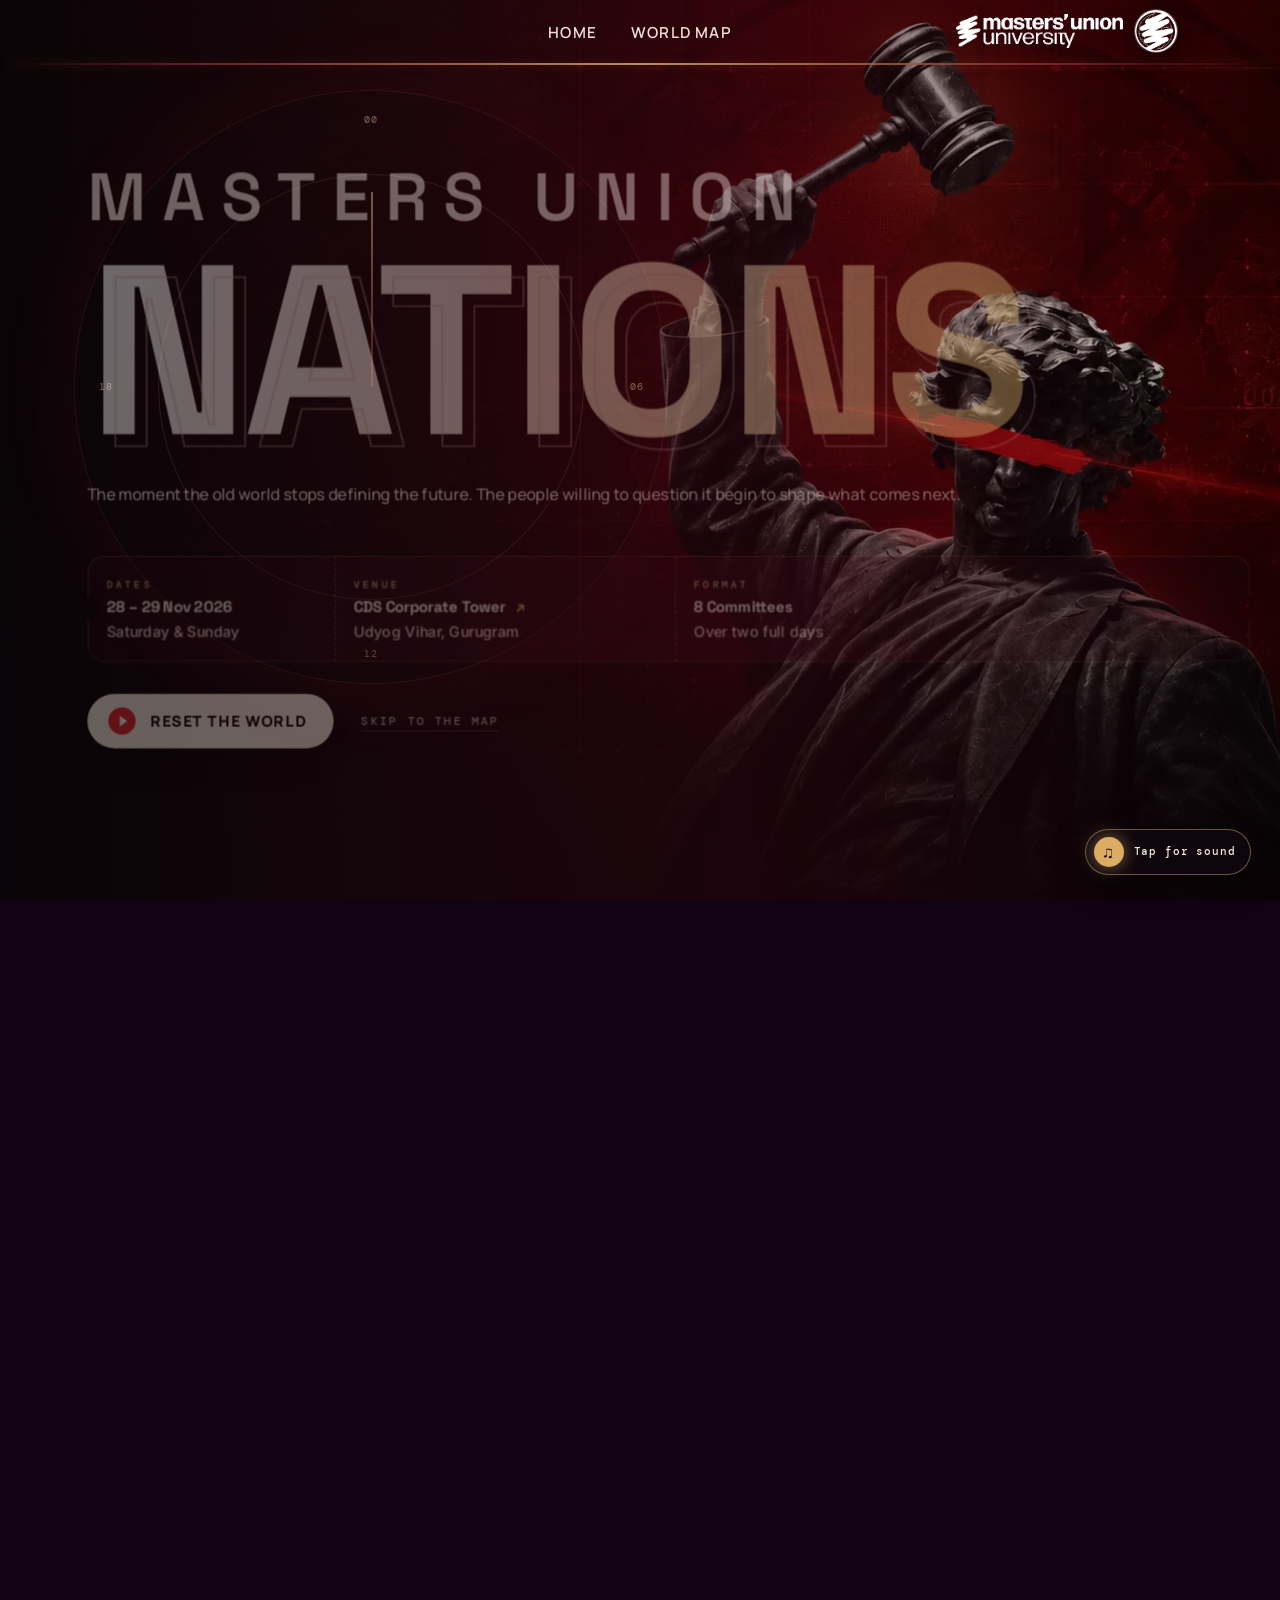
<file: index.html>
<!doctype html>
<html lang="en">
<head>
<base href="/">
<link rel="canonical" href="https://www.mastersunionmun.com/">
<meta charset="utf-8">
<meta name="viewport" content="width=device-width,initial-scale=1">
<meta name="theme-color" content="#100407">
<meta name="description" content="Masters' Union Nations — ZERO: The World Reset. 28–29 November 2026, Gurugram.">
<title>Masters' Union Nations — ZERO: The World Reset</title>
<link rel="preconnect" href="https://fonts.googleapis.com">
<link rel="preconnect" href="https://fonts.gstatic.com" crossorigin>
<link rel="preload" href="assets/images/mun-nations-hero-art.webp" as="image" fetchpriority="high">
<link rel="stylesheet" href="https://fonts.googleapis.com/css2?family=DM+Mono:wght@400;500&family=Manrope:wght@400;500;600;700;800&family=Playfair+Display:ital,wght@0,700;1,600&display=swap" media="print" onload="this.media='all'">
<link rel="stylesheet" href="https://fonts.googleapis.com/css2?family=Space+Grotesk:wght@400;500;600;700&family=Inter:wght@300;400;500;600;700&family=Press+Start+2P&display=swap" media="print" onload="this.media='all'">
<script>
/* Low-spec hardware gets a GPU-light site. ?perf=full overrides; ?perf=lite forces. */
(function(){
 var choice=new URLSearchParams(location.search).get('perf');
 var mem=navigator.deviceMemory,cores=navigator.hardwareConcurrency;
 var lite=choice==='lite'||(choice!=='full'&&(
  (typeof mem==='number'&&mem<=4)||(typeof cores==='number'&&cores<=4)||
  !!(navigator.connection&&navigator.connection.saveData)||
  matchMedia('(prefers-reduced-motion: reduce)').matches));
 window.MUNPerformance=Object.freeze({lite:lite,memoryGB:mem||null,cores:cores||null});
 document.documentElement.classList.toggle('low-spec',lite);
})();
</script>
<link rel="stylesheet" href="assets/css/tokens.css?v=reset-2">
<link rel="icon" type="image/svg+xml" href="assets/img/favicon.svg">
<link rel="stylesheet" href="assets/css/boardroom.css?v=reset-1">
<link rel="stylesheet" href="assets/css/home.css?v=reset-1">
<link rel="stylesheet" href="assets/css/theme-modals.css?v=reset-1" media="print" data-defer onload="this.media='all'">
<link rel="stylesheet" href="assets/css/committee-cinematics.css?v=reset-1" media="print" data-defer onload="this.media='all'">

<link rel="stylesheet" href="assets/css/committee-scenes.css?v=reset-1" media="print" data-defer onload="this.media='all'">
<link rel="stylesheet" href="assets/css/committee-sequence.css?v=4" media="print" data-defer onload="this.media='all'">
<link rel="stylesheet" href="assets/css/committee-v2.css?v=reset-1" media="print" data-defer onload="this.media='all'">
<link rel="stylesheet" href="assets/css/committee-v2-repair.css?v=reset-1" media="print" data-defer onload="this.media='all'">
<link rel="stylesheet" href="assets/css/committee-uniform.css?v=reset-1" media="print" data-defer onload="this.media='all'">
<link rel="stylesheet" href="assets/css/icard.css?v=reset-1" media="print" data-defer onload="this.media='all'">
<link rel="stylesheet" href="assets/css/revamp-home.css?v=film-word-wrap-1">
<link rel="stylesheet" href="assets/css/revamp-reset.css?v=reset-2">
<link rel="stylesheet" href="assets/css/revamp-credentials.css?v=reset-1" media="print" data-defer onload="this.media='all'">
<link rel="stylesheet" href="assets/css/map-morning-two-features.css?v=morning-2">
<link rel="stylesheet" href="assets/css/revamp-committees.css?v=perf-1" media="print" data-defer onload="this.media='all'">
<link rel="stylesheet" href="assets/css/perf.css?v=lean-1">
<link rel="stylesheet" href="assets/css/developer-credit.css?v=credits-1" media="print" data-defer onload="this.media='all'">
<link rel="stylesheet" href="assets/css/committee-prize-typography.css?v=pooltype-2" media="print" data-defer onload="this.media='all'">
<link rel="stylesheet" href="assets/css/committee-itineraries.css?v=order-of-business-1" media="print" data-defer onload="this.media='all'">
<link rel="stylesheet" href="assets/css/world-map-mcc-clarity.css?v=lean-1">
<link rel="stylesheet" href="assets/css/map-mobile.css?v=phone-map-2">
<link rel="stylesheet" href="assets/css/unhrc-protest.css?v=unhrc-1" media="print" data-defer onload="this.media='all'">
<link rel="stylesheet" href="assets/css/unhrc-aippm-editorial.css?v=editorial-1" media="print" data-defer onload="this.media='all'">
<link rel="stylesheet" href="assets/css/committee-copy-2026.css?v=content-1" media="print" data-defer onload="this.media='all'">
<link rel="stylesheet" href="assets/css/home-alignment-logo.css?v=alignment-4">
<link rel="stylesheet" href="assets/css/aippm-loader-box-fit.css?v=photo-loader-hd-2" media="print" data-defer onload="this.media='all'">
<link rel="stylesheet" href="assets/css/committee-mobile.css?v=phone-1" media="print" data-defer onload="this.media='all'">
<link rel="stylesheet" href="assets/css/intro-film.css?v=rial-2">
<link rel="stylesheet" href="assets/css/low-end.css?v=20261029-1">
<link rel="stylesheet" href="assets/css/home-countdown-fit.css?v=1">
<link rel="stylesheet" href="assets/css/committee-edits-2026.css?v=4">
<link rel="stylesheet" href="assets/css/landing-lite.css?v=1">
<script>
/* Landing stays lean until the map shows (see perf.css). Committee links opened directly never set it. */
if(location.pathname==='/'||location.pathname==='/index.html'){document.documentElement.classList.add('landing-lean');document.addEventListener('DOMContentLoaded',function(){new MutationObserver(function(_,o){if(document.body.classList.contains('at-map')){document.documentElement.classList.remove('landing-lean');o.disconnect();}}).observe(document.body,{attributes:true,attributeFilter:['class']});});}
</script>
<script>
/* Committee, modal and itinerary styles load after first paint; a committee URL opened directly needs them at once. */
if(/^\/(?:unhrc|mcc|ccep|ipl|aippm|dalal-street|startup-boardroom|international-press|startup|ip)\/?$/i.test(location.pathname))document.querySelectorAll('link[data-defer]').forEach(function(l){l.media='all';});
</script>
</head>
<body class="on-home">
<div class="grain"></div>
<div class="cursor-glow" id="cursorGlow"></div>
<header class="hud ronit" id="hud">
  <nav class="topnav" id="topnav">
    <a href="#home" data-goto="top">Home</a>
    <a href="#boardroom" data-goto="map">World map</a>
  </nav>
  <a class="mu-university-link" href="#home" data-goto="top" aria-label="Masters’ Union University"><img class="mu-university-wordmark" src="assets/img/masters-union-university-transparent.png" alt="Masters’ Union University" width="418" height="84" decoding="async"></a>
  <a class="landing-campaign-mark" href="#home" data-goto="top" aria-label="Masters' Union Nations — The World Reset"><img src="assets/img/mun-nations-logo.webp" alt="Masters’ Union Nations"></a>
  <button class="menu-btn" id="menuBtn" aria-label="Menu"><span></span><span></span><span></span></button>
</header>
<div class="noise">
</div>
<div class="pointer-light" id="pointerLight">
</div>
<section class="access gate-disabled" id="access" hidden aria-labelledby="accessTitle">
<div class="access-grid">
</div>
<div class="access-copy">
<p class="eyebrow">
<span class="live-dot">
</span> Diplomatic network · 2026</p>
<h1 id="accessTitle">Your seat at the<br>
<em>ZERO — The World Reset</em>
</h1>
<p>Identity clearance is required to enter the summit.</p>
<div class="access-meta">
<span>28—29 NOV 2026</span>
<span>GURUGRAM · IN</span>
</div>
</div>
<form class="credential" id="credentialForm" autocomplete="off">
<div class="lanyard">
</div>
<div class="credential-shine">
</div>
<div class="scanline">
</div>
<div class="credential-head">
<span class="seal">MU<br>N</span>
<span>DELEGATE ACCESS<br>
<b>GB—26</b>
</span>
<i id="gateLed">
</i>
</div>
<div class="portrait">
<div class="portrait-rings">
</div>
<span id="initials">ID</span>
<small>BIOMETRIC<br>CAPTURE</small>
</div>
<label for="delegateName">IDENTITY / FULL NAME</label>
<input id="delegateName" required maxlength="36" placeholder="Enter delegate name" aria-describedby="scanStatus">
<div class="credential-code">
<span>AUTH / 28.11.26</span>
<span>LEVEL / DELEGATE</span>
</div>
<button class="primary" id="verifyButton" type="submit">
<span>Verify identity</span>
<b>→</b>
</button>
<p class="scan-status" id="scanStatus">Awaiting credentials</p>
</form>
</section>
<header class="nav" id="nav">
<a class="wordmark" href="#home" data-goto="top">
<span>MU</span> Masters Union <b>Nations</b>
</a>
<nav>
<a href="#home" data-goto="top">Home</a>
</nav>
<button class="sound" id="soundToggle" aria-pressed="true">
<i>
</i>
<span>Sound on</span>
</button>
<a class="mu-university-link" href="#home" data-goto="top" aria-label="Masters’ Union University"><img class="mu-university-wordmark" src="assets/img/masters-union-university-transparent.png" alt="Masters’ Union University" width="418" height="84" decoding="async"></a>
<a class="campaign-mark-link" href="#home" data-goto="top" aria-label="Masters' Union Nations — The World Reset">
<img src="assets/img/mun-nations-logo.webp" alt="Masters’ Union Nations">
</a>
<button class="nav-toggle" id="navToggle" aria-label="Toggle navigation">Menu</button>
</header>
<div class="journey" id="journey">
<div class="journey-stick" id="journeyStick">
<section class="scene lobby ronit" id="home">
  <canvas id="stars"></canvas>
  <div class="lobby-glow a"></div><div class="lobby-glow b"></div>
  <div class="hero-ring" aria-hidden="true">
    <svg viewBox="0 0 400 400" fill="none">
      <circle cx="200" cy="200" r="196"/><circle cx="200" cy="200" r="150" stroke-dasharray="2 7"/>
      <ellipse cx="200" cy="200" rx="196" ry="70"/><ellipse cx="200" cy="200" rx="70" ry="196"/>
      <ellipse cx="200" cy="200" rx="140" ry="196"/><ellipse cx="200" cy="200" rx="196" ry="140"/>
      <path d="M4 200h392M200 4v392"/>
    </svg>
  </div>
  <i class="corner tl"></i><i class="corner tr"></i><i class="corner bl"></i><i class="corner br"></i>
  <div class="scroll-hint" aria-hidden="true"><span>SCROLL</span><i></i></div>
  <div class="hero-ticker" aria-hidden="true"><div class="track" id="tickerTrack"></div></div>
  <div class="zero-line" aria-hidden="true"><i></i><i></i><i></i></div>
  <div class="time-dial" aria-hidden="true"><i class="time-dial-hand"></i><b>00</b><b>06</b><b>12</b><b>18</b></div>
  <div class="time-readout" aria-hidden="true"><span>WORLD CLOCK / 2026</span><strong>23:59:<em id="timeSeconds">59</em></strong><small>THE FINAL SECOND</small></div>
  <div class="lobby-content">
    <p class="lobby-kicker">THE 2026 THEME <span>·</span> ZERO, THE WORLD RESET</p>
    <h1 class="lobby-title"><span class="t1">Masters Union</span><span class="t2" data-t="Nations">Nations</span></h1>
    <p class="lobby-sub">The moment the old world stops defining the future. The people willing to question it begin to shape what comes next.</p>
    <div class="pass" role="group" aria-label="Event details">
      <div class="pass-seg">
        <small>Dates</small>
        <b>28 &ndash; 29 Nov 2026</b>
        <span>Saturday &amp; Sunday</span>
      </div>
      <a class="pass-seg pass-link" href="https://www.google.com/maps/search/?api=1&amp;query=CDS+Corporate+Tower+Udyog+Vihar+Gurugram" target="_blank" rel="noopener" aria-label="Open CDS Corporate Tower, Udyog Vihar, Gurugram in Google Maps">
        <small>Venue</small>
        <b>CDS Corporate Tower <i>&#8599;</i></b>
        <span>Udyog Vihar, Gurugram</span>
      </a>
      <div class="pass-seg">
        <small>Format</small>
        <b>8 Committees</b>
        <span>Over two full days</span>
      </div>
      <div class="pass-seg pass-count" id="countdown" role="timer" aria-label="Time until the world resets">
        <small>The World Resets in</small>
        <div class="pc-digits">
          <div><b id="cd-days">00</b><i>days</i></div><u>:</u>
          <div><b id="cd-hours">00</b><i>hrs</i></div><u>:</u>
          <div><b id="cd-mins">00</b><i>min</i></div><u>:</u>
          <div><b id="cd-secs">00</b><i>sec</i></div>
        </div>
      </div>
    </div>
  </div>
</section>
<div class="dusk" aria-hidden="true"></div>
<canvas class="globe-canvas" id="globeCanvas" aria-hidden="true"></canvas>
<div class="impact-flash" id="impactFlash" aria-hidden="true"></div>
<div class="impact-veil" id="impactVeil" aria-hidden="true"><strong>THE WORLD RESETS</strong></div>
<div class="gb-words" aria-hidden="true"><span class="gb-word gb-l">ZERO</span><span class="gb-word gb-r">THE WORLD RESET</span></div>
<section class="theme-reveal" id="themeReveal" aria-hidden="true" aria-label="2026 theme reveal">
  <div class="theme-reveal-orbit" aria-hidden="true"><i></i></div>
  <div class="theme-reveal-inner">
    <div class="theme-reveal-top"><span>MASTERS' UNION NATIONS</span><span>TIME / 00:00:00</span></div>
    <div class="theme-reveal-title"><p>THE FINAL SECOND</p><h2><span>ZERO</span><em>THE WORLD RESET</em></h2><i aria-hidden="true"></i><p class="theme-reveal-deck">The old order ends. The future is yours to shape.</p></div>
    <div class="theme-reveal-bottom"><span>28—29 NOVEMBER 2026</span><span>SCROLL TO WITNESS THE RESET ↓</span></div>
  </div>
</section>
<div class="thud-ring" aria-hidden="true"></div>
<main>
<section class="boardroom" id="boardroom">
<div class="map-heading" aria-hidden="true">
<span class="live-dot"></span>
<p>Global committee network</p>
<b>Select a destination</b>
</div>
<div class="map-camera" id="mapCamera">
<div class="map-pan" aria-label="Swipe horizontally to explore the world map">
<div class="map-stage" id="mapStage">
<div class="map-aura">
</div>
<svg class="world" viewBox="0 0 1000 520" preserveAspectRatio="none" role="img" aria-label="Interactive world map showing eight committee destinations">
<defs>
<filter id="glow">
<feGaussianBlur stdDeviation="5" result="b"/>
<feMerge>
<feMergeNode in="b"/>
<feMergeNode in="SourceGraphic"/>
</feMerge>
</filter>
</defs>
<g class="routes" id="routes">
</g>
</svg>
<div class="nodes" id="nodes">
</div>
<aside class="map-cable" id="mapCable" aria-hidden="true"><pre id="mapCableText"></pre></aside>
<aside class="map-preview" id="mapPreview"><span id="previewNum">01</span><div><small id="previewCity">GENEVA</small><b id="previewCode">UNHRC</b><p id="previewAgenda">Addressing human trafficking across Asia and Africa.</p></div><i>ENTER ↗</i></aside>
<div class="map-readout">
<span>CURSOR <b id="coords">28.46°N / 77.02°E</b>
</span>
<span>ACTIVE ROOMS <b>08</b>
</span>
</div>
</div>
 </div>
</div>
<div class="committee-rail" id="committeeRail">
</div>
</section>
</main>
</div>
</div>

<section class="committee-flight" id="committeeFlight" aria-hidden="true" aria-label="Journey to committee">
<div class="cf-stars" aria-hidden="true"></div><div class="cf-globe" aria-hidden="true"><span class="cf-globe-shine"></span></div><div class="cf-ring" aria-hidden="true"></div>
<div class="cf-destination"><small>ROUTE LOCKED</small><b id="cfCity">MUMBAI</b><span id="cfCommittee">DALAL STREET</span></div>
<svg class="cf-rocket" viewBox="0 0 180 90" aria-hidden="true"><defs><linearGradient id="rocketHull" x1="0" x2="1"><stop stop-color="#fff4d3"/><stop offset=".7" stop-color="#e4c999"/><stop offset="1" stop-color="#fff"/></linearGradient><linearGradient id="rocketFlame" x1="0" x2="1"><stop stop-color="#ff5e75"/><stop offset=".55" stop-color="#ffd36a"/><stop offset="1" stop-color="#fff8d5"/></linearGradient></defs><path d="M28 43 2 31l11 16L2 59l28-6" fill="url(#rocketFlame)"/><path d="M48 29Q82 3 153 12l18 33-18 33Q82 87 48 61l-12-16z" fill="url(#rocketHull)" stroke="#c28f56" stroke-width="3"/><path d="M91 18q-4 27 0 54M53 29 38 17l-2 25m17 19L38 73l-2-21" fill="#c93336" stroke="#f1c46e" stroke-width="3"/><circle cx="127" cy="45" r="11" fill="#17445b" stroke="#ffd987" stroke-width="5"/><path d="M164 30q13 15 0 30" fill="#e23c3a" stroke="#ffd987" stroke-width="3"/></svg>
<img class="cf-broker" src="assets/images/dalal-broker-portrait-v2.webp" alt="" aria-hidden="true" loading="lazy" decoding="async">
<div class="cf-caption"><small>MASTERS' UNION NATIONS</small><b>One world.<br>One decisive move.</b></div>
<button class="cf-skip" id="committeeJourneySkip" type="button">Skip journey <span>↗</span></button>
</section>

<section class="dalal-crash" id="dalalCrash" aria-hidden="true" aria-label="Dalal Street market crash cinematic introduction" role="dialog" aria-modal="true" aria-labelledby="dalalCrashTitle">
<video class="dc-market-footage" id="dcMarketVideo" src="assets/video/market-data-pexels.mp4" muted playsinline preload="none" aria-hidden="true"></video>
<div class="dc-archive-floor" aria-hidden="true"></div>
<canvas class="dalal-crash-canvas" id="dalalCrashCanvas" aria-hidden="true"></canvas>
<div class="dc-atmosphere" aria-hidden="true"></div><div class="dc-scanlines" aria-hidden="true"></div>
<div class="dc-era-caption" aria-hidden="true">BOMBAY STOCK EXCHANGE<br>OPEN OUTCRY / A MARKET IN MOTION</div>
<div class="dc-ticker" aria-hidden="true"><span class="dc-live"><i></i> SIMULATED</span><b>BSE <i>•</i> DALAL STREET <i>•</i> MARKET OPEN</b><span class="dc-prices" id="dcIndex">MU INDEX&nbsp; 18,642.45&nbsp; <em>▲ 0.42%</em></span></div>
<div class="dc-data-tunnel" id="dcDataTunnel" aria-hidden="true"></div><div class="dc-crash-flash" aria-hidden="true"></div>
<div class="dc-title"><h1 id="dalalCrashTitle" aria-label="FORTUNES RISE. EMPIRES FALL.">FORTUNES RISE.<br><em>EMPIRES FALL.</em></h1><p>DALAL STREET</p><span>MASTERS’ UNION NATIONS&nbsp; / &nbsp;MUMBAI</span></div>
<button class="dc-skip" id="dalalCrashSkip" type="button">Skip intro <span aria-hidden="true">↗</span></button>
</section>

<section class="startup-launch" id="startupLaunch" aria-hidden="true" aria-label="Startup Boardroom cinematic introduction" role="dialog" aria-modal="true" aria-labelledby="startupLaunchTitle">
<video class="sl-footage sl-bridge" id="slBridgeVideo" src="assets/video/san-francisco-golden-gate-pexels.mp4" muted playsinline preload="none" aria-hidden="true"></video>
<video class="sl-footage sl-boardroom" id="slBoardroomVideo" src="assets/video/glass-boardroom-pexels.mp4" muted playsinline preload="none" aria-hidden="true"></video>
<div class="sl-vignette" aria-hidden="true"></div><div class="sl-grain" aria-hidden="true"></div><canvas class="sl-particles" id="slParticles" aria-hidden="true"></canvas>
<div class="sl-location"><i></i><span>SAN FRANCISCO <b>•</b> SILICON VALLEY</span></div>
<div class="sl-valuation" aria-live="polite" aria-atomic="true"><span>VALUATION</span><b id="slValuation">$1M</b></div>
<div class="sl-title"><p>MASTERS’ UNION NATIONS <i>·</i> SAN FRANCISCO</p><h1 id="startupLaunchTitle">STARTUP<br><em>BOARDROOM</em></h1><span>THE NEXT BILLION-DOLLAR IDEA</span></div>
<button class="sl-skip" id="startupLaunchSkip" type="button">Skip intro <span aria-hidden="true">↗</span></button>
</section>

<section class="mcc-night-flight" id="mccNightFlight" aria-hidden="true" aria-label="Midnight Crisis Committee cinematic introduction" role="dialog" aria-modal="true" aria-labelledby="mccFlightTitle">
<video class="mcc-drone-video" id="mccDroneVideo" src="assets/video/mcc-new-york-drone.mp4" muted playsinline preload="none" aria-hidden="true"></video>
<div class="mcc-night-grade" aria-hidden="true"></div><div class="mcc-city-lights" aria-hidden="true"></div><div class="mcc-flight-vignette" aria-hidden="true"></div>
<div class="mcc-flight-title"><p>MASTERS’ UNION NATIONS <i>·</i> NEW YORK</p><h1 id="mccFlightTitle">MIDNIGHT CRISIS<br><em>COMMITTEE</em></h1><span class="mcc-flight-tagline">WHEN THE CLOCK STOPS, JUDGMENT BEGINS.</span></div>
<button class="mcc-flight-skip" id="mccFlightSkip" type="button">Skip intro <span aria-hidden="true">↗</span></button>
</section>

<section class="ip-cinematic" id="ipCinematic" aria-hidden="true" aria-label="International Press cinematic introduction" role="dialog" aria-modal="true" aria-labelledby="ipCinemaTitle">
<div class="ip-cinema-atmosphere" aria-hidden="true"></div>
<i class="ip-flash ip-flash-a" aria-hidden="true"></i><i class="ip-flash ip-flash-b" aria-hidden="true"></i><i class="ip-flash ip-flash-c" aria-hidden="true"></i>
<div class="ip-cinema-depth" aria-hidden="true">
  <article class="ip-paper ip-paper-far ip-paper-a"><header><b>THE WORLD</b><small>GLOBAL EDITION · 28 NOV</small></header><h2>THE WORLD<br>IS IN SESSION</h2><div class="ip-paper-photo ip-photo-globe"></div><div class="ip-paper-columns"><i></i><i></i><i></i></div></article>
  <article class="ip-paper ip-paper-back ip-paper-b"><header><b>THE DISPATCH</b><small>INDEPENDENT · NO. 08</small></header><h2>POWER.<br>POLICY. PEOPLE.</h2><div class="ip-paper-columns"><i></i><i></i><i></i></div><div class="ip-paper-rule"></div></article>
  <article class="ip-paper ip-paper-mid ip-paper-c"><header><b>THE LEDGER</b><small>SUMMIT SPECIAL</small></header><h2>INSIDE THE<br>DECISIONS</h2><div class="ip-paper-photo ip-photo-briefing"></div><div class="ip-paper-columns"><i></i><i></i><i></i></div></article>
  <article class="ip-paper ip-paper-front ip-paper-d"><header><b>THE OBSERVER</b><small>LIVE FROM THE FLOOR</small></header><h2>THE STORIES<br>THAT MOVE US</h2><div class="ip-paper-columns"><i></i><i></i><i></i></div><div class="ip-paper-rule"></div></article>
  <article class="ip-paper ip-paper-front ip-paper-e"><header><b>WORLD / PRESS</b><small>MASTERS' UNION NATIONS</small></header><h2>TRUTH IS THE<br>FIRST DRAFT</h2><div class="ip-paper-photo ip-photo-press"></div><div class="ip-paper-columns"><i></i><i></i><i></i></div></article>
  <div class="ip-camera-rig">
    <img class="ip-camera" src="assets/images/ip-press-camera.webp" alt="Premium press camera with a reflective glass lens" loading="lazy" decoding="async">
  </div>
</div>
<div class="ip-title-lockup"><p>THE WORLD, THROUGH A DIFFERENT LENS</p><h1 id="ipCinemaTitle" aria-label="THE WORLD IS WATCHING.">THE WORLD<br><em>IS WATCHING.</em></h1><span>MASTERS’ UNION NATIONS</span></div>
<button class="ip-cinema-skip" id="ipCinemaSkip" type="button">Skip intro <span>↗</span></button>
</section>

<section class="dalal-page" id="dalalCommitteePage" role="dialog" aria-modal="true" aria-labelledby="dpTitle" aria-hidden="true">
<header class="dp-nav"><button id="dalalPageClose" type="button" aria-label="Return to committee map">← <span>World map</span></button><a class="dp-brand" href="#dalalTop">MU <i>/</i> MUN</a><div class="dp-nav-right"><a class="dp-nav-cta" href="#dalalRegister">Register <span>↗</span></a><img class="mu-university-wordmark" src="assets/img/masters-union-university-transparent.png" alt="Masters’ Union University" width="418" height="84" decoding="async"><img class="committee-brand-mark" src="assets/img/mun-nations-logo.webp" alt="Masters’ Union Nations"></div></header>
<main class="dp-scroll" id="dalalPageScroll">

<section class="dp-hero" id="dalalTop"><div class="dp-scene" aria-hidden="true"><div class="dp-bse-panorama"></div><div class="dp-market-display"><div class="dp-market-tape"><span>MU MARKET SIMULATION · EQUITY DESK <b>+1.42%</b> · IPO INDEX <b>+0.86%</b> · DALAL STREET <b>OPEN</b> · </span><span>MU MARKET SIMULATION · EQUITY DESK <b>+1.42%</b> · IPO INDEX <b>+0.86%</b> · DALAL STREET <b>OPEN</b> · </span></div></div><svg class="dp-chart" viewBox="0 0 480 160" preserveAspectRatio="none"><path d="M0 132 L35 117 L61 122 L94 86 L128 94 L156 78 L190 93 L228 56 L264 66 L300 45 L325 68 L355 28 L388 43 L420 19 L480 5"/></svg></div><div class="dp-hero-glow"></div><div class="dp-hero-copy"><p class="dp-eyebrow"><i></i> COMMITTEE 06 &nbsp;·&nbsp; MUMBAI, INDIA</p><h1 id="dpTitle" aria-label="DALAL STREET"><span>DALAL</span><br><em>STREET</em></h1><p class="dp-hero-tagline">WHERE EVERY DECISION MOVES THE MARKET.</p><div class="dp-meta"><span>28—29 NOV 2026</span><span>MASTERS' UNION · GURUGRAM</span></div><div class="dp-hero-actions"><a class="dp-primary" href="#dalalBrief">Explore the committee <b>↓</b></a><button class="mu-dalal-register" type="button">Start registration <b>↓</b></button></div></div><div class="dp-hero-caption"><span>THE BOMBAY STOCK EXCHANGE</span><i>19°04′34″N &nbsp; 72°52′40″E</i></div></section>

<section class="dp-section dp-brief" id="dalalBrief"><div class="dp-section-title"><small>01 / THE BRIEF</small><h2>Think like an<br><em>underwriter.</em></h2></div><div class="dp-brief-copy"><p class="dp-lead">An IPO underwriting simulation, not a parliamentary debate.</p><p>Research the company, investigate its prospects and risks, then set a defensible offer price. Negotiate the offering and prepare to take it to market.</p><div class="dp-tags"><span>MARKETS</span><span>FINANCE</span><span>RISK</span><span>NEGOTIATION</span></div></div></section>
<section class="dp-playbook"><div><small>02 / YOUR PLAYBOOK</small><h2>Make your<br><em>call.</em></h2><p>Do the diligence. Set the price. Pitch the issue and negotiate the close.</p></div><ol><li><i>01</i><span><b>Do the diligence</b><small>Know the company before you price it.</small></span></li><li><i>02</i><span><b>Set the price</b><small>Build a valuation you can defend.</small></span></li><li><i>03</i><span><b>Ring the bell</b><small>Pitch, negotiate and close the deal.</small></span></li></ol></section>
<section class="mun-itinerary" id="dpItinerary" aria-label="Dalal Street order of business, day one and day two"></section>
<section class="dp-awards"><div class="dp-awards-head"><small>03 / TOTAL PRIZE POOL</small><h2>Total prize pool.<br><em>Make it count.</em></h2><p>Combined prize pool for Dalal Street.</p></div><article><small>TOTAL PRIZE POOL</small><b>₹20,000</b><span>Combined prize pool for this committee.</span></article></section>

<section class="dp-register" id="dalalRegister"><div class="dp-register-copy"><small>CREDENTIALS</small><h2>Step onto<br><em>Dalal Street.</em></h2><p>Enter your details to begin. Next, create your delegate ID and continue to payment.</p><div class="dp-register-details"><span>IN PERSON <b>Mumbai-inspired market simulation</b></span><span>VENUE <b>CDS Corporate Tower, Udyog Vihar</b></span><span>CONFERENCE DATES <b>28—29 November 2026</b></span></div></div><form class="dp-form" id="dalalInlineForm"><label>FULL NAME<input name="name" required autocomplete="name" placeholder="Your full name"></label><label>EMAIL<input name="email" type="email" required autocomplete="email" placeholder="you@example.com"></label><label>INSTITUTION<input name="institution" required autocomplete="organization" placeholder="School or university"></label><label>Phone number<input name="phone" type="tel" required autocomplete="tel" inputmode="tel" maxlength="16" pattern="[+]?[0-9]{7,15}" title="Enter 7–15 digits, optionally starting with +; omit spaces." placeholder="+919876543210"></label><input type="hidden" name="applyingFor" value="DALAL"><p class="dp-form-note" id="dalalFormNote" aria-live="polite"></p><button type="submit">Start registration <b>↗</b></button><small>Next, continue to delegate ID and payment.</small></form></section>
<footer class="dp-footer with-site-credit"><span>DALAL STREET · MASTERS' UNION NATIONS</span><span class="site-credit" aria-label="Designed and developed by Aadhar Gupta and Ronit Pahuja"><span class="site-credit-label">Designed &amp; developed by</span><span class="site-credit-names"><a href="https://github.com/Aadhar-Gupta-0" target="_blank" rel="noopener noreferrer">Aadhar Gupta</a><span class="site-credit-join" aria-hidden="true">&amp;</span><a href="https://github.com/ronitpahuja08" target="_blank" rel="noopener noreferrer">Ronit Pahuja</a></span></span><a href="#dalalTop">Back to top ↑</a></footer>

</main>
<aside class="dp-mascot" id="dalalMascot" aria-hidden="true"><img src="assets/images/dalal-broker-portrait-v2.webp" alt="" loading="lazy" decoding="async"></aside>
</section>

<section class="committee-page" id="committeePage" role="dialog" aria-modal="true" aria-labelledby="cpTitle" aria-hidden="true">
<header class="cp-nav">
<button class="cp-back" id="committeePageClose" type="button"><span aria-hidden="true">←</span> World map</button>
<div class="cp-nav-right">
<a class="cp-nav-register" href="#cpRegister">Register <span aria-hidden="true">↗</span></a>
<img class="mu-university-wordmark" src="assets/img/masters-union-university-transparent.png" alt="Masters’ Union University" width="418" height="84" decoding="async">
<img class="committee-brand-mark" src="assets/img/mun-nations-logo.webp" alt="Masters’ Union Nations">
</div>
</header>
<main class="cp-scroll" id="committeePageScroll" tabindex="-1">
<div class="cp-scroll-backdrop" aria-hidden="true"></div>
<section class="cp-hero" id="committeePageTop" aria-labelledby="cpTitle">
<div class="mcc-scene" aria-hidden="true"><div class="mcc-panorama"></div><div class="mcc-haze"></div><div class="mcc-stars"></div><div class="mcc-rail"><div class="mcc-train"><span class="mcc-car"><i></i><i></i><i></i><i></i></span><span class="mcc-car"><i></i><i></i><i></i><i></i></span><span class="mcc-car"><i></i><i></i><i></i><i></i></span><span class="mcc-car"><i></i><i></i><i></i><i></i></span><span class="mcc-car"><i></i><i></i><i></i><i></i></span></div></div><div class="mcc-foreground"></div></div>
<div class="ipl-scene" aria-hidden="true"><div class="ipl-panorama"></div><div class="ipl-stands"></div><div class="ipl-crowd-flash"></div><img class="ipl-bowler" src="assets/images/ipl-bowler.webp" alt="" loading="lazy" decoding="async"><img class="ipl-batsman" src="assets/images/ipl-batsman.webp" alt="" loading="lazy" decoding="async"><div class="ipl-ball"></div><div class="ipl-haze"></div></div>
<div class="cp-hero-copy">
<p class="cp-eyebrow"><span id="cpNumber">COMMITTEE 01</span><i aria-hidden="true"></i><span id="cpLocation">GENEVA / SWITZERLAND</span></p>
<h1 id="cpTitle"><span id="cpHeroA">The room is</span><br><em id="cpHeroB">yours to shape.</em></h1>
<p class="mu-mcc-tagline">BEYOND LIFE. BEYOND TIME.</p>
<h2 class="cp-full-name" id="cpFullName">Committee name</h2>
<p class="cp-agenda" id="cpAgenda"></p>
<div class="cp-meta"><span>28—29 NOV 2026</span><span>MASTERS' UNION · GURUGRAM</span></div>
<div class="mu-hero-actions"><a class="cp-primary" href="#cpBrief">Explore the committee <b aria-hidden="true">↓</b></a></div>
</div>
<aside class="cp-hero-art" aria-hidden="true">
<div class="cp-art-grid"></div><div class="cp-art-orbit"></div>
<span class="cp-art-code" id="cpArtCode">UNHRC</span>
<div class="cp-art-caption"><small>COMMITTEE LOCATION</small><b id="cpArtCity">GENEVA</b></div>
</aside>
</section>
<section class="cp-section cp-brief" id="cpBrief">
<div class="cp-section-label"><small>01 / THE MANDATE</small><h2>Understand<br><em>what is at stake.</em></h2></div>
<div class="cp-brief-copy"><p class="cp-lead" id="cpLead"></p><p id="cpIntro"></p><div class="cp-tags" id="cpSkills"></div></div>
</section>
<section class="cp-do">
<div class="cp-do-head"><small>02 / YOUR ROLE</small><h2>How the room<br><em>moves forward.</em></h2><p>Every committee rewards preparation, clear thinking and the ability to work with the room.</p></div>
<ol class="cp-steps" id="cpSteps"></ol>
</section>
<section class="ipl-auction-guide" aria-labelledby="iplAuctionTitle">
  <div class="ipl-auction-intro"><small>IPL / THE AUCTION PROCESS</small><h2 id="iplAuctionTitle">GOING ONCE,<br><em>going twice.</em></h2><p>Seven steps from the retention list to the final squad.</p></div>
  <ol class="ipl-auction-list">
    <li><span>01</span><div><b>Retentions</b><p>Teams lock in core players before the auction.</p></div></li>
    <li><span>02</span><div><b>The purse</b><p>Every franchise starts with the same budget.</p></div></li>
    <li><span>03</span><div><b>Player sets</b><p>Players come up in groups: marquee, batters, bowlers, all-rounders and keepers.</p></div></li>
    <li><span>04</span><div><b>The bidding</b><p>Players open at a base price; bids rise until the hammer falls.</p></div></li>
    <li><span>05</span><div><b>Right to Match</b><p>Teams can match the winning bid to keep a former player.</p></div></li>
    <li><span>06</span><div><b>Accelerated round</b><p>Unsold players return for a fast final round.</p></div></li>
    <li><span>07</span><div><b>Squad check</b><p>Every team must meet squad size and overseas-player limits.</p></div></li>
  </ol>
</section>
<section class="mun-itinerary" id="cpItinerary" aria-label="Committee order of business, day one and day two"></section>
<section class="cp-awards" id="cpAwards">
<div class="cp-awards-head"><small>03 / TOTAL PRIZE POOL</small><h2>Total prize pool.<br><em>At stake.</em></h2><p id="cpAwardsNote"></p></div>
<div class="cp-awards-list" id="cpAwardsList"></div>
</section>
<section class="cp-register" id="cpRegister">
<div><small>CREDENTIALS</small><h2>Bring your point<br><em>of view.</em></h2><p>Register for this committee and prepare to take part in two days of debate, decision-making and collaboration.</p></div>
<div class="cp-register-actions"><button class="cp-apply" id="committeePageApply" type="button">Start registration <b aria-hidden="true">↗</b></button><small>Registration continues in the existing delegate form.</small></div>
</section>
<footer class="cp-footer with-site-credit"><span>MASTERS' UNION NATIONS · THE WORLD RESET</span><span class="site-credit" aria-label="Designed and developed by Aadhar Gupta and Ronit Pahuja"><span class="site-credit-label">Designed &amp; developed by</span><span class="site-credit-names"><a href="https://github.com/Aadhar-Gupta-0" target="_blank" rel="noopener noreferrer">Aadhar Gupta</a><span class="site-credit-join" aria-hidden="true">&amp;</span><a href="https://github.com/ronitpahuja08" target="_blank" rel="noopener noreferrer">Ronit Pahuja</a></span></span><a href="#committeePageTop">Back to top ↑</a></footer>
</main>
</section>

<section class="dossier" id="dossier" aria-hidden="true">
<button class="close" id="dossierClose" aria-label="Close dossier">Close ×</button>
<div class="dossier-visual">
<div class="crest" id="dossierCrest">
</div>
<p id="dossierCity">
</p>
<div class="visual-rings">
</div>
</div>
<div class="dossier-content">
<p class="eyebrow" id="dossierIndex">
</p>
<h2 id="dossierCode">
</h2>
<h3 id="dossierFull">
</h3>
<div class="agenda">
<small>THE AGENDA</small>
<p id="dossierAgenda">
</p>
</div>
<div class="dossier-copy">
<div>
<small>BRIEFING</small>
<p id="dossierIntro">
</p>
</div>
<div>
<small>IN THE ROOM</small>
<p id="dossierExpect">
</p>
</div>
</div>
<div class="skill-row" id="skills">
</div>
<div class="dossier-actions">
<button class="primary" id="dossierApply">Apply for this committee <b>→</b>
</button>
<a class="matrix-chip" id="dossierMatrix" target="_blank" rel="noopener" hidden>Matrix link &#8599;</a>
<button class="committee-sound" id="dossierSound" type="button"><span>■</span> Stop committee music</button>
<p id="dossierAwards"></p>
</div>
</div>
</section>
<dialog class="modal apply-modal" id="applyModal" role="dialog" aria-modal="true" aria-labelledby="formTitle">
<button class="close modal-close" data-close="applyModal" type="button">Close &times;</button>
<div class="ap-grid">
<aside class="ap-side">
<p class="ap-eyebrow"><i class="ap-dot"></i> Delegate onboarding</p>
<div class="ap-crest" id="formCrest">MCC</div>
<h3 class="ap-full" id="formFull">Committee</h3>
<p class="ap-agenda" id="formAgenda"></p>
<ul class="ap-facts">
<li><b>28 &ndash; 29 Nov 2026</b><span>Two full days</span></li>
<li><b>CDS Corporate Tower</b><span>Udyog Vihar, Gurugram</span></li>
</ul>
</aside>
<div class="ap-main">
<h2 id="formTitle">Application</h2>
<p class="ap-lead">Fill in your details, then continue to registration to confirm your seat.</p>
<form id="applyForm">
<div class="ap-row">
<label><span>Full name</span><input id="fName" name="name" required autocomplete="name" placeholder="Your full name"></label>
<label><span>Email</span><input name="email" type="email" required autocomplete="email" placeholder="you@example.com"></label>
</div>
<label><span>Applying for</span><select id="fRole" name="applyingFor"></select></label>
<label><span>Institution</span><input name="institution" required autocomplete="organization" placeholder="School or university"></label>
<label><span>Phone number</span><input name="phone" type="tel" required autocomplete="tel" inputmode="tel" maxlength="16" pattern="[+]?[0-9]{7,15}" title="Enter 7–15 digits, optionally starting with +; omit spaces." placeholder="+919876543210"></label>
<p class="form-note" id="formNote"></p>
<button class="primary ap-submit" type="submit"><span>Proceed to registration</span><b>&rarr;</b></button>
<p class="secure-note">Next step: a registration payment unlocks your delegate ID.</p>
</form>
</div>
</div>
</dialog>
<dialog class="modal studio-modal" id="studioModal" role="dialog" aria-modal="true" aria-labelledby="studioTitle">
<button class="close modal-close" data-close="studioModal">Close ×</button>
<div class="studio-head">
<div>
<p class="eyebrow">Virtual delegate ID studio</p>
<h2 id="studioTitle">Make your identity official.</h2>
</div>
<span class="unlocked">● STUDIO UNLOCKED</span>
</div>
<div class="studio-grid">
<form id="studioForm" class="studio-controls">
<label>Name<input id="sName" maxlength="36">
</label>
<label>School / university<input id="sSchool" maxlength="54">
</label>
<label>Portfolio / country<input id="sPortfolio" maxlength="40" placeholder="e.g. Republic of India">
</label>
<label>Profile photo<input id="sPhoto" type="file" accept="image/*">
</label>
<div>
<small>CARD FINISH</small>
<div class="finish-picks">
<button type="button" data-finish="glass" class="active">Glass</button>
<button type="button" data-finish="obsidian">Obsidian</button>
<button type="button" data-finish="ivory">Ivory</button>
<button type="button" data-finish="foil">Foil</button>
</div>
</div>
</form>
<div class="canvas-side">
<canvas id="cardCanvas" width="1080" height="1350">
</canvas>
<section class="payment-panel" id="paymentPanel">
<div><small>SECURE REGISTRATION</small><b id="paymentAmount">Registration payment</b><p id="paymentStatus">Complete payment to unlock your downloadable delegate ID.</p></div>
<button class="primary" id="paymentButton" type="button">Pay securely <span>↗</span></button>
</section>
<div>
<button class="primary" id="cardDownload" disabled>Download PNG ↓</button>
<button class="secondary" id="cardShare" disabled>Share card ↗</button>
</div>
</div>
</div>
</dialog>
<div class="toast" id="toast">
</div>
<button class="journey-music-toggle" id="journeyMusicToggle" type="button" aria-pressed="false" aria-label="Turn on soundtrack"><span class="journey-music-icon" aria-hidden="true">♫</span><span class="journey-music-label">Music off</span></button>
<script src="assets/js/soundscape.js?v=edits-1"></script>
<script src="assets/js/home.js?v=lite-1"></script>
<script src="assets/js/hero-strike.js?v=low-spec-1"></script>
<script src="assets/js/boardroom.js?v=edits-1">
</script>
<script src="assets/js/journey-audio.js?v=edits-1"></script>
<script type="module" src="assets/js/dalal-crash.js?v=reset-1"></script>
<script type="module" src="assets/js/startup-launch.js?v=reset-1"></script>
<script src="assets/js/mcc-night-flight.js?v=reset-1"></script>

<script src="assets/js/committee-scenes.js?v=reset-1"></script>
<script src="assets/js/unhrc-protest.js?v=unhrc-1"></script>
<script src="assets/js/unhrc-editorial.js?v=editorial-1"></script>
<script src="assets/js/committee-sequence.js?v=perf-1"></script>
<script src="assets/js/warmup.js?v=low-spec-1"></script>
<script src="assets/js/committee-cinematics.js?v=low-spec-1"></script>
<script src="assets/js/committee-v2.js?v=edits-1"></script>
<script src="assets/js/committee-mobile.js?v=phone-1"></script>
<script src="assets/vendor/qrcode-generator-1.4.4.min.js"></script>
<script src="assets/js/icard.js?v=reset-1"></script>
<script src="assets/js/page-routes.js?v=routes-1"></script>
<script src="assets/js/committee-itineraries.js?v=order-of-business-1"></script>
<script type="module" src="assets/js/intro-film.js?v=rial-1"></script>
</body>
</html>
</file>
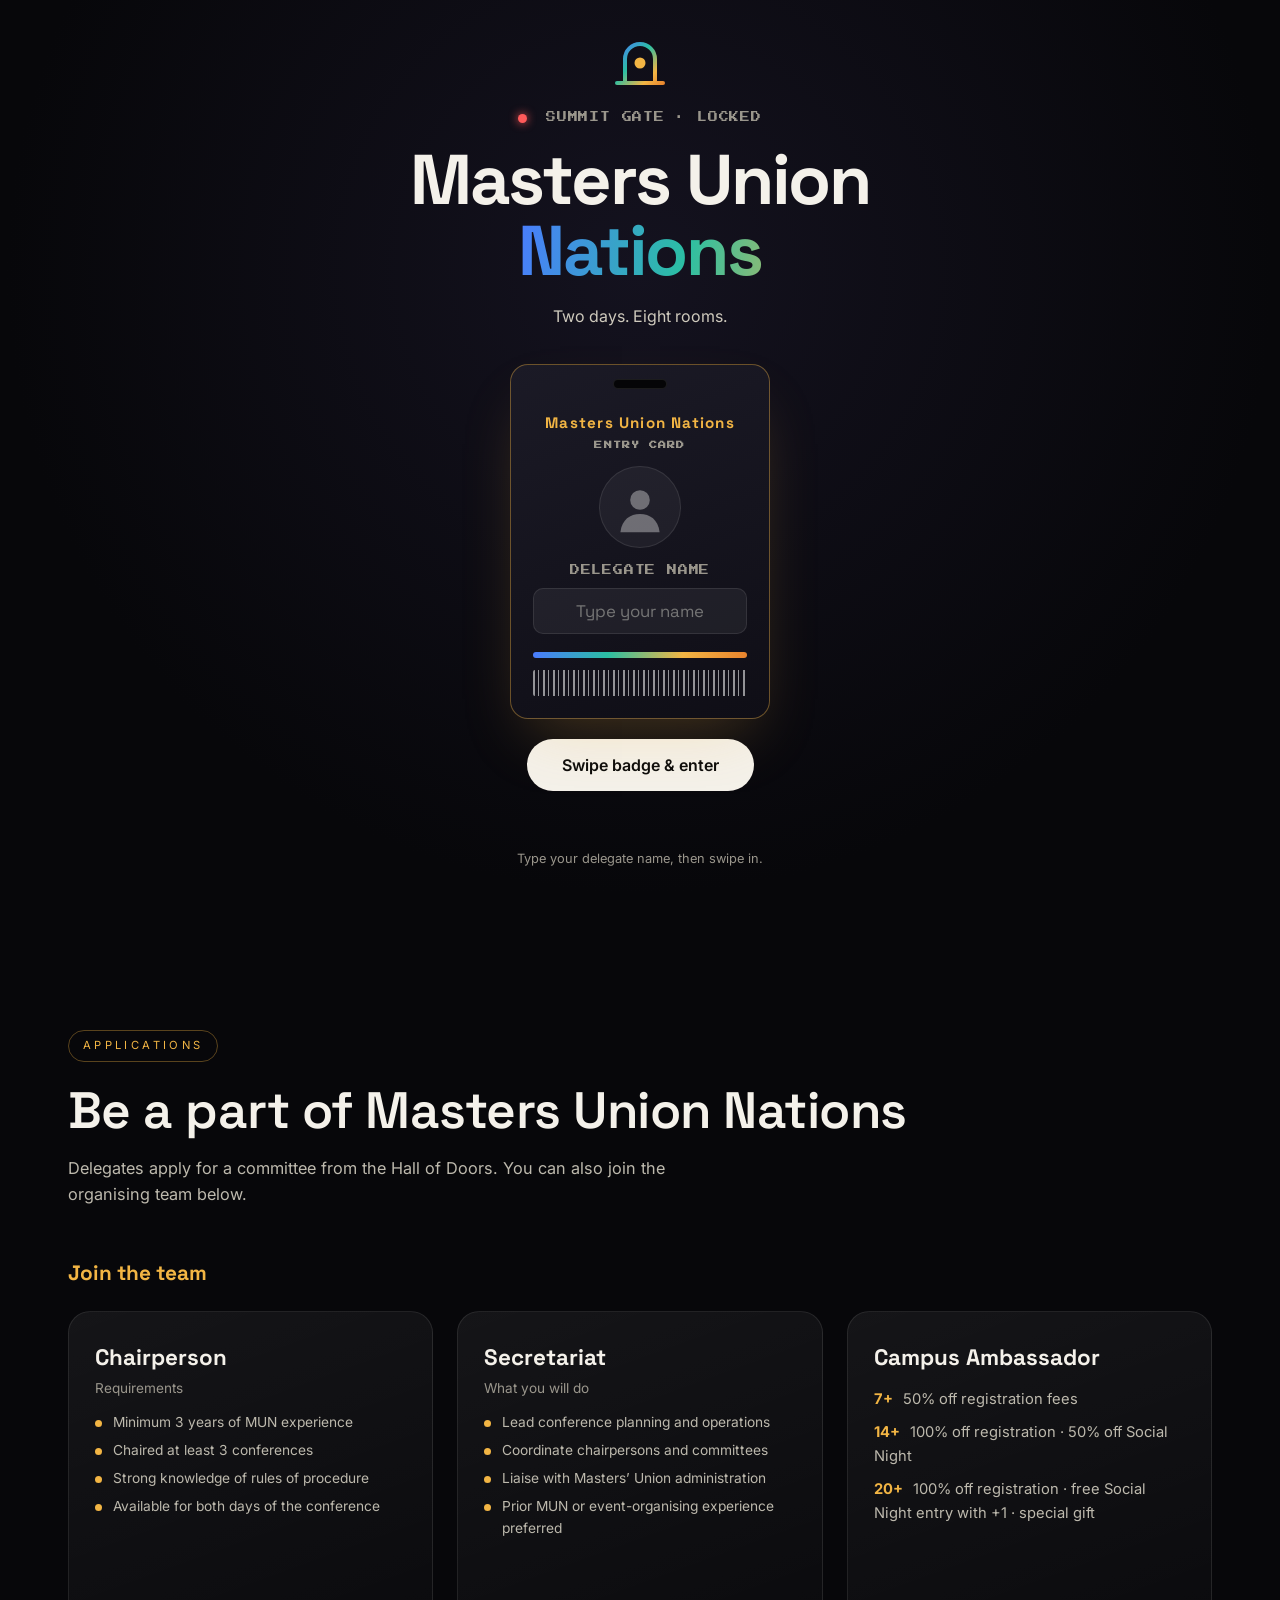
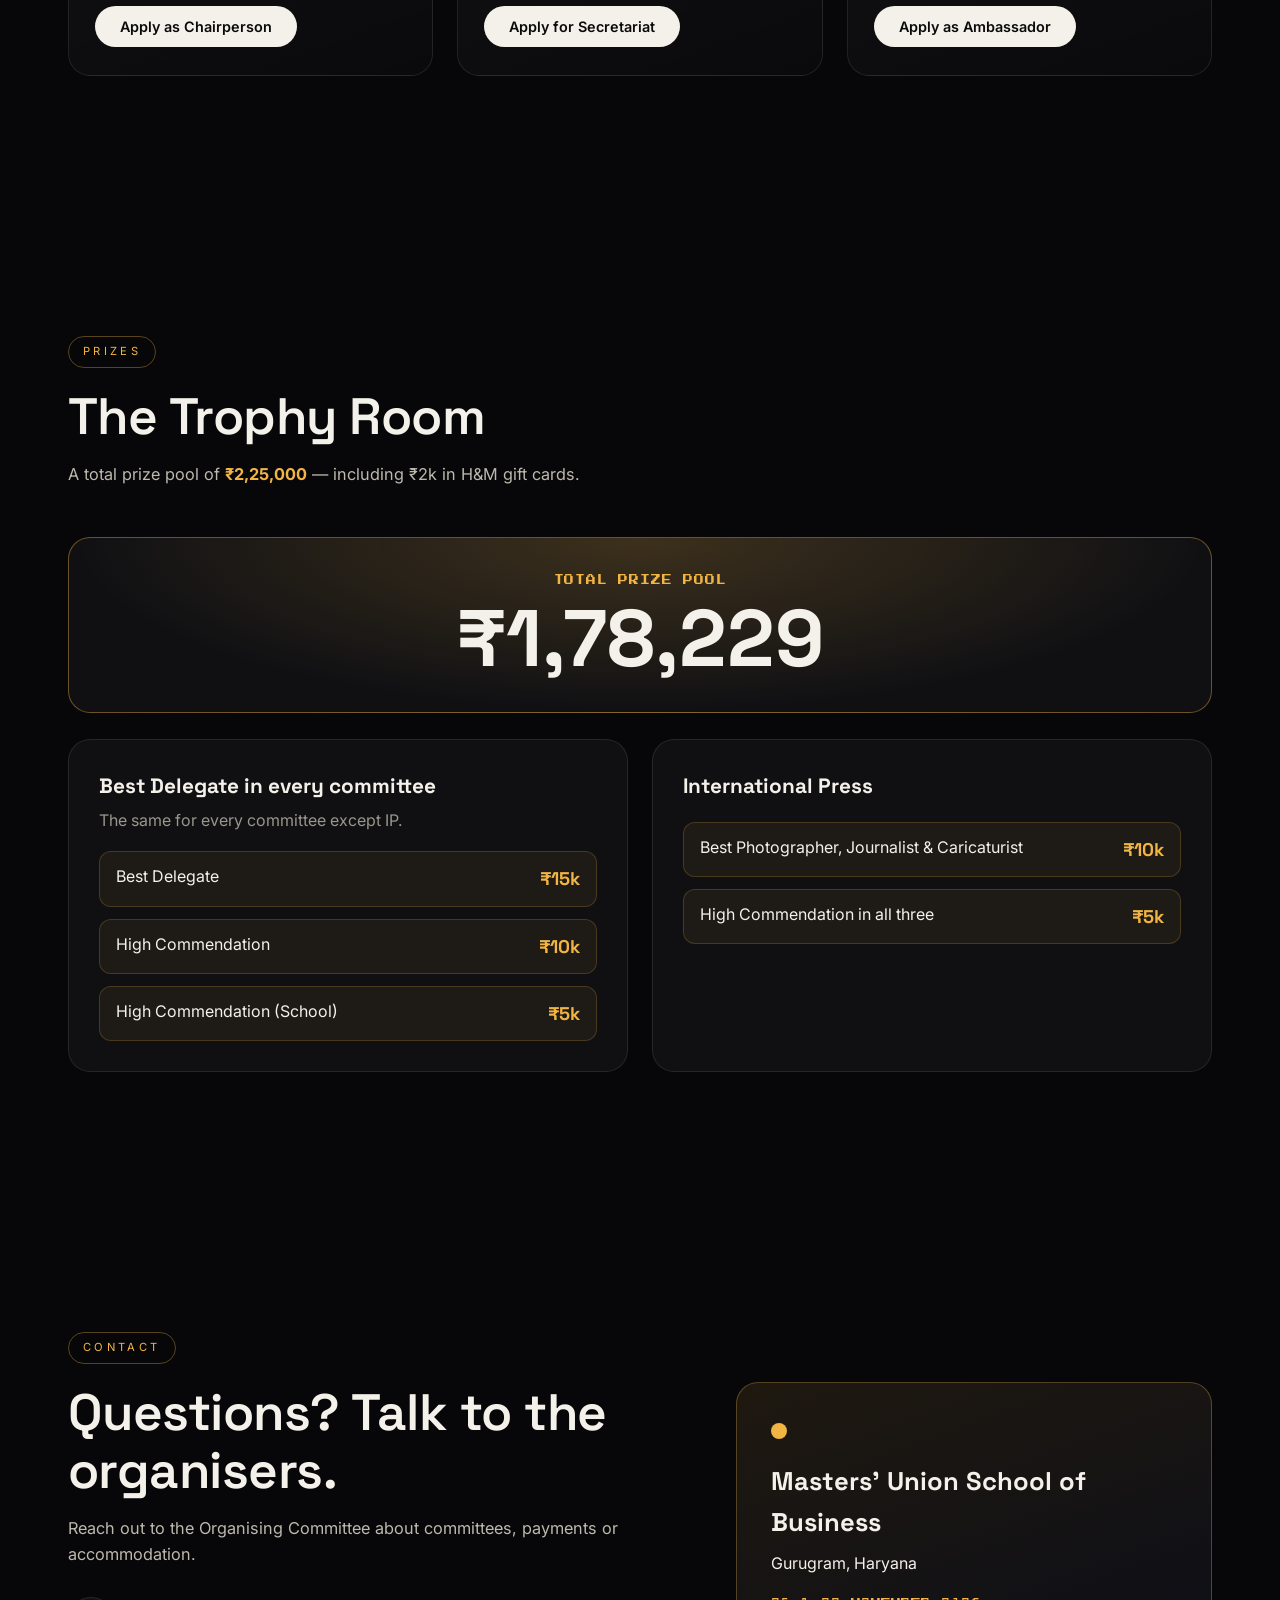
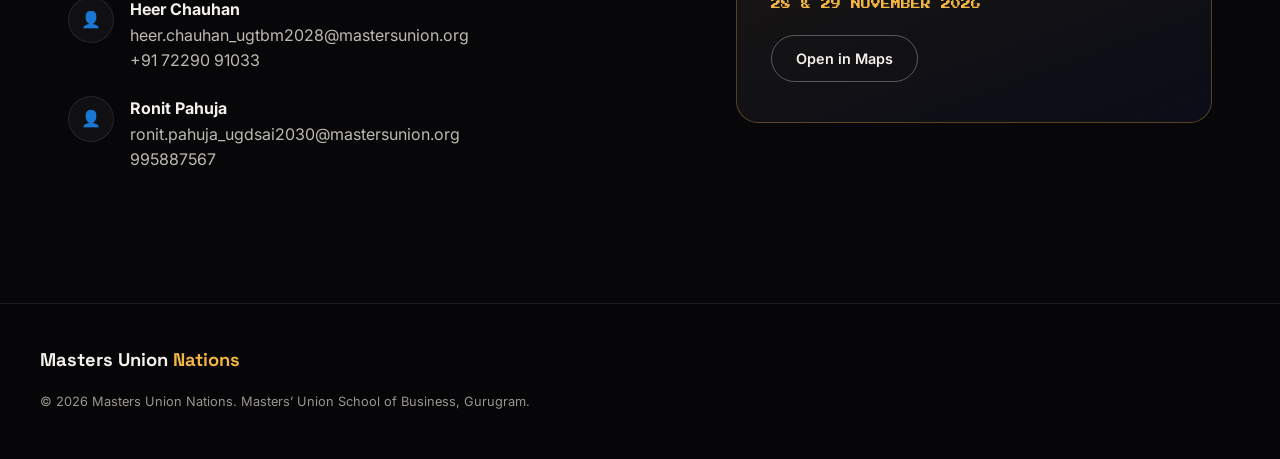
<file: legacy/original-doors/index.html>
<!DOCTYPE html>
<html lang="en">
<head>
<meta charset="UTF-8" />
<meta name="viewport" content="width=device-width, initial-scale=1.0" />
<title>Masters Union Nations</title>
<meta name="description" content="Masters Union Nations (MUN) — a two-day Model United Nations conference, 28 & 29 November 2026, Masters' Union School of Business, Gurugram." />
<link rel="preconnect" href="https://fonts.googleapis.com">
<link rel="preconnect" href="https://fonts.gstatic.com" crossorigin>
<link href="https://fonts.googleapis.com/css2?family=Space+Grotesk:wght@400;500;600;700&family=Inter:wght@300;400;500;600;700&family=Press+Start+2P&display=swap" rel="stylesheet">
<link rel="icon" type="image/svg+xml" href="assets/img/favicon.svg">
<link rel="stylesheet" href="assets/css/style.css">
</head>
<body class="locked">

<div class="grain"></div>
<div class="cursor-glow" id="cursorGlow"></div>
<canvas id="stars"></canvas>

<!-- ============ GATE (badge swipe) ============ -->
<div class="gate" id="gate">
  <div class="gate-inner">
    <img class="gate-logo" src="assets/img/logo-mark.svg" alt="Masters Union Nations logo">
    <p class="pixel gate-status"><span class="led"></span> SUMMIT GATE &middot; LOCKED</p>
    <h1 class="gate-title">Masters Union <span class="grad-text">Nations</span></h1>
    <p class="gate-sub">Two days. Eight rooms.</p>

    <form class="badge-form" id="badgeForm" autocomplete="off">
      <div class="badge" id="badge">
        <div class="badge-clip"></div>
        <div class="badge-top"><span class="badge-logo">Masters Union Nations</span><span class="badge-entry">Entry card</span></div>
        <div class="badge-avatar">
          <svg viewBox="0 0 80 80"><circle cx="40" cy="30" r="14"/><path d="M12 76c2-18 14-26 28-26s26 8 28 26z"/></svg>
        </div>
        <label for="delegateName" class="pixel">DELEGATE NAME</label>
        <input id="delegateName" maxlength="22" placeholder="Type your name" required />
        <div class="badge-strip"></div>
        <div class="badge-bar"></div>
        <div class="scan-beam"></div>
      </div>
      <button type="submit" class="btn btn-solid btn-lg magnetic" id="swipeBtn">Swipe badge &amp; enter</button>
      <p class="scan-status pixel" id="scanStatus"></p>
      <p class="gate-hint" id="gateHint">Type your delegate name, then swipe in.</p>
    </form>
  </div>
</div>

<!-- ============ TOP BANNER ============ -->
<header class="hud" id="hud">
  <a href="#top" class="brand nav-link">
    <img class="brand-logo" src="assets/img/logo-mark.svg" alt="">
    <span class="brand-mark">Masters Union <em>Nations</em></span>
  </a>
  <nav class="topnav" id="topnav">
    <a href="#top" class="nav-link">Home</a>
    <a href="#hall" class="nav-hall" id="navHall">Committee Doors</a>
    <a href="#applications" class="nav-link">Applications</a>
    <a href="#awards" class="nav-link">Prizes</a>
    <a href="#contact" class="nav-link">Contact</a>
  </nav>
  <div class="hud-stats">
    <div class="hud-chip hud-name" id="hudName">Delegate</div>
  </div>
  <button class="menu-btn" id="menuBtn" aria-label="Menu"><span></span><span></span><span></span></button>
</header>

<main id="top">

<!-- ============ HOME ============ -->
<section class="scene lobby" id="lobby">
  <div class="lobby-glow a"></div><div class="lobby-glow b"></div>
  <div class="lobby-content">
    <p class="pixel lobby-status"><span class="led on"></span> GATE OPEN &middot; WELCOME, <span id="welcomeName">DELEGATE</span></p>
    <h2 class="lobby-title">Masters Union<br/><span class="grad-text">Nations</span></h2>
    <p class="lobby-sub">A two-day Model United Nations conference for young leaders &mdash; diplomacy, debate and decision-making.</p>
    <div class="lobby-meta">
      <div class="meta-pill">&#128197; 28 &amp; 29 November 2026</div>
      <div class="meta-pill">&#128205; Masters&rsquo; Union School of Business, Gurugram</div>
    </div>
    <div class="countdown" id="countdown">
      <div class="count-box"><span id="cd-days">00</span><label>Days</label></div>
      <div class="count-box"><span id="cd-hours">00</span><label>Hours</label></div>
      <div class="count-box"><span id="cd-mins">00</span><label>Mins</label></div>
      <div class="count-box"><span id="cd-secs">00</span><label>Secs</label></div>
    </div>
    <div class="lobby-cta">
      <button class="btn btn-solid btn-lg magnetic" id="enterHall">Enter the Hall of Doors</button>
    </div>
  </div>
</section>

<!-- ============ APPLICATIONS ============ -->
<section class="scene section" id="applications">
  <div class="scene-head">
    <span class="tag">Applications</span>
    <h2 class="section-title">Be a part of Masters Union Nations</h2>
    <p class="scene-lead">Delegates apply for a committee from the Hall of Doors. You can also join the organising team below.</p>
  </div>
  <h3 class="sub-title">Join the team</h3>
  <div class="app-grid">
    <article class="app-card" data-reveal>
      <h3>Chairperson</h3>
      <p class="app-full">Requirements</p>
      <ul class="req-list">
        <li>Minimum 3 years of MUN experience</li>
        <li>Chaired at least 3 conferences</li>
        <li>Strong knowledge of rules of procedure</li>
        <li>Available for both days of the conference</li>
      </ul>
      <button class="btn btn-solid" data-apply="Chairperson">Apply as Chairperson</button>
    </article>
    <article class="app-card" data-reveal>
      <h3>Secretariat</h3>
      <p class="app-full">What you will do</p>
      <ul class="req-list">
        <li>Lead conference planning and operations</li>
        <li>Coordinate chairpersons and committees</li>
        <li>Liaise with Masters&rsquo; Union administration</li>
        <li>Prior MUN or event-organising experience preferred</li>
      </ul>
      <button class="btn btn-solid" data-apply="Secretariat">Apply for Secretariat</button>
    </article>
    <article class="app-card" data-reveal>
      <h3>Campus Ambassador</h3>
      <ul class="amb-list">
        <li><strong>7+</strong> 50% off registration fees</li>
        <li><strong>14+</strong> 100% off registration &middot; 50% off Social Night</li>
        <li><strong>20+</strong> 100% off registration &middot; free Social Night entry with +1 &middot; special gift</li>
      </ul>
      <button class="btn btn-solid" data-apply="Campus Ambassador">Apply as Ambassador</button>
    </article>
  </div>
</section>

<!-- ============ PRIZES ============ -->
<section class="scene section" id="awards">
  <div class="scene-head">
    <span class="tag">Prizes</span>
    <h2 class="section-title">The Trophy Room</h2>
    <p class="scene-lead">A total prize pool of <strong class="gold">&#8377;2,25,000</strong> &mdash; including &#8377;2k in H&amp;M gift cards.</p>
  </div>
  <div class="prize-total" data-reveal>
    <span class="pixel">TOTAL PRIZE POOL</span>
    <strong>&#8377;<span data-count="225000">0</span></strong>
  </div>
  <div class="prize-cols">
    <div class="prize-box" data-reveal>
      <h3>Best Delegate in every committee</h3>
      <p class="muted">The same for every committee except IP.</p>
      <ul class="prize-list">
        <li><span>Best Delegate</span><strong>&#8377;15k</strong></li>
        <li><span>High Commendation</span><strong>&#8377;10k</strong></li>
        <li><span>High Commendation (School)</span><strong>&#8377;5k</strong></li>
      </ul>
    </div>
    <div class="prize-box" data-reveal>
      <h3>International Press</h3>
      <ul class="prize-list">
        <li><span>Best Photographer, Journalist &amp; Caricaturist</span><strong>&#8377;10k</strong></li>
        <li><span>High Commendation in all three</span><strong>&#8377;5k</strong></li>
      </ul>
    </div>
  </div>
</section>

<!-- ============ CONTACT ============ -->
<section class="scene section" id="contact">
  <div class="contact-grid">
    <div>
      <span class="tag">Contact</span>
      <h2 class="section-title">Questions? Talk to the organisers.</h2>
      <p class="scene-lead">Reach out to the Organising Committee about committees, payments or accommodation.</p>
      <ul class="contact-list">
        <li><span class="contact-icon">&#128100;</span><div><strong>Heer Chauhan</strong><a href="mailto:heer.chauhan_ugtbm2028@mastersunion.org">heer.chauhan_ugtbm2028@mastersunion.org</a><a href="tel:+917229091033">+91 72290 91033</a></div></li>
        <li><span class="contact-icon">&#128100;</span><div><strong>Ronit Pahuja</strong><a href="mailto:ronit.pahuja_ugdsai2030@mastersunion.org">ronit.pahuja_ugdsai2030@mastersunion.org</a><a href="tel:995887567">995887567</a></div></li>
      </ul>
    </div>
    <div class="venue-card" data-reveal>
      <div class="venue-pulse"></div>
      <h3>Masters&rsquo; Union School of Business</h3>
      <p>Gurugram, Haryana</p>
      <p class="venue-dates">28 &amp; 29 NOVEMBER 2026</p>
      <a class="btn btn-outline magnetic" target="_blank" rel="noopener" href="https://www.google.com/maps/search/?api=1&query=Masters+Union+School+of+Business+Gurugram">Open in Maps</a>
    </div>
  </div>
</section>

</main>

<footer class="footer">
  <div class="footer-inner">
    <div class="brand"><span class="brand-mark">Masters Union <em>Nations</em></span></div>
    <p class="footer-copy">&copy; 2026 Masters Union Nations. Masters&rsquo; Union School of Business, Gurugram.</p>
  </div>
</footer>

<!-- ============ HALL OF DOORS (separate full-screen page) ============ -->
<div class="hallview" id="hallview" aria-hidden="true">
  <div class="hv-wall"></div>
  <div class="hv-head">
    <button class="hv-back" id="hvBack">&larr; Back</button>
    <p class="pixel hv-title">COMMITTEE DOORS</p>
    <p class="hv-sub" id="hvSub">Choose a door, Delegate.</p>
  </div>

  <div class="hv-doors" id="hvDoors"><!-- doors injected --></div>
  <div class="hv-floor"></div>

  <div class="hv-bubble" id="hvBubble">Which committee will you choose?</div>

  <div class="delegate" id="delegate">
    <svg class="dg-svg" viewBox="0 0 120 300" aria-hidden="true">
      <g class="leg leg-l"><rect x="40" y="190" width="18" height="90" rx="6" fill="#1b1a26"/><rect x="36" y="272" width="26" height="12" rx="6" fill="#0a0a0f"/></g>
      <g class="leg leg-r"><rect x="62" y="190" width="18" height="90" rx="6" fill="#23212e"/><rect x="58" y="272" width="26" height="12" rx="6" fill="#0a0a0f"/></g>
      <g class="arm arm-l"><rect x="14" y="90" width="16" height="84" rx="8" fill="#2a2840"/><circle cx="22" cy="178" r="9" fill="#e0ae84"/></g>
      <g class="arm arm-r"><rect x="90" y="90" width="16" height="84" rx="8" fill="#2a2840"/><circle cx="98" cy="178" r="9" fill="#e0ae84"/></g>
      <path d="M28 92 Q60 78 92 92 L96 200 L24 200 Z" fill="#2a2840"/>
      <path d="M50 88 L60 130 L70 88 Z" fill="#f4f1ea"/>
      <path d="M50 88 L44 140 L60 130 Z M70 88 L76 140 L60 130 Z" fill="#f2b544"/>
      <rect x="53" y="68" width="14" height="22" rx="5" fill="#e0ae84"/>
      <circle cx="60" cy="48" r="26" fill="#e8b88f"/>
      <path d="M34 46 Q36 18 60 20 Q86 18 86 46 Q76 30 60 32 Q44 30 34 46 Z" fill="#14121c"/>
      <circle cx="51" cy="50" r="2.6" fill="#14121c"/><circle cx="69" cy="50" r="2.6" fill="#14121c"/>
      <path d="M52 62 Q60 68 68 62" stroke="#8a4b3a" stroke-width="2.4" fill="none" stroke-linecap="round"/>
      <path d="M48 86 L60 148 M72 86 L60 148" stroke="#f2b544" stroke-width="2.5" fill="none"/>
    </svg>
    <div class="dg-card"><small>Masters Union Nations</small><strong id="dgName">Delegate</strong><i></i></div>
  </div>
</div>

<!-- ============ ROOM CARD ============ -->
<div class="room" id="room" aria-hidden="true">
  <div class="room-backdrop" id="roomBackdrop"></div>
  <div class="portal" id="portal"></div>
  <div class="room-panel" role="dialog" aria-modal="true" aria-labelledby="roomTitle">
    <button class="room-close" id="roomClose" aria-label="Back to the hall">&times;</button>
    <div class="room-top">
      <div class="room-glyph" id="roomGlyph"></div>
      <div>
        <p class="pixel room-room" id="roomNum"></p>
        <h3 id="roomTitle"></h3>
        <p class="room-full" id="roomFull"></p>
      </div>
    </div>
    <div class="room-body">
      <div class="room-block"><span class="pixel">AGENDA</span><p id="roomAgenda"></p></div>
      <div class="room-block"><span class="pixel">MATRIX LINK</span><p id="roomMatrix"></p></div>
      <div class="room-block"><span class="pixel">PRIZES</span><p id="roomPrize"></p></div>
    </div>
    <div class="room-foot">
      <button class="btn btn-outline" id="roomBack">Back to the hall</button>
      <button class="btn btn-solid" id="roomCta">Pick this committee &rarr;</button>
    </div>
  </div>
</div>

<!-- ============ APPLICATION FORM ============ -->
<div class="room" id="formModal" aria-hidden="true">
  <div class="room-backdrop" id="formBackdrop"></div>
  <div class="room-panel" role="dialog" aria-modal="true" aria-labelledby="formTitle">
    <button class="room-close" id="formClose" aria-label="Close form">&times;</button>
    <p class="pixel room-room">ONBOARDING</p>
    <h3 class="form-title" id="formTitle">Delegate application</h3>
    <form id="applyForm" class="apply-form">
      <label>Name<input name="name" id="fName" required maxlength="60" placeholder="Your full name"></label>
      <label>Applying for<select name="applyingFor" id="fRole" required></select></label>
      <div class="q-block">
        <span class="pixel">QUESTIONS</span>
        <label>Question 1 (to be added)<textarea name="q1" rows="3" placeholder="Your answer"></textarea></label>
        <label>Question 2 (to be added)<textarea name="q2" rows="3" placeholder="Your answer"></textarea></label>
        <label>Question 3 (to be added)<textarea name="q3" rows="3" placeholder="Your answer"></textarea></label>
      </div>
      <p class="form-note" id="formNote"></p>
      <button type="submit" class="btn btn-solid btn-lg" id="formSubmit">Submit application</button>
    </form>
  </div>
</div>

<!-- ============ ACCESS CARD ============ -->
<div class="room" id="cardModal" aria-hidden="true">
  <div class="room-backdrop" id="cardBackdrop"></div>
  <div class="room-panel card-panel" role="dialog" aria-modal="true" aria-label="Your access card">
    <button class="room-close" id="cardClose" aria-label="Close">&times;</button>
    <p class="pixel room-room">APPLICATION RECEIVED</p>
    <h3 class="form-title">Your access card is ready</h3>
    <div class="card-wrap"><canvas id="cardCanvas" width="1080" height="1920"></canvas></div>
    <p class="muted card-tip">Download it and share it on your story or with friends.</p>
    <div class="room-foot card-actions">
      <button class="btn btn-solid" id="cardShare">Share</button>
      <button class="btn btn-outline" id="cardDownload">Download PNG</button>
    </div>
  </div>
</div>



<script src="assets/js/main.js"></script>
</body>
</html>
</file>
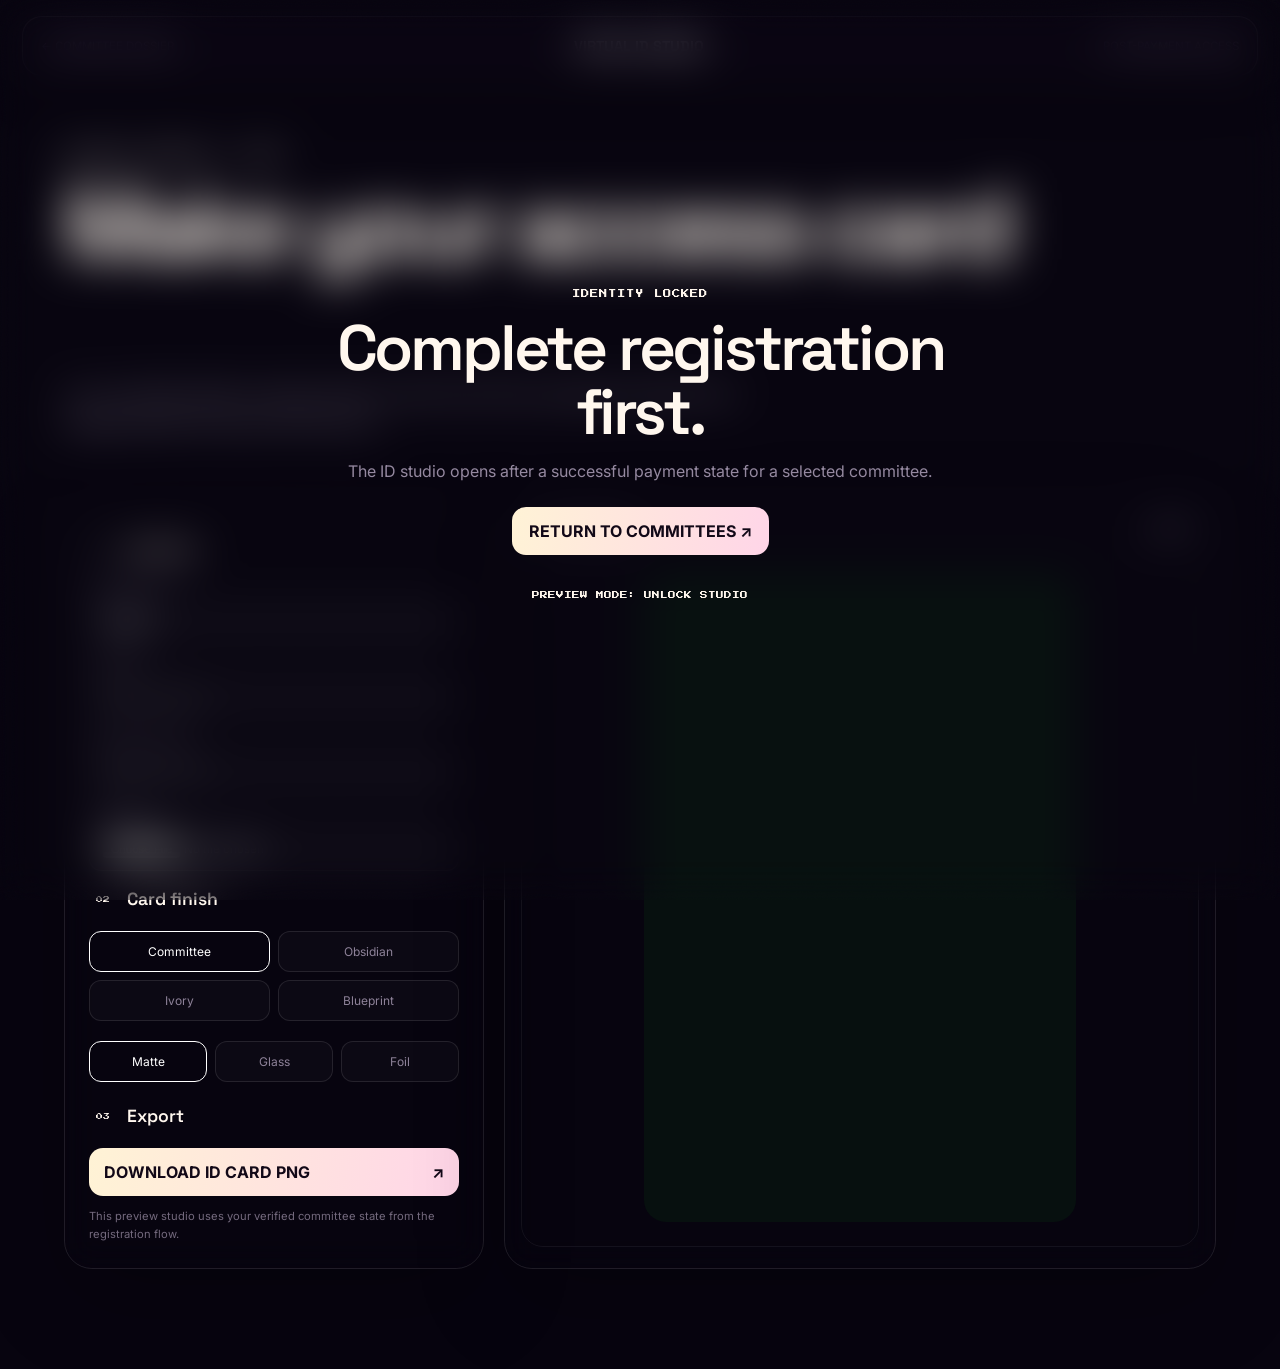
<file: card-studio.html>
<!DOCTYPE html>
<html lang="en">
<head><meta charset="UTF-8"><meta name="viewport" content="width=device-width,initial-scale=1"><meta name="theme-color" content="#07100f"><title>Virtual ID Studio — Masters Union Nations</title>
<link rel="preconnect" href="https://fonts.googleapis.com"><link rel="preconnect" href="https://fonts.gstatic.com" crossorigin><link href="https://fonts.googleapis.com/css2?family=Inter:wght@400;500;600&family=Space+Grotesk:wght@500;600;700&family=Press+Start+2P&display=swap" rel="stylesheet"><link rel="stylesheet" href="assets/css/card-studio.css"></head>
<body><div class="grain"></div><div class="studio-grid"></div>
<header><a id="backLink" href="experience.html#committees">← COMMITTEE DOSSIER</a><span>VIRTUAL <b>ID STUDIO</b></span><i id="studioStatus">POST-PAYMENT ACCESS</i></header>
<main>
<section class="studio-copy"><p class="micro">DELEGATE IDENTITY / 2026</p><h1>Make your access card<br><em>feel like yours.</em></h1><p>Your committee identity is already loaded. Customize the finish, typography treatment and delegate details, then export the final card.</p></section>
<section class="studio-shell">
  <div class="controls">
    <div class="control-head"><span>01</span><h2>Identity</h2></div>
    <label>Delegate name<input id="nameInput" maxlength="28" placeholder="Your name"></label>
    <label>Institution<input id="institutionInput" maxlength="42" placeholder="School / university"></label>
    <label>Portfolio / Country<input id="portfolioInput" maxlength="32" placeholder="Portfolio or country"></label>
    <label>Profile photo<input id="photoInput" type="file" accept="image/*"></label>
    <div class="control-head"><span>02</span><h2>Card finish</h2></div>
    <div class="theme-grid" id="themeGrid"><button data-theme="committee" class="active">Committee</button><button data-theme="obsidian">Obsidian</button><button data-theme="ivory">Ivory</button><button data-theme="blueprint">Blueprint</button></div>
    <div class="finish-grid" id="finishGrid"><button data-finish="matte" class="active">Matte</button><button data-finish="glass">Glass</button><button data-finish="foil">Foil</button></div>
    <div class="control-head"><span>03</span><h2>Export</h2></div>
    <button class="download-btn" id="downloadBtn">DOWNLOAD ID CARD PNG <span>↗</span></button>
    <p class="hint">This preview studio uses your verified committee state from the registration flow.</p>
  </div>
  <div class="preview-zone">
    <div class="preview-toolbar"><span>LIVE PREVIEW</span><b id="committeeLabel">UNHRC</b></div>
    <div class="canvas-wrap"><canvas id="cardCanvas" width="900" height="1350"></canvas></div>
  </div>
</section>
</main>
<div class="locked-layer" id="lockedLayer"><div><p class="micro">IDENTITY LOCKED</p><h2>Complete registration first.</h2><p>The ID studio opens after a successful payment state for a selected committee.</p><a id="returnCommittee" href="experience.html#committees">RETURN TO COMMITTEES ↗</a><button id="devUnlock">PREVIEW MODE: UNLOCK STUDIO</button></div></div>
<script src="assets/js/card-studio.js"></script></body></html>
</file>
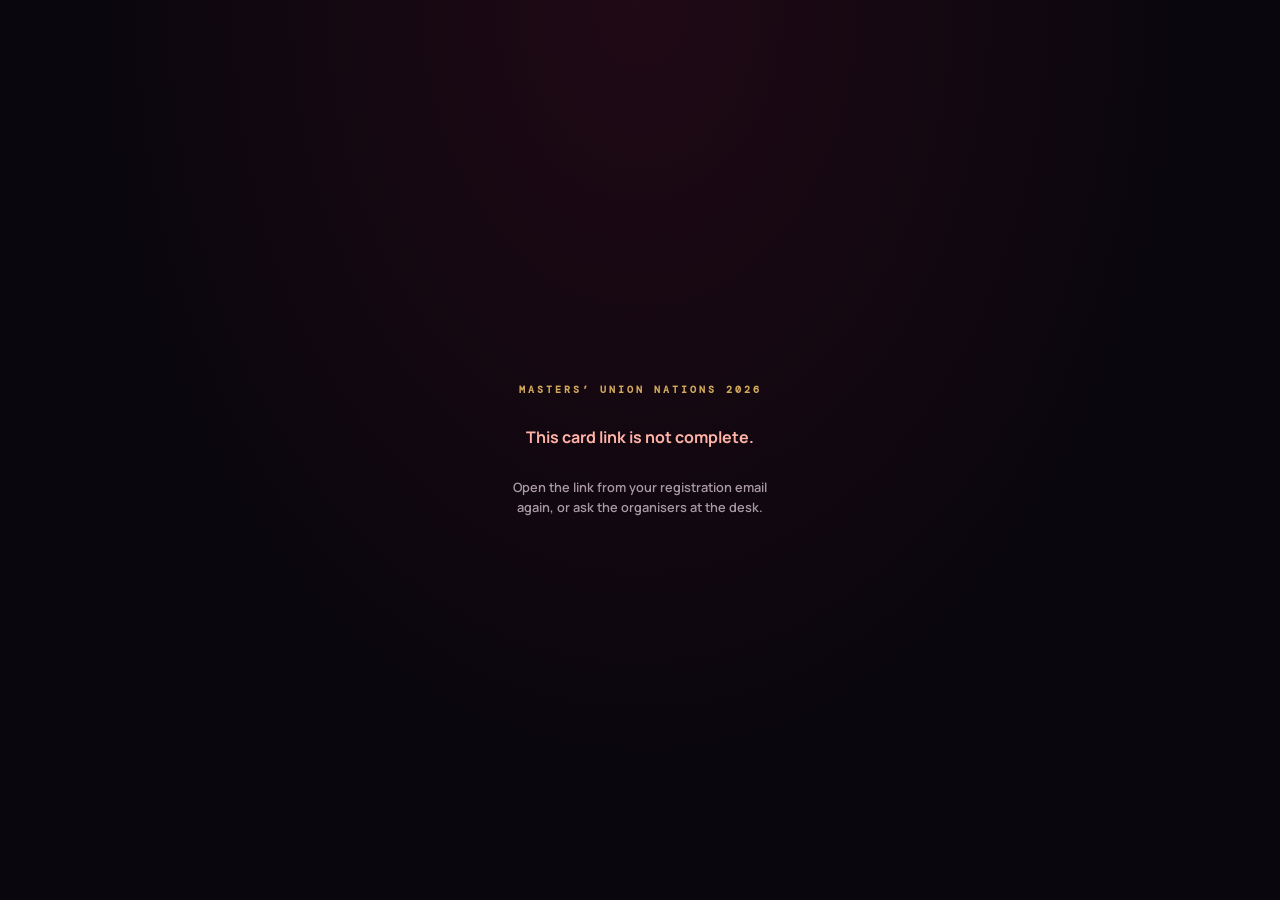
<file: card.html>
<!doctype html>
<html lang="en">
<head>
<meta charset="utf-8">
<meta name="viewport" content="width=device-width,initial-scale=1">
<meta name="robots" content="noindex,nofollow">
<meta name="theme-color" content="#0d0810">
<title>Your iCard · Masters' Union Nations 2026</title>
<link rel="preconnect" href="https://fonts.googleapis.com">
<link rel="preconnect" href="https://fonts.gstatic.com" crossorigin>
<link href="https://fonts.googleapis.com/css2?family=DM+Mono:wght@400;500&family=Manrope:wght@400;500;600;700;800&family=Playfair+Display:ital,wght@0,700;1,600&display=swap" rel="stylesheet">
<link rel="icon" type="image/svg+xml" href="assets/img/favicon.svg">
<link rel="stylesheet" href="assets/css/icard.css?v=8">
<style>
  :root{--sans:'Manrope',Arial,sans-serif;--mono:'DM Mono',ui-monospace,monospace}
  *{box-sizing:border-box}
  body{margin:0;min-height:100dvh;display:grid;place-items:center;padding:24px 16px;background:radial-gradient(ellipse at 50% 0,#4a102655,transparent 60%),#0a060d;color:#f6efe4;font-family:var(--sans)}
  main{width:min(420px,100%);text-align:center;display:grid;gap:14px;justify-items:center}
  .brand{font:700 10px var(--mono);letter-spacing:.3em;color:#d2a95c;margin:0}
  h1{margin:0;font:900 clamp(1.6rem,6vw,2.2rem)/1.05 var(--sans);letter-spacing:-.03em}
  .sub{margin:0;font:600 .9rem var(--sans);color:#b9aab6}
  .qr{width:min(78vw,320px);aspect-ratio:1;padding:6px;border-radius:16px;background:#fff;box-shadow:0 20px 60px #000a}.qr svg{display:block;width:100%;height:100%}
  .who{margin:2px 0 0;font:800 1rem var(--sans)}.id{margin:0;font:700 .85rem var(--mono);letter-spacing:.12em;color:#d2a95c}
  .chip{display:inline-flex;align-items:center;gap:8px;padding:7px 16px;border-radius:999px;border:1px solid #ffffff3d;background:#ffffff0c;font:700 .82rem var(--sans)}
  .chip.in{border-color:#4be39a;background:#4be39a1f;color:#b8ffd9}
  .tip{margin:0;font:600 .8rem/1.5 var(--sans);color:#a99aa6;max-width:34ch}
  .btn{padding:12px 24px;border-radius:999px;border:0;background:#f6e9e0;color:#1a0d12;font:800 .95rem var(--sans);cursor:pointer}.btn:hover{background:#fff}.btn:focus-visible{outline:2px solid #d2a95c;outline-offset:3px}
  .err{color:#ffb3a7;font:700 1rem var(--sans)}
  [hidden]{display:none!important}
</style>
</head>
<body>
<main id="app" aria-live="polite">
  <p class="brand">MASTERS&rsquo; UNION NATIONS 2026</p>
  <p class="sub" id="msg">Opening your iCard&hellip;</p>
</main>
<script src="assets/vendor/qrcode-generator-1.4.4.min.js"></script>
<script src="assets/js/icard.js?v=8"></script>
<script>
(function () {
  var app = document.getElementById('app');
  var token = ((location.hash || '').slice(1).match(/[a-f0-9]{32}/) || [])[0];
  var esc = function (s) { return String(s == null ? '' : s).replace(/[&<>"']/g, function (c) { return { '&': '&amp;', '<': '&lt;', '>': '&gt;', '"': '&quot;', "'": '&#39;' }[c]; }); };
  function fail(t) { app.innerHTML = '<p class="brand">MASTERS&rsquo; UNION NATIONS 2026</p><p class="err">' + esc(t) + '</p><p class="tip">Open the link from your registration email again, or ask the organisers at the desk.</p>'; }
  if (!token) return fail('This card link is not complete.');
  fetch('/api/delegate', { method: 'POST', headers: { 'Content-Type': 'application/json' }, body: JSON.stringify({ token: token }) })
    .then(function (r) { return r.json().then(function (j) { return { ok: r.ok, j: j }; }); })
    .then(function (res) {
      if (!res.ok || !res.j.delegate) return fail(res.j.error || 'We could not open this card.');
      var d = res.j.delegate, canDesign = window.MUNICard && window.MUNICard.enabled.indexOf(d.committee) > -1;
      app.innerHTML =
        '<p class="brand">MASTERS&rsquo; UNION NATIONS 2026</p><h1>Your check-in pass</h1>' +
        '<p class="sub">Show this QR code at the registration desk.</p>' +
        '<div class="qr">' + window.MUNICard.qrSVG(window.MUNICard.checkinUrl(token)) + '</div>' +
        '<p class="who">' + esc(d.name) + ' &middot; ' + esc(d.committee) + '</p><p class="id">' + esc(d.id) + '</p>' +
        '<span class="chip' + (d.checkedIn ? ' in' : '') + '">' + (d.checkedIn ? 'Checked in &#10003;' : 'Not checked in yet') + '</span>' +
        (canDesign ? '<button class="btn" id="design" type="button">Design my iCard</button>' : '') +
        '<p class="tip">Turn your screen brightness up. This QR is personal to you, so please do not share it.</p>';
      var b = document.getElementById('design');
      if (b) b.addEventListener('click', function () { window.MUNICard.open({ name: d.name, email: d.email, institution: d.institution, committee: d.committee, id: d.id, token: token }); });
    })
    .catch(function () { fail('No connection. Please check your internet and reload.'); });
})();
</script>
</body>
</html>
</file>
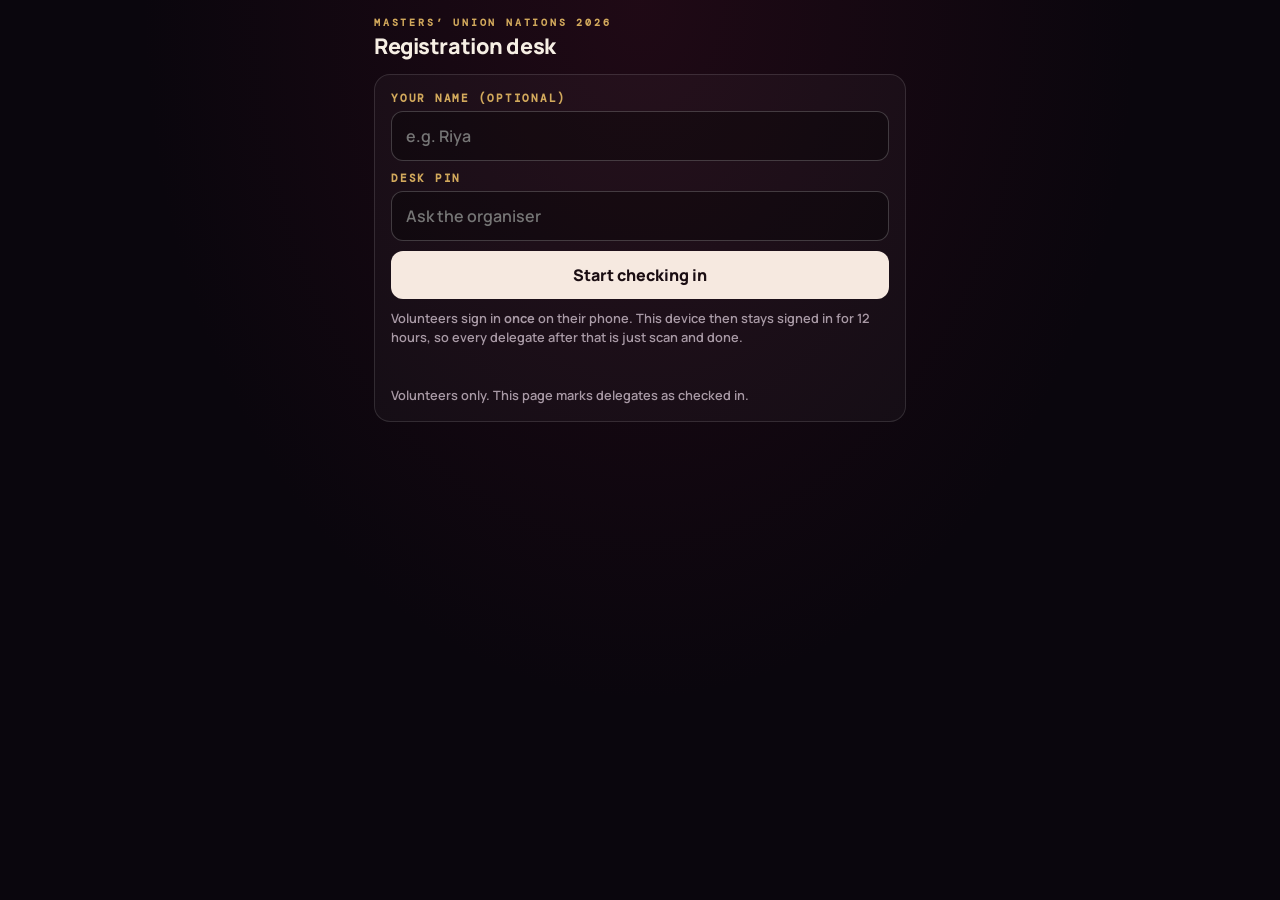
<file: checkin.html>
<!doctype html>
<html lang="en">
<head>
<meta charset="utf-8">
<meta name="viewport" content="width=device-width,initial-scale=1">
<meta name="robots" content="noindex,nofollow">
<meta name="theme-color" content="#0d0810">
<title>Check-in · Masters' Union Nations 2026</title>
<link rel="preconnect" href="https://fonts.googleapis.com">
<link rel="preconnect" href="https://fonts.gstatic.com" crossorigin>
<link href="https://fonts.googleapis.com/css2?family=DM+Mono:wght@400;500&family=Manrope:wght@400;500;600;700;800&display=swap" rel="stylesheet">
<link rel="icon" type="image/svg+xml" href="assets/img/favicon.svg">
<style>
  :root{--sans:'Manrope',Arial,sans-serif;--mono:'DM Mono',ui-monospace,monospace;--gold:#d2a95c}
  *{box-sizing:border-box}
  body{margin:0;min-height:100dvh;background:radial-gradient(ellipse at 50% 0,#4a102655,transparent 55%),#0a060d;color:#f6efe4;font-family:var(--sans)}
  .wrap{width:min(560px,100%);margin:0 auto;padding:16px 14px 40px;display:grid;gap:14px}
  header{display:flex;justify-content:space-between;align-items:center;gap:10px}
  .brand{margin:0;font:700 10px var(--mono);letter-spacing:.28em;color:var(--gold)}h1{margin:2px 0 0;font:900 1.35rem var(--sans);letter-spacing:-.02em}
  .stat{padding:8px 14px;border-radius:12px;border:1px solid #d2a95c40;background:#d2a95c14;text-align:right;font:700 .8rem var(--mono);letter-spacing:.06em}.stat b{display:block;font:900 1.35rem var(--sans);letter-spacing:-.02em;color:#fff}
  .card{padding:16px;border-radius:16px;border:1px solid #ffffff1f;background:#ffffff08;display:grid;gap:10px}
  label{display:grid;gap:6px;font:700 11px var(--mono);letter-spacing:.16em;text-transform:uppercase;color:var(--gold)}
  input{width:100%;padding:13px 14px;border-radius:12px;border:1px solid #ffffff33;background:#00000050;color:#fff;font:600 1rem var(--sans)}
  input:focus-visible,button:focus-visible{outline:2px solid var(--gold);outline-offset:2px}
  button{padding:13px 18px;border-radius:12px;border:0;background:#f6e9e0;color:#1a0d12;font:800 1rem var(--sans);cursor:pointer}button:hover{background:#fff}
  button.ghost{background:#ffffff12;color:#f6efe4;border:1px solid #ffffff33}button:disabled{opacity:.5}
  .msg{margin:0;min-height:1.3em;font:700 .9rem var(--sans);color:#ffb3a7}
  #result{border-radius:18px;padding:22px 18px;text-align:center;display:grid;gap:6px;border:2px solid transparent}
  #result .big{font:900 clamp(1.4rem,6vw,2rem)/1.05 var(--sans);letter-spacing:-.02em}#result .name{font:900 clamp(1.7rem,8vw,2.6rem)/1.05 var(--sans);letter-spacing:-.03em;overflow-wrap:anywhere}
  #result .meta{font:700 .95rem var(--sans);opacity:.95}#result .small{font:600 .85rem var(--mono);letter-spacing:.06em;opacity:.85}
  #result.ok{background:#0f3a26;border-color:#4be39a;color:#d9ffe9}#result.already{background:#40300a;border-color:#ffc94d;color:#fff1c9}#result.bad{background:#3c0f16;border-color:#ff6b7d;color:#ffdfe3}
  #result.idle{background:#ffffff08;border-color:#ffffff1f;color:#b9aab6;padding:16px}
  video{width:100%;max-height:46vh;border-radius:14px;background:#000;object-fit:cover}
  .row{display:flex;gap:10px;flex-wrap:wrap}.row>*{flex:1}
  ul{list-style:none;margin:0;padding:0;display:grid;gap:8px}
  li{display:flex;justify-content:space-between;align-items:center;gap:10px;padding:10px 12px;border-radius:12px;background:#ffffff0a;border:1px solid #ffffff1a}
  li span{display:block;font:600 .8rem var(--sans);color:#b9aab6}li b{font:800 .95rem var(--sans)}li button{padding:9px 14px;font-size:.85rem;flex:none}
  .tip{margin:0;font:600 .8rem/1.5 var(--sans);color:#a99aa6}

  /* full-screen result popup */
  #pop{position:fixed;inset:0;z-index:50;display:flex;align-items:center;justify-content:center;padding:22px;background:#05030899;-webkit-backdrop-filter:blur(6px);backdrop-filter:blur(6px);opacity:0;visibility:hidden;transition:opacity .22s ease,visibility .22s}
  #pop.on{opacity:1;visibility:visible}
  .pop-card{width:min(420px,100%);padding:34px 24px 26px;border-radius:26px;text-align:center;display:grid;gap:8px;justify-items:center;border:1.5px solid var(--pc);background:linear-gradient(180deg,var(--pb1),var(--pb2));box-shadow:0 30px 80px #000a,0 0 70px -10px var(--pc);transform:translateY(18px) scale(.94);transition:transform .35s cubic-bezier(.2,1.2,.3,1)}
  #pop.on .pop-card{transform:none}
  #pop.ok{--pc:#4be39a;--pb1:#10452c;--pb2:#082a1b}#pop.already{--pc:#ffc94d;--pb1:#4b390c;--pb2:#2b2006}#pop.bad{--pc:#ff6b7d;--pb1:#4a1119;--pb2:#2a080d}
  .pop-ic{width:92px;height:92px;border-radius:50%;display:grid;place-items:center;background:var(--pc);color:#06140d;margin-bottom:6px;box-shadow:0 0 0 10px #ffffff12}
  .pop-ic svg{width:50px;height:50px;stroke:currentColor;stroke-width:5;fill:none;stroke-linecap:round;stroke-linejoin:round}
  #pop.on .pop-ic svg path{stroke-dasharray:60;stroke-dashoffset:60;animation:popDraw .45s .15s ease forwards}
  @keyframes popDraw{to{stroke-dashoffset:0}}
  .pop-title{font:900 clamp(1.5rem,7vw,2rem)/1.05 var(--sans);letter-spacing:-.02em;color:#fff}
  .pop-name{font:800 clamp(1.35rem,6.5vw,1.9rem)/1.1 var(--sans);overflow-wrap:anywhere;color:var(--pc)}
  .pop-meta{font:600 1rem/1.4 var(--sans);color:#ffffffcc}.pop-id{font:600 .85rem var(--mono);letter-spacing:.08em;color:#ffffff99}
  .pop-hint{margin-top:10px;font:600 .8rem var(--sans);color:#ffffff88}
  [hidden]{display:none!important}
</style>
</head>
<body>
<div class="wrap">
  <header><div><p class="brand">MASTERS&rsquo; UNION NATIONS 2026</p><h1>Registration desk</h1></div><div class="stat" id="stat" hidden>CHECKED IN<b id="statN">0 / 0</b></div></header>

  <form class="card" id="login" autocomplete="off">
    <label>Your name (optional)<input id="by" maxlength="40" placeholder="e.g. Riya" autocomplete="name"></label>
    <label>Desk PIN<input id="pin" type="password" inputmode="numeric" maxlength="32" placeholder="Ask the organiser" autocomplete="off" required></label>
    <button type="submit">Start checking in</button>
    <p class="tip">Volunteers sign in <b>once</b> on their phone. This device then stays signed in for 12 hours, so every delegate after that is just scan and done.</p>
    <p class="msg" id="loginMsg" role="alert"></p>
    <p class="tip">Volunteers only. This page marks delegates as checked in.</p>
  </form>

  <section id="desk" hidden>
    <div id="result" class="idle" role="status" aria-live="assertive">Ready. Scan a delegate&rsquo;s QR code.</div>

    <div class="card" style="margin-top:14px">
      <div class="row"><button type="button" id="camBtn">Start the camera scanner</button><button type="button" class="ghost" id="camStop" hidden>Stop camera</button></div>
      <video id="video" playsinline muted hidden></video>
      <p class="tip" id="camTip">Allow the camera when asked. You can also use your phone&rsquo;s normal Camera app on the delegate&rsquo;s QR, or a handheld scanner.</p>
    </div>

    <div class="card" style="margin-top:14px">
      <label>Handheld scanner, or paste a code<input id="wedge" placeholder="Scan here, then press Enter" autocomplete="off" autocapitalize="off" spellcheck="false"></label>
      <label>QR won&rsquo;t scan? Search by name, email or ID<input id="q" placeholder="Type at least 2 letters" autocomplete="off"></label>
      <ul id="matches"></ul>
    </div>
    <p style="text-align:center;margin-top:10px"><button type="button" class="ghost" id="logout">Sign out</button></p>
  </section>
</div>

<div id="pop" role="alertdialog" aria-live="assertive" aria-hidden="true"><div class="pop-card" id="popCard"></div></div>
<script src="assets/vendor/jsQR-1.4.0.js"></script>
<script>
(function () {
  'use strict';
  var $ = function (id) { return document.getElementById(id); };
  var pin = '', by = '', busy = false, lastTok = '', lastAt = 0, stream = null, timer = null, pending = '';
  var KEEP = 12 * 3600 * 1000;
  try { var kept = JSON.parse(localStorage.getItem('mun-desk') || 'null'); if (kept && kept.exp > Date.now() && kept.pin) { pin = kept.pin; by = kept.by || ''; } else localStorage.removeItem('mun-desk'); } catch (e) {}
  var setup = (location.hash.match(/[#&]setup=([^&]+)/) || [])[1] || '';
  if (setup) { try { setup = decodeURIComponent(setup); } catch (e) {} }
  var hashTok = ((location.hash || '').slice(1).match(/[a-f0-9]{32}/) || [])[0] || '';
  if (hashTok) { pending = hashTok; }
  if (hashTok || setup) history.replaceState(null, '', location.pathname);

  function post(body) {
    return fetch('/api/checkin', { method: 'POST', headers: { 'Content-Type': 'application/json' }, body: JSON.stringify(Object.assign({ pin: pin }, body)) })
      .then(function (r) { return r.json().catch(function () { return {}; }).then(function (j) { return { status: r.status, j: j }; }); });
  }
  function beep(ok) {
    try { var c = new (window.AudioContext || window.webkitAudioContext)(), o = c.createOscillator(), g = c.createGain(); o.type = 'sine'; o.frequency.value = ok ? 880 : 220; g.gain.value = 0.08; o.connect(g); g.connect(c.destination); o.start(); o.stop(c.currentTime + (ok ? 0.12 : 0.35)); } catch (e) {}
    if (navigator.vibrate) navigator.vibrate(ok ? 60 : [120, 60, 120]);
  }
  var popTimer = 0, popOpen = false;
  var ICON = { ok: '<svg viewBox="0 0 52 52"><path d="M12 27l9 9 19-21"/></svg>', already: '<svg viewBox="0 0 52 52"><path d="M26 13v16M26 38v1"/></svg>', bad: '<svg viewBox="0 0 52 52"><path d="M14 14l24 24M38 14L14 38"/></svg>' };
  function popup(kind, title, name, meta, id) {
    var el = $('pop'); clearTimeout(popTimer); popOpen = true;
    $('popCard').innerHTML = '<div class="pop-ic">' + ICON[kind] + '</div><div class="pop-title">' + title + '</div>' + (name ? '<div class="pop-name">' + esc(name) + '</div>' : '') + (meta ? '<div class="pop-meta">' + meta + '</div>' : '') + (id ? '<div class="pop-id">' + id + '</div>' : '') + '<div class="pop-hint">Tap anywhere to scan the next one</div>';
    el.className = kind; void el.offsetWidth; el.className = kind + ' on'; el.setAttribute('aria-hidden', 'false');
    popTimer = setTimeout(closePop, kind === 'ok' ? 2600 : 4200);
  }
  function closePop() { clearTimeout(popTimer); var el = $('pop'); el.classList.remove('on'); el.setAttribute('aria-hidden', 'true'); setTimeout(function () { popOpen = false; lastAt = 0; }, 250); }
  function show(cls, html) { var r = $('result'); r.className = cls; r.innerHTML = html; }
  var esc = function (s) { return String(s == null ? '' : s).replace(/[&<>"']/g, function (c) { return { '&': '&amp;', '<': '&lt;', '>': '&gt;', '"': '&quot;', "'": '&#39;' }[c]; }); };
  function setStat(j) { if (j && typeof j.total === 'number') { $('stat').hidden = false; $('statN').textContent = j.checkedIn + ' / ' + j.total; } }
  function time(iso) { var d = new Date(iso); return isNaN(d) ? '' : d.toLocaleTimeString([], { hour: '2-digit', minute: '2-digit' }); }

  function handle(res) {
    if (res.status === 401 || res.status === 429) { signOut(res.j.error || 'Please sign in again.'); return; }
    var j = res.j; if (res.status >= 400 || j.error) { popup('bad', 'COULD NOT CHECK IN', '', esc(j.error || 'Please scan again.'), ''); show('bad', '<div class="big">Could not check in</div><div class="meta">' + esc(j.error || 'Please scan again.') + '</div>'); beep(false); return; }
    setStat(j); var d = j.delegate;
    if (j.status === 'ok') { popup('ok', 'ATTENDANCE MARKED', d.name, esc(d.committee) + (d.institution ? ' &middot; ' + esc(d.institution) : ''), esc(d.id)); show('ok', '<div class="big">&#10003; CHECKED IN</div><div class="name">' + esc(d.name) + '</div><div class="meta">' + esc(d.committee) + ' &middot; ' + esc(d.institution) + '</div><div class="small">' + esc(d.id) + '</div>'); beep(true); }
    else if (j.status === 'already') { popup('already', 'ALREADY MARKED', d.name, esc(d.committee), esc(d.id) + (d.checkedInAt ? ' &middot; at ' + esc(time(d.checkedInAt)) : '')); show('already', '<div class="big">ALREADY CHECKED IN</div><div class="name">' + esc(d.name) + '</div><div class="meta">' + esc(d.committee) + '</div><div class="small">' + esc(d.id) + ' &middot; at ' + esc(time(d.checkedInAt)) + (d.checkedInBy ? ' by ' + esc(d.checkedInBy) : '') + '</div>'); beep(false); }
    else { popup('bad', 'NOT RECOGNISED', '', 'This QR is not on the list.<br>Search by name below.', ''); show('bad', '<div class="big">NOT RECOGNISED</div><div class="meta">This QR is not on the list. Try searching by name below.</div>'); beep(false); }
  }
  function scan(body) {
    if (busy || popOpen) return; busy = true; show('idle', 'Checking&hellip;');
    post(Object.assign({ action: 'scan', by: by }, body)).then(handle).catch(function () { popup('bad', 'NO CONNECTION', '', 'Check the wifi and scan again.', ''); show('bad', '<div class="big">No connection</div><div class="meta">Check the wifi and scan again.</div>'); beep(false); }).then(function () { busy = false; });
  }
  function tokenFrom(text) { var m = String(text || '').match(/[a-f0-9]{32}/i); return m ? m[0].toLowerCase() : ''; }
  function onCode(text) { if (popOpen) return; var t = tokenFrom(text), now = Date.now(); if (!t) { if (/^MUN26-\d{4}$/i.test(String(text).trim())) return scan({ id: String(text).trim().toUpperCase() }); return; } if (t === lastTok && now - lastAt < 4000) return; lastTok = t; lastAt = now; scan({ token: t }); }

  function remember() { try { localStorage.setItem('mun-desk', JSON.stringify({ pin: pin, by: by, exp: Date.now() + KEEP })); } catch (e) {} }
  function signOut(msg) { stopCam(); pin = ''; try { localStorage.removeItem('mun-desk'); } catch (e) {} $('desk').hidden = true; $('login').hidden = false; $('stat').hidden = true; $('loginMsg').textContent = msg || ''; }
  function enter() {
    $('login').hidden = true; $('desk').hidden = false; refreshStats();
    startCam(true);
    if (pending) { var t = pending; pending = ''; scan({ token: t }); }
  }
  function refreshStats() { post({ action: 'stats' }).then(function (r) { if (r.status === 200) setStat(r.j); else if (r.status === 401) signOut('Wrong PIN.'); }).catch(function () {}); }

  $('login').addEventListener('submit', function (e) {
    e.preventDefault(); var p = $('pin').value.trim(), n = $('by').value.trim() || 'Desk'; if (!p) return;
    $('loginMsg').textContent = 'Checking PIN…'; pin = p; by = n;
    post({ action: 'stats' }).then(function (r) {
      if (r.status === 200) { remember(); $('pin').value = ''; $('loginMsg').textContent = ''; setStat(r.j); enter(); }
      else { pin = ''; $('loginMsg').textContent = r.j.error || 'Could not sign in.'; }
    }).catch(function () { pin = ''; $('loginMsg').textContent = 'No connection. Check the wifi and try again.'; });
  });
  $('by').value = by;
  $('pop').addEventListener('click', closePop);
  $('logout').addEventListener('click', function () { signOut(''); });

  $('wedge').addEventListener('keydown', function (e) { if (e.key === 'Enter') { var v = this.value; this.value = ''; onCode(v); e.preventDefault(); } });
  var st; $('q').addEventListener('input', function () {
    clearTimeout(st); var v = this.value.trim(), ul = $('matches'); if (v.length < 2) { ul.innerHTML = ''; return; }
    st = setTimeout(function () {
      post({ action: 'search', q: v }).then(function (r) {
        if (r.status !== 200) { ul.innerHTML = '<li><span>' + esc(r.j.error || 'Search failed') + '</span></li>'; return; }
        ul.innerHTML = (r.j.matches || []).map(function (m) { return '<li><div><b>' + esc(m.name) + '</b><span>' + esc(m.committee) + ' &middot; ' + esc(m.institution) + ' &middot; ' + esc(m.id) + (m.checkedIn ? ' &middot; checked in' : '') + '</span></div><button type="button" data-id="' + esc(m.id) + '">' + (m.checkedIn ? 'Re-check' : 'Check in') + '</button></li>'; }).join('') || '<li><span>No one found.</span></li>';
      }).catch(function () { ul.innerHTML = '<li><span>No connection.</span></li>'; });
    }, 300);
  });
  $('matches').addEventListener('click', function (e) { var b = e.target.closest('button[data-id]'); if (b) scan({ id: b.dataset.id }); });

  /* camera scanning inside the page (jsQR reads each video frame, so it works on iPhone Safari and Android alike) */
  var cv = document.createElement('canvas'), cx = cv.getContext('2d', { willReadFrequently: true });
  function stopCam() { clearInterval(timer); timer = null; if (stream) stream.getTracks().forEach(function (t) { t.stop(); }); stream = null; $('video').hidden = true; $('camStop').hidden = true; $('camBtn').hidden = false; }
  function startCam(quiet) {
    if (stream) return;
    if (!navigator.mediaDevices || !navigator.mediaDevices.getUserMedia || typeof jsQR !== 'function') { if (!quiet) $('camTip').textContent = 'This browser cannot open the camera here. Use your phone\u2019s normal Camera app on the QR, a handheld scanner, or the search box.'; return; }
    navigator.mediaDevices.getUserMedia({ video: { facingMode: { ideal: 'environment' }, width: { ideal: 1280 }, height: { ideal: 720 } }, audio: false }).then(function (s) {
      stream = s; var v = $('video'); v.setAttribute('playsinline', ''); v.muted = true; v.srcObject = s; v.hidden = false; $('camBtn').hidden = true; $('camStop').hidden = false;
      var p = v.play(); if (p && p.catch) p.catch(function () {});
      $('camTip').textContent = 'Point the camera at the delegate\u2019s QR code. It scans by itself.';
      timer = setInterval(function () {
        if (busy || v.readyState < 2 || !v.videoWidth) return;
        var w = Math.min(640, v.videoWidth), h = Math.round(w * v.videoHeight / v.videoWidth); cv.width = w; cv.height = h;
        cx.drawImage(v, 0, 0, w, h);
        var img = cx.getImageData(0, 0, w, h), code = jsQR(img.data, w, h, { inversionAttempts: 'dontInvert' });
        if (code && code.data) onCode(code.data);
      }, 160);
    }).catch(function () { stream = null; if (!quiet) $('camTip').textContent = 'The camera is blocked. Allow camera access for this site in your browser settings (iPhone: Settings > Apps > Safari > Camera), or use the phone\u2019s Camera app.'; });
  }
  $('camStop').addEventListener('click', stopCam);
  $('camBtn').addEventListener('click', function () { startCam(false); });
  document.addEventListener('visibilitychange', function () { if (document.hidden) stopCam(); else if (!$('desk').hidden) startCam(true); });

  setInterval(function () { if (!$('desk').hidden && !document.hidden) refreshStats(); }, 30000);
  if (setup) { pin = setup; by = by || 'Desk'; post({ action: 'stats' }).then(function (r) { if (r.status === 200) { remember(); setStat(r.j); enter(); } else { pin = ''; $('loginMsg').textContent = r.j.error || 'That setup link is not valid.'; } }).catch(function () { pin = ''; $('loginMsg').textContent = 'No connection. Check the wifi and try again.'; }); }
  if (pin && !setup) { post({ action: 'stats' }).then(function (r) { if (r.status === 200) { setStat(r.j); enter(); } else signOut(''); }).catch(function () { enter(); }); }
})();
</script>
</body>
</html>
</file>
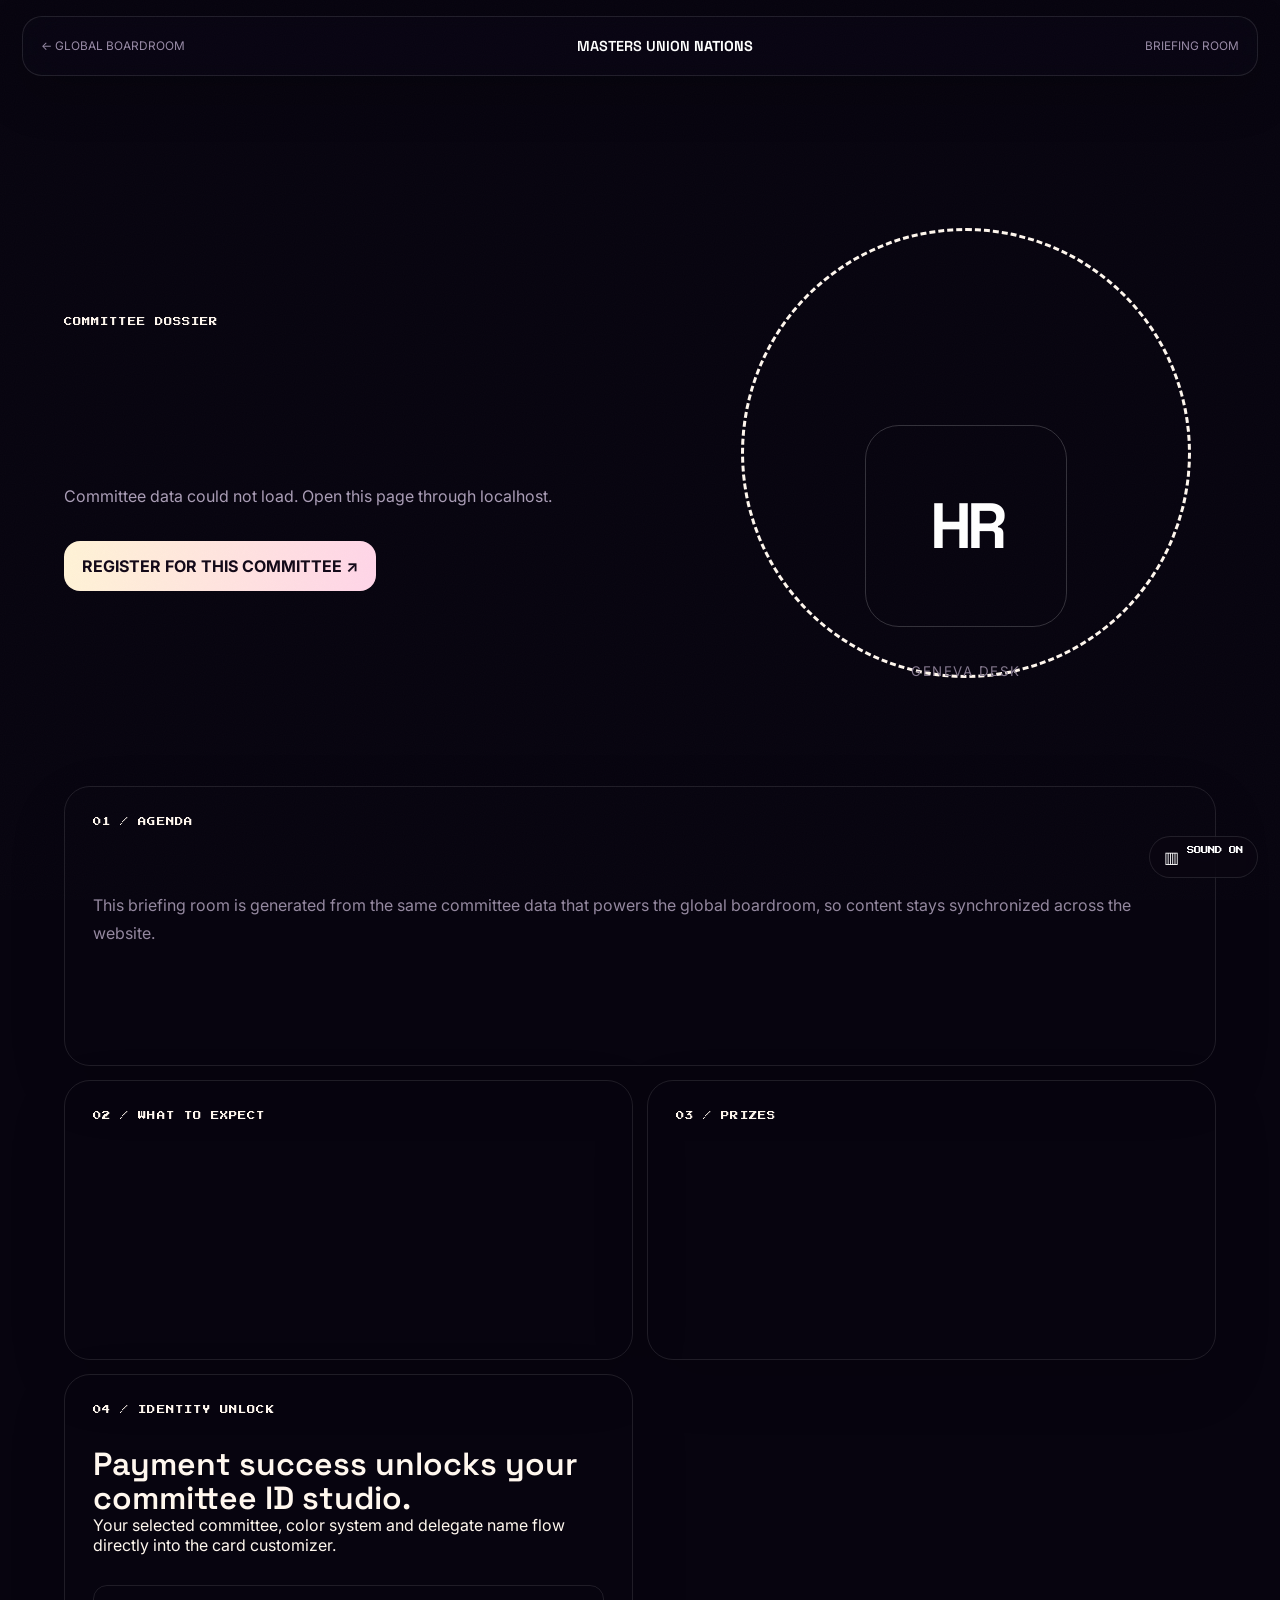
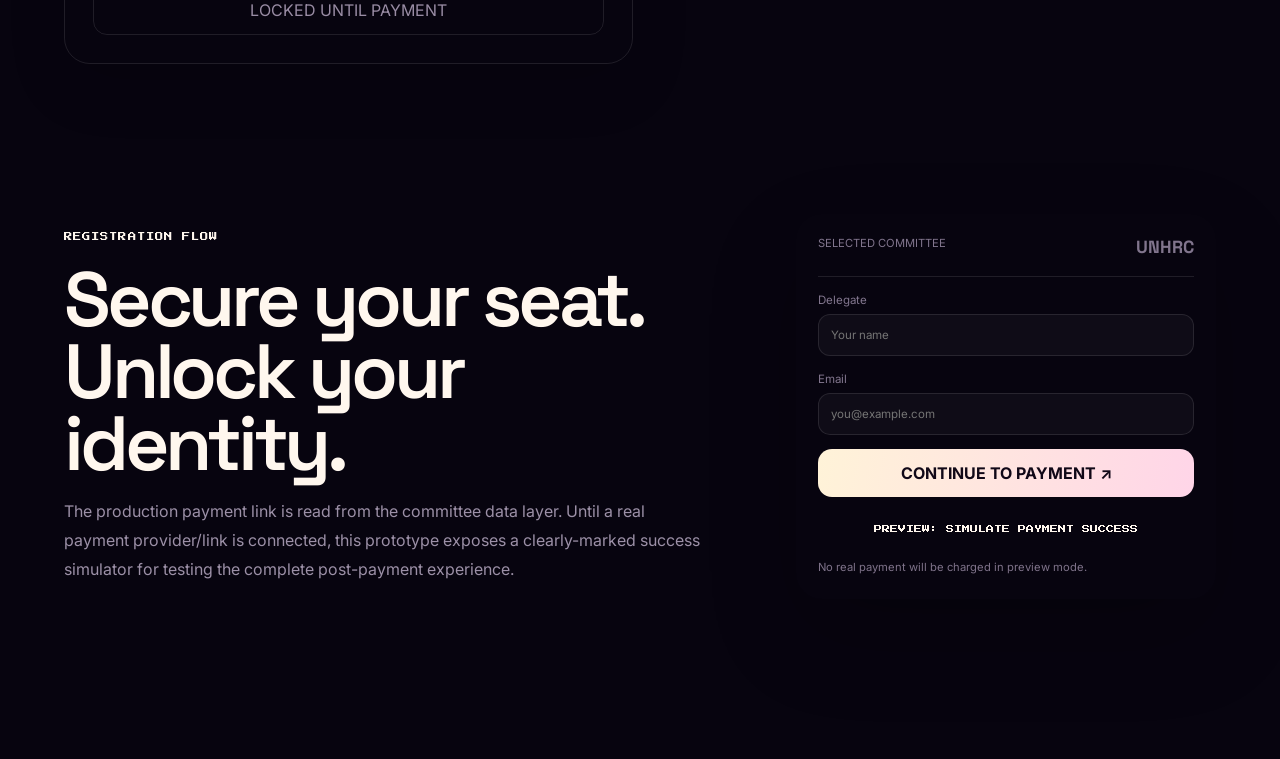
<file: committee.html>
<!DOCTYPE html>
<html lang="en">
<head>
<meta charset="UTF-8"><meta name="viewport" content="width=device-width,initial-scale=1"><meta name="theme-color" content="#07100f">
<title>Committee Briefing — Masters Union Nations</title>
<link rel="preconnect" href="https://fonts.googleapis.com"><link rel="preconnect" href="https://fonts.gstatic.com" crossorigin>
<link href="https://fonts.googleapis.com/css2?family=Inter:wght@400;500;600&family=Space+Grotesk:wght@500;600;700&family=Press+Start+2P&display=swap" rel="stylesheet">
<link rel="stylesheet" href="assets/css/committee.css">
</head>
<body>
<div class="grain"></div><div class="backdrop-grid"></div>
<button class="sound-toggle" id="soundToggle" type="button"><span>▥</span><b>SOUND OFF</b></button>
<header><a href="experience.html#committees">← GLOBAL BOARDROOM</a><span>MASTERS UNION <b>NATIONS</b></span><i id="headerNode">BRIEFING ROOM</i></header>
<main>
<section class="committee-hero" id="committeeHero">
  <div class="hero-copy"><p class="micro" id="typeLabel">COMMITTEE DOSSIER</p><h1 id="code">UNHRC</h1><p class="full" id="full"></p><p class="summary" id="summary"></p><div class="hero-actions"><button id="registerBtn">REGISTER FOR THIS COMMITTEE <span>↗</span></button><a id="matrixLink" href="#" hidden>Open matrix →</a></div></div>
  <div class="crest-stage"><div class="crest-rings"><i></i><i></i><i></i></div><div class="hero-crest" id="heroCrest"><span>HR</span></div><small id="nodeLabel">GENEVA DESK</small></div>
</section>
<section class="dossier-grid">
  <article class="agenda-panel"><p class="micro">01 / AGENDA</p><h2 id="agenda"></h2><div class="agenda-line"></div><p>This briefing room is generated from the same committee data that powers the global boardroom, so content stays synchronized across the website.</p></article>
  <article><p class="micro">02 / WHAT TO EXPECT</p><div class="pill-list" id="experienceList"></div></article>
  <article><p class="micro">03 / PRIZES</p><div class="prize-list" id="prizeList"></div></article>
  <article class="identity-panel"><p class="micro">04 / IDENTITY UNLOCK</p><h3>Payment success unlocks your committee ID studio.</h3><p>Your selected committee, color system and delegate name flow directly into the card customizer.</p><button id="studioLocked" disabled>LOCKED UNTIL PAYMENT</button></article>
</section>
<section class="register-panel" id="registerPanel">
  <div><p class="micro">REGISTRATION FLOW</p><h2>Secure your seat.<br>Unlock your identity.</h2><p>The production payment link is read from the committee data layer. Until a real payment provider/link is connected, this prototype exposes a clearly-marked success simulator for testing the complete post-payment experience.</p></div>
  <div class="payment-card">
    <div class="payment-head"><span>SELECTED COMMITTEE</span><strong id="paymentCode">UNHRC</strong></div>
    <label>Delegate<input id="payName" placeholder="Your name"></label>
    <label>Email<input id="payEmail" type="email" placeholder="you@example.com"></label>
    <button id="paymentBtn">CONTINUE TO PAYMENT <span>↗</span></button>
    <button class="preview-pay" id="previewPay">PREVIEW: SIMULATE PAYMENT SUCCESS</button>
    <p id="paymentNote">No real payment will be charged in preview mode.</p>
  </div>
</section>
</main>
<div class="success-layer" id="successLayer"><div class="success-crest" id="successCrest">HR</div><p>PAYMENT VERIFIED</p><h2>Your delegate identity is unlocked.</h2><a id="studioLink" href="card-studio.html">OPEN VIRTUAL ID STUDIO ↗</a></div>
<script src="assets/js/soundscape.js"></script><script src="assets/js/committee.js"></script>
</body></html>
</file>
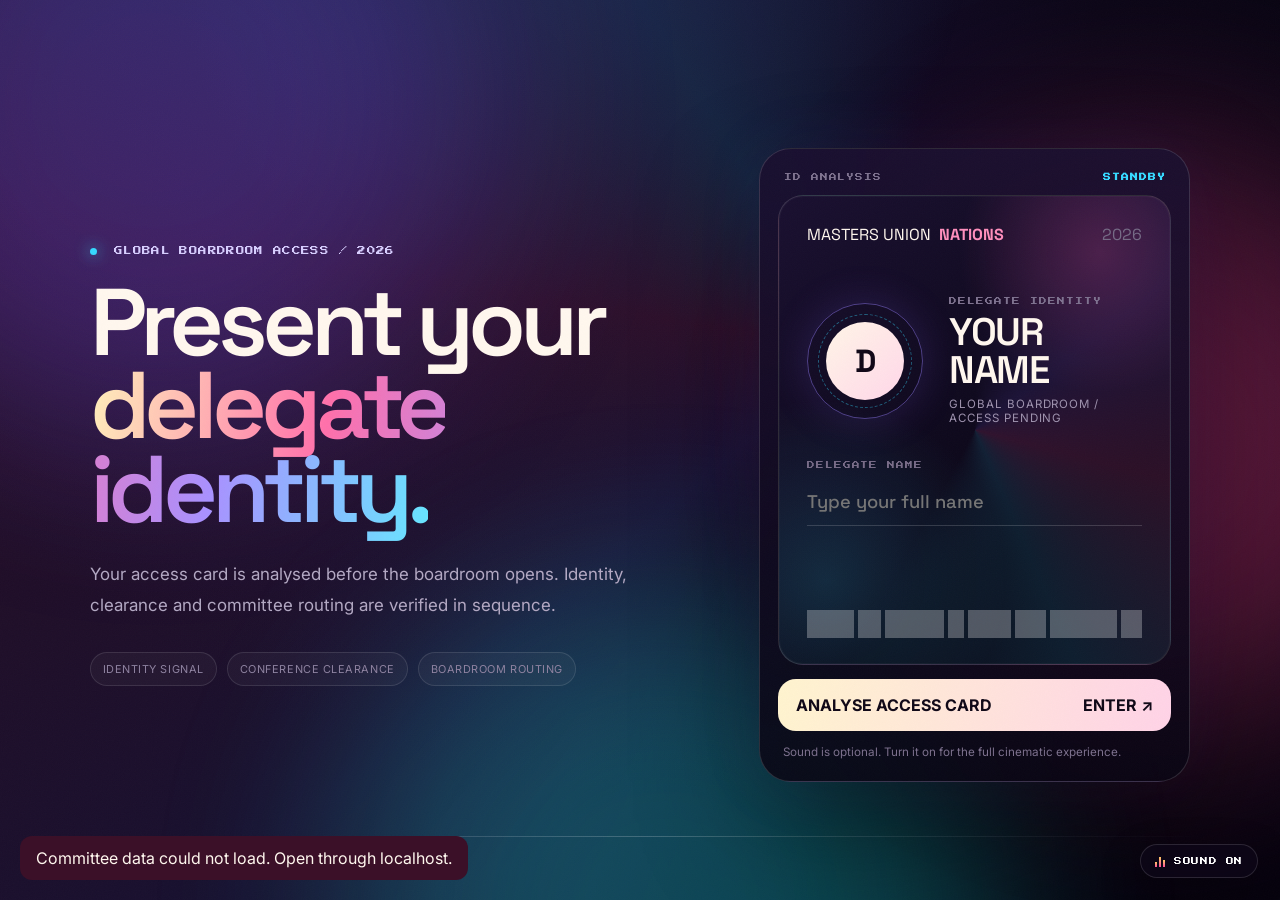
<file: experience.html>
<!DOCTYPE html>
<html lang="en">
<head>
<meta charset="UTF-8">
<meta name="viewport" content="width=device-width,initial-scale=1">
<meta name="theme-color" content="#07040f">
<title>Masters Union Nations — Global Boardroom</title>
<meta name="description" content="Enter the Masters Union Nations global boardroom and choose one of eight committee experiences.">
<link rel="preconnect" href="https://fonts.googleapis.com">
<link rel="preconnect" href="https://fonts.gstatic.com" crossorigin>
<link href="https://fonts.googleapis.com/css2?family=Inter:wght@400;500;600&family=Space+Grotesk:wght@500;600;700&family=Press+Start+2P&display=swap" rel="stylesheet">
<link rel="stylesheet" href="assets/css/global-boardroom.css">
</head>
<body>
<div class="grain" aria-hidden="true"></div>
<div class="aurora" aria-hidden="true"><i></i><i></i><i></i></div>
<div class="progress-line" id="progressLine"></div>
<button class="sound-toggle" id="soundToggle" type="button" aria-label="Toggle sound"><span class="sound-bars"><i></i><i></i><i></i></span><b>SOUND OFF</b></button>

<section class="scan-gate" id="scanGate">
  <div class="scan-copy">
    <p class="micro"><span class="live-dot"></span> GLOBAL BOARDROOM ACCESS / 2026</p>
    <h1>Present your<br><em>delegate identity.</em></h1>
    <p class="scan-lead">Your access card is analysed before the boardroom opens. Identity, clearance and committee routing are verified in sequence.</p>
    <div class="scan-log"><span>IDENTITY SIGNAL</span><span>CONFERENCE CLEARANCE</span><span>BOARDROOM ROUTING</span></div>
  </div>

  <form class="access-terminal" id="accessForm">
    <div class="terminal-head"><span>ID ANALYSIS</span><b id="terminalState">STANDBY</b></div>
    <div class="id-card" id="idCard">
      <div class="card-spectrum"></div><div class="scan-beam"></div>
      <div class="card-top"><span>MASTERS UNION</span><strong>NATIONS</strong><i>2026</i></div>
      <div class="card-profile">
        <div class="avatar-orbit"><div class="avatar-core" id="avatarCore">D</div></div>
        <div><small>DELEGATE IDENTITY</small><strong id="cardName">YOUR NAME</strong><span>GLOBAL BOARDROOM / ACCESS PENDING</span></div>
      </div>
      <label for="delegateName">DELEGATE NAME</label>
      <input id="delegateName" maxlength="28" placeholder="Type your full name" autocomplete="name" required>
      <div class="card-code"><span></span><span></span><span></span><span></span><span></span><span></span><span></span><span></span></div>
    </div>
    <button class="analyse-btn" type="submit"><span>ANALYSE ACCESS CARD</span><b>ENTER ↗</b></button>
    <p class="terminal-note" id="terminalNote">Sound is optional. Turn it on for the full cinematic experience.</p>
  </form>
</section>

<div class="boardroom-shell" id="boardroomShell" aria-hidden="true">
  <header class="board-nav">
    <a href="#committees" class="brand"><span>MASTERS UNION</span><strong>NATIONS</strong></a>
    <nav><a href="#committees">Committees</a><a href="#journey">Journey</a><a href="#contact">Contact</a></nav>
    <div class="delegate-chip"><i></i><span id="navDelegate">Delegate</span></div>
  </header>

  <main>
    <section class="selector-hero" id="committees">
      <div class="selector-head">
        <p class="micro">08 COMMITTEES / ONE GLOBAL BOARDROOM</p>
        <h2>Choose your<br><em>arena.</em></h2>
        <p>Every committee has its own atmosphere, sound identity and briefing room. Hover to preview. Click to enter.</p>
      </div>

      <div class="selector-stage" id="selectorStage">
        <div class="selector-visual">
          <div class="signal-rings"><i></i><i></i><i></i><i></i></div>
          <div class="hero-crest" id="heroCrest"><span>HR</span></div>
          <div class="selector-meta">
            <p id="previewType">HUMAN RIGHTS DIPLOMACY</p>
            <h3 id="previewCode">UNHRC</h3>
            <span id="previewFull">United Nations Human Rights Council</span>
          </div>
          <div class="selector-agenda"><small>AGENDA</small><p id="previewAgenda"></p></div>
          <button class="enter-btn" id="enterCommittee" type="button"><span>ENTER COMMITTEE</span><b>OPEN BRIEFING ↗</b></button>
        </div>
        <div class="committee-rail" id="committeeList"></div>
      </div>
    </section>

    <section class="journey" id="journey">
      <div class="section-head"><p class="micro">THE EXPERIENCE</p><h2>From access card<br>to your own identity.</h2></div>
      <div class="journey-grid">
        <article><b>01</b><h3>Scan in</h3><p>Your delegate identity unlocks the boardroom.</p></article>
        <article><b>02</b><h3>Choose a committee</h3><p>Eight distinct rooms, each with its own visual and sonic identity.</p></article>
        <article><b>03</b><h3>Register & pay</h3><p>The committee dossier carries agenda, format, prizes and registration.</p></article>
        <article class="hot"><b>04</b><h3>Build your ID</h3><p>After payment, your committee unlocks a customizable virtual ID studio.</p></article>
      </div>
    </section>

    <section class="final-cta" id="contact"><p>28 & 29 NOVEMBER 2026 · GURUGRAM</p><h2>Eight rooms. One conference.<br>Which one becomes yours?</h2><a href="#committees">CHOOSE A COMMITTEE ↗</a></section>
  </main>
  <footer><span>MASTERS UNION NATIONS · 2026</span><span>MASTERS’ UNION SCHOOL OF BUSINESS · GURUGRAM</span></footer>
</div>

<div class="travel-layer" id="travelLayer" aria-hidden="true"><div class="travel-glow"></div><div class="travel-copy"><span id="travelCode">UNHRC</span><strong>OPENING COMMITTEE BRIEFING</strong><small id="travelNode">GLOBAL BOARDROOM</small></div></div>
<script src="assets/js/soundscape.js"></script>
<script src="assets/js/global-boardroom.js"></script>
</body>
</html>
</file>
<file: assets/css/tokens.css>
/* ZERO: The World Reset — shared tokens. See docs/revamp-spec.md. */
:root{
  --void:#0B0306;
  --oxblood:#5E0B1C;
  --signal:#E0282E;
  --brass:#D2A95C;
  --ivory:#F3E9DC;
  --ash:#9C8A88;
  --hair:rgba(243,233,220,.14);

  --f-display:'Manrope','Space Grotesk',system-ui,sans-serif;
  --f-serif:'Playfair Display',Georgia,serif;
  --f-mono:'DM Mono',ui-monospace,monospace;

  --ease-out:cubic-bezier(.23,1,.32,1);
  --ease-io:cubic-bezier(.77,0,.175,1);
  --ease-drawer:cubic-bezier(.32,.72,0,1);

  /* Instrument Serif ships one weight; never fake-bold it. */
  font-synthesis-weight:none;
}
::selection{background:var(--signal);color:var(--ivory)}
:focus-visible{outline:2px solid var(--brass);outline-offset:3px}
</file>
<file: assets/css/boardroom.css>
:root{--ink:#ecf0e8;--muted:#a87d88;--bg:#110313;--panel:#18081a;--line:rgba(242,205,214,.14);--lime:#d2a95c;--gold:#e9c873;--sans:Manrope,sans-serif;--serif:"Playfair Display",serif;--mono:"DM Mono",monospace}
*{box-sizing:border-box}
html{scroll-behavior:smooth}
body{margin:0;background:var(--bg);color:var(--ink);font-family:var(--sans);overflow-x:hidden}
body.locked,body.overlay{overflow:hidden}
button,input,select,textarea{font:inherit}
button,a{color:inherit}
a{text-decoration:none}
.noise{position:fixed;inset:0;z-index:100;pointer-events:none;opacity:.035;background:url("data:image/svg+xml,%3Csvg viewBox='0 0 180 180' xmlns='http://www.w3.org/2000/svg'%3E%3Cfilter id='n'%3E%3CfeTurbulence type='fractalNoise' baseFrequency='.9' numOctaves='3'/%3E%3C/filter%3E%3Crect width='100%25' height='100%25' filter='url(%23n)'/%3E%3C/svg%3E")}
.pointer-light{position:fixed;width:32rem;height:32rem;border-radius:50%;background:radial-gradient(circle,rgba(210,169,92,.07),transparent 68%);transform:translate(-50%,-50%);pointer-events:none;z-index:0}
.eyebrow{font:500 .67rem var(--mono);letter-spacing:.15em;text-transform:uppercase;color:#cdafb6}
.live-dot{display:inline-block;width:7px;height:7px;border-radius:50%;background:var(--lime);box-shadow:0 0 12px var(--lime);margin-right:8px;animation:pulse 2s infinite}
@keyframes pulse{50%{opacity:.35}
}
em{font-family:var(--serif);font-weight:600;color:var(--gold)}

.access{position:fixed;inset:0;z-index:90;display:grid;grid-template-columns:1fr 430px;align-items:center;gap:8vw;padding:7vw 10vw;background:radial-gradient(circle at 75% 30%,#420c19 0,transparent 34%),#120414;transition:clip-path 1.1s cubic-bezier(.75,0,.2,1),visibility 1.1s;clip-path:inset(0)}
.access.cleared{clip-path:inset(0 0 100% 0);visibility:hidden}
.access-grid{position:absolute;inset:0;opacity:.2;background-image:linear-gradient(var(--line) 1px,transparent 1px),linear-gradient(90deg,var(--line) 1px,transparent 1px);background-size:70px 70px;transform:perspective(500px) rotateX(60deg) scale(1.4) translateY(22%);mask-image:linear-gradient(transparent,#000)}
.access-copy{position:relative}
.access-copy h1{font-size:clamp(3.2rem,6vw,7rem);line-height:.92;letter-spacing:-.065em;margin:1.5rem 0;max-width:800px}
.access-copy>p:not(.eyebrow){color:var(--muted);font-size:1rem}
.access-meta{display:flex;gap:2rem;margin-top:5rem;font:500 .7rem var(--mono);letter-spacing:.1em}
.credential{position:relative;z-index:2;padding:2rem;border:1px solid rgba(248,218,226,.25);border-radius:22px;background:linear-gradient(145deg,rgba(255,255,255,.1),rgba(255,255,255,.025));box-shadow:0 35px 100px #0009,inset 0 1px #fff3;backdrop-filter:blur(18px);transform:perspective(900px) rotateY(-5deg);overflow:hidden}
.credential.scanning{animation:cardScan 1.7s ease-in-out}
@keyframes cardScan{40%{transform:perspective(900px) rotateY(5deg) scale(1.025)}
80%{transform:perspective(900px) rotateY(-2deg)}
}
.lanyard{position:absolute;top:-25px;left:50%;width:70px;height:38px;border:8px solid #221324;border-radius:20px;transform:translateX(-50%)}
.credential-shine{position:absolute;inset:0;background:linear-gradient(110deg,transparent 30%,#fff2 50%,transparent 70%);transform:translateX(-120%)}
.scanning .credential-shine{animation:shine 1.3s ease}
@keyframes shine{to{transform:translateX(120%)}
}
.scanline{position:absolute;left:0;right:0;top:-5%;height:2px;background:var(--lime);box-shadow:0 0 25px 5px var(--lime);opacity:0}
.scanning .scanline{opacity:1;animation:scan 1.5s ease-in-out}
@keyframes scan{to{top:105%}
}
.credential-head{display:flex;align-items:center;gap:14px;font:400 .58rem/1.6 var(--mono);letter-spacing:.1em}
.credential-head .seal{display:grid;place-items:center;width:48px;height:48px;border:1px solid var(--gold);border-radius:50%;font:bold .65rem/1 var(--sans);color:var(--gold)}
.credential-head b{color:var(--muted)}
.credential-head i{margin-left:auto;width:8px;height:8px;border-radius:50%;background:#ff665c;box-shadow:0 0 12px #ff665c}
.credential-head i.ok{background:var(--lime);box-shadow:0 0 12px var(--lime)}
.portrait{height:190px;margin:2rem 0;display:grid;place-items:center;position:relative;border-block:1px solid var(--line);background:radial-gradient(circle,#e6abba13,transparent 60%)}
.portrait>span{font:600 3.5rem var(--serif);color:var(--gold)}
.portrait small{position:absolute;right:0;bottom:14px;text-align:right;font:400 .52rem/1.5 var(--mono);color:var(--muted)}
.portrait-rings{position:absolute;width:130px;aspect-ratio:1;border:1px dashed #ebd0d744;border-radius:50%;animation:spin 15s linear infinite}
.portrait-rings:after{content:"";position:absolute;inset:16px;border:1px solid #d2a95c44;border-radius:50%}
@keyframes spin{to{transform:rotate(1turn)}
}
.credential label,.modal label,.studio-controls small{display:grid;gap:8px;font:500 .58rem var(--mono);letter-spacing:.1em;color:var(--muted)}
.credential input,.modal input,.modal select,.modal textarea{width:100%;border:0;border-bottom:1px solid #ffffff3b;background:transparent;color:var(--ink);padding:12px 2px;outline:none}
.credential input{font-size:1.25rem}
.credential input:focus,.modal input:focus,.modal textarea:focus{border-color:var(--lime)}
.credential-code{display:flex;justify-content:space-between;margin:15px 0 25px;font:400 .5rem var(--mono);color:#9c6c78}
.primary,.secondary{display:flex;justify-content:space-between;align-items:center;width:100%;border:0;border-radius:2px;padding:16px 20px;background:var(--lime);color:#140716;font-weight:700;cursor:pointer;transition:.25s}
.primary:hover{filter:brightness(1.08);transform:translateY(-2px)}
.scan-status{text-align:center;font:400 .58rem var(--mono);letter-spacing:.12em;color:var(--muted);margin:14px 0 0}
.scan-status.ok{color:var(--lime)}

.nav{position:fixed;z-index:50;top:0;left:0;right:0;height:75px;padding:0 4vw;display:flex;align-items:center;gap:3rem;border-bottom:1px solid var(--line);background:#110313cc;backdrop-filter:blur(18px)}
.wordmark{display:flex;align-items:center;gap:10px;font-size:.78rem;font-weight:600}
.wordmark span{display:grid;place-items:center;width:35px;height:35px;border:1px solid var(--gold);border-radius:50%;color:var(--gold);font-size:.62rem}
.wordmark b{color:var(--gold)}
.nav nav{display:flex;gap:2rem;margin:auto}
.nav nav a{font-size:.72rem;color:#c09ea6;transition:.2s}
.nav nav a:hover{color:var(--ink)}
.sound{display:flex;align-items:center;gap:10px;border:1px solid var(--line);border-radius:30px;padding:9px 13px;background:#ffffff05;font:500 .58rem var(--mono);text-transform:uppercase;cursor:pointer}
.sound i{width:7px;height:7px;border-radius:50%;background:#68706b}
.sound[aria-pressed=true] i{background:var(--lime);box-shadow:0 0 10px var(--lime)}
.nav-toggle{display:none}

.boardroom{position:relative;min-height:100vh;padding:125px 4vw 50px;display:grid;grid-template-columns:minmax(280px,31%) 1fr;grid-template-rows:1fr auto;gap:20px;overflow:hidden}
.boardroom:before{content:"";position:absolute;inset:0;background:radial-gradient(circle at 70% 45%,#450918 0,transparent 35%),linear-gradient(120deg,#120415,#09020a);z-index:-2}
.boardroom-copy{align-self:center;padding-left:3vw;z-index:2}
.boardroom h2,.section h2,.contact h2{font-size:clamp(3.3rem,6vw,7rem);line-height:.88;letter-spacing:-.065em;margin:1.2rem 0}
.boardroom-copy>p:not(.eyebrow){max-width:390px;color:var(--muted);font-size:.92rem;line-height:1.7}
.event-pill{margin-top:2.5rem;display:grid;grid-template-columns:auto 1fr;width:min(360px,100%);padding:16px;border:1px solid var(--line);background:#ffffff05}
.event-pill span{grid-row:span 2;font:700 1.8rem var(--serif);color:var(--gold);padding-right:16px;margin-right:16px;border-right:1px solid var(--line)}
.event-pill b{text-transform:uppercase;font-size:.7rem;letter-spacing:.08em}
.event-pill small{font-size:.62rem;color:var(--muted);line-height:1.5}
.map-stage{position:relative;align-self:center;aspect-ratio:1.8;transform-style:preserve-3d;transition:transform .16s ease-out;border:1px solid #cc8c9c12;border-radius:50%;background:radial-gradient(ellipse at center,#270a2c 0,#120415 58%,transparent 70%);box-shadow:inset 0 0 90px #ff457308,0 40px 90px #0008;cursor:grab;will-change:transform}.map-stage.dragging{cursor:grabbing;transition:none}.map-stage:before{content:"";position:absolute;inset:3%;border:1px solid #cc8c9c14;border-radius:50%;pointer-events:none;transform:translateZ(-18px)}.map-stage:after{content:"DRAG TO ROTATE / LIVE";position:absolute;right:5%;top:8%;font:500 .48rem var(--mono);letter-spacing:.14em;color:#a56374;transform:translateZ(65px)}
.map-aura{position:absolute;inset:10%;background:radial-gradient(ellipse,#ff568016,transparent 65%);filter:blur(20px)}
.world{width:100%;height:100%;overflow:visible;filter:drop-shadow(0 25px 30px #000);transform:translateZ(28px);transform-style:preserve-3d}
.latitudes{fill:none;stroke:#c881931c;stroke-width:1}
.ocean-glow{fill:url(#oceanGlow)}.land{fill:url(#landFill);stroke:#da97a8;stroke-opacity:.48;stroke-width:1.15;stroke-linejoin:round;vector-effect:non-scaling-stroke}.land path{transition:fill .35s,stroke .35s}.map-stage:hover .land path{fill:#c16d821f;stroke:#f4becb;stroke-opacity:.62}.coast-lights{fill:#d8ff73;filter:url(#glow)}.coast-lights circle{animation:cityBlink 3s ease-in-out infinite}.coast-lights circle:nth-child(2n){animation-delay:-1.2s}.coast-lights circle:nth-child(3n){animation-delay:-2.1s}@keyframes cityBlink{50%{opacity:.25}}
.routes path{fill:none;stroke:#d2a95c66;stroke-width:1;stroke-dasharray:4 8;animation:dash 18s linear infinite}
@keyframes dash{to{stroke-dashoffset:-200}
}
.orbit{position:absolute;left:50%;top:50%;border:1px solid #e7a7b71a;border-radius:50%;transform:translate(-50%,-50%) rotate(-8deg)}
.o1{width:95%;height:55%}
.o2{width:65%;height:85%;transform:translate(-50%,-50%) rotate(55deg)}
.node{--c:var(--lime);position:absolute;left:var(--x);top:var(--y);border:0;background:none;color:var(--ink);transform:translate(-50%,-50%) translateZ(72px);cursor:pointer;text-align:left;z-index:3}
.node-dot{display:block;width:13px;height:13px;border:2px solid var(--c);border-radius:50%;background:#110313;box-shadow:0 0 15px var(--c)}
.node-dot:after{content:"";position:absolute;width:28px;height:28px;left:-9px;top:-9px;border:1px solid var(--c);border-radius:50%;animation:nodePulse 2.5s infinite}
@keyframes nodePulse{70%,100%{transform:scale(1.8);opacity:0}
}
.node-label{position:absolute;left:18px;top:-6px;white-space:nowrap;font:500 .58rem var(--mono);letter-spacing:.08em;text-shadow:0 2px 6px #000}
.node-label small{display:block;color:#a2707d;font-size:.48rem;margin-top:4px}
.node:hover,.node.active{z-index:8}.node:hover .node-label,.node.active .node-label{color:var(--c)}.node:hover .node-dot,.node.active .node-dot{transform:scale(1.5);background:var(--c)}.map-preview{--pc:var(--lime);position:absolute;left:5%;bottom:7%;z-index:10;width:min(360px,42%);display:grid;grid-template-columns:auto 1fr auto;gap:14px;align-items:start;padding:15px;border:1px solid color-mix(in srgb,var(--pc) 36%,transparent);background:#120414e8;box-shadow:0 18px 60px #0008;backdrop-filter:blur(15px);opacity:0;transform:translateY(12px);pointer-events:none;transition:.25s}.map-preview.show{opacity:1;transform:none}.map-preview>span{font:700 2rem var(--serif);color:var(--pc)}.map-preview small{display:block;font:500 .48rem var(--mono);letter-spacing:.12em;color:#a46c7a}.map-preview b{display:block;margin:3px 0;font-size:1rem;color:var(--pc)}.map-preview p{margin:0;color:#c09da6;font-size:.62rem;line-height:1.45}.map-preview i{font:500 .48rem var(--mono);font-style:normal;color:var(--pc)}
.map-readout{position:absolute;left:5%;right:5%;bottom:2%;display:flex;justify-content:space-between;font:400 .48rem var(--mono);color:#92606c}
.map-readout b{color:var(--lime)}
.committee-rail{grid-column:1/-1;display:grid;grid-template-columns:repeat(8,1fr);border-block:1px solid var(--line)}
.committee-rail button{padding:12px 10px;border:0;border-right:1px solid var(--line);background:transparent;color:#976672;font:500 .56rem var(--mono);cursor:pointer}
.committee-rail button:hover{background:#fff1;color:var(--c)}
.scroll-cue{position:absolute;right:4vw;bottom:100px;font:500 .55rem var(--mono);color:#9d6c78}
.scroll-cue span{margin-left:10px;color:var(--lime)}

.section{position:relative;padding:9rem 7vw}
.manifesto{background:#ebe9df;color:#210b25}
.manifesto .eyebrow,.manifesto p{color:#714b55}
.manifesto h2{font-size:clamp(2.8rem,5vw,5.5rem)}
.manifesto h2 em{color:#87112f}
.manifesto-grid{display:grid;grid-template-columns:1.3fr .7fr;gap:8vw;align-items:end}
.manifesto-grid>div>p{font-size:1.05rem;line-height:1.8}
.stats{display:flex;gap:2rem;border-top:1px solid #280b2d22;padding-top:2rem;margin-top:3rem}
.stats span{font-size:.6rem;text-transform:uppercase;letter-spacing:.08em}
.stats b{display:block;font:700 2rem var(--serif);color:#430d1a}
.prize-grid{display:grid;grid-template-columns:repeat(4,1fr);margin-top:7rem;border:1px solid #2f0e3429}
.prize-grid article{padding:2rem;border-right:1px solid #2f0e3429;min-height:280px}
.prize-grid small{font:500 .55rem var(--mono);color:#875c67}
.prize-grid h3{font-size:1.25rem;margin-top:3.5rem}
.prize-grid article>b{font:700 2rem var(--serif);color:#87112f}
.prize-grid p{font-size:.75rem;line-height:1.7}
.ip-prize{background:#4a0919;color:white}
.ip-prize small,.ip-prize p{color:#cb9faa}
.ip-prize article>b{color:var(--lime)}
.applications{background:#160718}
.section-head{display:grid;grid-template-columns:1fr .6fr;gap:5vw;align-items:end}
.section-head h2{font-size:clamp(3rem,5vw,5.4rem)}
.section-head>p{color:var(--muted);line-height:1.8}
.role-list{border-top:1px solid var(--line);margin-top:5rem}
.role-list button{display:grid;grid-template-columns:70px 1fr 2fr auto;gap:20px;align-items:center;width:100%;padding:2rem 1rem;border:0;border-bottom:1px solid var(--line);background:transparent;color:var(--ink);text-align:left;cursor:pointer;transition:.2s}
.role-list button:hover{background:#d2a95c;color:#160718;padding-left:2rem}
.role-list span{font:500 .6rem var(--mono)}
.role-list b{font-size:1.25rem}
.role-list small{color:var(--muted)}
.role-list button:hover small{color:#4e1b28}
.role-list i{font-style:normal;font-size:.7rem}
.contact{background:#d2a95c;color:#18081a}
.contact .eyebrow{color:#632b39}
.contact h2 em{color:#83132f}
.contact-row{display:grid;grid-template-columns:repeat(3,1fr);margin-top:6rem;border:1px solid #280b2c44}
.contact-row a{display:flex;flex-direction:column;min-width:0;padding:2rem;border-right:1px solid #280b2c44}
.contact-row small{font:500 .55rem var(--mono);color:#65313e}
.contact-row b{font-size:1.3rem;margin:2.5rem 0 .5rem}
.contact-row span{font-size:.68rem;overflow-wrap:anywhere}
footer{display:flex;justify-content:space-between;align-items:center;padding:2rem 4vw;background:#09030a;border-top:1px solid var(--line);font:500 .55rem var(--mono);color:var(--muted)}

.transition{position:fixed;inset:0;z-index:78;display:grid;place-items:center;background:#130515;clip-path:circle(0 at var(--tx,50%) var(--ty,50%));pointer-events:none;transition:clip-path .75s cubic-bezier(.7,0,.25,1)}
.transition.go{clip-path:circle(150% at var(--tx,50%) var(--ty,50%))}
.transition-mark{width:110px;aspect-ratio:1;border:1px solid var(--tc);border-radius:50%;display:grid;place-items:center;color:var(--tc);font:700 1.1rem var(--mono);box-shadow:0 0 60px color-mix(in srgb,var(--tc) 30%,transparent)}
.transition p{position:absolute;top:65%;font:500 .55rem var(--mono);letter-spacing:.15em;color:var(--tc)}
.dossier{--c:var(--lime);position:fixed;inset:0;z-index:75;display:grid;grid-template-columns:42% 58%;background:#110413;visibility:hidden;opacity:0;transform:scale(1.03);transition:.5s}
.dossier.open{visibility:visible;opacity:1;transform:none}
.close{position:absolute;right:25px;top:25px;z-index:3;border:1px solid var(--line);border-radius:30px;background:#11041388;color:var(--ink);padding:10px 15px;font:500 .58rem var(--mono);cursor:pointer}
.dossier-visual{display:grid;place-items:center;position:relative;overflow:hidden;background:radial-gradient(circle,color-mix(in srgb,var(--c) 30%,#110413),#110413 68%);border-right:1px solid var(--line)}
.crest{width:210px;aspect-ratio:1;border:1px solid var(--c);border-radius:50%;display:grid;place-items:center;color:var(--c);font:700 2rem var(--serif);box-shadow:0 0 80px color-mix(in srgb,var(--c) 20%,transparent);z-index:2}
.dossier-visual>p{position:absolute;bottom:8%;font:500 .6rem var(--mono);letter-spacing:.15em}
.visual-rings,.visual-rings:before,.visual-rings:after{position:absolute;width:65%;aspect-ratio:1;border:1px solid color-mix(in srgb,var(--c) 25%,transparent);border-radius:50%;animation:spin 22s linear infinite}
.visual-rings:before,.visual-rings:after{content:"";width:130%;left:-15%;top:-15%;transform:rotateX(60deg)}
.visual-rings:after{width:70%;left:15%;top:15%;border-style:dashed}
.dossier-content{overflow-y:auto;padding:9vh 7vw 6vh}
.dossier-content h2{font-size:clamp(4rem,8vw,8rem);line-height:.8;letter-spacing:-.07em;margin:1rem 0;color:var(--c)}
.dossier-content h3{font:600 1.2rem var(--serif);color:#d6bec4}
.agenda{margin:3rem 0;padding:1.5rem 0;border-block:1px solid var(--line)}
.agenda small,.dossier-copy small{font:500 .55rem var(--mono);color:var(--c)}
.agenda p{font-size:1.2rem}
.dossier-copy{display:grid;grid-template-columns:1fr 1fr;gap:3rem}
.dossier-copy p{font-size:.78rem;line-height:1.75;color:var(--muted)}
.skill-row{display:flex;gap:8px;flex-wrap:wrap;margin:2rem 0}
.skill-row span{border:1px solid var(--line);border-radius:20px;padding:8px 12px;font:500 .52rem var(--mono)}
.dossier-actions{display:grid;grid-template-columns:1fr auto;align-items:center;gap:1rem 2rem}.committee-sound{display:flex;align-items:center;gap:9px;border:1px solid var(--c);background:transparent;color:var(--c);padding:15px 18px;font:500 .56rem var(--mono);text-transform:uppercase;cursor:pointer;white-space:nowrap}.committee-sound:hover{background:color-mix(in srgb,var(--c) 12%,transparent)}.committee-sound.hidden{display:none}.committee-sound span{font-size:.48rem}.dossier-actions>p{grid-column:1/-1}
.dossier-actions>p{font-size:.62rem;color:var(--muted)}
.dossier-actions>p b{color:var(--c)}

.modal{width:min(720px,calc(100% - 30px));max-height:90vh;overflow:auto;border:1px solid var(--line);border-radius:5px;padding:3rem;background:#18081a;color:var(--ink);box-shadow:0 30px 100px #000}
.modal::backdrop{background:#060107d9;backdrop-filter:blur(8px)}
.modal h2{font-size:2.5rem;margin:.5rem 0 2rem}
.modal form{display:grid;gap:1.5rem}
.field-row{display:grid;grid-template-columns:1fr 1fr;gap:1.5rem}
.modal select option{background:#18081a}
.secure-note,.form-note{font-size:.6rem;color:var(--muted);text-align:center}
.studio-modal{width:min(1100px,calc(100% - 30px))}
.studio-head{display:flex;justify-content:space-between;align-items:center}
.unlocked{font:500 .55rem var(--mono);color:var(--lime)}
.studio-grid{display:grid;grid-template-columns:320px 1fr;gap:3rem}
.studio-controls{align-content:start}
.studio-controls input{width:100%}
.finish-picks{display:grid;grid-template-columns:1fr 1fr;gap:6px;margin-top:10px}
.finish-picks button,.secondary{border:1px solid var(--line);background:transparent;color:var(--ink);padding:10px;cursor:pointer}
.finish-picks button.active{border-color:var(--lime);color:var(--lime)}
.canvas-side{text-align:center}
.canvas-side canvas{width:min(100%,400px);height:auto;border-radius:18px;box-shadow:0 25px 50px #0009}
.payment-panel{width:min(100%,520px);margin:18px auto 0;padding:16px;display:grid;grid-template-columns:1fr auto;gap:18px;align-items:center;text-align:left;border:1px solid rgba(210,169,92,.28);background:linear-gradient(135deg,rgba(210,169,92,.08),rgba(255,255,255,.025))}.payment-panel small{display:block;font:500 .5rem var(--mono);letter-spacing:.12em;color:var(--lime)}.payment-panel b{display:block;margin-top:4px;font-size:.9rem}.payment-panel p{margin:4px 0 0;font-size:.62rem;line-height:1.5;color:var(--muted)}.payment-panel .primary{width:auto;min-width:155px}.payment-panel.paid{border-color:#ff4d79;background:rgba(255,77,121,.08)}.payment-panel.paid small,.payment-panel.paid p{color:#ff4d79}
.canvas-side>div{display:flex;gap:10px;margin:15px auto 0;max-width:400px}
.secondary{display:block}
.canvas-side button:disabled{cursor:not-allowed;opacity:.38;filter:grayscale(.6);transform:none}
.toast{position:fixed;z-index:110;left:50%;bottom:25px;transform:translate(-50%,30px);opacity:0;padding:12px 18px;background:#e8ecdf;color:#210f24;border-radius:3px;font:500 .6rem var(--mono);transition:.3s}
.toast.show{opacity:1;transform:translate(-50%,0)}

@media(max-width:900px){.access{grid-template-columns:1fr;padding:80px 6vw 30px;overflow:auto}
.access-copy h1{font-size:3.2rem}
.access-copy .access-meta{display:none}
.credential{width:min(100%,420px);margin:auto;transform:none}
.nav{padding:0 20px}
.nav nav{display:none;position:absolute;top:74px;left:0;right:0;flex-direction:column;padding:25px;background:#110413}
.nav.menu-open nav{display:flex}
.nav-toggle{display:block;border:0;background:none;color:var(--ink);font-size:.7rem}
.sound{margin-left:auto}
.boardroom{display:block;padding:115px 20px 55px}
.boardroom-copy{padding:0}
.boardroom h2{font-size:3.6rem}
.event-pill{display:none}
.map-stage{margin:3rem -5vw 1rem;aspect-ratio:1.25}
.node-label small{display:none}
.committee-rail{grid-template-columns:repeat(4,1fr)}
.scroll-cue{display:none}
.section{padding:6rem 24px}
.manifesto-grid,.section-head{grid-template-columns:1fr}
.stats{gap:1rem}
.prize-grid{grid-template-columns:1fr 1fr;margin-top:4rem}
.contact-row{grid-template-columns:1fr}
.role-list button{grid-template-columns:35px 1fr auto}
.role-list small{display:none}
.dossier{grid-template-columns:1fr}
.dossier-visual{min-height:32vh}
.crest{width:130px}
.dossier-content{padding:4rem 25px}
.dossier-content h2{font-size:4rem}
.dossier-copy{grid-template-columns:1fr}
.dossier-actions{grid-template-columns:1fr}
.studio-grid{grid-template-columns:1fr}
.studio-head{display:block}
.field-row{grid-template-columns:1fr}
footer{flex-direction:column;gap:1rem}
.pointer-light{display:none}
}
@media(max-width:560px){.access-copy{display:none}
.map-preview{display:none}
.credential{padding:1.4rem}
.portrait{height:150px}
.nav .wordmark{font-size:0}
.nav .wordmark b{font-size:.7rem}
.sound span{display:none}
.boardroom{min-height:auto}
.map-stage{aspect-ratio:1}
.committee-rail{grid-template-columns:repeat(2,1fr)}
.prize-grid{grid-template-columns:1fr}
.stats{flex-wrap:wrap}
.dossier-visual{min-height:28vh}
.dossier-content h2{font-size:3.2rem}
.contact h2{font-size:3.4rem}
.canvas-side>div{flex-direction:column}
.payment-panel{grid-template-columns:1fr}.payment-panel .primary{width:100%}
}
@media(prefers-reduced-motion:reduce){*,*:before,*:after{animation:none!important;scroll-behavior:auto!important;transition-duration:.01ms!important}
.pointer-light{display:none}
}

/* Full-screen global route experience */
body.map-mode{height:100dvh;overflow:hidden}
body.map-mode main{height:100dvh;overflow:hidden}
body.map-mode main>.section,body.map-mode footer{display:none}
body.map-mode .nav nav{display:none}
.nav{height:68px;background:linear-gradient(180deg,#030914e8,transparent);border:0;backdrop-filter:none;pointer-events:none}
.nav .wordmark,.nav .sound,.nav .nav-toggle{pointer-events:auto}
.sound{position:fixed;right:24px;bottom:22px;top:auto;z-index:95;width:50px;height:50px;justify-content:center;padding:0;border-color:#f3e7cf55;background:#07101ed9;box-shadow:0 12px 35px #0009;backdrop-filter:blur(16px)}
.sound span{position:absolute;right:58px;white-space:nowrap;opacity:0;transform:translateX(8px);transition:.25s;color:#f3eadc}
.sound:hover span,.sound:focus-visible span{opacity:1;transform:none}
.sound i{width:16px;height:16px;border-radius:2px;background:linear-gradient(90deg,#798088 15%,transparent 15% 28%,#798088 28% 43%,transparent 43% 56%,#798088 56% 72%,transparent 72% 84%,#798088 84%);clip-path:polygon(0 35%,16% 35%,16% 65%,31% 65%,31% 20%,47% 20%,47% 80%,62% 80%,62% 8%,78% 8%,78% 92%,94% 92%,94% 30%,100% 30%,100% 70%,84% 70%,84% 100%,56% 100%,56% 88%,38% 88%,38% 72%,9% 72%,9% 62%,0 62%)}
.sound[aria-pressed=true] i{background:linear-gradient(90deg,#d2a95c 15%,transparent 15% 28%,#d2a95c 28% 43%,transparent 43% 56%,#d2a95c 56% 72%,transparent 72% 84%,#d2a95c 84%);filter:drop-shadow(0 0 7px #d2a95c)}

.boardroom{height:100dvh;min-height:0;padding:0;display:block;background:#020814;overflow:hidden}
.boardroom:before{display:none}
.map-heading{position:absolute;z-index:8;top:84px;left:50%;transform:translateX(-50%);text-align:center;text-shadow:0 2px 20px #000;pointer-events:none}
.map-heading p{display:inline;margin:0;font:500 .58rem var(--mono);letter-spacing:.16em;text-transform:uppercase;color:#e0bbc4}
.map-heading b{display:block;margin-top:8px;font:700 clamp(1.1rem,2vw,1.6rem) var(--sans);letter-spacing:-.03em;color:#fff5e6}
.map-prize-pool{display:block;margin-top:7px;color:#e6c78e;font:500 .52rem var(--mono);letter-spacing:.13em;text-transform:uppercase}
.map-heading{top:auto;bottom:88px;left:50%;width:min(300px,32vw);transform:translateX(-50%);text-align:center}
.map-heading:after{content:"";position:absolute;left:50%;bottom:-13px;width:140px;height:1px;transform:translateX(-50%);background:linear-gradient(90deg,transparent,#c4a068aa,transparent)}
.map-stage{position:absolute;inset:-1.5%;margin:0;width:103%;height:103%;align-self:stretch;aspect-ratio:auto;border:0;border-radius:0;background:#020814 url("../images/world-atlas-india-focus.webp") center/cover no-repeat;box-shadow:none;cursor:grab;overflow:hidden}
.map-stage:before{inset:0;border:0;border-radius:0;background:linear-gradient(180deg,#02081470 0,transparent 18%,transparent 72%,#020814ba 100%);transform:none;z-index:1}
.map-stage:after{content:"LIVE ROUTE / 08 DESTINATIONS";z-index:7;right:auto;left:4vw;top:auto;bottom:74px;color:#e7d0d6b5;transform:none}
.map-aura{inset:0;background:linear-gradient(#ff74970b 1px,transparent 1px),linear-gradient(90deg,#ff74970b 1px,transparent 1px),radial-gradient(ellipse at 70% 50%,transparent 25%,#0208143d 76%,#020814b5);background-size:8.333% 16.666%,8.333% 16.666%,auto;filter:none;pointer-events:none;z-index:1}
.world{position:absolute;inset:0;z-index:3;width:100%;height:100%;filter:none;transform:none;pointer-events:none}
.routes path{stroke:#ff4876;stroke-width:2.2;stroke-dasharray:6 12;filter:drop-shadow(0 0 5px #ff245b);opacity:.78}
.nodes{position:absolute;inset:0;z-index:5}
.node{transform:translate(-50%,-50%);z-index:6}
.node-dot{width:16px;height:16px;border:3px solid #fff6e7;background:var(--c);box-shadow:0 0 8px #fff,0 0 24px var(--c)}
.node-dot:after{width:38px;height:38px;left:-14px;top:-14px;border-width:2px}
.node-label{left:23px;top:-8px;padding:5px 8px;border-radius:3px;background:#030915b8;font-size:.62rem;color:#fff7e9;box-shadow:0 8px 20px #0008}
.node-label small{color:var(--c);margin-top:2px}
.node-ipl .node-label{transform:translate(4px,24px)}.node-dalal .node-label{transform:translate(-108px,20px)}.node-aippm .node-label{transform:translate(10px,-34px)}.node-startup .node-label{transform:translate(13px,19px)}.node-unhrc .node-label{transform:translate(8px,15px)}.node-ip .node-label{transform:translate(-68px,-31px)}
.node:hover .node-dot,.node.active .node-dot{transform:scale(1.35);box-shadow:0 0 12px #fff,0 0 38px var(--c)}
.map-preview{z-index:8;right:3.5vw;top:auto;bottom:110px;width:min(330px,28vw);border:1px solid #f5e7cf55;border-radius:12px;background:#06101be8;backdrop-filter:blur(15px);box-shadow:0 18px 50px #0008}
.map-readout{z-index:7;bottom:74px;color:#cfabb4;pointer-events:none}
.committee-rail{position:absolute;z-index:9;left:50%;bottom:16px;transform:translateX(-50%);width:min(960px,72vw);display:grid;grid-template-columns:repeat(8,1fr);border:1px solid #f5e7cf42;border-radius:999px;overflow:hidden;background:#06101bd9;backdrop-filter:blur(15px);box-shadow:0 18px 50px #0007}
.committee-rail button{padding:13px 8px;color:#c99faa;border-right-color:#f5e7cf25}
.committee-rail button:hover,.committee-rail button:focus-visible{background:var(--c);color:#07101a;outline:0}

/* Rocket journey into a committee */
.transition{z-index:78;display:block;background:radial-gradient(circle at 75% 48%,color-mix(in srgb,var(--tc) 20%,#08101f),#02050c 58%);clip-path:none;opacity:0;visibility:hidden;overflow:hidden;transition:opacity .25s,visibility .25s;isolation:isolate}
.transition.go{clip-path:none;opacity:1;visibility:visible;pointer-events:auto}
.flight-stars{position:absolute;inset:-30%;background-image:radial-gradient(circle,#fff 0 1px,transparent 1.8px),radial-gradient(circle,#ff7396 0 1px,transparent 2px),radial-gradient(circle,#ffc667 0 1px,transparent 2px);background-size:90px 90px,140px 140px,210px 210px;background-position:0 0,30px 50px,80px 20px;opacity:.65;transform:rotate(-12deg)}
.go .flight-stars{animation:starRush 1.75s linear both}
.flight-route{position:absolute;left:-15vw;top:63%;width:105vw;height:3px;transform:rotate(-16deg);transform-origin:left;background:linear-gradient(90deg,transparent,#ff5e86 20%,#ffe06b 80%,transparent);box-shadow:0 0 12px #ff4c79,0 0 40px #ffca4b;opacity:0}
.go .flight-route{animation:routeIgnite 1.65s .15s ease-out both}
.delegate-rocket{position:absolute;z-index:3;width:clamp(300px,38vw,680px);left:-42vw;top:65%;transform:translateY(-50%) rotate(-12deg);filter:drop-shadow(0 25px 30px #000b)}
.go .delegate-rocket{animation:rocketFlight 1.8s cubic-bezier(.2,.68,.28,1) both}
.arrival-portal{position:absolute;z-index:2;right:7vw;top:46%;width:clamp(160px,22vw,360px);aspect-ratio:1;display:grid;place-items:center;border:7px solid var(--tc);border-radius:50%;color:var(--tc);font:800 clamp(1.1rem,2vw,2rem) var(--mono);box-shadow:0 0 20px var(--tc),0 0 90px color-mix(in srgb,var(--tc) 75%,transparent),inset 0 0 60px color-mix(in srgb,var(--tc) 55%,transparent);transform:translateY(-50%) scale(.15);opacity:0}
.arrival-portal:before,.arrival-portal:after{content:"";position:absolute;inset:-18px;border:1px dashed #fff9;border-radius:50%;animation:spin 6s linear infinite}
.arrival-portal:after{inset:-42px;border-color:color-mix(in srgb,var(--tc) 70%,transparent);animation-direction:reverse}
.go .arrival-portal{animation:portalOpen 1.7s .1s cubic-bezier(.2,.8,.2,1) both}
.flight-copy{position:absolute;z-index:4;left:5vw;top:14%;display:grid;gap:7px;text-transform:uppercase;letter-spacing:.12em;text-shadow:0 3px 18px #000}
.flight-copy small{font:500 .55rem var(--mono);color:var(--tc)}
.flight-copy b{font:800 clamp(2rem,5vw,5rem)/.9 var(--sans);letter-spacing:-.055em;text-transform:none;color:#fff5e8}
.flight-copy span{font:500 .55rem var(--mono);color:#a8b4bd}
@keyframes starRush{0%{transform:rotate(-12deg) translateX(0);filter:blur(0)}45%{filter:blur(1px)}100%{transform:rotate(-12deg) translateX(-28%);filter:blur(0)}}
@keyframes routeIgnite{0%{opacity:0;clip-path:inset(0 100% 0 0)}25%{opacity:1}100%{opacity:.8;clip-path:inset(0 0 0 0)}}
@keyframes rocketFlight{0%{left:-42vw;top:72%;transform:translateY(-50%) rotate(-12deg) scale(.75)}16%{left:4vw;top:64%;transform:translateY(-50%) rotate(-12deg) scale(1)}72%{left:52vw;top:47%;transform:translateY(-50%) rotate(-10deg) scale(.76)}100%{left:82vw;top:42%;transform:translateY(-50%) rotate(-8deg) scale(.15);opacity:.15}}
@keyframes portalOpen{0%{transform:translateY(-50%) scale(.12) rotate(-40deg);opacity:0}30%,75%{transform:translateY(-50%) scale(1) rotate(0);opacity:1}100%{transform:translateY(-50%) scale(8);opacity:0}}

@media(max-width:900px){
  .nav{height:62px}.nav-toggle{display:none}.map-heading{top:auto;bottom:106px;width:min(270px,52vw)}
  .map-stage{margin:0;aspect-ratio:auto;background-size:cover;background-position:center}
  .committee-rail{width:92vw;grid-template-columns:repeat(4,1fr);border-radius:14px;bottom:14px}
  .committee-rail button{padding:9px 5px}.map-readout,.map-stage:after{display:none}
  .map-preview{display:none}.node-label{font-size:.52rem}.node-label small{display:block}
  .sound{right:15px;bottom:84px;width:44px;height:44px}.sound span{display:none}
  .delegate-rocket{width:76vw}.arrival-portal{right:-7vw}.flight-copy{top:10%}
}
@media(max-width:560px){
  .boardroom{min-height:100dvh}.map-stage{inset:-1.5%;height:103%;background-size:100% 100%;background-position:center}.map-heading{bottom:102px;width:min(220px,55vw)}.map-heading b{font-size:1rem}.map-heading p,.map-prize-pool{font-size:.43rem}
  .committee-rail{grid-template-columns:repeat(4,1fr);width:94vw}.committee-rail button{font-size:.48rem}
  .node-label{left:14px}.delegate-rocket{width:92vw}.arrival-portal{right:-20vw}
}

/* One short, reusable globe-entry journey for every committee. */
.committee-flight{--tc:#f0c36e;position:fixed;inset:0;z-index:130;overflow:hidden;display:grid;place-items:center;background:radial-gradient(ellipse at 50% 48%,#111c38 0,#080b19 48%,#03050b 100%);color:#fff4df;opacity:0;visibility:hidden;pointer-events:none;transition:opacity .35s ease,visibility .35s;isolation:isolate}
.committee-flight.active{opacity:1;visibility:visible;pointer-events:auto}
.cf-stars{position:absolute;inset:-20%;background-image:radial-gradient(#fff 1px,transparent 1.5px),radial-gradient(#a8d8ff 1px,transparent 1.6px),radial-gradient(#f2bb71 1px,transparent 1.7px);background-size:67px 67px,113px 113px,157px 157px;background-position:0 0,38px 23px,71px 89px;opacity:.55;mask-image:radial-gradient(ellipse at center,#000 15%,transparent 83%)}
.cf-globe{position:absolute;left:50%;top:48%;width:min(66vw,66vh,610px);min-width:260px;aspect-ratio:1;border:1px solid #92c9ff83;border-radius:50%;background-color:#08172c;background-image:radial-gradient(circle at 33% 27%,#d7edff88,transparent 20%),linear-gradient(105deg,#030a16 4%,transparent 32% 64%,#020913 98%),url("../images/world-atlas-night.webp");background-repeat:no-repeat;background-size:100% 100%,100% 100%,180% 100%;background-position:center,center,48% center;box-shadow:inset -38px -5px 70px #01040ce8,inset 16px 12px 32px #a7d7ff4a,0 0 55px #49baff44,0 0 150px #3376ff2b;opacity:0;transform:translate(-50%,-50%) scale(.12) rotate(-24deg)}
.cf-globe:before,.cf-globe:after{content:"";position:absolute;inset:-4%;border:1px solid #93d5ff58;border-radius:50%;transform:rotate(-24deg) scaleY(.38);box-shadow:0 0 18px #5ccaff47}.cf-globe:after{inset:-11%;border-color:#f3ca8360;transform:rotate(28deg) scaleY(.31)}
.cf-globe-shine{position:absolute;inset:0;border-radius:50%;background:linear-gradient(135deg,transparent 38%,#bad9ff11 55%,transparent 70%);box-shadow:inset -32px 0 54px #000b}
.cf-ring{position:absolute;left:50%;top:48%;width:min(78vw,74vh,720px);aspect-ratio:1;border:1px solid #a9d7ff55;border-radius:50%;opacity:0;transform:translate(-50%,-50%) scale(.2)}
.cf-rocket{position:absolute;z-index:5;left:var(--rocket-x,50vw);top:var(--rocket-y,55vh);width:clamp(88px,15vw,180px);height:auto;filter:drop-shadow(0 0 15px #ffbc68) drop-shadow(0 0 34px #4fc9ff);opacity:0;transform:translate(-50%,-50%) scale(.24) rotate(-17deg)}
.cf-destination{position:absolute;z-index:6;left:50%;top:48%;display:grid;gap:7px;text-align:center;opacity:0;transform:translate(-50%,-50%);text-shadow:0 2px 20px #000}.cf-destination small{font:500 .55rem var(--mono);letter-spacing:.18em;color:#a8d8ff}.cf-destination b{font:800 clamp(1.5rem,4vw,3.7rem)/.95 var(--sans);letter-spacing:.08em}.cf-destination span{font:500 .55rem var(--mono);letter-spacing:.14em;color:#f3cd83}
.cf-caption{position:absolute;z-index:7;left:clamp(22px,6vw,88px);bottom:12vh;display:grid;gap:12px;text-shadow:0 4px 28px #000;opacity:0;transform:translateY(15px)}.cf-caption small{font:500 .54rem var(--mono);letter-spacing:.16em;color:#dfbf85}.cf-caption b{font:800 clamp(1.65rem,4vw,4rem)/.94 var(--sans);letter-spacing:-.045em}
.cf-skip{position:absolute;z-index:12;right:clamp(16px,4vw,56px);bottom:28px;border:1px solid #fff6;border-radius:999px;padding:11px 16px;background:#080d1dcc;color:#fff4df;font:500 .58rem var(--mono);letter-spacing:.08em;cursor:pointer;backdrop-filter:blur(12px)}.cf-skip span{margin-left:9px;color:#f1c875}
.cf-broker{position:absolute;z-index:8;left:-24vw;bottom:7vh;width:clamp(125px,18vw,240px);height:auto;opacity:0;filter:drop-shadow(0 12px 25px #0009);pointer-events:none}
.committee-flight.launching .cf-globe{animation:cfPlanetArrive 1.9s cubic-bezier(.16,.7,.2,1) both}
.committee-flight.launching .cf-ring{animation:cfRingArrive 1.9s ease-out both}
.committee-flight.launching .cf-rocket{animation:cfRocketToGlobe 1.82s cubic-bezier(.35,.04,.2,1) both}
.committee-flight.launching .cf-destination{animation:cfDestinationReveal 2.4s ease-out both}
.committee-flight.launching .cf-caption{animation:cfCaptionReveal .7s .55s ease-out both}
.committee-flight.launching .cf-stars{animation:cfStarsRush 1.9s cubic-bezier(.25,.05,.2,1) both}
.committee-flight.broker-walk .cf-globe{animation:cfGlobeExit 1.1s ease-in both}
.committee-flight.broker-walk .cf-destination,.committee-flight.broker-walk .cf-caption{opacity:0;transition:opacity .25s}
.committee-flight.broker-walk .cf-broker{animation:cfBrokerWalk 1.15s cubic-bezier(.35,.02,.2,1) both}
@keyframes cfPlanetArrive{0%{opacity:0;transform:translate(-50%,-50%) scale(.12) rotate(-24deg)}52%{opacity:1;transform:translate(-50%,-50%) scale(1.1) rotate(7deg)}100%{opacity:1;transform:translate(-50%,-50%) scale(1) rotate(0)}}
@keyframes cfRingArrive{0%{opacity:0;transform:translate(-50%,-50%) scale(.12)}55%{opacity:.8}100%{opacity:.16;transform:translate(-50%,-50%) scale(1.35)}}
@keyframes cfRocketToGlobe{0%{left:var(--rocket-x);top:var(--rocket-y);opacity:.2;transform:translate(-50%,-50%) scale(.18) rotate(-17deg)}12%{opacity:1}40%{transform:translate(-50%,-50%) scale(.85) rotate(-7deg)}78%{left:50vw;top:48vh;transform:translate(-50%,-50%) scale(.65) rotate(0)}100%{left:50vw;top:48vh;opacity:0;transform:translate(-50%,-50%) scale(.12) rotate(0)}}
@keyframes cfDestinationReveal{0%,48%{opacity:0;filter:blur(10px);letter-spacing:.5em}75%{opacity:1;filter:blur(0)}100%{opacity:.82;filter:none;letter-spacing:inherit}}
@keyframes cfCaptionReveal{to{opacity:1;transform:none}}
@keyframes cfStarsRush{0%{opacity:0;transform:scale(.5)}25%{opacity:.85}100%{opacity:.4;transform:scale(1.7)}}
@keyframes cfGlobeExit{to{opacity:0;transform:translate(-50%,-50%) scale(1.42)}}
@keyframes cfBrokerWalk{0%{left:-24vw;opacity:0;transform:translateY(0) scale(.8)}10%{opacity:1}50%{transform:translateY(-10px) scale(.9)}100%{left:115vw;opacity:0;transform:translateY(0) scale(1)}}

/* Dalal Street committee information and inline registration page. */
.dalal-page{position:fixed;inset:0;z-index:120;display:block;overflow:hidden;background:#090b0e;color:#f8f1e4;font-family:var(--sans);opacity:0;visibility:hidden;transform:scale(1.015);filter:blur(8px);transition:opacity .55s ease,visibility .55s,transform .75s cubic-bezier(.2,.7,.2,1),filter .55s}
.dalal-page.open{opacity:1;visibility:visible;transform:none;filter:none}
.dp-nav{position:absolute;z-index:8;top:0;left:0;right:0;height:72px;display:grid;grid-template-columns:1fr auto 1fr;align-items:center;padding:0 clamp(18px,4vw,60px);border-bottom:1px solid #f0d9b42b;background:linear-gradient(180deg,#090b0edb,#090b0e82);backdrop-filter:blur(16px)}
.dp-nav button,.dp-nav-cta{width:max-content;border:1px solid #ecd5ae55;border-radius:999px;padding:10px 15px;background:#080b0c99;color:#f5e8d2;font:500 .57rem var(--mono);letter-spacing:.07em;cursor:pointer;text-decoration:none}.dp-nav button span{margin-left:7px}.dp-brand{font:800 .75rem var(--mono);letter-spacing:.16em;color:#f7ecd9;text-decoration:none}.dp-brand i{color:#e1af69;font-style:normal}.dp-nav-cta{justify-self:end;background:#e9c27d;color:#171310;border-color:#e9c27d;font-weight:700}
.dp-scroll{position:absolute;inset:0;overflow:auto;overscroll-behavior:contain;scroll-behavior:smooth;scrollbar-color:#b38b5c #151514;scrollbar-width:thin}
.dp-hero{position:relative;isolation:isolate;display:flex;align-items:center;min-height:max(680px,100dvh);padding:120px clamp(22px,7vw,105px) 80px;background:#101113;overflow:hidden}
.dp-hero:before{content:"";position:absolute;z-index:-2;inset:0;background:linear-gradient(90deg,#080b0beF 0,#080b0ba6 45%,#080b0b25 100%),linear-gradient(0deg,#080b0b 0,transparent 46%,#080b0b45 100%),url("../images/dalal-bse-live.webp") 56% center/cover no-repeat;transform:scale(1.035);animation:dpHeroArrival 1.5s cubic-bezier(.2,.7,.2,1) both}
.dp-hero:after{content:"";position:absolute;z-index:-1;inset:0;background:radial-gradient(ellipse at 75% 48%,#f7c46d22,transparent 42%),linear-gradient(90deg,transparent 55%,#090b0b2b)}
@keyframes dpHeroArrival{from{transform:scale(1.12);filter:blur(8px);opacity:.5}to{transform:scale(1.035);filter:none;opacity:1}}
.dp-hero-copy{position:relative;z-index:2;width:min(58vw,720px);margin-top:20px}.dp-eyebrow,.dp-section-title small,.dp-awards-head small,.dp-playbook>div>small,.dp-register-copy>small{display:block;color:#e8c27f;font:500 .55rem var(--mono);letter-spacing:.16em}.dp-eyebrow i{display:inline-block;width:7px;height:7px;margin-right:8px;border-radius:50%;background:#b8e57a;box-shadow:0 0 12px #b8e57a}.dp-hero h1{margin:24px 0 20px;font:800 clamp(3.3rem,9.3vw,8.9rem)/.81 var(--sans);letter-spacing:-.085em;text-shadow:0 9px 40px #0009}.dp-hero h1 em,.dp-section h2 em,.dp-awards h2 em,.dp-playbook h2 em,.dp-register h2 em{font-family:var(--serif);font-weight:500;color:#efc880;letter-spacing:-.055em}.dp-hero-copy>p:not(.dp-eyebrow){max-width:480px;color:#efe9dcc9;font-size:clamp(.82rem,1.2vw,1rem);line-height:1.7}.dp-meta{display:flex;flex-wrap:wrap;gap:10px;margin:26px 0;font:500 .48rem var(--mono);letter-spacing:.12em;color:#e7c98e}.dp-meta span{padding:9px 11px;border:1px solid #ead5b343;background:#080a0b5c}.dp-primary{display:inline-flex;align-items:center;gap:48px;border-radius:999px;padding:15px 20px;background:#efca84;color:#181410;text-decoration:none;font-weight:800;font-size:.82rem;box-shadow:0 10px 35px #0006;transition:transform .2s,box-shadow .2s}.dp-primary:hover{transform:translateY(-3px);box-shadow:0 16px 44px #0009}.dp-primary b{font-size:1rem}
.dp-hero-caption{position:absolute;right:clamp(20px,5vw,72px);bottom:34px;display:grid;gap:7px;text-align:right;color:#ead9b5;font:500 .48rem var(--mono);letter-spacing:.14em}.dp-hero-caption i{color:#fff8;font-style:normal;font-size:.42rem}
.dp-section,.dp-playbook,.dp-register{position:relative;z-index:2;display:grid;grid-template-columns:1fr 1fr;gap:clamp(30px,8vw,120px);padding:clamp(70px,10vw,140px) clamp(22px,9vw,140px)}
.dp-brief{background:radial-gradient(ellipse at 10% 60%,#76182038,transparent 45%),#0b0c0e;border-top:1px solid #ffffff10}
.dp-section-title h2,.dp-awards h2,.dp-playbook h2,.dp-register h2{margin:24px 0 0;font:800 clamp(2.6rem,6vw,5.3rem)/.91 var(--sans);letter-spacing:-.07em}
.dp-brief-copy{align-self:center;max-width:560px}.dp-brief-copy p{color:#c6c1b8;font-size:.92rem;line-height:1.8}.dp-brief-copy .dp-lead{margin:0;color:#f7ecd9;font:700 clamp(1.2rem,2vw,1.75rem)/1.25 var(--sans)}.dp-tags{display:flex;flex-wrap:wrap;gap:8px;margin-top:23px}.dp-tags span{border:1px solid #b38b5c5e;border-radius:999px;padding:8px 11px;color:#eac985;font:500 .46rem var(--mono);letter-spacing:.1em}
.dp-awards{position:relative;z-index:2;display:grid;grid-template-columns:1.2fr 1fr 1fr;align-items:stretch;gap:14px;padding:clamp(55px,8vw,105px) clamp(22px,9vw,140px);background:linear-gradient(115deg,#350d15,#150d10 56%,#0b0c0e);border-block:1px solid #e3be7640}.dp-awards-head{padding:15px 16px 15px 0}.dp-awards h2{font-size:clamp(2.2rem,4.2vw,4.2rem)}.dp-awards-head>p{margin-top:18px;color:#cbb9a7;font-size:.75rem}.dp-awards article{display:flex;flex-direction:column;justify-content:center;min-height:210px;padding:23px;border:1px solid #e8c37c57;background:linear-gradient(145deg,#fff1d00a,#0003);box-shadow:inset 0 1px #fff1}.dp-awards article small{color:#dfc48e;font:500 .5rem var(--mono);letter-spacing:.15em}.dp-awards article b{margin:23px 0 10px;font:700 clamp(1.8rem,3vw,3.2rem) var(--serif);color:#ffe1a1}.dp-awards article span{color:#c7b9aa;font-size:.67rem;line-height:1.55}
.dp-awards{grid-template-columns:1.2fr 1fr}
.dp-playbook{align-items:center;background:#0b0c0e}.dp-playbook>div>p{max-width:460px;margin-top:24px;color:#c6c1b8;font-size:.88rem;line-height:1.8}.dp-playbook ol{list-style:none;margin:0;padding:0;border-top:1px solid #ffffff22}.dp-playbook li{display:grid;grid-template-columns:50px 1fr;gap:14px;padding:19px 0;border-bottom:1px solid #ffffff22}.dp-playbook li>i{color:#e9bf74;font:500 .65rem var(--mono);font-style:normal}.dp-playbook li b,.dp-playbook li small{display:block}.dp-playbook li b{font-size:.93rem}.dp-playbook li small{margin-top:5px;color:#a8a39c;font-size:.68rem}
.dp-register{align-items:start;background:radial-gradient(ellipse at 15% 80%,#7020294f,transparent 42%),#101113;border-top:1px solid #fff2}.dp-register-copy>p{max-width:410px;color:#c4bdb3;font-size:.82rem;line-height:1.75}.dp-register-details{display:grid;gap:13px;margin-top:28px}.dp-register-details span{display:grid;gap:5px;color:#d3ba8a;font:500 .45rem var(--mono);letter-spacing:.12em}.dp-register-details b{color:#f2e7d6;font:600 .72rem var(--sans);letter-spacing:0}
.dp-form{display:grid;gap:14px;padding:clamp(20px,3vw,34px);border:1px solid #e8c37c58;border-radius:12px;background:#141518e8;box-shadow:0 25px 75px #0008}.dp-form label{display:grid;gap:7px;color:#e3c995;font:500 .48rem var(--mono);letter-spacing:.12em}.dp-form input,.dp-form textarea{width:100%;border:1px solid #e8c37c3d;border-radius:7px;padding:12px 13px;background:#090b0d;color:#fff2df;font:500 .78rem var(--sans);letter-spacing:0;outline:none;transition:border-color .2s,box-shadow .2s}.dp-form input:focus,.dp-form textarea:focus{border-color:#e8c37c;box-shadow:0 0 0 3px #e8c37c22}.dp-form textarea{resize:vertical}.dp-form input::placeholder,.dp-form textarea::placeholder{color:#8c8983}.dp-form button{display:flex;justify-content:space-between;align-items:center;margin-top:5px;border:0;border-radius:999px;padding:14px 17px;background:#efca84;color:#171410;font:800 .8rem var(--sans);cursor:pointer}.dp-form button:disabled{opacity:.6;cursor:wait}.dp-form>small{color:#90897c;font-size:.57rem}.dp-form-note{min-height:1em;margin:0;color:#eac985;font-size:.68rem}
.dp-footer{position:relative;z-index:2;display:flex;justify-content:space-between;gap:20px;padding:25px clamp(22px,9vw,140px);border-top:1px solid #fff2;color:#aaa197;font:500 .47rem var(--mono);letter-spacing:.1em}.dp-footer a{color:#eac985;text-decoration:none}
.dp-mascot{position:fixed;z-index:5;right:clamp(15px,5vw,75px);top:calc(31vh + var(--mascot-shift,0px));width:clamp(110px,17vw,230px);pointer-events:none;transition:top .32s cubic-bezier(.2,.7,.2,1);animation:dpMascotSway 3.4s ease-in-out infinite alternate}.dp-mascot img{display:block;width:100%;height:auto;filter:drop-shadow(0 18px 22px #0008);transform:rotate(var(--mascot-tilt,0deg));transition:transform .3s ease}@keyframes dpMascotSway{from{margin-top:-5px}to{margin-top:7px}}
@media(max-width:800px){.dp-nav{height:62px;padding:0 14px}.dp-nav button,.dp-nav-cta{padding:9px 11px;font-size:.48rem}.dp-brand{font-size:.62rem}.dp-hero{min-height:100dvh;padding:105px 22px 74px;background-position:60% center}.dp-hero:before{background-image:linear-gradient(90deg,#080b0bf2 0,#080b0bc7 52%,#080b0b53 100%),linear-gradient(0deg,#080b0b 0,transparent 45%),url("../images/dalal-bse-live.webp")}.dp-hero-copy{width:min(78vw,600px)}.dp-hero h1{font-size:clamp(3.2rem,13vw,6.2rem)}.dp-section,.dp-playbook,.dp-register{grid-template-columns:1fr;gap:28px;padding:72px 24px}.dp-awards{grid-template-columns:1fr 1fr;padding:62px 24px}.dp-awards-head{grid-column:1/-1}.dp-awards article{min-height:180px}.dp-mascot{right:3vw;width:clamp(88px,18vw,140px);top:calc(15vh + var(--mascot-shift,0px));opacity:.94}.dp-register-copy,.dp-section-title,.dp-playbook>div{padding-right:75px}}
@media(max-width:480px){.dp-nav{grid-template-columns:1fr auto 1fr}.dp-nav button span{display:none}.dp-hero-copy{width:100%;padding-right:68px}.dp-hero h1{font-size:clamp(2.8rem,13.8vw,4.4rem)}.dp-hero-caption{font-size:.38rem;right:15px}.dp-section,.dp-playbook,.dp-register{padding:60px 18px}.dp-awards{padding:55px 18px}.dp-awards article{min-height:150px;padding:15px}.dp-awards article b{font-size:1.8rem}.dp-awards article span{font-size:.58rem}.dp-register-copy,.dp-section-title,.dp-playbook>div{padding-right:36px}.dp-mascot{right:2vw;width:80px;opacity:.8}.dp-form{padding:17px}.dp-footer{padding:20px 18px;font-size:.4rem}}
@media(prefers-reduced-motion:reduce){.committee-flight *, .dalal-page *{scroll-behavior:auto!important;animation-duration:.01ms!important;animation-iteration-count:1!important;transition-duration:.01ms!important}.committee-flight.launching .cf-globe{opacity:1;transform:translate(-50%,-50%) scale(1)}.committee-flight.launching .cf-rocket{opacity:0}.dp-mascot{animation:none}}

/* Reusable editorial detail pages for every committee except the bespoke Dalal page. */
.committee-page{--committee-accent:#d2a95c;position:fixed;z-index:120;inset:0;overflow:hidden;background:#0b0c0e;color:#f7f1e8;font-family:var(--sans);opacity:0;visibility:hidden;transform:translateY(12px);transition:opacity .32s ease,visibility .32s,transform .42s cubic-bezier(.2,.7,.2,1)}
.committee-page.open{opacity:1;visibility:visible;transform:none}
.cp-nav{position:absolute;z-index:8;top:0;left:0;right:0;height:72px;display:flex;align-items:center;justify-content:space-between;padding:0 clamp(18px,4vw,60px);border-bottom:1px solid #ffffff18;background:#090a0dc9;backdrop-filter:blur(16px)}
.cp-back,.cp-nav-register{display:inline-flex;align-items:center;gap:10px;width:max-content;border:1px solid #ffffff35;border-radius:999px;padding:10px 15px;background:#090a0d99;color:#f3ecdf;font:500 .58rem var(--mono);letter-spacing:.06em;text-decoration:none;cursor:pointer;transition:background .2s,border-color .2s,transform .2s}
.cp-back:hover,.cp-nav-register:hover{background:#ffffff14;border-color:#ffffff68;transform:translateY(-1px)}
.cp-back span{color:var(--committee-accent)}
.cp-nav-right{display:flex;align-items:center;gap:14px}.committee-brand-mark{display:block;width:48px;height:48px;object-fit:cover;border:1px solid #ffffff30;border-radius:50%;background:#320d18;box-shadow:0 8px 28px #0008}
.cp-scroll{position:absolute;inset:0;overflow:auto;overscroll-behavior:contain;scroll-behavior:smooth;scrollbar-color:#9e7f5a #151516;scrollbar-width:thin}
.cp-hero{position:relative;isolation:isolate;display:grid;grid-template-columns:minmax(0,1fr) minmax(300px,.88fr);align-items:center;gap:5vw;min-height:max(700px,100dvh);padding:115px clamp(24px,8vw,120px) 74px;overflow:hidden;background:radial-gradient(ellipse at 83% 48%,color-mix(in srgb,var(--committee-accent) 16%,transparent),transparent 37%),linear-gradient(120deg,#0b0c0e 8%,#111113 62%,#0b0c0e)}
.cp-hero:before{content:"";position:absolute;z-index:-2;inset:0;background:linear-gradient(90deg,#0b0c0e 0%,#0b0c0e30 60%,#0b0c0e90 100%),linear-gradient(0deg,#0b0c0e 0%,transparent 28%,#0b0c0e35 100%)}
.cp-hero-copy{position:relative;z-index:2;max-width:720px}.cp-eyebrow,.cp-section-label small,.cp-do-head>small,.cp-awards-head>small,.cp-register>div>small{display:flex;align-items:center;gap:12px;color:var(--committee-accent);font:500 .55rem var(--mono);letter-spacing:.16em}.cp-eyebrow i{width:26px;height:1px;background:var(--committee-accent);opacity:.8}
.cp-hero h1{margin:30px 0 18px;font:800 clamp(3.4rem,8.5vw,8rem)/.88 var(--sans);letter-spacing:-.08em;text-wrap:balance}.cp-hero h1 em,.cp-section h2 em,.cp-do h2 em,.cp-awards h2 em,.cp-register h2 em{color:var(--committee-accent);font-family:var(--serif);font-weight:500;letter-spacing:-.055em}
.cp-full-name{margin:0;color:#ded8d0;font-size:clamp(.88rem,1.4vw,1.1rem);font-weight:500}.cp-agenda{max-width:510px;margin:16px 0 0;color:#c1bbb2;font-size:clamp(.82rem,1.3vw,1rem);line-height:1.7}
.cp-meta{display:flex;flex-wrap:wrap;gap:9px;margin:25px 0;font:500 .48rem var(--mono);letter-spacing:.1em;color:#d6c5a7}.cp-meta span{padding:9px 11px;border:1px solid #ffffff22;background:#0a0b0d99}
.cp-primary{display:inline-flex;align-items:center;gap:35px;border-radius:999px;padding:14px 19px;background:#f0e8dc;color:#171416;text-decoration:none;font-size:.78rem;font-weight:800;transition:transform .2s,box-shadow .2s}.cp-primary:hover{transform:translateY(-2px);box-shadow:0 12px 30px #0008}.cp-primary b{color:var(--committee-accent)}
.cp-hero-art{position:relative;isolation:isolate;display:grid;place-items:center;min-height:min(55vh,520px);overflow:hidden;border:1px solid color-mix(in srgb,var(--committee-accent) 38%,transparent);background:linear-gradient(145deg,#ffffff0c,#05060760 58%),radial-gradient(ellipse at 50% 45%,color-mix(in srgb,var(--committee-accent) 22%,transparent),transparent 60%);box-shadow:inset 0 0 80px #0007,0 25px 75px #0006}
.cp-art-grid{position:absolute;inset:0;opacity:.28;background-image:linear-gradient(#ffffff12 1px,transparent 1px),linear-gradient(90deg,#ffffff12 1px,transparent 1px);background-size:36px 36px;mask-image:linear-gradient(135deg,#000,transparent 85%)}
.cp-art-orbit{position:absolute;width:min(32vw,390px);aspect-ratio:1;border:1px solid color-mix(in srgb,var(--committee-accent) 75%,transparent);border-radius:50%;transform:rotate(-23deg) scaleY(.62);box-shadow:0 0 0 34px #ffffff05,0 0 0 70px #ffffff03,0 0 55px color-mix(in srgb,var(--committee-accent) 18%,transparent)}
.cp-art-orbit:before,.cp-art-orbit:after{content:"";position:absolute;inset:15%;border:1px solid #ffffff2c;border-radius:50%;transform:rotate(52deg) scaleY(.75)}.cp-art-orbit:after{inset:31%;border-color:color-mix(in srgb,var(--committee-accent) 45%,transparent);transform:rotate(-29deg) scaleY(.58)}
.cp-art-code{position:relative;z-index:2;color:#fff;font:800 clamp(4rem,11vw,10rem)/1 var(--sans);letter-spacing:-.1em;text-shadow:0 12px 42px #0009;opacity:.92}.cp-art-caption{position:absolute;right:20px;bottom:18px;display:grid;gap:6px;text-align:right}.cp-art-caption small{color:#aaa49a;font:500 .46rem var(--mono);letter-spacing:.13em}.cp-art-caption b{color:var(--committee-accent);font:600 .8rem var(--mono);letter-spacing:.12em}
.committee-page[data-committee="STARTUP"] .cp-art-code{font-size:clamp(2.4rem,5.6vw,5.2rem);letter-spacing:-.07em}
.cp-section,.cp-do,.cp-register{position:relative;z-index:2;display:grid;grid-template-columns:1fr 1fr;gap:clamp(28px,8vw,120px);padding:clamp(70px,10vw,140px) clamp(24px,9vw,140px)}
.cp-brief{border-top:1px solid #ffffff15;background:radial-gradient(ellipse at 8% 70%,color-mix(in srgb,var(--committee-accent) 12%,transparent),transparent 42%),#0b0c0e}.cp-section h2,.cp-do h2,.cp-awards h2,.cp-register h2{margin:22px 0 0;font:800 clamp(2.7rem,6vw,5.7rem)/.92 var(--sans);letter-spacing:-.07em}.cp-brief-copy{align-self:center;max-width:560px}.cp-brief-copy p{color:#bdb8b1;font-size:.9rem;line-height:1.8}.cp-brief-copy .cp-lead{margin:0 0 12px;color:#f5eee3;font:700 clamp(1.2rem,2vw,1.7rem)/1.3 var(--sans)}.cp-tags{display:flex;flex-wrap:wrap;gap:8px;margin-top:22px}.cp-tags span{border:1px solid color-mix(in srgb,var(--committee-accent) 48%,transparent);border-radius:999px;padding:8px 11px;color:var(--committee-accent);font:500 .48rem var(--mono);letter-spacing:.1em}
.cp-do{align-items:center;background:#101113;border-block:1px solid #ffffff12}.cp-do-head>p{max-width:430px;margin-top:19px;color:#aaa49a;font-size:.82rem;line-height:1.75}.cp-steps{list-style:none;margin:0;padding:0;border-top:1px solid #ffffff28}.cp-steps li{display:grid;grid-template-columns:48px 1fr;gap:16px;padding:20px 0;border-bottom:1px solid #ffffff28}.cp-steps li>i{color:var(--committee-accent);font:500 .65rem var(--mono);font-style:normal}.cp-steps li b,.cp-steps li small{display:block}.cp-steps li b{font-size:.92rem}.cp-steps li small{margin-top:6px;color:#a9a39a;font-size:.68rem;line-height:1.6}
.cp-awards{position:relative;z-index:2;display:grid;grid-template-columns:1.2fr 1fr 1fr;align-items:stretch;gap:14px;padding:clamp(60px,8vw,108px) clamp(24px,9vw,140px);border-block:1px solid color-mix(in srgb,var(--committee-accent) 35%,transparent);background:linear-gradient(115deg,#291117,#140e10 58%,#0b0c0e)}.cp-awards-head{padding:12px 18px 12px 0}.cp-awards-head>p{margin-top:16px;color:#c4b8aa;font-size:.72rem}.cp-awards article{display:flex;flex-direction:column;justify-content:center;min-height:205px;padding:23px;border:1px solid color-mix(in srgb,var(--committee-accent) 40%,transparent);background:linear-gradient(145deg,#fff1d00a,#0003);box-shadow:inset 0 1px #fff1}.cp-awards article small{color:#d2c3ad;font:500 .48rem var(--mono);letter-spacing:.14em}.cp-awards article b{margin:22px 0 10px;color:#f4dfbb;font:700 clamp(1.8rem,3vw,3rem) var(--serif)}.cp-awards article span{color:#c0b7ac;font-size:.66rem;line-height:1.6}
.cp-awards-list{display:contents}.cp-awards{grid-template-columns:minmax(250px,1.2fr) repeat(var(--award-count,2),minmax(150px,1fr))}.cp-awards article small{line-height:1.6}
@media(max-width:800px){.cp-awards{grid-template-columns:repeat(2,minmax(0,1fr))}.cp-awards-head{grid-column:1/-1}}
.cp-register{align-items:center;border-top:1px solid #ffffff17;background:radial-gradient(ellipse at 10% 80%,#76182038,transparent 45%),#0d0e10}.cp-register>div>p{max-width:460px;color:#beb8ae;font-size:.82rem;line-height:1.75}.cp-event-meta{display:grid;gap:11px;margin-top:26px}.cp-event-meta span{display:grid;gap:5px;color:#aaa298;font:500 .45rem var(--mono);letter-spacing:.12em}.cp-event-meta b{color:#eee5d7;font:600 .72rem var(--sans);letter-spacing:0}.cp-register-actions{display:grid;gap:13px;align-content:center}.cp-apply{display:flex;align-items:center;justify-content:space-between;gap:28px;width:100%;border:0;border-radius:999px;padding:16px 20px;background:#f0e8dc;color:#171416;font:800 .8rem var(--sans);cursor:pointer;transition:transform .2s,box-shadow .2s}.cp-apply:hover{transform:translateY(-2px);box-shadow:0 12px 30px #0008}.cp-register-actions>small{color:#969087;font-size:.6rem}
.cp-footer{position:relative;z-index:2;display:flex;justify-content:space-between;gap:20px;padding:24px clamp(24px,9vw,140px);border-top:1px solid #ffffff18;color:#aaa197;font:500 .46rem var(--mono);letter-spacing:.1em}.cp-footer a{color:var(--committee-accent);text-decoration:none}
@media(max-width:800px){.cp-nav{height:62px;padding:0 14px}.cp-nav-right{gap:8px}.committee-brand-mark{width:40px;height:40px}.cp-back,.cp-nav-register{padding:9px 11px;font-size:.49rem}.cp-hero{grid-template-columns:1fr;gap:28px;min-height:auto;padding:102px 24px 50px}.cp-hero-copy{padding-right:45px}.cp-hero h1{font-size:clamp(3.4rem,12vw,6.2rem)}.cp-hero-art{min-height:280px}.cp-art-orbit{width:min(56vw,310px)}.cp-art-code{font-size:clamp(4rem,19vw,8rem)}.cp-section,.cp-do,.cp-register{grid-template-columns:1fr;gap:26px;padding:68px 24px}.cp-awards{grid-template-columns:1fr 1fr;padding:60px 24px}.cp-awards-head{grid-column:1/-1}.cp-awards article{min-height:170px}}
@media(max-width:480px){.cp-nav{padding:0 10px}.committee-brand-mark{width:36px;height:36px}.cp-back{gap:6px}.cp-back,.cp-nav-register{padding:8px 9px;font-size:.44rem}.cp-hero{padding:93px 19px 40px}.cp-hero-copy{padding-right:15px}.cp-hero h1{font-size:clamp(3rem,13vw,4.4rem)}.cp-full-name{font-size:.82rem}.cp-hero-art{min-height:230px}.cp-section,.cp-do,.cp-register{padding:58px 19px}.cp-awards{padding:54px 19px}.cp-awards article{min-height:145px;padding:15px}.cp-awards article b{font-size:1.7rem}.cp-awards article span{font-size:.58rem}.cp-footer{padding:20px 19px;font-size:.39rem}}
@media(prefers-reduced-motion:reduce){.committee-page *{scroll-behavior:auto!important;animation-duration:.01ms!important;animation-iteration-count:1!important;transition-duration:.01ms!important}}

/* MCC: an original midnight New York scene with a layered city and moving train. */
.mcc-scene{display:none}
.committee-page[data-committee="MCC"]{background:#080b19}
.committee-page[data-committee="MCC"] .cp-nav{border-bottom-color:#ffffff2a;background:#080b18b8}
.committee-page[data-committee="MCC"] .cp-hero{display:flex;justify-content:center;align-items:center;min-height:100dvh;padding:90px 24px 22vh;text-align:center;background:#070b20;perspective:1100px}
.committee-page[data-committee="MCC"] .cp-hero:before{z-index:0;background:linear-gradient(180deg,#070b194d 0%,#070b1910 35%,#080b19aa 78%,#080b19 100%),radial-gradient(ellipse at 50% 33%,#0b0b2766,transparent 65%)}
.committee-page[data-committee="MCC"] .mcc-scene{position:absolute;inset:0;display:block;overflow:hidden;transform-style:preserve-3d;pointer-events:none}
.mcc-panorama{position:absolute;inset:0 -4% -5%;background:url("../images/mcc-new-york-night.webp") center top/cover no-repeat;transform:translate3d(0,calc(25px + var(--mcc-scroll,0px) * .16),-70px) scale(1.03);will-change:transform}
.mcc-haze{position:absolute;inset:0;background:linear-gradient(180deg,#06091b35 0%,#080b1908 43%,#080b19a0 78%,#080b19 100%);box-shadow:inset 0 0 140px #060917b0}
.mcc-stars{position:absolute;inset:0 0 38%;opacity:.45;background-image:radial-gradient(#fff 1px,transparent 1.6px),radial-gradient(#c7c9ff 1px,transparent 1.5px);background-size:137px 111px,193px 147px;background-position:17px 31px,89px 64px;animation:mccTwinkle 7s ease-in-out infinite alternate}
@keyframes mccTwinkle{to{opacity:.17;transform:translateY(7px)}}
.mcc-rail{position:absolute;z-index:2;left:0;right:0;bottom:12%;height:79px;transform:translateZ(70px);border-bottom:5px solid #121829;filter:drop-shadow(0 10px 15px #0008)}
.mcc-rail:before{content:"";position:absolute;left:0;right:0;bottom:0;height:10px;background:repeating-linear-gradient(90deg,#273247 0 19px,#111929 19px 42px);border-top:2px solid #7384a08c;box-shadow:0 4px 0 #070b13,0 14px 25px #0009}
.mcc-train{position:absolute;left:0;bottom:14px;display:flex;width:770px;height:50px;filter:drop-shadow(0 4px 8px #000c);animation:mccTrainPass 18s linear infinite}
@keyframes mccTrainPass{from{transform:translate3d(calc(100vw + 20px),0,0)}to{transform:translate3d(-810px,0,0)}}
.mcc-car{position:relative;display:flex;align-items:center;justify-content:space-evenly;width:154px;height:50px;border:2px solid #9ba8b7;border-right:4px solid #171d29;border-radius:5px 5px 3px 3px;background:linear-gradient(#e7e8e1 0 16%,#9caaba 17% 30%,#263651 30% 72%,#bec8cb 72% 81%,#454c57 81%);box-shadow:inset 0 2px #fff9,0 0 15px #b7c6ff31}
.mcc-car:before{content:"";position:absolute;bottom:-6px;left:22px;right:22px;height:6px;background:linear-gradient(90deg,#0a0d15 0 25%,transparent 25% 75%,#0a0d15 75%)}
.mcc-car:first-child:after{content:"M";position:absolute;left:5px;top:4px;display:grid;place-items:center;width:13px;height:13px;border-radius:50%;background:#ec8443;color:#10121a;font:800 9px var(--sans)}
.mcc-car i{width:20%;height:17px;border:1px solid #f6d9a060;border-radius:2px;background:linear-gradient(135deg,#dfbf9d,#60819b 60%,#152c48);box-shadow:inset 0 0 4px #ffdfa7,0 0 7px #f4cc8a85;animation:mccWindow 2.7s ease-in-out infinite alternate}
.mcc-car i:nth-child(2n){animation-delay:-1.2s}
@keyframes mccWindow{to{filter:brightness(.7)}}
.mcc-foreground{position:absolute;z-index:3;left:0;right:0;bottom:0;height:12%;background:linear-gradient(180deg,#080b1900,#070a17 60%,#070a17)}
.committee-page[data-committee="MCC"] .cp-hero-copy{z-index:4;width:min(100%,1030px);max-width:none;transform:translateY(calc(var(--mcc-scroll,0px) * -.13));will-change:transform}
.committee-page[data-committee="MCC"] .cp-eyebrow{justify-content:center;color:#eee9f7;text-shadow:0 2px 15px #000;letter-spacing:.27em}
.committee-page[data-committee="MCC"] .cp-eyebrow i{background:#c9b9ff}
.committee-page[data-committee="MCC"] .cp-hero h1{margin:20px 0 18px;color:#fffefa;font:900 clamp(4rem,13vw,11.5rem)/.78 var(--sans);letter-spacing:-.095em;text-shadow:0 4px 0 #21233a,0 12px 45px #030517dc}
.committee-page[data-committee="MCC"] .cp-hero h1 em{color:#f3ecff;font-family:var(--sans);font-style:normal;font-weight:900;letter-spacing:-.095em}
.committee-page[data-committee="MCC"] .cp-full-name,.committee-page[data-committee="MCC"] .cp-agenda,.committee-page[data-committee="MCC"] .cp-meta,.committee-page[data-committee="MCC"] .cp-hero-art{display:none}
.committee-page[data-committee="MCC"] .cp-primary{margin-top:13px;border:1px solid #f6efff9c;background:#080c20b5;color:#fff;backdrop-filter:blur(8px);box-shadow:0 12px 35px #0009}
.committee-page[data-committee="MCC"] .cp-primary b{color:#c9b9ff}
.committee-page[data-committee="MCC"] .cp-brief,.committee-page[data-committee="MCC"] .cp-do,.committee-page[data-committee="MCC"] .cp-awards,.committee-page[data-committee="MCC"] .cp-register{background:linear-gradient(135deg,#0c1023,#121229 55%,#0b0e1d);border-color:#b5a2ed3c}
.committee-page[data-committee="MCC"] .cp-do{background:linear-gradient(135deg,#15152f,#080d1b)}
.committee-page[data-committee="MCC"] .cp-awards{background:radial-gradient(ellipse at 83% 45%,#50409454,transparent 58%),#0c0e22}
.committee-page[data-committee="MCC"] .cp-section h2 em,.committee-page[data-committee="MCC"] .cp-do h2 em,.committee-page[data-committee="MCC"] .cp-awards h2 em,.committee-page[data-committee="MCC"] .cp-register h2 em{color:#d7caff}
.committee-page[data-committee="MCC"] .mcc-visible{animation:mccSectionRise .7s cubic-bezier(.2,.7,.2,1) both}
@keyframes mccSectionRise{from{opacity:.65;transform:translateY(25px)}to{opacity:1;transform:none}}
@media(max-width:800px){.committee-page[data-committee="MCC"] .cp-hero{min-height:100dvh;padding:100px 18px 25vh}.committee-page[data-committee="MCC"] .cp-hero h1{font-size:clamp(3.9rem,14vw,7rem)}.mcc-rail{bottom:15%}.mcc-panorama{background-position:50% center}}
@media(max-width:480px){.committee-page[data-committee="MCC"] .cp-hero h1{font-size:clamp(3.4rem,15vw,5rem)}.committee-page[data-committee="MCC"] .cp-eyebrow{font-size:.43rem;letter-spacing:.1em}.mcc-rail{bottom:16%}}
@media(prefers-reduced-motion:reduce){.mcc-train,.mcc-stars,.mcc-car i{animation:none!important}.mcc-train{transform:translateX(8vw)}.mcc-panorama,.committee-page[data-committee="MCC"] .cp-hero-copy{transform:none}}

/* Dalal Street uses the same centered editorial opening as the MCC page. */
.dp-hero{justify-content:center;min-height:100dvh;padding:105px 24px 110px;text-align:center;background:#090c11}
.dp-hero::before{background:none;animation:none}
.dp-hero::after{z-index:1;background:linear-gradient(180deg,#07090d8c 0%,#07090d30 28%,#07090db8 74%,#090b0e 100%),radial-gradient(ellipse at 50% 44%,#0008,transparent 65%)}
.dp-scene{position:absolute;inset:0;z-index:0;overflow:hidden;pointer-events:none}
.dp-bse-panorama{position:absolute;inset:-3%;background:url("../images/dalal-bse-live.webp") 50% 48%/cover no-repeat;filter:saturate(.86) contrast(1.09);animation:dpMarketCamera 17s ease-in-out infinite alternate}
.dp-market-display{position:absolute;top:15%;left:-1%;right:-1%;overflow:hidden;border-block:1px solid #ffdc9e6e;background:linear-gradient(90deg,#06120ee8,#10251dd9 52%,#06120ee8);box-shadow:0 0 55px #080c09aa,0 0 28px #67e8a322;transform:perspective(800px) rotateX(-5deg)}
.dp-market-tape{display:flex;width:max-content;white-space:nowrap;animation:dpTapeRun 23s linear infinite}
.dp-market-tape span{display:block;flex:none;padding:13px 0;color:#f0d8a9;font:700 clamp(.55rem,1vw,.85rem) var(--mono);letter-spacing:.18em}
.dp-market-tape b{color:#79e5a3;font-weight:700}
.dp-chart{position:absolute;right:4%;bottom:16%;width:min(34vw,440px);height:110px;opacity:.57;filter:drop-shadow(0 0 9px #63e4ae)}
.dp-chart path{fill:none;stroke:#79e5a3;stroke-width:2;vector-effect:non-scaling-stroke;stroke-dasharray:650;stroke-dashoffset:650;animation:dpChartDraw 6s ease-in-out infinite}
.dp-hero-glow{z-index:1;pointer-events:none}
.dp-hero-copy{z-index:3;width:min(100%,1050px);max-width:none;margin:0;display:flex;align-items:center;flex-direction:column}
.dp-eyebrow{color:#ffe7b8;text-shadow:0 2px 12px #000}
.dp-hero h1{margin:24px 0 18px;font:900 clamp(4rem,12vw,10rem)/.8 var(--sans);letter-spacing:-.095em;color:#fffaf0;text-shadow:0 4px 0 #1c241d,0 14px 45px #000d}
.dp-hero h1 em{font:inherit;font-style:normal;color:#f1d99c;letter-spacing:inherit}
.dp-hero-copy>p:not(.dp-eyebrow){max-width:620px;margin:5px auto 0;text-shadow:0 2px 16px #000}
.dp-meta{justify-content:center;margin:21px 0}
.dp-primary{gap:22px;background:#f2d598}
.dp-hero-caption{z-index:3}
.dp-mascot{opacity:0;visibility:hidden;transition:top .32s cubic-bezier(.2,.7,.2,1),opacity .35s,visibility .35s}
.dalal-page.has-scrolled .dp-mascot{opacity:1;visibility:visible}
@keyframes dpMarketCamera{to{transform:scale(1.09) translate3d(-1.2%,.7%,0)}}
@keyframes dpTapeRun{to{transform:translateX(-50%)}}
@keyframes dpChartDraw{0%,12%{stroke-dashoffset:650;opacity:.35}65%,86%{stroke-dashoffset:0;opacity:1}100%{stroke-dashoffset:-80;opacity:.3}}

/* IPL: an animated match plays behind the same central title system. */
.ipl-scene{display:none}
.committee-page[data-committee="IPL"]{background:#071423}
.committee-page[data-committee="IPL"] .cp-nav{border-bottom-color:#ffffff30;background:#071423c7}
.committee-page[data-committee="IPL"] .cp-hero{display:flex;justify-content:center;align-items:center;min-height:100dvh;padding:95px 22px 18vh;text-align:center;background:#071423;perspective:1100px}
.committee-page[data-committee="IPL"] .cp-hero::before{z-index:1;background:linear-gradient(180deg,#06101c62 0%,#06101c32 30%,#06101c77 63%,#071423 100%)}
.committee-page[data-committee="IPL"] .ipl-scene{position:absolute;inset:0;display:block;overflow:hidden;pointer-events:none;transform-style:preserve-3d}
.ipl-panorama{position:absolute;inset:-3%;background:url("../images/ipl-stadium-cinematic.webp") center/cover no-repeat;animation:iplCamera 13s ease-in-out infinite alternate;will-change:transform}
.ipl-stands{position:absolute;inset:16% 0 21%;opacity:.26;background:repeating-radial-gradient(ellipse at 50% 58%,transparent 0 17px,#fff4 18px 19px,transparent 20px 38px);mask-image:linear-gradient(90deg,#000,transparent 43%,transparent 57%,#000);animation:iplCrowdWave 2.2s ease-in-out infinite alternate}
.ipl-bowler,.ipl-batsman{position:absolute;z-index:2;height:auto;filter:drop-shadow(0 9px 10px #000c);will-change:transform}
.ipl-bowler{left:40%;bottom:18%;width:clamp(72px,9vw,142px);animation:iplBowl 7.8s ease-in-out infinite}
.ipl-batsman{left:49%;bottom:17%;width:clamp(55px,7vw,110px);transform-origin:50% 86%;animation:iplSwing 7.8s ease-in-out infinite}
.ipl-ball{position:absolute;z-index:3;left:52%;bottom:36%;width:8px;height:8px;border-radius:50%;background:#fff8df;box-shadow:0 0 13px 5px #fff6,0 0 34px 12px #ffc36680;opacity:0;animation:iplSix 7.8s cubic-bezier(.12,.42,.27,.96) infinite}
.ipl-crowd-flash{position:absolute;z-index:2;inset:0;opacity:.08;background:radial-gradient(ellipse at 50% 65%,#fff6a23b,transparent 60%);animation:iplCrowdFlash 3.4s ease-in-out infinite}
.ipl-haze{position:absolute;z-index:3;inset:0;background:linear-gradient(180deg,#06132225 0%,transparent 32%,#06132255 70%,#071423 100%);box-shadow:inset 0 0 100px #07132284}
.committee-page[data-committee="IPL"] .cp-hero-copy{z-index:4;width:min(100%,1000px);max-width:none}
.committee-page[data-committee="IPL"] .cp-eyebrow{justify-content:center;color:#fff2cf;text-shadow:0 2px 15px #000}
.committee-page[data-committee="IPL"] .cp-eyebrow i{background:#f6d274}
.committee-page[data-committee="IPL"] .cp-hero h1{margin:25px 0;font:900 clamp(5rem,16vw,14rem)/.78 var(--sans);letter-spacing:-.1em;color:#fffefa;text-shadow:0 4px 0 #193347,0 12px 45px #000e}
.committee-page[data-committee="IPL"] .cp-hero h1 br,.committee-page[data-committee="IPL"] .cp-hero h1 em,.committee-page[data-committee="IPL"] .cp-full-name,.committee-page[data-committee="IPL"] .cp-agenda,.committee-page[data-committee="IPL"] .cp-meta,.committee-page[data-committee="IPL"] .cp-hero-art{display:none}
.committee-page[data-committee="IPL"] .cp-primary{margin-top:18px;border:1px solid #fff4ca9e;background:#081827bd;color:#fff;backdrop-filter:blur(8px)}
.committee-page[data-committee="IPL"] .cp-primary b{color:#f5d47d}
.committee-page:not(.open) .ipl-scene *{animation-play-state:paused}
@keyframes iplCamera{to{transform:scale(1.065) translateY(1%)}}
@keyframes iplCrowdWave{to{opacity:.42;transform:translateY(-7px)}}
@keyframes iplBowl{0%,8%{opacity:0;transform:translate(-75px,18px) rotate(-9deg)}17%{opacity:1}34%{transform:translate(0,0) rotate(0)}40%,70%{opacity:1;transform:translate(13px,-5px) rotate(9deg)}78%,100%{opacity:0;transform:translate(30px,2px) rotate(12deg)}}
@keyframes iplSwing{0%,32%{transform:rotate(-16deg) translateY(4px)}43%,66%{transform:rotate(7deg) translateY(-5px)}80%,100%{transform:rotate(-16deg) translateY(4px)}}
@keyframes iplSix{0%,31%{opacity:0;transform:translate(-150px,110px) scale(.5)}36%{opacity:1;transform:translate(-55px,46px)}43%{opacity:1;transform:translate(0,0)}63%{opacity:1;transform:translate(26vw,-38vh) scale(.8)}74%,100%{opacity:0;transform:translate(43vw,-61vh) scale(.35)}}
@keyframes iplCrowdFlash{0%,100%{opacity:.04}50%{opacity:.18}}
@media(max-width:800px){.dp-hero{padding:105px 16px 100px}.dp-hero-copy{width:100%;padding:0}.dp-hero h1{font-size:clamp(3.8rem,15vw,7rem)}.dp-market-display{top:13%}.dp-chart{right:1%;bottom:15%;width:40vw}.dp-hero-caption{right:16px;bottom:23px}.committee-page[data-committee="IPL"] .cp-hero{padding:100px 15px 21vh}.committee-page[data-committee="IPL"] .cp-hero h1{font-size:clamp(5rem,21vw,9rem)}.ipl-bowler{left:34%;bottom:21%}.ipl-batsman{left:51%;bottom:20%}}
@media(max-width:480px){.dp-hero h1{font-size:clamp(3.5rem,15vw,5rem)}.dp-hero-copy>p:not(.dp-eyebrow){font-size:.75rem}.dp-meta{gap:5px}.dp-meta span{padding:7px;font-size:.4rem}.dp-market-display{top:11%}.dp-market-tape span{padding:10px 0}.dp-chart{bottom:16%;width:48vw}.dp-mascot{width:84px}.committee-page[data-committee="IPL"] .cp-hero h1{font-size:clamp(5rem,23vw,7rem)}.ipl-bowler{left:27%;width:72px}.ipl-batsman{left:50%;width:62px}.ipl-ball{left:55%}}
@media(prefers-reduced-motion:reduce){.dp-bse-panorama,.dp-market-tape,.dp-chart path,.ipl-scene *{animation:none!important}.dp-market-tape{transform:none}.dp-chart path{stroke-dashoffset:0}.ipl-bowler{opacity:1;transform:none}.ipl-ball{display:none}.ipl-batsman{transform:none}}
@media(max-width:800px){.dp-brand{display:none}.dp-nav{grid-template-columns:1fr auto}.dp-nav-right{grid-column:2}}
.ipl-bowler,.ipl-batsman{z-index:4;filter:drop-shadow(0 10px 12px #000e) drop-shadow(0 0 10px #fff4)}
.ipl-bowler{width:clamp(96px,12vw,185px)}
.ipl-batsman{width:clamp(75px,10vw,150px)}
@media(max-width:800px){.ipl-bowler{width:clamp(88px,15vw,150px)}.ipl-batsman{width:clamp(68px,12vw,120px)}}
@media(max-width:480px){.ipl-bowler{width:88px}.ipl-batsman{width:68px}}

/* Keep the match action in the stadium photograph; animate the grandstands as a continuous crowd response. */
.committee-page[data-committee="IPL"] .ipl-stands{inset:7% -12% 23%;opacity:.32;mix-blend-mode:screen;background:repeating-radial-gradient(ellipse at 50% 65%,transparent 0 12px,#fff3 13px 14px,transparent 15px 29px);mask-image:linear-gradient(180deg,#000 0%,#000 65%,transparent 100%);animation:iplCrowdPan 8s linear infinite,iplCrowdWave 2.3s ease-in-out infinite alternate}
.committee-page[data-committee="IPL"] .ipl-stands::before,.committee-page[data-committee="IPL"] .ipl-stands::after{content:"";position:absolute;inset:8% -5% 12%;background:radial-gradient(ellipse at 18% 48%,#ffe5aa66 0 1px,transparent 2px),radial-gradient(ellipse at 62% 27%,#ffffff55 0 1px,transparent 2px),radial-gradient(ellipse at 79% 59%,#ffc86b55 0 1px,transparent 2px);background-size:63px 39px,79px 47px,91px 43px;animation:iplCrowdLights 1.6s steps(2,end) infinite alternate}
.committee-page[data-committee="IPL"] .ipl-stands::after{opacity:.6;transform:translateX(30px);animation-delay:-.8s}
@keyframes iplCrowdPan{to{background-position:-160px 0}}
@keyframes iplCrowdLights{to{opacity:.26;transform:translate3d(-10px,-3px,0)}}

/* Shared machined-metal information surfaces for all committee interiors. */
.committee-page .cp-section,.committee-page .cp-do,.committee-page .cp-awards,.committee-page .cp-register{border-color:#d2c8b25c;background-color:#101116;background-image:linear-gradient(118deg,#f6f2e61b 0%,transparent 17%,#06070a35 43%,#d2d9ec12 66%,transparent 82%),repeating-linear-gradient(132deg,#ffffff05 0 1px,transparent 1px 8px),linear-gradient(135deg,#25242a 0%,#111319 40%,#292832 58%,#111217 100%);box-shadow:inset 0 1px #fff5,inset 0 -1px #000b,0 18px 50px #0005}
.committee-page .cp-section-label,.committee-page .cp-brief-copy,.committee-page .cp-do-head,.committee-page .cp-steps,.committee-page .cp-awards-head,.committee-page .cp-awards article,.committee-page .cp-register>div{position:relative;padding:clamp(20px,3vw,36px);border:1px solid #d9cfbb55;border-radius:7px;background:linear-gradient(145deg,#f5f0df16,#fff9e904 30%,#07080b88 72%),linear-gradient(120deg,#38363c,#16171d 48%,#292832);box-shadow:inset 0 1px #fff7,inset 0 -1px #000b,0 12px 34px #0006}
.committee-page .cp-steps{align-self:center;border-top:1px solid #ddd1bd62}
.committee-page .cp-awards article{border-color:color-mix(in srgb,var(--committee-accent) 52%,#c9c2b8);background:linear-gradient(145deg,#ffffff20,#ffffff03 34%,#0006 72%),linear-gradient(135deg,#424047,#17191f 52%,#302d37)}
.committee-page .cp-awards article b{color:#f5dfae;text-shadow:0 1px 16px #f8d99435}
.committee-page .cp-section h2,.committee-page .cp-do h2,.committee-page .cp-awards h2,.committee-page .cp-register h2{color:#f3eee5;text-shadow:0 2px 20px #0007}
.committee-page .cp-section h2 em,.committee-page .cp-do h2 em,.committee-page .cp-awards h2 em,.committee-page .cp-register h2 em{color:#e5c681}
.committee-page[data-committee="MCC"] .cp-section,.committee-page[data-committee="MCC"] .cp-do,.committee-page[data-committee="MCC"] .cp-awards,.committee-page[data-committee="MCC"] .cp-register{background-image:radial-gradient(ellipse at 9% 14%,#b89cff2c,transparent 38%),radial-gradient(ellipse at 90% 80%,#dcb86722,transparent 42%),linear-gradient(118deg,#ffffff1a 0%,transparent 17%,#06070a35 43%,#becaff12 66%,transparent 82%),repeating-linear-gradient(132deg,#ffffff05 0 1px,transparent 1px 8px),linear-gradient(135deg,#252239 0%,#11131e 40%,#27253a 58%,#101218 100%)}
.committee-page[data-committee="MCC"] .cp-section-label,.committee-page[data-committee="MCC"] .cp-brief-copy,.committee-page[data-committee="MCC"] .cp-do-head,.committee-page[data-committee="MCC"] .cp-steps,.committee-page[data-committee="MCC"] .cp-awards-head,.committee-page[data-committee="MCC"] .cp-awards article,.committee-page[data-committee="MCC"] .cp-register>div{border-color:#c6b6eb70;background:linear-gradient(145deg,#d6c9ff20,#ffffff04 32%,#080a12b0 74%),linear-gradient(120deg,#39344b,#191a29 48%,#332c44)}
.committee-page[data-committee="MCC"] .cp-awards article{border-color:#d8bd7f99}
.committee-page[data-committee="MCC"] .cp-section h2 em,.committee-page[data-committee="MCC"] .cp-do h2 em,.committee-page[data-committee="MCC"] .cp-awards h2 em,.committee-page[data-committee="MCC"] .cp-register h2 em{color:#ead094}
.committee-page[data-committee="IPL"] .cp-section,.committee-page[data-committee="IPL"] .cp-do,.committee-page[data-committee="IPL"] .cp-awards,.committee-page[data-committee="IPL"] .cp-register{background-image:linear-gradient(180deg,#061424d9,#091321ed),linear-gradient(118deg,#fff2 0%,transparent 18%,#0005 45%,#d0a04413 68%,transparent 85%),repeating-linear-gradient(132deg,#ffffff05 0 1px,transparent 1px 8px),linear-gradient(135deg,#25242a,#111319 50%,#292832)}
.dalal-page .dp-section,.dalal-page .dp-playbook,.dalal-page .dp-awards,.dalal-page .dp-register{border-color:#d7bb8757;background-image:linear-gradient(118deg,#f6eed51a 0%,transparent 17%,#05060745 42%,#e0bf7e12 68%,transparent 84%),repeating-linear-gradient(132deg,#ffffff05 0 1px,transparent 1px 8px),linear-gradient(135deg,#29272a 0%,#111315 45%,#30282a 62%,#101113 100%);box-shadow:inset 0 1px #fff4,inset 0 -1px #000b,0 18px 50px #0005}
.dalal-page .dp-section-title,.dalal-page .dp-brief-copy,.dalal-page .dp-awards-head,.dalal-page .dp-playbook>div,.dalal-page .dp-playbook ol,.dalal-page .dp-register-copy,.dalal-page .dp-form{position:relative;padding:clamp(20px,3vw,36px);border:1px solid #d7bb875c;border-radius:8px;background:linear-gradient(145deg,#f8e6c51a,#ffffff04 34%,#060708a8 74%),linear-gradient(120deg,#403b3a,#17181b 48%,#302a2a);box-shadow:inset 0 1px #fff6,inset 0 -1px #000b,0 12px 34px #0006}
.dalal-page .dp-awards article{border-color:#e2bf7b91;background:linear-gradient(145deg,#fff7e21b,#ffffff03 34%,#0006 72%),linear-gradient(135deg,#45403b,#18191b 52%,#342b27)}
.dalal-page .dp-section h2 em,.dalal-page .dp-awards h2 em,.dalal-page .dp-playbook h2 em,.dalal-page .dp-register h2 em{color:#f0d08e}
@media(max-width:800px){.committee-page .cp-section-label,.committee-page .cp-brief-copy,.committee-page .cp-do-head,.committee-page .cp-steps,.committee-page .cp-awards-head,.committee-page .cp-awards article,.committee-page .cp-register>div{padding:22px}}
@media(prefers-reduced-motion:reduce){.committee-page[data-committee="IPL"] .ipl-stands,.committee-page[data-committee="IPL"] .ipl-stands::before,.committee-page[data-committee="IPL"] .ipl-stands::after{animation:none!important}}

/* Committee interiors: keep the cinematic location visible while the editorial content scrolls. */
.cp-scroll{isolation:isolate;background:#070910}
.cp-scroll-backdrop{position:sticky;top:0;z-index:0;height:100dvh;margin-bottom:-100dvh;pointer-events:none;background-position:center;background-size:cover;background-repeat:no-repeat;transform:scale(1.035);will-change:background-position,transform}
.committee-page.open[data-committee="MCC"] .cp-scroll-backdrop{background-image:linear-gradient(180deg,#080b19a8 0%,#0a0b187d 36%,#080b19a8 100%),url("../images/mcc-new-york-night.webp");animation:committeeBackdropDrift 32s ease-in-out infinite alternate}
.committee-page.open[data-committee="IPL"] .cp-scroll-backdrop{background-image:linear-gradient(180deg,#061321b0 0%,#0915258a 38%,#07101ed1 100%),url("../images/ipl-stadium-cinematic.webp");animation:committeeBackdropDrift 32s ease-in-out infinite alternate}
@keyframes committeeBackdropDrift{to{background-position:53% 47%;transform:scale(1.08)}}
.committee-page.open[data-committee="MCC"] .cp-brief,
.committee-page.open[data-committee="MCC"] .cp-do,
.committee-page.open[data-committee="MCC"] .cp-awards,
.committee-page.open[data-committee="MCC"] .cp-register,
.committee-page.open[data-committee="IPL"] .cp-brief,
.committee-page.open[data-committee="IPL"] .cp-do,
.committee-page.open[data-committee="IPL"] .cp-awards,
.committee-page.open[data-committee="IPL"] .cp-register{background:transparent;border-color:#ffffff28;box-shadow:none;backdrop-filter:none}
.committee-page.open[data-committee="MCC"] .cp-brief,
.committee-page.open[data-committee="IPL"] .cp-brief{border-top-color:#ffffff35}
.committee-page.open[data-committee="MCC"] .cp-do,
.committee-page.open[data-committee="IPL"] .cp-do{border-block-color:#ffffff35}
.committee-page.open[data-committee="MCC"] .cp-awards,
.committee-page.open[data-committee="IPL"] .cp-awards{border-block-color:#ffffff35}
.committee-page.open[data-committee="MCC"] .cp-register,
.committee-page.open[data-committee="IPL"] .cp-register{border-top-color:#ffffff35}
.committee-page.open[data-committee="MCC"] .cp-section-label,
.committee-page.open[data-committee="MCC"] .cp-do-head,
.committee-page.open[data-committee="MCC"] .cp-awards-head,
.committee-page.open[data-committee="MCC"] .cp-register>div,
.committee-page.open[data-committee="IPL"] .cp-section-label,
.committee-page.open[data-committee="IPL"] .cp-do-head,
.committee-page.open[data-committee="IPL"] .cp-awards-head,
.committee-page.open[data-committee="IPL"] .cp-register>div{padding:0;border:0;border-radius:0;background:none;box-shadow:none}
.committee-page.open[data-committee="MCC"] .cp-brief-copy,
.committee-page.open[data-committee="IPL"] .cp-brief-copy{align-self:center;max-width:550px;padding:clamp(20px,3vw,30px);border:1px solid #d4d8e399;border-radius:4px;background:linear-gradient(115deg,#f9f8f022,#ffffff09 24%,#111725d9 100%);box-shadow:inset 0 1px #fff8,inset 0 -1px #05070ca8,0 15px 42px #0008;backdrop-filter:blur(9px)}
.committee-page.open[data-committee="MCC"] .cp-brief-copy{border-color:#c7b6e58c;background:linear-gradient(115deg,#e2d7ff25,#ffffff08 24%,#101322e8 100%)}
.committee-page.open[data-committee="IPL"] .cp-brief-copy{border-color:#e4c77c8c;background:linear-gradient(115deg,#fff2ce20,#ffffff08 24%,#0b1826e8 100%)}
.committee-page.open[data-committee="MCC"] .cp-steps,
.committee-page.open[data-committee="IPL"] .cp-steps{display:grid;gap:12px;padding:0;border:0;background:none;box-shadow:none}
.committee-page.open[data-committee="MCC"] .cp-steps li,
.committee-page.open[data-committee="IPL"] .cp-steps li{position:relative;display:grid;grid-template-columns:42px 1fr;gap:14px;align-items:start;margin:0;padding:18px 20px;border:1px solid #d4d8e370;border-radius:3px;background:linear-gradient(105deg,#f7f7f514,#ffffff05 28%,#111725d9 100%);box-shadow:inset 0 1px #fff6,inset 0 -1px #05070c99,0 9px 24px #0006;backdrop-filter:blur(7px);transform:perspective(900px) rotateX(1deg)}
.committee-page.open[data-committee="MCC"] .cp-steps li{border-color:#c7b6e57d;background:linear-gradient(105deg,#dfd5ff1b,#ffffff05 28%,#101322e8 100%)}
.committee-page.open[data-committee="IPL"] .cp-steps li{border-color:#e4c77c75;background:linear-gradient(105deg,#fff0c71a,#ffffff05 28%,#0b1826e8 100%)}
.committee-page.open[data-committee="MCC"] .cp-awards article,
.committee-page.open[data-committee="IPL"] .cp-awards article{min-height:160px;padding:20px;border:1px solid #d4d8e375;border-radius:3px;background:linear-gradient(135deg,#f7f7f517,#ffffff05 30%,#111725de);box-shadow:inset 0 1px #fff7,inset 0 -1px #05070c99,0 10px 26px #0006;backdrop-filter:blur(8px)}
.committee-page.open[data-committee="MCC"] .cp-awards article{border-color:#c7b6e58c;background:linear-gradient(135deg,#ded3ff1b,#ffffff05 30%,#101322eb)}
.committee-page.open[data-committee="IPL"] .cp-awards article{border-color:#e4c77c8c;background:linear-gradient(135deg,#fff0cb1b,#ffffff05 30%,#0b1826eb)}
.committee-page.open[data-committee="MCC"] .cp-register-actions,
.committee-page.open[data-committee="IPL"] .cp-register-actions{padding:0;border:0;background:none;box-shadow:none}
.committee-page.open[data-committee="MCC"] .cp-footer,
.committee-page.open[data-committee="IPL"] .cp-footer{background:#070a12a8;backdrop-filter:blur(8px)}
.committee-page.open[data-committee="MCC"] .cp-section h2 em,.committee-page.open[data-committee="MCC"] .cp-do h2 em,.committee-page.open[data-committee="MCC"] .cp-awards h2 em,.committee-page.open[data-committee="MCC"] .cp-register h2 em{color:#d7caff}
.committee-page.open[data-committee="IPL"] .cp-section h2 em,.committee-page.open[data-committee="IPL"] .cp-do h2 em,.committee-page.open[data-committee="IPL"] .cp-awards h2 em,.committee-page.open[data-committee="IPL"] .cp-register h2 em{color:#f0d08e}

/* Grounded IPL delivery: keep both players on the central strip of the pitch. */
.committee-page[data-committee="IPL"] .ipl-panorama{transform-origin:50% 64%;animation:iplCamera 24s ease-in-out infinite alternate}
.committee-page[data-committee="IPL"] .ipl-stands{inset:7% -12% 23%;opacity:.24}
.committee-page[data-committee="IPL"] .ipl-bowler{z-index:4;left:36%;bottom:19%;width:clamp(105px,12vw,174px);filter:drop-shadow(0 12px 10px #000c);animation:iplBowlGrounded 7.8s ease-in-out infinite}
.committee-page[data-committee="IPL"] .ipl-batsman{z-index:4;left:49%;bottom:19%;width:clamp(74px,9vw,126px);filter:drop-shadow(0 12px 10px #000c);transform-origin:56% 84%;animation:iplSwingGrounded 7.8s ease-in-out infinite}
.committee-page[data-committee="IPL"] .ipl-ball{z-index:5;left:43%;bottom:29%;width:7px;height:7px;animation:iplSixGrounded 7.8s cubic-bezier(.18,.67,.22,1) infinite}
@keyframes iplBowlGrounded{0%,6%{opacity:0;transform:translate(-6vw,1vh) scale(.96)}12%{opacity:1}22%{transform:translate(0,0) scale(1)}30%,36%{transform:translate(2vw,-.6vh) rotate(3deg)}42%,77%{opacity:1;transform:translate(2vw,0)}84%,100%{opacity:0;transform:translate(2vw,0)}}
@keyframes iplSwingGrounded{0%,30%{transform:rotate(-13deg) translateY(4px)}35%{transform:rotate(-13deg)}40%{transform:rotate(24deg) translateY(-5px)}47%,72%{transform:rotate(18deg) translateY(-3px)}80%,100%{transform:rotate(-13deg) translateY(4px)}}
@keyframes iplSixGrounded{0%,32%{opacity:0;transform:translate(-4vw,1vh) scale(.55)}36%{opacity:1;transform:translate(0,0) scale(1)}44%{opacity:1;transform:translate(4vw,-2vh) scale(1.12)}65%{opacity:.8;transform:translate(26vw,-31vh) scale(.72)}76%,100%{opacity:0;transform:translate(42vw,-50vh) scale(.3)}}
@media(max-width:800px){.committee-page[data-committee="IPL"] .ipl-bowler{left:32%;bottom:21%;width:clamp(92px,17vw,142px)}.committee-page[data-committee="IPL"] .ipl-batsman{left:49%;bottom:20%;width:clamp(68px,13vw,104px)}.committee-page.open[data-committee="MCC"] .cp-section,.committee-page.open[data-committee="IPL"] .cp-section,.committee-page.open[data-committee="MCC"] .cp-do,.committee-page.open[data-committee="IPL"] .cp-do,.committee-page.open[data-committee="MCC"] .cp-register,.committee-page.open[data-committee="IPL"] .cp-register{padding:62px 24px}.committee-page.open[data-committee="MCC"] .cp-awards,.committee-page.open[data-committee="IPL"] .cp-awards{padding:58px 24px}}
@media(max-width:480px){.committee-page[data-committee="IPL"] .ipl-bowler{left:27%;bottom:22%;width:84px}.committee-page[data-committee="IPL"] .ipl-batsman{left:48%;bottom:21%;width:66px}.committee-page.open[data-committee="MCC"] .cp-brief-copy,.committee-page.open[data-committee="IPL"] .cp-brief-copy{padding:18px}.committee-page.open[data-committee="MCC"] .cp-steps li,.committee-page.open[data-committee="IPL"] .cp-steps li{padding:15px 14px}}
@media(prefers-reduced-motion:reduce){.cp-scroll-backdrop,.committee-page[data-committee="IPL"] .ipl-panorama,.committee-page[data-committee="IPL"] .ipl-bowler,.committee-page[data-committee="IPL"] .ipl-batsman,.committee-page[data-committee="IPL"] .ipl-ball{animation:none!important}.committee-page[data-committee="IPL"] .ipl-bowler,.committee-page[data-committee="IPL"] .ipl-batsman{opacity:1;transform:none}.committee-page[data-committee="IPL"] .ipl-ball{display:none}}
/* Keep the parallax inside the viewport bounds so the scroller never gains a horizontal bar. */
.cp-scroll-backdrop{transform:none!important;will-change:background-position}
@keyframes committeeBackdropDrift{to{background-position:53% 47%;transform:none}}
.committee-page.open[data-committee="MCC"] .cp-register>div:first-child,
.committee-page.open[data-committee="IPL"] .cp-register>div:first-child{max-width:560px;padding:clamp(20px,3vw,30px);border:1px solid #d4d8e399;border-radius:4px;background:linear-gradient(115deg,#f9f8f022,#ffffff09 24%,#111725d9 100%);box-shadow:inset 0 1px #fff8,inset 0 -1px #05070ca8,0 15px 42px #0008;backdrop-filter:blur(9px)}
.committee-page.open[data-committee="MCC"] .cp-register>div:first-child{border-color:#c7b6e58c;background:linear-gradient(115deg,#e2d7ff25,#ffffff08 24%,#101322e8 100%)}
.committee-page.open[data-committee="IPL"] .cp-register>div:first-child{border-color:#e4c77c8c;background:linear-gradient(115deg,#fff2ce20,#ffffff08 24%,#0b1826e8 100%)}

/* International Press: a single-use editorial camera-and-paper intro before the existing IP page. */
.ip-cinematic{position:fixed;inset:0;z-index:140;overflow:hidden;display:grid;place-items:center;isolation:isolate;background:#050709;color:#f4f2ec;opacity:0;visibility:hidden;pointer-events:none;transition:opacity .28s ease,visibility .28s}
.ip-cinematic.active{opacity:1;visibility:visible;pointer-events:auto}
.ip-cinematic.handoff{opacity:0;transition:opacity .62s cubic-bezier(.4,0,.2,1),visibility .62s}
.ip-cinema-atmosphere{position:absolute;inset:-12%;z-index:-1;background:radial-gradient(ellipse at 51% 47%,#29323b70 0%,#13181e42 32%,transparent 60%),radial-gradient(ellipse at 79% 19%,#b6a16d20,transparent 27%),radial-gradient(ellipse at 13% 77%,#45627c19,transparent 37%),linear-gradient(145deg,#080a0c,#101317 52%,#040506);animation:ipRoomBreath 5.6s ease-in-out both}
.ip-cinema-atmosphere::before{content:"";position:absolute;inset:0;opacity:.22;background:linear-gradient(90deg,transparent 49.9%,#c9d1d51c 50%,transparent 50.1%),linear-gradient(0deg,transparent 49.9%,#c9d1d512 50%,transparent 50.1%);background-size:125px 125px;mask-image:radial-gradient(ellipse at center,#000,transparent 75%)}
@keyframes ipRoomBreath{0%,100%{filter:brightness(.78)}45%{filter:brightness(1.2)}}
.ip-cinema-depth{position:absolute;inset:0;perspective:1250px;transform-style:preserve-3d;overflow:hidden}
.ip-paper{--ink:#22272b;position:absolute;width:clamp(205px,24vw,330px);min-height:clamp(160px,19vw,246px);padding:clamp(13px,1.55vw,22px);color:var(--ink);background:linear-gradient(135deg,#faf9f2,#d9d8d0 52%,#f0efe8);border:1px solid #fff9;box-shadow:0 22px 70px #000a,inset 0 1px #fff;transform-style:preserve-3d;opacity:0;will-change:transform,opacity;backface-visibility:hidden}
.ip-paper header{display:flex;justify-content:space-between;align-items:center;gap:8px;padding-bottom:7px;border-bottom:1px solid #555a5c;color:#171b1e}
.ip-paper header b{font:800 clamp(.65rem,1.1vw,1rem)/1 var(--serif);letter-spacing:-.035em}
.ip-paper header small{font:600 .35rem var(--mono);letter-spacing:.07em;white-space:nowrap}
.ip-paper h2{margin:10px 0 8px;font:800 clamp(.85rem,1.75vw,1.45rem)/.92 var(--sans);letter-spacing:-.055em}
.ip-paper-photo{height:52px;margin:8px 0;background:linear-gradient(145deg,#162838,#7a8790 43%,#d1bd8c 44%,#243541 74%,#0c1116);position:relative;overflow:hidden}
.ip-photo-globe{background:radial-gradient(ellipse at 60% 55%,#b9d4dc 0 2%,#263c48 3% 20%,transparent 21%),linear-gradient(145deg,#101821,#51636a 49%,#c0b18e 51%,#1c2930)}
.ip-photo-briefing{background:linear-gradient(90deg,#121920aa,#121920aa),repeating-linear-gradient(90deg,#6e8491 0 3px,transparent 3px 25px),linear-gradient(0deg,#28373e,#a08a61)}
.ip-photo-press{background:linear-gradient(125deg,#283138,#8e9ba0 49%,#d8d1bd 50%,#37474d)}
.ip-paper-columns{display:grid;grid-template-columns:repeat(3,1fr);gap:7px;height:43px;overflow:hidden}
.ip-paper-columns i{background:repeating-linear-gradient(180deg,#42484b 0 1px,transparent 1px 4px);opacity:.6}
.ip-paper-rule{height:5px;margin-top:9px;background:linear-gradient(90deg,#96825a 0 17%,#252b2d 17% 100%)}
.ip-paper-far{left:11%;top:13%;width:clamp(190px,21vw,280px);filter:blur(.6px)}
.ip-paper-back{right:8%;top:20%;width:clamp(210px,23vw,310px)}
.ip-paper-mid{left:6%;bottom:17%;width:clamp(225px,26vw,350px)}
.ip-paper-front{bottom:14%;right:9%;width:clamp(220px,27vw,360px)}
.ip-paper-e{left:37%;top:8%;width:clamp(185px,20vw,270px)}
.ip-paper-a{animation:ipPaperTop 5.65s cubic-bezier(.2,.65,.18,1) both}
.ip-paper-b{animation:ipPaperRight 5.65s cubic-bezier(.2,.65,.18,1) both}
.ip-paper-c{animation:ipPaperLeft 5.65s cubic-bezier(.2,.65,.18,1) both}
.ip-paper-d{animation:ipPaperNear 5.65s cubic-bezier(.2,.65,.18,1) both}
.ip-paper-e{animation:ipPaperHigh 5.65s cubic-bezier(.2,.65,.18,1) both}
@keyframes ipPaperTop{0%,5%{opacity:0;transform:translate3d(13vw,-30vh,-570px) rotateX(45deg) rotateY(-22deg) rotateZ(14deg)}18%{opacity:.72}38%{opacity:.9;transform:translate3d(0,0,-220px) rotateX(8deg) rotateY(10deg) rotateZ(-8deg)}63%{opacity:.88;transform:translate3d(-23vw,-10vh,-160px) rotateX(-9deg) rotateY(-27deg) rotateZ(-16deg)}78%,100%{opacity:0;transform:translate3d(-34vw,-25vh,-300px) rotateX(-24deg) rotateY(-40deg) rotateZ(-22deg)}}
@keyframes ipPaperRight{0%,8%{opacity:0;transform:translate3d(42vw,0,-620px) rotateX(-32deg) rotateY(45deg) rotateZ(-16deg)}22%{opacity:.8}43%{opacity:.96;transform:translate3d(0,0,-190px) rotateX(6deg) rotateY(-13deg) rotateZ(8deg)}66%{opacity:.83;transform:translate3d(25vw,-8vh,-210px) rotateX(15deg) rotateY(27deg) rotateZ(18deg)}81%,100%{opacity:0;transform:translate3d(42vw,-26vh,-350px) rotateX(28deg) rotateY(50deg) rotateZ(23deg)}}
@keyframes ipPaperLeft{0%,10%{opacity:0;transform:translate3d(-38vw,12vh,-420px) rotateX(20deg) rotateY(-42deg) rotateZ(13deg)}24%{opacity:.82}46%{opacity:1;transform:translate3d(0,0,90px) rotateX(-5deg) rotateY(9deg) rotateZ(-7deg)}67%{opacity:.86;transform:translate3d(-28vw,8vh,160px) rotateX(-20deg) rotateY(-35deg) rotateZ(-21deg)}82%,100%{opacity:0;transform:translate3d(-46vw,25vh,220px) rotateX(-30deg) rotateY(-48deg) rotateZ(-24deg)}}
@keyframes ipPaperNear{0%,14%{opacity:0;transform:translate3d(35vw,36vh,180px) rotateX(36deg) rotateY(26deg) rotateZ(-16deg)}29%{opacity:.95}49%{opacity:1;transform:translate3d(0,0,260px) rotateX(-6deg) rotateY(-12deg) rotateZ(9deg)}69%{opacity:.86;transform:translate3d(31vw,20vh,340px) rotateX(18deg) rotateY(35deg) rotateZ(22deg)}83%,100%{opacity:0;transform:translate3d(48vw,39vh,420px) rotateX(31deg) rotateY(45deg) rotateZ(27deg)}}
@keyframes ipPaperHigh{0%,12%{opacity:0;transform:translate3d(-9vw,-42vh,-500px) rotateX(42deg) rotateY(28deg) rotateZ(-12deg)}25%{opacity:.72}45%{opacity:.92;transform:translate3d(0,0,-110px) rotateX(-8deg) rotateY(-5deg) rotateZ(10deg)}64%{opacity:.78;transform:translate3d(-11vw,-37vh,-160px) rotateX(-24deg) rotateY(16deg) rotateZ(21deg)}79%,100%{opacity:0;transform:translate3d(-18vw,-48vh,-280px) rotateX(-36deg) rotateY(28deg) rotateZ(28deg)}}
.ip-camera-rig{position:absolute;z-index:6;left:54%;top:50%;width:clamp(300px,43vw,560px);transform-style:preserve-3d;transform-origin:50% 50%;opacity:0;filter:drop-shadow(0 32px 46px #000b);will-change:transform,opacity;animation:ipCameraReveal 5.65s cubic-bezier(.18,.66,.2,1) both}
.ip-camera{display:block;width:100%;height:auto;overflow:visible}
@keyframes ipCameraReveal{0%,3%{opacity:0;transform:translate3d(48vw,7vh,-650px) rotateY(-72deg) rotateX(17deg) rotateZ(13deg) scale(.62)}17%{opacity:1}35%{opacity:1;transform:translate3d(0,0,-20px) rotateY(-25deg) rotateX(5deg) rotateZ(-3deg) scale(.92)}52%{opacity:1;transform:translate3d(-1vw,0,30px) rotateY(5deg) rotateX(-2deg) rotateZ(0) scale(1)}66%{opacity:.9;transform:translate3d(12vw,-2vh,-40px) rotateY(24deg) rotateX(2deg) rotateZ(2deg) scale(.88)}80%,100%{opacity:0;transform:translate3d(35vw,-5vh,-180px) rotateY(48deg) rotateX(-7deg) rotateZ(8deg) scale(.72)}}
.ip-title-lockup{position:absolute;z-index:10;left:50%;top:53%;width:min(92vw,1020px);text-align:center;transform:translate(-50%,-46%) translateZ(320px);opacity:0;filter:blur(12px);animation:ipTitleReveal 5.65s ease both;pointer-events:none}
.ip-title-lockup p{margin:0 0 17px;color:#d2bd83;font:600 clamp(.48rem,.68vw,.68rem) var(--mono);letter-spacing:.33em}
.ip-title-lockup h1{margin:0;color:#f6f4ee;font:800 clamp(2.65rem,8.5vw,7.4rem)/.84 var(--sans);letter-spacing:-.075em;text-shadow:0 12px 48px #000c}
.ip-title-lockup h1 em{color:#d9d7d1;font-family:var(--serif);font-weight:600;letter-spacing:-.06em}
.ip-title-lockup>span{display:inline-block;margin-top:22px;color:#c9c8c2;font:500 .55rem var(--mono);letter-spacing:.28em}
@keyframes ipTitleReveal{0%,43%{opacity:0;filter:blur(14px);transform:translate(-50%,-40%) translateZ(320px) scale(.94)}58%{opacity:1;filter:blur(0);transform:translate(-50%,-50%) translateZ(320px) scale(1.025)}68%,92%{opacity:1;filter:blur(0);transform:translate(-50%,-50%) translateZ(320px) scale(1)}100%{opacity:1;filter:blur(0);transform:translate(-50%,-50%) translateZ(320px)}}
.ip-flash{position:absolute;z-index:4;width:min(36vw,420px);aspect-ratio:1;border-radius:50%;background:radial-gradient(circle,#fff 0,#f5f1e2a8 3%,#c9dff033 13%,transparent 64%);filter:blur(2px);opacity:0;pointer-events:none}
.ip-flash-a{left:15%;top:12%;animation:ipFlash 5.65s 1.05s ease-out both}
.ip-flash-b{right:13%;top:28%;width:min(29vw,340px);animation:ipFlash 5.65s 2.28s ease-out both}
.ip-flash-c{left:38%;bottom:7%;width:min(24vw,280px);animation:ipFlash 5.65s 3.4s ease-out both}
@keyframes ipFlash{0%,8%,100%{opacity:0;transform:scale(.35)}10%{opacity:.55;transform:scale(1.45)}14%{opacity:.12;transform:scale(1.9)}17%{opacity:0;transform:scale(2.2)}}
.ip-cinema-skip{position:absolute;z-index:20;right:clamp(16px,4vw,54px);bottom:26px;border:1px solid #d4c79c80;border-radius:999px;padding:11px 16px;background:#0a0d10c7;color:#eeeae1;font:500 .57rem var(--mono);letter-spacing:.08em;cursor:pointer;backdrop-filter:blur(12px)}
.ip-cinema-skip span{margin-left:10px;color:#d9c58e}
.ip-cinema-skip:focus-visible{outline:2px solid #f3da9a;outline-offset:4px}
@media(max-width:700px){.ip-camera-rig{left:49%;top:44%;width:min(87vw,450px)}.ip-title-lockup{top:55%;width:94vw}.ip-title-lockup h1{font-size:clamp(2.35rem,11vw,5.5rem)}.ip-title-lockup p{font-size:.44rem;letter-spacing:.19em}.ip-paper{width:clamp(175px,49vw,260px);min-height:145px}.ip-paper-far{left:-5%;top:14%}.ip-paper-back{right:-11%;top:22%}.ip-paper-mid{left:-12%;bottom:15%}.ip-paper-front{right:-12%;bottom:12%}.ip-paper-e{left:28%;top:6%}.ip-cinema-skip{bottom:18px;right:16px}}
@media(max-width:420px){.ip-paper-e{display:none}.ip-paper h2{font-size:.9rem}.ip-paper header small{font-size:.3rem}.ip-title-lockup>span{font-size:.44rem}.ip-flash{width:58vw}}
@media(prefers-reduced-motion:reduce){.ip-cinematic *{animation:none!important;transition:none!important}}

/* Dalal Street: THE MARKET CRASH — isolated 3.8s Three.js transition */
.dalal-crash{--dc-gold:#e5bd6b;position:fixed;inset:0;z-index:150;overflow:hidden;isolation:isolate;background:#030404;color:#f7f0df;opacity:0;visibility:hidden;pointer-events:none;transition:opacity .24s ease,visibility .24s ease;font-family:var(--sans,Arial,sans-serif)}
.dalal-crash.active{opacity:1;visibility:visible;pointer-events:auto}
.dalal-crash-canvas{position:absolute;inset:0;width:100%;height:100%;z-index:-1;opacity:0;transform:scale(.92);transition:opacity .3s ease,transform .9s cubic-bezier(.17,.72,.14,1);filter:contrast(1.08) saturate(.88)}
.dalal-crash.active .dalal-crash-canvas{opacity:.97;transform:scale(1)}
.dc-atmosphere{position:absolute;inset:-10%;z-index:-1;background:radial-gradient(ellipse at 51% 47%,#67411333 0,#24150d44 22%,transparent 48%),radial-gradient(ellipse at 78% 58%,#a0191238 0,transparent 37%),linear-gradient(118deg,#030404 0%,#100d0a 44%,#070606 100%);opacity:.8;transition:opacity .24s ease}
.dc-grid{position:absolute;inset:0;z-index:0;opacity:.09;background-image:linear-gradient(#dfbd7533 1px,transparent 1px),linear-gradient(90deg,#dfbd7533 1px,transparent 1px);background-size:clamp(45px,6vw,90px) clamp(45px,6vw,90px);mask-image:linear-gradient(transparent,#000 18%,#000 78%,transparent);transform:perspective(600px) rotateX(11deg) scale(1.1);transform-origin:bottom center}
.dc-ticker{position:absolute;z-index:2;left:0;right:0;top:0;min-height:48px;display:flex;align-items:center;justify-content:space-between;gap:14px;padding:0 clamp(18px,5vw,76px);border-bottom:1px solid #caa66135;background:linear-gradient(90deg,#070909e8,#0e0c0ae8,#080909e8);font:600 .61rem var(--mono,monospace);letter-spacing:.13em;color:#d4d0c5;opacity:0;transform:translateY(-12px);transition:opacity .28s ease,transform .45s ease}
.dc-ticker b{font-weight:700;color:#e8d7af}.dc-ticker b i{color:#9e7a3e;font-style:normal;padding:0 .55em}.dc-ticker em,.dc-data em{color:#68d596;font-style:normal}.dc-live{display:flex;align-items:center;gap:8px;color:#b9bfaa}.dc-live i{width:6px;height:6px;border-radius:50%;background:#8dd28b;box-shadow:0 0 10px #9dff8f;animation:dcLivePulse .9s infinite alternate}
.dc-data{position:absolute;z-index:1;display:grid;gap:6px;min-width:132px;padding:10px 13px;border-left:1px solid #bd984b88;background:linear-gradient(90deg,#0b0c0bc2,transparent);font:500 .58rem var(--mono,monospace);letter-spacing:.1em;color:#a99f8d;opacity:0;transform:translateY(7px);transition:opacity .3s ease,transform .3s ease}.dc-data b{font-size:.53rem;color:#d6c8a8;font-weight:600}.dc-data span{color:#e5d9c4;font-size:.62rem}.dc-data-b em{color:#76d39c}.dc-data-a{left:clamp(20px,8vw,130px);top:26%}.dc-data-b{right:clamp(18px,9vw,140px);top:33%}.dc-data-c{left:clamp(20px,11vw,170px);bottom:27%}.dc-data-d{right:clamp(18px,8vw,125px);bottom:29%}
.dc-scene-label{position:absolute;z-index:2;left:clamp(20px,5vw,76px);bottom:24px;font:500 .54rem var(--mono,monospace);letter-spacing:.17em;color:#a99a7b;opacity:.55}
.dc-title{position:absolute;z-index:4;left:50%;top:51%;width:min(90vw,980px);transform:translate(-50%,-50%) scale(.88);text-align:center;opacity:0;filter:blur(9px);transition:opacity .45s ease,transform .9s cubic-bezier(.16,.76,.15,1),filter .5s ease;text-shadow:0 0 25px #f5bc4a35}
.dc-title p{margin:clamp(12px,2.2vh,22px) 0 0;font:700 clamp(.55rem,1vw,.78rem) var(--mono,monospace);letter-spacing:.3em;color:#f2d796}.dc-title p i{font-style:normal;color:#a47d3e;padding:0 .5em}
.dc-title h1{margin:0;font-family:var(--display,Georgia,serif);font-size:clamp(3.8rem,12vw,10.5rem);line-height:.76;letter-spacing:-.055em;font-weight:700;color:#fff2d3;background:linear-gradient(180deg,#fff4d3 5%,#ecc875 35%,#a8762c 64%,#fff1cf 78%,#a97632 100%);-webkit-background-clip:text;background-clip:text;-webkit-text-fill-color:transparent;filter:drop-shadow(0 11px 25px #000) drop-shadow(0 0 25px #bc812c66)}
.dc-title h1 em{font-style:normal;letter-spacing:.025em}.dc-title>span{display:block;margin-top:clamp(14px,3vh,26px);font:600 .56rem var(--mono,monospace);letter-spacing:.2em;color:#d8c9a8}
.dc-candle{position:absolute;z-index:3;left:50%;top:-140%;width:clamp(30px,5vw,68px);height:165%;transform:translateX(140vw) rotate(35deg);opacity:0;filter:drop-shadow(0 0 20px #f23d2d99)}.dc-candle:before{content:"";position:absolute;left:50%;top:0;width:3px;height:100%;transform:translateX(-50%);background:linear-gradient(transparent,#ff382e 24%,#fff0d5 48%,#f82826 75%,transparent)}.dc-candle i{position:absolute;left:0;top:42%;width:100%;height:35%;background:linear-gradient(90deg,#8e1613,#f73e32 42%,#ff7460 58%,#841614);box-shadow:inset 0 0 12px #ffd5b455,0 0 36px #f53a2c8c}
.dc-flash{position:absolute;z-index:5;inset:0;background:#fff4dc;opacity:0;pointer-events:none}
.dc-skip{position:absolute;z-index:9;right:clamp(16px,4vw,52px);bottom:clamp(18px,4vh,34px);border:1px solid #e0c78677;border-radius:999px;padding:11px 16px;background:#090a09dd;color:#f1e6cb;font:600 .58rem var(--mono,monospace);letter-spacing:.1em;cursor:pointer;backdrop-filter:blur(12px);transition:background .2s,border-color .2s,transform .2s}.dc-skip:hover{background:#252016;border-color:#e5bd6b;transform:translateY(-2px)}.dc-skip:focus-visible{outline:2px solid #f3d384;outline-offset:4px}.dc-skip span{margin-left:9px;color:var(--dc-gold)}
.dalal-crash.active .dc-ticker{opacity:1;transform:none;transition-delay:.12s}.dalal-crash.market-awake .dc-data,.dalal-crash.bull-rising .dc-data{opacity:.9;transform:none}.dalal-crash.bull-rising .dc-data{transition-delay:.12s}.dalal-crash.market-falling .dc-ticker em,.dalal-crash.market-falling .dc-data em{color:#ff5a49}.dalal-crash.market-falling .dc-atmosphere{background:radial-gradient(ellipse at 50% 48%,#a6231644 0,transparent 48%),linear-gradient(118deg,#030404,#120908 55%,#060505)}.dalal-crash.market-falling .dc-candle{animation:dcCandleDrop .68s cubic-bezier(.12,.64,.14,1) both}.dalal-crash.market-falling .dc-flash{animation:dcImpactFlash .32s .38s ease-out both}.dalal-crash.title-assembling .dc-title{opacity:1;filter:blur(0);transform:translate(-50%,-50%) scale(1)}.dalal-crash.title-assembling .dc-data{opacity:0;transition-delay:0s}.dalal-crash.title-expanding .dc-title{transform:translate(-50%,-50%) scale(1.45);opacity:0;filter:blur(2px);transition-duration:.38s}.dalal-crash.title-assembling .dc-title h1{animation:dcGoldSweep .8s ease-out both}
.dalal-crash.reduced-motion .dc-title{opacity:1;filter:none;transform:translate(-50%,-50%) scale(.92)}.dalal-crash.reduced-motion .dc-ticker{opacity:1;transform:none}.dalal-crash.reduced-motion .dc-data,.dalal-crash.reduced-motion .dalal-crash-canvas,.dalal-crash.reduced-motion .dc-candle{display:none}
@keyframes dcLivePulse{to{opacity:.35;box-shadow:0 0 2px #9dff8f}}@keyframes dcCandleDrop{0%{opacity:0;transform:translateX(140vw) rotate(35deg)}12%{opacity:1}100%{opacity:1;transform:translateX(-50vw) rotate(35deg)}}@keyframes dcImpactFlash{0%{opacity:0}18%{opacity:.68}100%{opacity:0}}@keyframes dcGoldSweep{0%{filter:brightness(1.8) drop-shadow(0 0 36px #ffcf62)}100%{filter:drop-shadow(0 11px 25px #000) drop-shadow(0 0 25px #bc812c66)}}
@media(max-width:700px){.dc-ticker{min-height:43px;padding-inline:14px;font-size:.5rem;letter-spacing:.08em}.dc-live{display:none}.dc-data{min-width:0;padding:7px 9px;font-size:.48rem}.dc-data span{font-size:.5rem}.dc-data-a{left:12px;top:22%}.dc-data-b{right:10px;top:29%}.dc-data-c{left:13px;bottom:24%}.dc-data-d{right:11px;bottom:23%}.dc-title{top:52%;width:94vw}.dc-title h1{font-size:clamp(3.7rem,17vw,7rem)}.dc-title>span{font-size:.47rem;letter-spacing:.13em}.dc-scene-label{bottom:24px;max-width:60vw;font-size:.44rem;line-height:1.6}.dc-candle{width:38px}.dc-title p{font-size:.53rem;letter-spacing:.19em}}
@media(max-height:520px) and (orientation:landscape){.dc-title h1{font-size:clamp(3.2rem,12vh,6rem)}.dc-title{top:53%}.dc-data{transform:scale(.88);transform-origin:left top}.dc-candle{height:190%}}
@media(max-width:700px){.dc-skip{bottom:78px}}
@media(prefers-reduced-motion:reduce){.dalal-crash,.dalal-crash *{animation:none!important;scroll-behavior:auto!important;transition-duration:.01ms!important}.dalal-crash-canvas{opacity:0}.dalal-crash.reduced-motion .dc-title{opacity:1;filter:none;transform:translate(-50%,-50%) scale(.92)}}
/* Start the film on committee click, not when the hidden overlay first loads. */
.ip-cinema-atmosphere,.ip-paper-a,.ip-paper-b,.ip-paper-c,.ip-paper-d,.ip-paper-e,.ip-camera-rig,.ip-title-lockup,.ip-flash-a,.ip-flash-b,.ip-flash-c{animation:none}
.ip-cinematic.active .ip-cinema-atmosphere{animation:ipRoomBreath 5.6s ease-in-out both}
.ip-cinematic.active .ip-paper-a{animation:ipPaperTop 5.65s cubic-bezier(.2,.65,.18,1) both}
.ip-cinematic.active .ip-paper-b{animation:ipPaperRight 5.65s cubic-bezier(.2,.65,.18,1) both}
.ip-cinematic.active .ip-paper-c{animation:ipPaperLeft 5.65s cubic-bezier(.2,.65,.18,1) both}
.ip-cinematic.active .ip-paper-d{animation:ipPaperNear 5.65s cubic-bezier(.2,.65,.18,1) both}
.ip-cinematic.active .ip-paper-e{animation:ipPaperHigh 5.65s cubic-bezier(.2,.65,.18,1) both}
.ip-cinematic.active .ip-camera-rig{animation:ipCameraReveal 5.65s cubic-bezier(.18,.66,.2,1) both}
.ip-cinematic.active .ip-title-lockup{animation:ipTitleReveal 5.65s ease both}
.ip-cinematic.active .ip-flash-a{animation:ipFlash 5.65s 1.05s ease-out both}
.ip-cinematic.active .ip-flash-b{animation:ipFlash 5.65s 2.28s ease-out both}
.ip-cinematic.active .ip-flash-c{animation:ipFlash 5.65s 3.4s ease-out both}
/* Editorial props stay within frame and the press camera resolves cleanly on the right. */
.ip-paper{box-sizing:border-box;min-height:0;height:clamp(150px,17vw,218px);overflow:hidden}
.ip-paper-photo{height:clamp(28px,4.5vw,50px);margin:6px 0}
.ip-paper-columns{height:clamp(27px,4vw,38px)}
.ip-camera-rig{left:50%;top:50%}
@keyframes ipCameraReveal{0%,3%{opacity:0;transform:translate3d(60vw,-50%,-650px) rotateY(-72deg) rotateX(17deg) rotateZ(13deg) scale(.62)}17%{opacity:1}35%{opacity:1;transform:translate3d(-52%,-50%,-20px) rotateY(-25deg) rotateX(5deg) rotateZ(-3deg) scale(.92)}52%{opacity:1;transform:translate3d(-54%,-50%,30px) rotateY(5deg) rotateX(-2deg) rotateZ(0) scale(1)}66%{opacity:.9;transform:translate3d(6vw,-50%,-40px) rotateY(24deg) rotateX(2deg) rotateZ(2deg) scale(.88)}80%,100%{opacity:0;transform:translate3d(70vw,-50%,-180px) rotateY(48deg) rotateX(-7deg) rotateZ(8deg) scale(.72)}}
@media(max-width:700px){.ip-camera-rig{left:50%;top:47%;width:min(87vw,450px)}}

/* Startup Boardroom — Zero to Unicorn transition. Kept isolated from other journeys. */
.startup-launch{--sl-cyan:#72e8ff;--sl-violet:#a78bfa;position:fixed;inset:0;z-index:155;overflow:hidden;isolation:isolate;background:#03050b;color:#f7f8ff;opacity:0;visibility:hidden;pointer-events:none;transition:opacity .24s ease,visibility .24s ease;font-family:var(--sans,Arial,sans-serif)}
.startup-launch.active{opacity:1;visibility:visible;pointer-events:auto}
.startup-launch-canvas{position:absolute;inset:0;width:100%;height:100%;z-index:-2;opacity:0;transition:opacity .4s ease}
.startup-launch.active .startup-launch-canvas{opacity:1}
.sl-vignette{position:absolute;inset:0;z-index:-1;background:radial-gradient(ellipse at 50% 49%,transparent 15%,#03050a28 56%,#020309d9 100%),linear-gradient(0deg,#03050ab8,transparent 24%,transparent 76%,#03050a70);pointer-events:none}
.sl-grain{position:absolute;inset:0;opacity:.08;pointer-events:none;background-image:url("data:image/svg+xml,%3Csvg viewBox='0 0 180 180' xmlns='http://www.w3.org/2000/svg'%3E%3Cfilter id='n'%3E%3CfeTurbulence type='fractalNoise' baseFrequency='.82' numOctaves='3' stitchTiles='stitch'/%3E%3C/filter%3E%3Crect width='100%25' height='100%25' filter='url(%23n)' opacity='.32'/%3E%3C/svg%3E")}
.sl-location{position:absolute;top:clamp(24px,6vh,58px);left:50%;display:flex;align-items:center;gap:10px;transform:translate(-50%,-10px);font:600 .58rem var(--mono,monospace);letter-spacing:.25em;color:#dce9ff;opacity:0;transition:opacity .4s,transform .6s}
.sl-location i{width:6px;height:6px;border-radius:50%;background:var(--sl-cyan);box-shadow:0 0 15px var(--sl-cyan)}.sl-location b{color:#8e8bad;margin:0 .5em;font-weight:400}
.sl-data{position:absolute;right:clamp(20px,8vw,130px);top:35%;display:grid;gap:8px;min-width:170px;padding:14px 18px;border-left:1px solid #90eaff85;background:linear-gradient(90deg,#06131dbc,transparent);font-family:var(--mono,monospace);opacity:0;transform:translateX(18px);transition:opacity .35s,transform .45s}
.sl-data span{font-size:.52rem;letter-spacing:.2em;color:#aab8cc}.sl-data b{font-size:clamp(1.2rem,2.7vw,2.2rem);font-weight:500;letter-spacing:-.04em;color:#f5f8ff;text-shadow:0 0 22px #70e8ff85}.sl-data i{height:25px;border-bottom:1px solid #6be8ff80;background:linear-gradient(160deg,transparent 45%,#74dcff22 46%,transparent 70%);clip-path:polygon(0 70%,20% 48%,32% 65%,48% 28%,62% 45%,77% 6%,100% 0,100% 100%,0 100%)}
.sl-idea{position:absolute;left:50%;top:52%;display:flex;gap:clamp(12px,2vw,28px);align-items:center;transform:translate(-50%,-50%);font:600 clamp(.65rem,1.35vw,1rem) var(--mono,monospace);letter-spacing:.28em;color:#e8f6ff;opacity:0;transition:opacity .25s}.sl-idea i{color:var(--sl-cyan);font-style:normal;font-size:1.2em}
.sl-title{position:absolute;left:50%;top:50%;width:min(94vw,1100px);text-align:center;opacity:0;filter:blur(9px);transform:translate(-50%,-44%) scale(.84);transition:opacity .45s,filter .5s,transform .75s cubic-bezier(.16,.76,.15,1);text-shadow:0 8px 35px #000}
.sl-title p{margin:0 0 clamp(16px,3vh,30px);font:600 .56rem var(--mono,monospace);letter-spacing:.26em;color:#b9d5e8}.sl-title p i{font-style:normal;color:#a48aff;padding:0 .45em}
.sl-title h1{margin:0;font-size:clamp(3.2rem,10vw,9.4rem);font-weight:650;line-height:.78;letter-spacing:-.075em;color:#f5f6ff;background:linear-gradient(180deg,#fff 0%,#dceaff 42%,#8f9bb6 76%,#f6f5ff 100%);background-clip:text;-webkit-background-clip:text;-webkit-text-fill-color:transparent;filter:drop-shadow(0 0 28px #8edaff44)}
.sl-title h1 em{font-style:normal;letter-spacing:-.065em}.sl-title>span{display:block;margin-top:clamp(20px,4vh,38px);font:600 .63rem var(--mono,monospace);letter-spacing:.38em;color:#b5a5ff;text-shadow:0 0 18px #886dff90}
.sl-skip{position:absolute;z-index:8;right:clamp(16px,4vw,52px);bottom:clamp(18px,4vh,34px);border:1px solid #b8c6df66;border-radius:999px;padding:11px 16px;background:#080b12d9;color:#edf2fa;font:600 .58rem var(--mono,monospace);letter-spacing:.1em;cursor:pointer;backdrop-filter:blur(12px);transition:background .2s,border-color .2s,transform .2s}.sl-skip:hover{background:#171d2b;border-color:#8beaff;transform:translateY(-2px)}.sl-skip span{margin-left:9px;color:var(--sl-cyan)}.sl-skip:focus-visible{outline:2px solid #8beaff;outline-offset:4px}
.startup-launch.city-awake .sl-location,.startup-launch.idea-phase .sl-location{opacity:1;transform:none}.startup-launch.idea-phase .sl-idea{opacity:1}.startup-launch.valuation-phase .sl-data{opacity:1;transform:none}.startup-launch.boardroom-phase .sl-title{opacity:1;filter:none;transform:translate(-50%,-50%) scale(1)}.startup-launch.title-push .sl-title{transform:translate(-50%,-50%) scale(1.16);opacity:0;filter:blur(3px);transition-duration:.38s}
.startup-launch.reduced-motion .sl-title{opacity:1;filter:none;transform:translate(-50%,-50%) scale(.8)}.startup-launch.reduced-motion .sl-location{opacity:1;transform:none}
@media(max-width:700px){.sl-location{top:22px;font-size:.47rem;letter-spacing:.14em;white-space:nowrap}.sl-data{right:14px;top:27%;min-width:120px;padding:9px 11px}.sl-data span{font-size:.45rem}.sl-idea{top:54%;gap:8px;font-size:.6rem;letter-spacing:.16em}.sl-title{top:50%;width:96vw}.sl-title h1{font-size:clamp(3.1rem,13vw,6rem)}.sl-title p{font-size:.45rem;letter-spacing:.15em}.sl-title>span{font-size:.48rem;letter-spacing:.22em}}
@media(max-height:520px) and (orientation:landscape){.sl-title h1{font-size:clamp(2.7rem,13vh,5.5rem)}.sl-title{top:52%}.sl-data{top:21%}}
@media(prefers-reduced-motion:reduce){.startup-launch,.startup-launch *{animation:none!important;scroll-behavior:auto!important;transition-duration:.01ms!important}}

/* Cinematic committee transitions: locally served Pexels footage + restrained motion typography. */
.dalal-crash{background:#050607;}
.dc-market-footage{position:absolute;z-index:0;inset:0;width:100%;height:100%;object-fit:cover;opacity:0;transform:scale(1.12);filter:brightness(.5) contrast(1.13) saturate(.9);transition:opacity .22s ease,transform 1.15s cubic-bezier(.17,.72,.14,1),filter .7s ease;}
.dalal-crash.active .dc-market-footage{opacity:.52;transform:scale(1.015);}
.dalal-crash.market-falling .dc-market-footage{filter:brightness(.3) contrast(1.35) saturate(.72) sepia(.15) hue-rotate(318deg);transform:scale(1.11) translateX(-1.2%);}
.dc-atmosphere{z-index:1;inset:0;background:radial-gradient(ellipse at 50% 48%,#142a1c4d,transparent 48%),linear-gradient(180deg,#04080863,#0506074d 45%,#080505b8);opacity:1;transition:background .38s,opacity .3s;}
.dalal-crash.market-falling .dc-atmosphere{background:radial-gradient(ellipse at 52% 50%,#c5211e35,transparent 47%),linear-gradient(110deg,#09050680,#2c0807a6 51%,#080607b8);}
.dc-scanlines{position:absolute;z-index:2;inset:0;pointer-events:none;opacity:.12;background:repeating-linear-gradient(0deg,transparent 0 3px,#d0d4cc 4px,transparent 5px);mix-blend-mode:screen;mask-image:linear-gradient(transparent,#000 15%,#000 86%,transparent);}
.dalal-crash-canvas{z-index:3;opacity:.96;transform:none;filter:none;}
.dc-ticker{z-index:5;left:clamp(16px,4vw,58px);right:clamp(16px,4vw,58px);top:clamp(16px,4vh,34px);min-height:38px;border:1px solid #ffffff27;border-radius:3px;background:#05070689;backdrop-filter:blur(12px);}
.dc-ticker b{letter-spacing:.18em;}.dc-ticker em{color:#8de0a9;transition:color .2s;}.dalal-crash.market-falling .dc-ticker em{color:#ff6458;}
.dc-title{z-index:6;top:52%;width:min(92vw,1120px);text-shadow:0 16px 60px #000;}
.dc-title h1{font-size:clamp(4.1rem,14vw,11.8rem);line-height:.8;letter-spacing:-.065em;background:linear-gradient(180deg,#fff5d8 0%,#e6bd68 44%,#fff1ca 51%,#ad7932 100%);background-clip:text;-webkit-background-clip:text;}
.dc-title p{font-size:clamp(.6rem,1vw,.78rem);letter-spacing:.42em;}
.dc-title>span{letter-spacing:.24em;color:#e2d4b6;}
.dc-crash-flash{position:absolute;z-index:7;inset:0;opacity:0;background:#fff2dc;pointer-events:none;}
.dalal-crash.market-falling .dc-crash-flash{animation:dcCrashFlash .26s 0s ease-out both;}
.dalal-crash.title-assembling .dc-title{opacity:1;filter:blur(0);transform:translate(-50%,-50%) scale(1);}
.dalal-crash.title-expanding .dc-title{transform:translate(-50%,-50%) scale(1.16);opacity:0;filter:blur(2px);transition-duration:.34s;}
.dalal-crash.reduced-motion .dc-title{opacity:1;filter:none;transform:translate(-50%,-50%) scale(.94);}
.dc-skip{z-index:10;}
@keyframes dcCrashFlash{0%{opacity:0}20%{opacity:.64}100%{opacity:0}}

.startup-launch{background:#030711;}
.sl-footage{position:absolute;z-index:0;inset:0;width:100%;height:100%;object-fit:cover;object-position:center 48%;opacity:0;transform:scale(1.14);filter:brightness(.73) contrast(1.08) saturate(.82);transition:opacity .62s ease,transform 1.55s cubic-bezier(.16,.75,.14,1),filter .7s ease;}
.sl-bridge{opacity:.86;object-position:center 54%;}
.startup-launch.city-awake .sl-bridge{transform:scale(1.02);filter:brightness(.75) contrast(1.08) saturate(.9);}
.sl-boardroom{opacity:0;object-position:center 52%;filter:brightness(.58) contrast(1.08) saturate(.8) hue-rotate(5deg);}
.startup-launch.boardroom-phase .sl-boardroom{opacity:.94;transform:scale(1.02);}
.startup-launch.boardroom-phase .sl-bridge{opacity:.2;transform:scale(1.13);}
.sl-vignette{z-index:1;background:radial-gradient(ellipse at 48% 48%,transparent 20%,#03061153 76%,#02040be8 115%),linear-gradient(180deg,#03050a17,#03071188);}
.sl-grain{z-index:2;opacity:.13;}
.sl-particles{position:absolute;z-index:3;inset:0;width:100%;height:100%;pointer-events:none;}
.sl-location{z-index:4;top:clamp(24px,7vh,72px);padding:10px 15px;border:1px solid #b6d9ff45;border-radius:2px;background:#07101b70;backdrop-filter:blur(12px);color:#d7e7f8;}
.sl-location i{background:#7dd9ff;box-shadow:0 0 13px #55caff;}
.sl-valuation{position:absolute;z-index:5;right:clamp(22px,8vw,120px);top:50%;transform:translateY(-50%) translateX(18px);opacity:0;padding:0 0 0 17px;border-left:1px solid #b3d9f284;color:#f3f7ff;text-shadow:0 0 24px #65c9ff66;transition:opacity .3s,transform .42s ease;}
.sl-valuation span{display:block;margin-bottom:8px;font:600 .56rem var(--mono,monospace);letter-spacing:.22em;color:#bfdbef;}
.sl-valuation b{font:500 clamp(1.8rem,4vw,3.6rem) var(--sans,Arial,sans-serif);letter-spacing:-.06em;font-variant-numeric:tabular-nums;}
.startup-launch.valuation-phase .sl-valuation{opacity:1;transform:translateY(-50%);}
.startup-launch.boardroom-phase .sl-valuation{opacity:0;transform:translateY(-50%) scale(.9);}
.startup-launch.boardroom-flash:after{content:"";position:absolute;z-index:7;inset:0;background:#e9f7ff;animation:slFlash .18s ease-out both;pointer-events:none;}
@keyframes slFlash{0%{opacity:0}25%{opacity:.94}100%{opacity:0}}
.sl-title{z-index:6;width:min(94vw,1180px);top:54%;}
.sl-title p{color:#d7e6f5;}
.sl-title h1{font-size:clamp(3.5rem,10.7vw,10rem);letter-spacing:-.075em;background:linear-gradient(180deg,#fff 0%,#edf1f5 44%,#aab5c5 76%,#fbfdff 100%);background-clip:text;-webkit-background-clip:text;filter:drop-shadow(0 12px 35px #000b) drop-shadow(0 0 28px #8edaff55);}
.sl-title h1 em{letter-spacing:-.075em;}
.sl-title>span{color:#d7dcff;text-shadow:0 0 18px #7a76ff9e;}
.startup-launch.title-reveal .sl-title{opacity:1;filter:none;transform:translate(-50%,-50%) scale(1);}
.startup-launch.title-push .sl-title{transform:translate(-50%,-50%) scale(1.1);opacity:0;filter:blur(2px);}
.startup-launch.reduced-motion .sl-title{opacity:1;filter:none;transform:translate(-50%,-50%) scale(.88);}
.sl-skip{z-index:10;}
@media(max-width:700px){.sl-boardroom{object-position:54% center}.sl-valuation{right:18px;top:auto;bottom:20%;padding-left:11px}.sl-valuation span{font-size:.46rem}.sl-valuation b{font-size:2rem}.sl-title{top:51%;}.sl-title h1{font-size:clamp(3rem,12vw,6rem)}.sl-location{top:20px}.dc-title h1{font-size:clamp(3.7rem,17vw,7rem)}}
@media(max-height:520px) and (orientation:landscape){.sl-title{top:51%}.sl-title h1{font-size:clamp(2.8rem,12vh,6rem)}.sl-valuation{top:20%;bottom:auto;}}

.mcc-night-flight{--night-progress:0;position:fixed;inset:0;z-index:158;overflow:hidden;isolation:isolate;background:#060812;color:#fff;opacity:0;visibility:hidden;pointer-events:none;transition:opacity .2s,visibility .2s;font-family:var(--sans,Arial,sans-serif);}
.mcc-night-flight.active{opacity:1;visibility:visible;pointer-events:auto;}
.mcc-drone-video{position:absolute;inset:0;width:100%;height:100%;object-fit:cover;object-position:center center;transform:scale(1.015);filter:brightness(calc(1 - var(--night-progress)*.48)) saturate(calc(1 - var(--night-progress)*.32)) hue-rotate(calc(var(--night-progress)*13deg));transition:filter .15s linear;}
.mcc-night-grade,.mcc-city-lights,.mcc-flight-vignette{position:absolute;inset:0;pointer-events:none;}
.mcc-night-grade{z-index:1;background:linear-gradient(180deg,rgba(5,9,28,calc(var(--night-progress)*.32)),rgba(4,9,27,calc(var(--night-progress)*.6))),linear-gradient(0deg,rgba(7,13,38,calc(var(--night-progress)*.42)),transparent 68%);mix-blend-mode:multiply;}
.mcc-city-lights{z-index:2;opacity:calc(var(--night-progress)*.55);background:radial-gradient(ellipse at 32% 62%,#ffd58a77 0 1px,transparent 2px),radial-gradient(ellipse at 61% 49%,#8ccfff77 0 1px,transparent 2px),radial-gradient(ellipse at 75% 64%,#ffe2a277 0 1.4px,transparent 2px);background-size:27px 31px,39px 35px,52px 43px;mix-blend-mode:screen;mask-image:linear-gradient(transparent 18%,#000 42%,#000 100%);}
.mcc-flight-vignette{z-index:3;background:radial-gradient(ellipse at 50% 48%,transparent 35%,rgba(2,5,17,.7) 100%),linear-gradient(180deg,rgba(3,6,20,.26),transparent 28%,rgba(3,6,20,.52));}
.mcc-flight-title{position:absolute;z-index:5;left:50%;top:50%;width:min(92vw,1120px);text-align:center;opacity:0;filter:blur(10px);transform:translate(-50%,-46%) scale(.9);transition:opacity .38s,filter .42s,transform .6s cubic-bezier(.16,.76,.15,1);text-shadow:0 12px 40px #000;}
.mcc-flight-title p{margin:0 0 18px;font:600 .62rem var(--mono,monospace);letter-spacing:.28em;color:#e6dcbf;}
.mcc-flight-title p i{font-style:normal;color:#d3af6c;padding:0 .5em;}
.mcc-flight-title h1{margin:0;font-size:clamp(3rem,9.2vw,8.8rem);line-height:.84;letter-spacing:-.07em;font-weight:650;background:linear-gradient(180deg,#fff,#e4e9f4 62%,#aab4c8);background-clip:text;-webkit-background-clip:text;-webkit-text-fill-color:transparent;}
.mcc-flight-title h1 em{font-style:normal;letter-spacing:-.055em;}
.mcc-night-flight.title-reveal .mcc-flight-title{opacity:1;filter:none;transform:translate(-50%,-50%) scale(1);}
.mcc-flight-skip{position:absolute;z-index:8;right:clamp(16px,4vw,52px);bottom:clamp(18px,4vh,34px);border:1px solid #f2e8d177;border-radius:999px;padding:11px 16px;background:#090b13d9;color:#f1eee8;font:600 .58rem var(--mono,monospace);letter-spacing:.1em;cursor:pointer;backdrop-filter:blur(12px);}
.mcc-flight-skip:focus-visible{outline:2px solid #fff;outline-offset:4px;}
.mcc-night-flight.reduced-motion .mcc-drone-video{display:none;}
.mcc-night-flight.reduced-motion .mcc-flight-title{opacity:1;filter:none;transform:translate(-50%,-50%) scale(.9);}
@media(max-width:700px){.mcc-drone-video{object-position:center center}.mcc-flight-title{top:51%;}.mcc-flight-title h1{font-size:clamp(2.65rem,10.7vw,5.5rem)}.mcc-flight-title p{font-size:.49rem;letter-spacing:.17em}}
@media(prefers-reduced-motion:reduce){.mcc-night-flight,.mcc-night-flight *{animation:none!important;transition-duration:.01ms!important;scroll-behavior:auto!important;}}
/* Final camera grading values avoid unsupported CSS arithmetic in var() expressions. */
.dc-market-footage{opacity:0;filter:brightness(.72) contrast(1.13) saturate(.9);}
.dalal-crash.active .dc-market-footage{opacity:.68;}
.dc-scanlines{opacity:.045;}
.sl-bridge{transform:scale(1.22);}
.startup-launch.city-awake .sl-bridge{transform:scale(1.08);}
.sl-boardroom{transform:scale(1.28);}
.startup-launch.boardroom-phase .sl-boardroom{transform:scale(1.02);}
.mcc-drone-video{filter:brightness(var(--night-brightness,1)) saturate(var(--night-saturation,1)) hue-rotate(var(--night-hue,0deg));}
.mcc-night-grade{background:linear-gradient(180deg,rgba(5,9,28,var(--night-alpha-top,0)),rgba(4,9,27,var(--night-alpha-bottom,0))),linear-gradient(0deg,rgba(7,13,38,calc(var(--night-progress,0)*.42)),transparent 68%);}
.mcc-city-lights{opacity:var(--night-lights,0);}
/* Timeline layering: the valuation is the mid-sequence beat; title waits for the flash. */
.startup-launch.boardroom-phase:not(.title-reveal) .sl-title{opacity:0;filter:blur(7px);transform:translate(-50%,-46%) scale(.96);}
.startup-launch.valuation-phase .sl-valuation{opacity:1;transform:translateY(-50%);}
.startup-launch.boardroom-phase:not(.valuation-phase) .sl-valuation{opacity:0;transform:translateY(-50%) scale(.92);}
.startup-launch.title-reveal .sl-title{opacity:1;filter:none;transform:translate(-50%,-50%) scale(1);}
.startup-launch.title-push .sl-title{transform:translate(-50%,-50%) scale(1.1);opacity:0;filter:blur(2px);}
.mcc-night-grade{background:linear-gradient(180deg,rgba(5,9,28,var(--night-alpha-top,0)),rgba(4,9,27,var(--night-alpha-bottom,0))),linear-gradient(0deg,rgba(7,13,38,var(--night-alpha-low,0)),transparent 68%);}
/* Keep the global soundtrack control clear of each transition's keyboard-accessible skip. */
.dc-skip,.sl-skip,.mcc-flight-skip{left:clamp(16px,4vw,52px);right:auto;}
@media(max-width:700px){.dc-skip,.sl-skip,.mcc-flight-skip{left:16px;bottom:20px;}}
</file>
<file: assets/css/home.css>
.ronit{--bg:#07070a;--bg-2:#0d0d12;--surface:rgba(255,255,255,.04);--border:rgba(255,255,255,.09);--text:#f4f1ea;--muted:#9a968c;--gold:#f2b544;--amber:#e8832d;--teal:#2bbfa3;--blue:#4a7bff;--grad:linear-gradient(100deg,#4a7bff 0%,#2bbfa3 35%,#f2b544 70%,#e8832d 100%);--radius:22px;--font-d:'Space Grotesk',sans-serif;--font-b:'Inter',sans-serif;--font-p:'Press Start 2P',monospace}
#home{position:relative;background:#07070a;color:var(--text);font-family:var(--font-b);line-height:1.6;-webkit-font-smoothing:antialiased;overflow:hidden}
:where(#home,#home *,.hud,.hud *){box-sizing:border-box;margin:0;padding:0}
:where(#home a,.hud a){color:inherit;text-decoration:none}
:where(#home button,.hud button){font-family:inherit;color:inherit}
.hud em,#home em{font-family:inherit;font-weight:inherit}
.pixel{font-family:var(--font-p);font-size:.62rem;letter-spacing:.08em;line-height:1.8}
.muted{color:var(--muted)}
#stars{position:fixed;inset:0;width:100%;height:100%;z-index:0;pointer-events:none}
.hud{position:relative;z-index:2}
.grain{position:fixed;inset:0;z-index:70;pointer-events:none;opacity:.05;background-image:url("data:image/svg+xml;utf8,<svg xmlns='http://www.w3.org/2000/svg' width='160' height='160'><filter id='n'><feTurbulence type='fractalNoise' baseFrequency='.9' numOctaves='2'/></filter><rect width='100%' height='100%' filter='url(%23n)'/></svg>")}
.cursor-glow{position:fixed;width:420px;height:420px;border-radius:50%;pointer-events:none;z-index:1;transform:translate(-50%,-50%);background:radial-gradient(circle,rgba(242,181,68,.12),transparent 65%);left:50%;top:50%}
.grad-text{background:var(--grad);background-size:200% auto;-webkit-background-clip:text;background-clip:text;-webkit-text-fill-color:transparent;animation:shine 6s linear infinite}
@keyframes shine{to{background-position:200% center}}
.btn{display:inline-flex;align-items:center;justify-content:center;padding:11px 24px;border-radius:999px;font-weight:600;font-size:.9rem;border:1px solid transparent;transition:transform .25s,box-shadow .25s,color .25s,border-color .25s;cursor:pointer}
.btn-lg{padding:15px 34px;font-size:1rem}
.btn-solid{background:var(--text);color:#0a0a0a}
.btn-solid:hover{box-shadow:0 0 30px rgba(242,181,68,.45);transform:translateY(-2px)}
.btn-outline{border-color:rgba(255,255,255,.3);background:transparent;color:var(--text)}
.btn-outline:hover{border-color:var(--gold);color:var(--gold);transform:translateY(-2px)}
.led{display:inline-block;width:9px;height:9px;border-radius:50%;background:#ff5a5a;box-shadow:0 0 10px #ff5a5a;margin-right:8px;vertical-align:middle}
.led.on{background:#35c47c;box-shadow:0 0 10px #35c47c}
.hud{position:fixed;top:0;left:0;right:0;z-index:60;padding:14px 28px;display:flex;align-items:center;justify-content:space-between;gap:20px;transition:background .3s,backdrop-filter .3s}
.hud.scrolled{background:rgba(7,7,10,.78);backdrop-filter:blur(16px);border-bottom:1px solid var(--border)}
.brand{display:flex;flex-direction:column;line-height:1.1}
.brand-mark{font-family:var(--font-d);font-weight:700;font-size:1.15rem}
.brand-mark em{font-style:normal;color:var(--gold)}
.brand-sub{font-size:.62rem;letter-spacing:.22em;text-transform:uppercase;color:var(--muted)}
.hud-stats{display:flex;gap:10px;align-items:center;margin-left:auto}
.hud-chip{display:flex;align-items:center;gap:10px;padding:7px 14px;border-radius:999px;background:rgba(255,255,255,.06);border:1px solid var(--border);font-size:.82rem;white-space:nowrap}
.hud-level .xp{width:70px;height:6px;border-radius:4px;background:rgba(255,255,255,.1);overflow:hidden}
.menu-btn{background:rgba(255,255,255,.08);border:1px solid var(--border);border-radius:50%;width:42px;height:42px;display:flex;flex-direction:column;gap:4px;align-items:center;justify-content:center;cursor:pointer}
.menu-btn span{width:16px;height:2px;background:var(--text);display:block}
.hud.open .menu{display:flex}
.lobby{min-height:100vh;display:flex;align-items:center;justify-content:center;text-align:center;padding:140px 24px 100px;overflow:hidden}
.lobby-glow{position:absolute;border-radius:50%;filter:blur(110px);opacity:.5;animation:float 12s ease-in-out infinite}
.lobby-glow.a{width:520px;height:520px;background:#4a7bff44;top:-120px;left:-120px}
.lobby-glow.b{width:560px;height:560px;background:#e8832d33;bottom:-160px;right:-140px;animation-delay:-5s}
@keyframes float{50%{transform:translate(40px,-30px)}}
.lobby-content{position:relative;max-width:860px}
.lobby-status{color:var(--muted);margin-bottom:22px}
.lobby-title{font-family:var(--font-d);font-size:clamp(3rem,10vw,7.4rem);line-height:.98;font-weight:700;letter-spacing:-.035em}
.lobby-sub{margin:24px auto 0;max-width:560px;font-size:1.15rem;font-weight:300;color:#d8d4c9}
.lobby-meta{display:flex;gap:12px;justify-content:center;flex-wrap:wrap;margin-top:30px}
.meta-pill{padding:10px 20px;border-radius:999px;background:var(--surface);border:1px solid var(--border);backdrop-filter:blur(8px);font-size:.9rem}
.countdown{display:flex;gap:12px;justify-content:center;margin-top:34px}
.count-box{min-width:76px;padding:14px 10px;border-radius:16px;background:var(--surface);border:1px solid var(--border)}
.count-box span{display:block;font-family:var(--font-d);font-size:1.9rem;font-weight:700}
.count-box label{font-size:.62rem;letter-spacing:.2em;text-transform:uppercase;color:var(--muted)}
.lobby-cta{display:flex;gap:14px;justify-content:center;flex-wrap:wrap;margin-top:36px}
@media(max-width:700px){.hud{padding:10px 16px}.hud .brand-sub,.hud-level .xp,.hud-name{display:none}.brand-mark{font-size:.95rem}.count-box{min-width:62px}}
.menu-btn{display:none}
.topnav{display:flex;gap:6px;margin:0 auto}
.topnav a{padding:8px 14px;border-radius:999px;font-size:.88rem;color:var(--muted);transition:color .25s,background .25s;white-space:nowrap}
.topnav a:hover{color:var(--text);background:rgba(255,255,255,.07)}
.topnav a.nav-hall{color:var(--gold)}
.hud-stats{margin-left:0}
@media(max-width:1100px){.menu-btn{display:flex}.topnav{display:none;position:absolute;top:100%;left:16px;right:16px;margin:0;flex-direction:column;padding:10px;border-radius:18px;background:rgba(13,13,18,.97);border:1px solid var(--border)}.hud.open .topnav{display:flex}.hud-stats{margin-left:auto}}
.lobby-cta{margin-top:42px}
.btn:disabled{opacity:.4;cursor:default;transform:none!important}
.hud-stats{margin-left:0}
.brand{flex-direction:row;align-items:center;gap:10px}
.brand-logo{width:30px;height:30px}
/* ---- integration: home sits above the boardroom ---- */
#home #stars{position:absolute;inset:0;width:100%;height:100%;z-index:0;pointer-events:none}
.hud{transition:opacity .35s,transform .35s,background .3s,backdrop-filter .3s}
.nav{transition:opacity .35s}
body.on-home .noise,body.on-home .pointer-light{display:none}
body:not(.on-home) .grain,body:not(.on-home) .cursor-glow{display:none}
.gate-disabled{display:none!important}
/* ---- journey ---- */
.journey{position:relative;height:680vh}
.journey-stick{position:sticky;top:0;height:100vh;overflow:hidden;background:#07070a}
.journey-stick #home{position:absolute;inset:0;min-height:0}
.journey-stick .lobby-content{z-index:3}
.journey-stick main{position:absolute;inset:0;z-index:1;opacity:0;pointer-events:none}
.journey-stick .boardroom{height:100%}
.globe-canvas{position:absolute;inset:0;width:100%;height:100%;z-index:2;pointer-events:none;opacity:0}
body.at-map .journey-stick main{pointer-events:auto}
body:not(.at-map) .nav{opacity:0;pointer-events:none}
body.at-map .hud{opacity:0;pointer-events:none}
body.at-map .nav{opacity:1;pointer-events:auto}
body:not(.on-home) .grain,body:not(.on-home) .cursor-glow{display:none}
body:not(.on-home) .journey-stick #home::before{background:radial-gradient(ellipse 54% 72% at 17% 46%,#471324 0%,#1e0a16 46%,transparent 100%),radial-gradient(ellipse 45% 66% at 75% 54%,#25101d 0%,#0c070e 70%),#050306}
body:not(.on-home) .journey-stick #home::after{opacity:.035}
body:not(.on-home) .journey-stick #home .hero-ring,
body:not(.on-home) .journey-stick #home .hero-ticker,
body:not(.on-home) .journey-stick #home .scroll-hint,
body:not(.on-home) .journey-stick #home .corner,
body:not(.on-home) .journey-stick #home .hero-tag{opacity:0;visibility:hidden}

/* ---- Burgundy / royal theme ---- */
.ronit{--bg:#16060a;--bg-2:#220a10;--surface:rgba(255,255,255,.045);--border:rgba(214,160,150,.2);--text:#fff;--muted:#d9bfbf;--gold:#d2a95c;--amber:#b8323f;--teal:#e3b9b9;--blue:#8f1d33;--grad:linear-gradient(100deg,#ffffff 0%,#f4dcd5 40%,#dbb46b 100%)}
#home,.journey-stick{background:#16060a}
#home::before{content:'';position:absolute;inset:0;z-index:0;background:
  radial-gradient(ellipse 76% 66% at 50% 44%,rgba(108,14,36,.95) 0%,rgba(68,9,25,.86) 38%,rgba(22,6,10,0) 80%),
  radial-gradient(ellipse 46% 9% at 8% 40%,rgba(214,152,92,.26),transparent 72%),
  radial-gradient(ellipse 40% 8% at 94% 22%,rgba(214,152,92,.2),transparent 72%),
  linear-gradient(180deg,#1b070d,#2b0c15 46%,#150508)}
#home::after{content:'';position:absolute;inset:0;z-index:0;pointer-events:none;background:url(../images/world-atlas-india-focus.webp) center/cover no-repeat;opacity:.1;mix-blend-mode:screen;filter:grayscale(1) sepia(1) saturate(2.4) hue-rotate(-52deg) brightness(.85)}
#home .lobby-glow.a{background:#8f1d3340}
#home .lobby-glow.b{background:#c9904a2e}
#home .lobby-sub{color:#ecd8d6}
#home .led.on{background:#d2a95c;box-shadow:0 0 12px #d2a95c}
#home .meta-pill,#home .count-box{background:rgba(26,5,10,.6);border-color:rgba(214,160,150,.26)}
#home .btn-solid{background:#fff;color:#1a060b}
#home .btn-solid:hover{box-shadow:0 0 34px rgba(210,169,92,.5)}
.hud.scrolled{background:rgba(24,5,9,.82)}
.hud .brand-mark{font-weight:700;letter-spacing:.01em}
.hud .brand-mark em{color:#d2a95c}
.zero-line{background:linear-gradient(90deg,#9b2236 0%,#9b2236 82%,transparent 100%);box-shadow:0 0 12px rgba(155,34,54,.5)}
.zero-line::before{background:#9b2236}
.zero-line i{background:repeating-linear-gradient(115deg,#9b2236 0 5px,transparent 5px 10px)}
.zero-line i:nth-child(3){border-color:#d2a95c;background:none}

/* ---- bold hero ---- */
#home .lobby-title{display:flex;flex-direction:column;align-items:center;line-height:.86;text-transform:uppercase;font-weight:700;letter-spacing:-.04em;text-shadow:none}
#home .lobby-title .t1{font-size:clamp(1.3rem,min(4.6vw,6.4vh),4.2rem);letter-spacing:.38em;margin-right:-.38em;font-weight:600;color:#f7ebe8;margin-bottom:.35em;animation:heroIn 1s cubic-bezier(.2,.8,.2,1) .1s backwards}
#home .lobby-title .t2{position:relative;isolation:isolate;font-size:clamp(3.8rem,min(17vw,24vh),15rem);background:var(--grad);-webkit-background-clip:text;background-clip:text;-webkit-text-fill-color:transparent;filter:drop-shadow(0 0 46px rgba(143,29,51,.7));animation:heroIn 1.1s cubic-bezier(.2,.8,.2,1) .28s backwards}
#home .lobby-title .t2::after{content:attr(data-t);position:absolute;inset:0;z-index:-1;transform:translate(.05em,.05em);-webkit-text-fill-color:transparent;-webkit-text-stroke:2px rgba(219,170,160,.45)}
@keyframes heroIn{from{opacity:0;transform:translateY(46px) scale(.97);filter:blur(10px)}}
#home .lobby-sub{animation:heroIn 1s cubic-bezier(.2,.8,.2,1) .5s backwards}
#home .lobby-meta,#home .countdown,#home .lobby-cta{animation:heroIn 1s cubic-bezier(.2,.8,.2,1) .65s backwards}
.hero-ring{position:absolute;left:50%;top:50%;width:min(118vh,104vw);aspect-ratio:1;z-index:0;pointer-events:none;opacity:.42;transform:translate(-50%,-50%);animation:ringSpin 90s linear infinite}
.hero-ring svg{width:100%;height:100%}
.hero-ring circle,.hero-ring ellipse,.hero-ring path{stroke:rgba(222,170,160,.4);stroke-width:.7;vector-effect:non-scaling-stroke}
@keyframes ringSpin{to{transform:translate(-50%,-50%) rotate(360deg)}}
.corner{position:absolute;z-index:1;width:34px;height:34px;border:2px solid rgba(210,169,92,.6);pointer-events:none}
.corner.tl{top:92px;left:4vw;border-right:0;border-bottom:0}
.corner.tr{top:92px;right:4vw;border-left:0;border-bottom:0}
.corner.bl{bottom:calc(6vh + 40px);left:4vw;border-right:0;border-top:0}
.corner.br{bottom:calc(6vh + 40px);right:4vw;border-left:0;border-top:0}
.hero-tag{position:absolute;z-index:1;top:104px;font:400 .56rem/1 var(--font-p);letter-spacing:.12em;color:rgba(235,205,200,.6)}
.hero-tag.tl{left:calc(4vw + 48px)}.hero-tag.tr{right:calc(4vw + 48px)}
.hero-ticker{position:absolute;left:0;right:0;bottom:calc(6vh + 16px);z-index:1;overflow:hidden;white-space:nowrap;pointer-events:none;-webkit-mask-image:linear-gradient(90deg,transparent,#000 14%,#000 86%,transparent);mask-image:linear-gradient(90deg,transparent,#000 14%,#000 86%,transparent)}
.hero-ticker .track{display:inline-flex;gap:2rem;animation:tickerRun 46s linear infinite;font:700 .78rem var(--font-d);letter-spacing:.34em;color:rgba(240,214,208,.5)}
.hero-ticker .track span:nth-child(even){color:#d2a95c}
@keyframes tickerRun{to{transform:translateX(-50%)}}
@media(max-width:700px){.hero-tag,.corner{display:none}}

/* ---- the map lands with a thud ---- */
.thud-ring{position:absolute;left:50%;top:50%;width:40vmin;height:40vmin;margin:-20vmin 0 0 -20vmin;border-radius:50%;z-index:6;pointer-events:none;opacity:0;border:2px solid rgba(214,170,100,.75);box-shadow:0 0 50px rgba(155,34,54,.55),inset 0 0 50px rgba(155,34,54,.3)}
body.at-map .node{animation:nodeIn .5s cubic-bezier(.2,1.2,.3,1) backwards}
body.at-map .node:nth-child(1){animation-delay:.15s}body.at-map .node:nth-child(2){animation-delay:.22s}body.at-map .node:nth-child(3){animation-delay:.29s}body.at-map .node:nth-child(4){animation-delay:.36s}body.at-map .node:nth-child(5){animation-delay:.43s}body.at-map .node:nth-child(6){animation-delay:.5s}body.at-map .node:nth-child(7){animation-delay:.57s}body.at-map .node:nth-child(8){animation-delay:.64s}
@keyframes nodeIn{from{opacity:0;scale:.2}}

/* short windows: keep the top of the content below the banner instead of centring into it */
.journey-stick #home{align-items:safe center;padding-top:96px;padding-bottom:84px}
@media(max-height:760px){#home .lobby-title{font-size:clamp(2.6rem,9vh,5.6rem)}#home .countdown{margin-top:22px}#home .lobby-cta{margin-top:26px}}

.journey-stick main{transition:opacity .35s ease}
body.at-map .globe-canvas{transition:opacity .4s ease}
@media(max-width:1100px){.hero-tag{display:none}}
@media(max-height:760px){.corner.bl,.corner.br{display:none}.hero-ticker{bottom:8px}}
@media(max-height:540px){.hero-ticker{display:none}}

/* ---- bold info row: dates, location (clickable), time left ---- */
.hud{justify-content:center}
.hud .menu-btn{position:absolute;right:28px;top:14px}
.topnav a{font-size:.95rem;font-weight:600;letter-spacing:.08em;text-transform:uppercase;color:#f1dedb}
.topnav a:hover{color:#fff;background:rgba(210,169,92,.16)}
#home .lobby-content{max-width:1100px;width:100%}
.scroll-hint{position:absolute;left:50%;bottom:calc(6vh + 52px);transform:translateX(-50%);z-index:1;display:flex;flex-direction:column;align-items:center;gap:8px;pointer-events:none;font:400 .56rem var(--font-p);letter-spacing:.2em;color:rgba(240,214,208,.6)}
.scroll-hint i{width:1px;height:34px;background:linear-gradient(180deg,#d2a95c,transparent);animation:hintDrip 1.8s ease-in-out infinite;transform-origin:top}
@keyframes hintDrip{0%{transform:scaleY(0)}50%{transform:scaleY(1)}100%{transform:scaleY(1);opacity:0}}
@media(max-width:900px){.hud .menu-btn{right:16px}}
@media(max-height:760px){.scroll-hint{display:none}}
@media(max-width:900px){}

/* ---- T-minus clock: the hero's opening line ---- */
@media(max-width:860px){}

/* ---- event pass: one ticket stub, perforated dividers ---- */
.pass{position:relative;display:grid;grid-template-columns:1fr 1.3fr 1fr;width:100%;max-width:980px;margin:clamp(22px,4.5vh,46px) auto 0;text-align:left;border:1px solid rgba(214,170,100,.5);border-radius:16px;background:linear-gradient(100deg,rgba(84,11,29,.86),rgba(30,6,13,.88));backdrop-filter:blur(8px);box-shadow:0 24px 54px -26px #000;animation:heroIn 1s cubic-bezier(.2,.8,.2,1) .65s backwards;-webkit-mask-image:radial-gradient(circle at 0 50%,transparent 11px,#000 11.5px),radial-gradient(circle at 100% 50%,transparent 11px,#000 11.5px);-webkit-mask-composite:source-in;mask-image:radial-gradient(circle at 0 50%,transparent 11px,#000 11.5px),radial-gradient(circle at 100% 50%,transparent 11px,#000 11.5px);mask-composite:intersect}
.pass-seg{display:flex;flex-direction:column;gap:6px;padding:20px 30px;color:inherit;text-decoration:none}
.pass-seg+.pass-seg{border-left:1.5px dashed rgba(214,170,100,.4)}
.pass-seg small{font:500 .62rem var(--mono);letter-spacing:.28em;text-transform:uppercase;color:#d2a95c}
.pass-seg b{display:flex;align-items:center;gap:.4em;font:700 clamp(1.25rem,2.15vw,1.95rem)/1.05 var(--font-d);letter-spacing:-.012em;color:#fff;white-space:nowrap}
.pass-seg span{font:500 .88rem var(--font-b);color:#e6cdc9}
.pass-link{cursor:pointer;transition:background .3s}
.pass-link:hover{background:rgba(210,169,92,.13)}
.pass-link b i{font-style:normal;color:#d2a95c;transition:transform .3s}
.pass-link:hover b i{transform:translate(4px,-4px)}
.pass-link:focus-visible{outline:2px solid #d2a95c;outline-offset:-3px}
@media(max-width:760px){.pass{grid-template-columns:1fr;-webkit-mask-image:none;mask-image:none}.pass-seg+.pass-seg{border-left:0;border-top:1.5px dashed rgba(214,170,100,.4)}.pass-seg{padding:14px 22px}}

/* ---- spacing balance + side scroll marker ---- */
.journey-stick #home{padding-top:84px;padding-bottom:124px}
.scroll-hint{left:auto;right:calc(4vw + 6px);top:50%;bottom:auto;transform:translateY(-50%);flex-direction:row;gap:14px;writing-mode:vertical-rl;font:500 .58rem var(--mono);letter-spacing:.34em}
.scroll-hint i{width:1px;height:60px;transform-origin:top}
@media(max-height:760px),(max-width:1100px){.scroll-hint{display:none}}

/* ---- countdown lives in the pass; bigger heading; endless ticker ---- */
#home .lobby-content{max-width:1220px}
.pass{grid-template-columns:1fr 1.2fr .95fr 1.45fr;max-width:1180px}
.pass-count b{display:block;font:500 clamp(1.5rem,2.3vw,2.2rem)/1 var(--mono);font-variant-numeric:tabular-nums;color:#fff}
.pc-digits{display:flex;align-items:flex-start;gap:clamp(6px,.9vw,12px)}
.pc-digits div{display:flex;flex-direction:column;gap:5px}
.pc-digits i{font:500 .54rem var(--mono);font-style:normal;letter-spacing:.2em;text-transform:uppercase;color:#d9bfbf}
.pc-digits u{text-decoration:none;font:500 clamp(1.4rem,2.1vw,2rem)/1 var(--mono);color:#d2a95c;opacity:.8}
#home .lobby-title .t1{font-size:clamp(1.3rem,min(4.8vw,7vh),4.6rem)}
#home .lobby-title .t2{font-size:clamp(3.8rem,min(19vw,28vh),16rem)}
.journey-stick #home{padding-top:76px;padding-bottom:132px}
.pass{margin-top:clamp(26px,6vh,56px)}
.hero-ticker .track{display:flex;width:max-content;gap:0;animation:tickerRun var(--dur,60s) linear infinite;will-change:transform}
.hero-ticker .set{display:flex;flex:none;gap:2rem;padding-right:2rem}
@keyframes tickerRun{to{transform:translateX(var(--shift,-50%))}}
@media(max-width:1100px){.pass{grid-template-columns:1fr 1fr}.pass-seg:nth-child(3){border-left:0}.pass-seg:nth-child(n+3){border-top:1.5px dashed rgba(214,170,100,.4)}.pass-seg:nth-child(2){border-left:1.5px dashed rgba(214,170,100,.4)}.pass-seg:nth-child(4){border-left:1.5px dashed rgba(214,170,100,.4)}}
@media(max-width:760px){.pass{grid-template-columns:1fr}.pass-seg:nth-child(n){border-left:0}.pass-seg+.pass-seg{border-top:1.5px dashed rgba(214,170,100,.4)}}

/* ---- larger hero block: no dead space under the banner ---- */
#home .lobby-title .t1{font-size:clamp(1.3rem,min(5vw,7.8vh),5rem);margin-bottom:.3em}
#home .lobby-title .t2{font-size:clamp(3.8rem,min(21vw,33vh),17.5rem)}
#home .lobby-sub{font-size:clamp(1rem,1.5vh + .55rem,1.4rem);margin-top:clamp(18px,3.4vh,34px);max-width:720px}
.journey-stick #home{padding-top:70px;padding-bottom:120px}
.pass{margin-top:clamp(26px,6.5vh,64px)}

.journey-stick #home{padding-top:60px;padding-bottom:140px}

/* ---- Editorial title appears before the statue enters the frame. ---- */
body.gb-on .hero-ticker{opacity:0;visibility:hidden}
.gb-words{position:absolute;left:clamp(32px,8vw,120px);bottom:clamp(28px,7vh,72px);z-index:3;display:flex;flex-direction:column;align-items:flex-start;gap:8px;max-width:42vw;pointer-events:none;text-align:left}
.gb-word{display:block;white-space:nowrap;opacity:var(--gb,0);will-change:opacity,transform;transform:translateY(calc((1 - var(--gb,0))*12px))}
.gb-l{font:600 clamp(.58rem,1.4vw,.72rem)/1.2 "Manrope",sans-serif;letter-spacing:.42em;text-transform:uppercase;color:#cdbb9f}
.gb-r{font:italic 600 clamp(2.25rem,6vw,4.5rem)/1.02 "Playfair Display",Georgia,serif;letter-spacing:-.055em;color:#f6f0e8;text-shadow:0 10px 38px #0008}
@media(max-width:760px){.gb-words{left:7vw;bottom:clamp(20px,5vh,42px);max-width:54vw}.gb-r{font-size:clamp(2.15rem,8.5vw,3.6rem)}}
.gb-strike .gb-words{left:auto;right:clamp(32px,7vw,112px);bottom:clamp(28px,6vh,68px);align-items:flex-end;max-width:38vw;text-align:right}
.gb-strike .gb-r{font-size:clamp(2rem,4.3vw,3.5rem)}
@media(max-width:760px){.gb-strike .gb-words{right:5vw;bottom:clamp(34px,8vh,90px);max-width:55vw}.gb-strike .gb-r{font-size:clamp(1.8rem,8vw,3rem)}}
.impact-flash,.impact-veil{position:absolute;inset:0;pointer-events:none;opacity:0}
.impact-flash{z-index:4;background:#f23b32;mix-blend-mode:screen}
.impact-veil{z-index:5;background:radial-gradient(ellipse at 50% 48%,#11050c,#020103 72%)}
.gb-words{z-index:6}
body.in-blackout .hud{opacity:0;pointer-events:none}

/* ---- map page: burgundy frames the blue map, echoing the globe moment ---- */
.map-stage::after{content:'';position:absolute;inset:0;z-index:0;pointer-events:none;background:radial-gradient(ellipse 88% 82% at 50% 50%,transparent 52%,rgba(92,10,32,.5) 100%),linear-gradient(180deg,rgba(80,8,28,.35),transparent 18%,transparent 82%,rgba(80,8,28,.4))}
#home::before{background:
  radial-gradient(ellipse 76% 66% at 50% 44%,rgba(104,14,38,.95) 0%,rgba(66,9,28,.86) 38%,rgba(20,8,26,0) 80%),
  radial-gradient(ellipse 46% 9% at 8% 40%,rgba(214,152,92,.24),transparent 72%),
  radial-gradient(ellipse 40% 8% at 94% 22%,rgba(214,152,92,.18),transparent 72%),
  linear-gradient(180deg,#140a1e,#2a0c1a 46%,#0e0a1a)}

/* Campaign artwork and mark from the supplied MUN visual references. */
.campaign-mark-link{display:flex;align-items:center;justify-content:center;width:54px;height:54px;margin-left:auto;overflow:hidden;border:1px solid #ffffff2b;border-radius:50%;background:#260a13;box-shadow:0 8px 30px #0007;pointer-events:auto}
.campaign-mark-link img{width:100%;height:100%;object-fit:cover}
.nav .campaign-mark-link{pointer-events:auto}
.landing-campaign-mark{position:absolute;top:14px;right:clamp(78px,8vw,125px);z-index:3;display:block;width:46px;height:46px;overflow:hidden;border:1px solid #ffffff38;border-radius:50%;background:#260a13;box-shadow:0 8px 30px #0008}
.landing-campaign-mark img{display:block;width:100%;height:100%;object-fit:cover}
#home::before{background:
  linear-gradient(90deg,#120711ed 0%,#160811d0 32%,#16081178 56%,#1608111c 100%),
  linear-gradient(0deg,#100710a8 0%,transparent 36%),
  url("../images/mun-nations-hero-art.webp") 75% center/cover no-repeat}
#home .lobby-content{position:relative;z-index:2;width:min(58vw,760px);max-width:760px;margin-right:auto;margin-left:clamp(20px,6vw,96px);text-align:left}
#home .lobby-title{align-items:flex-start}
#home .lobby-title .t1{margin-right:0;letter-spacing:.24em}
#home .lobby-title .t2{font-size:clamp(3.6rem,min(13vw,25vh),11rem)}
#home .lobby-sub{margin-left:0;text-align:left}
#home .pass{margin-left:0}
@media(max-width:760px){.campaign-mark-link{width:42px;height:42px;margin-left:auto}.landing-campaign-mark{right:68px;top:10px;width:40px;height:40px}#home::before{background:linear-gradient(90deg,#120711ec 0%,#160811cf 44%,#16081155 100%),linear-gradient(0deg,#100710bd 0%,transparent 45%),url("../images/mun-nations-hero-art.webp") 81% center/cover no-repeat}#home .lobby-content{margin-inline:20px;width:min(100%,600px)}#home .lobby-title{align-items:flex-start}#home .lobby-title .t2{font-size:clamp(2.8rem,10vw,4.8rem)}}
@media(prefers-reduced-motion:reduce){#home .lobby-title,#home .lobby-sub,#home .lobby-meta,#home .countdown,#home .lobby-cta,#home .pass{animation:none!important}}
.map-stage::after{z-index:2;background:radial-gradient(ellipse 82% 78% at 50% 50%,transparent 46%,rgba(128,18,48,.5) 78%,rgba(92,10,36,.88) 100%),linear-gradient(180deg,rgba(96,10,36,.55),transparent 16%,transparent 84%,rgba(96,10,36,.6))}

/* Timed theme interlude between the landing artwork and the hammer scene. */
.theme-reveal{position:absolute;inset:0;z-index:7;overflow:hidden;opacity:0;visibility:hidden;pointer-events:none;color:#f8eee4;background:radial-gradient(ellipse 58% 62% at 50% 43%,#681b2b 0%,#2a0b19 48%,#09050a 100%);transition:opacity .58s ease,visibility .58s}
.theme-reveal::before{content:"";position:absolute;inset:0;background:linear-gradient(90deg,#050307b8,transparent 34%,transparent 66%,#050307b8),url("../images/world-atlas-india-focus.webp") center/cover;opacity:.13;mix-blend-mode:screen;filter:grayscale(1) sepia(1) hue-rotate(320deg)}
.theme-reveal::after{content:"";position:absolute;inset:-25%;background:linear-gradient(105deg,transparent 40%,#f0c99115 49%,#fff3ce35 50%,#f0c99115 51%,transparent 60%);transform:translateX(-95%) rotate(-12deg)}
.theme-reveal.is-playing{opacity:1;visibility:visible}.theme-reveal.is-exiting{opacity:0}
.theme-reveal.is-playing::after{animation:themeLightSweep 2.5s cubic-bezier(.2,.64,.4,1) .55s both}
.theme-reveal-orbit{position:absolute;width:min(67vw,790px);aspect-ratio:1;left:50%;top:50%;transform:translate(-50%,-50%) rotate(-27deg) scaleY(.58);border:1px solid #d7a36448;border-radius:50%;box-shadow:0 0 0 38px #e9bf7d08,0 0 0 110px #e9bf7d05,0 0 90px #eeae6540,inset 0 0 60px #edb87820;opacity:0}
.theme-reveal.is-playing .theme-reveal-orbit{animation:themeOrbit 3.5s ease-out .2s both}
.theme-reveal-inner{position:relative;z-index:1;display:flex;flex-direction:column;justify-content:space-between;width:min(100% - 80px,1420px);height:100%;margin:auto;padding:clamp(80px,11vh,118px) 0 clamp(46px,8vh,82px)}
.theme-reveal-top,.theme-reveal-bottom{display:flex;justify-content:space-between;gap:20px;color:#d6bd9c;font:600 clamp(.51rem,.75vw,.7rem)/1.4 var(--mono);letter-spacing:.22em}
.theme-reveal-bottom{color:#cdb8a3}
.theme-reveal-title{text-align:center;transform:translateY(-1vh)}
.theme-reveal-title>p:first-child{margin:0 0 clamp(22px,4vh,44px);color:#e8c58a;font:600 clamp(.62rem,1vw,.85rem) var(--mono);letter-spacing:.38em;opacity:0}
.theme-reveal-title h2{margin:0;display:flex;flex-direction:column;align-items:center;line-height:.9;font-weight:400}
.theme-reveal-title h2 span{font:500 clamp(3.2rem,8.3vw,8.5rem)/1 "Manrope",sans-serif;letter-spacing:.24em;text-transform:uppercase;color:#f9eee4;margin-right:-.24em;opacity:0}
.theme-reveal-title h2 em{font:italic 600 clamp(4.9rem,11.7vw,12.5rem)/1 "Playfair Display",Georgia,serif;letter-spacing:-.085em;color:#f6dcad;text-shadow:0 8px 34px #000b,0 0 50px #e6a05f66;opacity:0}
.theme-reveal-title i{display:block;width:min(57vw,670px);height:1px;margin:clamp(24px,5vh,52px) auto 22px;background:linear-gradient(90deg,transparent,#e7bc77,transparent);transform:scaleX(0)}
.theme-reveal-title .theme-reveal-deck{margin:0;color:#eadacf;font:500 clamp(.72rem,1.2vw,1rem) "Manrope",sans-serif;letter-spacing:.08em;opacity:0}
.theme-reveal.is-playing .theme-reveal-title>p:first-child{animation:themeLetterIn .7s ease-out .5s both}
.theme-reveal.is-playing h2 span{animation:themeWordIn 1.15s cubic-bezier(.16,.8,.2,1) .8s both}
.theme-reveal.is-playing h2 em{animation:themeWordIn 1.25s cubic-bezier(.16,.8,.2,1) 1.32s both}
.theme-reveal.is-playing .theme-reveal-title i{animation:themeRule 1.1s ease-out 2.05s both}
.theme-reveal.is-playing .theme-reveal-deck{animation:themeLetterIn .8s ease-out 2.45s both}
@keyframes themeLightSweep{to{transform:translateX(95%) rotate(-12deg)}}
@keyframes themeOrbit{0%{opacity:0;transform:translate(-50%,-50%) rotate(-38deg) scale(.7,.4)}45%{opacity:.75}100%{opacity:.5;transform:translate(-50%,-50%) rotate(-24deg) scale(1,.58)}}
@keyframes themeLetterIn{from{opacity:0;transform:translateY(15px);filter:blur(6px)}to{opacity:1;transform:none;filter:blur(0)}}
@keyframes themeWordIn{from{opacity:0;transform:translateY(45px) scale(1.13);filter:blur(12px)}to{opacity:1;transform:none;filter:blur(0)}}
@keyframes themeRule{to{transform:scaleX(1)}}
.journey-music-toggle{position:fixed;z-index:160;right:clamp(18px,2.3vw,36px);bottom:clamp(18px,2.8vh,30px);display:inline-flex;align-items:center;gap:10px;min-height:44px;padding:7px 14px 7px 8px;border:1px solid #e2ba7e70;border-radius:999px;background:#10080edb;color:#f7eadd;box-shadow:0 8px 30px #0009;backdrop-filter:blur(15px);cursor:pointer;font:600 .66rem var(--mono);letter-spacing:.08em;transition:background .25s,border-color .25s,transform .25s}
.journey-music-toggle:hover{transform:translateY(-2px);background:#321622;border-color:#f1cb91}
.journey-music-toggle:focus-visible{outline:2px solid #fff0bd;outline-offset:3px}
.journey-music-icon{display:grid;place-items:center;width:30px;height:30px;border-radius:50%;background:#a42f4b;color:#fff;font-size:1.05rem}
.journey-music-toggle[aria-pressed="true"] .journey-music-icon{background:#dcac63;color:#24120e;box-shadow:0 0 18px #edb97388}
.nav .sound{display:none}
.at-map .journey-music-toggle{bottom:76px}
.gb-strike .gb-words{bottom:clamp(115px,20vh,170px)}
@media(max-width:760px){.theme-reveal-inner{width:calc(100% - 36px);padding:85px 0 72px}.theme-reveal-title h2 span{font-size:clamp(2.5rem,10vw,4.8rem)}.theme-reveal-title h2 em{font-size:clamp(3.3rem,14vw,6.2rem)}.theme-reveal-top,.theme-reveal-bottom{font-size:.45rem;letter-spacing:.09em}.theme-reveal-bottom span:last-child{text-align:right}.theme-reveal-deck{max-width:285px;margin-inline:auto!important}.journey-music-toggle{right:14px;bottom:16px}.journey-music-label{font-size:.59rem}}
@media(max-width:760px){.gb-strike .gb-words{bottom:110px}}
@media(max-width:760px){.at-map .journey-music-toggle{bottom:70px}}
@media(prefers-reduced-motion:reduce){.theme-reveal.is-playing *,.theme-reveal.is-playing::after{animation-duration:.01ms!important;animation-delay:0ms!important}}
/* ---- refinements: nav separator, NATIONS a notch smaller, pass sized so the countdown never clips ---- */
.hud::after{content:'';position:absolute;left:0;right:0;bottom:0;height:2px;pointer-events:none;background:linear-gradient(90deg,transparent 0%,#7a1830 14%,#d2a95c 50%,#7a1830 86%,transparent 100%);box-shadow:0 0 14px rgba(210,169,92,.28);opacity:.85}
.hud.scrolled{border-bottom-color:transparent}
#home .lobby-title .t2{font-size:clamp(3.4rem,min(18vw,28.5vh),15rem)}
#home .lobby-content{max-width:1320px}
.pass{max-width:1280px;grid-template-columns:1.15fr 1.15fr .9fr 1.3fr}
.pass-seg{padding:20px 26px}
.pass-seg b{font-size:clamp(1.15rem,1.65vw,1.7rem)}
.pass-count b{font-size:clamp(1.4rem,1.9vw,1.9rem)}
.pc-digits{flex-wrap:nowrap;gap:clamp(5px,.7vw,10px)}

/* Legacy interlude lettering base, overridden by the ZERO title below. */
.gb-l{color:#ecc98a;-webkit-text-stroke:0;isolation:isolate;background:linear-gradient(100deg,#fbeee6 0%,#ecc98a 55%,#d2a05a 100%);-webkit-background-clip:text;background-clip:text;-webkit-text-fill-color:transparent;filter:drop-shadow(0 0 40px rgba(210,169,92,.3))}
.gb-l::after,.gb-r::after{content:attr(data-t);position:absolute;inset:0;z-index:-1;transform:translate(.04em,.045em);-webkit-text-fill-color:rgba(122,24,48,.78);-webkit-text-stroke:0;text-transform:uppercase}

/* ---- shared palette: one ink, one gold, wine and navy meeting in the middle ---- */
:root{--mun-ink:#12061a;--mun-wine:#6c0e24;--mun-navy:#071328;--mun-gold:#d2a95c}
.dusk{position:absolute;inset:0;z-index:1;pointer-events:none;opacity:0;background:
  radial-gradient(ellipse 130% 80% at 50% 118%,rgba(108,14,36,.4),transparent 62%),
  radial-gradient(ellipse 85% 75% at 50% 48%,#0a1c3e 0%,var(--mun-navy) 48%,var(--mun-ink) 100%)}
/* the burgundy frame returns softly once the map has landed */
.map-stage::after{opacity:0;transition:opacity 1.4s ease .25s}
body.at-map .map-stage::after{opacity:1}

/* Legacy interlude lettering palette. */
.gb-l,.gb-r{background:linear-gradient(100deg,#fff2b0 0%,#f6cb52 48%,#e0a21f 100%);-webkit-background-clip:text;background-clip:text;-webkit-text-fill-color:transparent;filter:drop-shadow(0 0 42px rgba(246,203,82,.38))}

/* Keep the title inside the viewport; the former offset duplicate made the letters overlap. */
.gb-l::after,.gb-r::after{content:none}
.gb-strike .gb-words{top:auto;right:auto;bottom:clamp(22px,4vh,42px);left:50%;max-width:95vw;transform:translateX(-50%);align-items:center;text-align:center}
.gb-strike .gb-r{font-size:clamp(1.8rem,min(6vw,8vh),3.5rem)}
@media(max-width:760px){.gb-strike .gb-words{right:auto;left:50%;bottom:clamp(22px,4vh,38px);max-width:95vw;align-items:center}.gb-strike .gb-r{font-size:clamp(1.7rem,7vw,3rem);letter-spacing:-.065em}}

/* Base wine color and type balance for the 2026 reveal. */
#home::before{background:linear-gradient(90deg,#180810f2 0%,#260b18d9 35%,#26101a80 62%,#18081032 100%),linear-gradient(0deg,#18080dd1 0%,transparent 39%),url("../images/mun-nations-hero-art.webp") 75% center/cover no-repeat}
.dusk{background:radial-gradient(ellipse 105% 72% at 50% 110%,#812b37a8,transparent 62%),radial-gradient(ellipse 85% 78% at 50% 45%,#3a1224 0%,#190d1a 55%,#080609 100%)}
.theme-reveal{background:radial-gradient(ellipse 58% 60% at 50% 43%,#712338 0%,#2e0d1d 51%,#080609 100%)}
.theme-reveal-title h2{gap:clamp(7px,1.5vh,17px)}
.theme-reveal-title h2 span{font-weight:650;letter-spacing:.27em;font-size:clamp(3rem,7.4vw,7.5rem);color:#f7e8dc}
.theme-reveal-title h2 em{color:#eacb9d;text-shadow:0 10px 36px #000b}
.gb-l{font-weight:700;letter-spacing:.48em;color:#dfbb83;background:none;-webkit-text-fill-color:currentColor;filter:none}
.gb-r{color:#f5e5ce;background:none;-webkit-text-fill-color:currentColor;filter:drop-shadow(0 8px 22px #080407aa)}
@media(max-width:760px){#home::before{background:linear-gradient(90deg,#180810f5 0%,#220b16db 49%,#1b0a145c 100%),linear-gradient(0deg,#16080dce,transparent 42%),url("../images/mun-nations-hero-art.webp") 81% center/cover no-repeat}.theme-reveal-title h2 span{font-size:clamp(2.35rem,9.5vw,4.5rem)}}

/* ZERO / THE WORLD RESET — the existing art and map remain mounted throughout. */
#home,.journey-stick{background:#070305}
#home::before{background:linear-gradient(90deg,#090407f5 0%,#17060cde 32%,#26050ea8 58%,#10030722 100%),linear-gradient(0deg,#080305dd 0%,transparent 44%),url("../images/mun-nations-hero-art.webp") 76% center/cover no-repeat}
#home::after{display:none}
#home .lobby-glow.a{background:#a7193340;filter:blur(85px)}
#home .lobby-glow.b{background:#c1573030;filter:blur(100px)}
#home .lobby-content{width:calc(100% - clamp(44px,11vw,170px));max-width:1280px;margin-inline:auto;text-align:left}
.lobby-kicker{margin:0 0 clamp(16px,3vh,28px);color:#e6be9e;font:700 clamp(.55rem,.72vw,.72rem)/1.4 var(--mono);letter-spacing:.28em}
.lobby-kicker span{padding-inline:.75em;color:#bd3d47}
/* Final homepage polish: hide the small theme label while keeping the hero structure intact. */
#home .lobby-kicker{display:none}
#home .lobby-title{align-items:flex-start;gap:clamp(3px,.8vh,10px);max-width:760px;line-height:.9}
#home .lobby-title .t1{margin:0;color:#fff3e9;font:800 clamp(6.5rem,min(18vw,29vh),17rem)/.8 "Manrope",sans-serif;letter-spacing:-.095em;text-shadow:0 12px 36px #000c,0 0 45px #a017344a;animation:heroIn 1s cubic-bezier(.2,.8,.2,1) .12s backwards}
#home .lobby-title .t2{position:static;max-width:750px;background:none;-webkit-text-fill-color:#f3c995;color:#f3c995;font:800 clamp(1.65rem,min(4vw,6vh),4rem)/1.05 "Manrope",sans-serif;letter-spacing:.055em;filter:none;animation:heroIn 1s cubic-bezier(.2,.8,.2,1) .3s backwards}
#home .lobby-title .t2::after{content:none}
#home .lobby-sub{max-width:570px;margin:clamp(18px,3vh,30px) 0 0;color:#f2e4df;font:500 clamp(.88rem,1.2vw,1.06rem)/1.6 "Manrope",sans-serif;text-wrap:pretty}
#home .pass{width:min(100%,1180px);max-width:1180px;margin:clamp(28px,5vh,52px) 0 0;background:linear-gradient(105deg,#1b080fdb,#3b0b19db 55%,#17080ed9);border-color:#d5a36a6b}
#home .pass-seg small{color:#e5af83}
#home .pass-seg b{color:#fff5eb}
.time-dial{position:absolute;z-index:1;left:29%;top:43%;width:min(66vh,54vw);aspect-ratio:1;border:1px solid #e6b18736;border-radius:50%;transform:translate(-50%,-50%);opacity:.42;pointer-events:none;box-shadow:0 0 90px #b91d2b34}
.time-dial::before,.time-dial::after{content:"";position:absolute;inset:0;border-radius:50%}
.time-dial::before{background:repeating-conic-gradient(from -90deg,#eab689ab 0 .4deg,transparent .4deg 15deg);mask-image:radial-gradient(circle,transparent 84%,#000 85%)}
.time-dial::after{inset:14%;border:1px solid #e2ae8350}
.time-dial-hand{position:absolute;left:50%;top:17%;width:2px;height:33%;background:linear-gradient(#f8cf97,#a82736);transform-origin:bottom;animation:clockApproach 8s ease-out both}
.time-stopped .time-dial-hand{animation-play-state:paused}
.time-dial b{position:absolute;color:#efc59f;font:700 .62rem/1 var(--mono);letter-spacing:.1em}
.time-dial b:nth-of-type(1){top:4%;left:50%;transform:translateX(-50%)}
.time-dial b:nth-of-type(2){right:4%;top:50%;transform:translateY(-50%)}
.time-dial b:nth-of-type(3){bottom:4%;left:50%;transform:translateX(-50%)}
.time-dial b:nth-of-type(4){left:4%;top:50%;transform:translateY(-50%)}
.time-readout{position:absolute;z-index:3;top:clamp(110px,16vh,170px);right:clamp(36px,6vw,100px);display:flex;flex-direction:column;align-items:flex-end;gap:6px;color:#f3d5c1;text-shadow:0 2px 16px #080306;pointer-events:none}
.time-readout span,.time-readout small{font:700 .57rem/1.4 var(--mono);letter-spacing:.24em}
.time-readout strong{font:600 clamp(1.4rem,2.2vw,2.5rem)/1 var(--mono);letter-spacing:.08em;font-variant-numeric:tabular-nums}
.time-readout em{font-style:normal;color:#f1aa78}
.time-stopped .time-readout strong{color:#f3bd9b;text-shadow:0 0 26px #d24750aa}
body:not(.on-home) #home .time-dial,body:not(.on-home) #home .time-readout{opacity:0;visibility:hidden}
@keyframes clockApproach{to{transform:rotate(185deg)}}

.theme-reveal{background:radial-gradient(ellipse 52% 62% at 50% 45%,#4a0e1c 0%,#13060c 57%,#020203 100%)}
.theme-reveal::before{background:radial-gradient(circle at center,transparent 22%,#08020688 77%),url("../images/world-atlas-india-focus.webp") center/cover;opacity:.09;filter:none}
.theme-reveal-orbit{width:min(70vmin,660px);transform:translate(-50%,-50%);border:1px solid #deb68b63;border-radius:50%;box-shadow:0 0 95px #b8273d44;opacity:.6}
.theme-reveal-orbit::before{content:"";position:absolute;inset:0;border-radius:50%;background:repeating-conic-gradient(#dfad78b3 0 .5deg,transparent .5deg 15deg);mask-image:radial-gradient(circle,transparent 88%,#000 89%)}
.theme-reveal-orbit i{position:absolute;left:50%;top:10%;height:40%;width:2px;background:#e9bd90;transform-origin:bottom;transform:rotate(5deg)}
.theme-reveal-title h2{gap:clamp(12px,2.5vh,28px)}
.theme-reveal-title h2 span{margin:0;color:#fff2e8;font:800 clamp(7rem,20vw,20rem)/.75 "Manrope",sans-serif;letter-spacing:-.095em;text-shadow:0 16px 55px #000b}
.theme-reveal-title h2 em{color:#edb991;font:800 clamp(1.7rem,4.2vw,4.7rem)/1.05 "Manrope",sans-serif;letter-spacing:.08em;text-shadow:0 0 38px #b51c3d44}
.theme-reveal-title .theme-reveal-deck{max-width:560px;margin-inline:auto;color:#f2e3d6;font:500 clamp(.8rem,1.1vw,1rem)/1.5 "Manrope",sans-serif;letter-spacing:.04em}
.theme-reveal.is-playing .theme-reveal-orbit{animation:themeOrbit 2.7s ease-out both}
.theme-reveal.is-playing h2 span{animation:themeWordIn .85s cubic-bezier(.16,.8,.2,1) .35s both}
.theme-reveal.is-playing h2 em{animation:themeWordIn .95s cubic-bezier(.16,.8,.2,1) .82s both}
.theme-reveal.is-playing .theme-reveal-deck{animation:themeLetterIn .7s ease-out 1.35s both}

.gb-words,.gb-strike .gb-words{left:clamp(28px,6vw,90px);right:auto;bottom:clamp(26px,5vh,54px);transform:none;align-items:flex-start;text-align:left;gap:6px}
.gb-l,.gb-strike .gb-l{color:#f1b889;font:800 clamp(1.7rem,3vw,3.2rem)/1 "Manrope",sans-serif;letter-spacing:-.06em}
.gb-r,.gb-strike .gb-r{color:#fff2e8;font:700 clamp(.58rem,1.15vw,.82rem)/1.3 var(--mono);letter-spacing:.22em;filter:none}
.impact-veil{z-index:8;display:grid;place-items:center;background:radial-gradient(ellipse 72% 66% at 50% 48%,#10060a 0%,#070407 58%,#010102 100%);isolation:isolate}
.gb-shatter .globe-canvas{z-index:9}
.impact-veil strong{position:relative;z-index:1;display:block;max-width:94vw;color:#fff9f3;text-align:center;font:800 clamp(2.6rem,8.4vw,9rem)/.95 "Manrope",sans-serif;letter-spacing:-.07em;text-shadow:0 0 38px #8b1c2650;opacity:0;transform:scale(.96);transition:opacity .72s cubic-bezier(.2,.7,.2,1) .1s,transform .9s cubic-bezier(.16,.8,.2,1) .1s}
body.in-blackout .impact-veil strong{opacity:1;transform:scale(1)}
body.in-blackout .journey-music-toggle{opacity:0;pointer-events:none}
.dusk{background:radial-gradient(ellipse 94% 76% at 50% 110%,#7c192a92,transparent 67%),radial-gradient(ellipse 80% 72% at 49% 47%,#300d19 0%,#13070e 65%,#060306 100%)}
.journey-stick main,body.at-map .globe-canvas{transition:none}
.map-stage::after,body.at-map .map-stage::after{opacity:1;transition:none}
body.at-map .node{animation:none}

@media(max-width:760px){
  #home::before{background:linear-gradient(180deg,#0b040899 0%,#11050bdc 40%,#100408f2 76%),url("../images/mun-nations-hero-art.webp") 72% top/auto 70% no-repeat}
  #home .lobby-content{width:calc(100% - 36px);margin-inline:18px}
  .lobby-kicker{font-size:.49rem;letter-spacing:.12em;margin-bottom:12px}
  #home .lobby-title .t1{font-size:clamp(5.2rem,23vw,8.5rem)}
  #home .lobby-title .t2{font-size:clamp(1.35rem,6vw,2.25rem)}
  #home .lobby-sub{max-width:340px;margin-top:16px;font-size:.79rem;line-height:1.5}
  #home .pass{grid-template-columns:1fr 1fr;margin-top:22px}
  #home .pass-seg{padding:12px 11px;min-width:0}
  #home .pass-seg:nth-child(3){border-left:0}
  #home .pass-seg:nth-child(n+3){border-top:1px dashed #d6aa6470}
  #home .pass-seg b{font-size:clamp(.82rem,3.7vw,1rem);white-space:normal}
  #home .pass-seg span{font-size:.67rem}
  #home .pass-seg small{font-size:.48rem;letter-spacing:.13em}
  #home .pc-digits{gap:3px}
  #home .pass-count b{font-size:.93rem}
  #home .pc-digits i{font-size:.36rem}
  #home .pc-digits u{font-size:.9rem}
  .time-dial{left:48%;top:30%;width:73vw;opacity:.2}
  .time-readout{top:85px;right:20px;gap:2px}
  .time-readout span,.time-readout small{font-size:.42rem}
  .time-readout strong{font-size:1.15rem}
  .theme-reveal-title h2 span{font-size:clamp(6.4rem,28vw,10rem)}
  .theme-reveal-title h2 em{font-size:clamp(1.6rem,6.4vw,2.6rem)}
  .theme-reveal-title .theme-reveal-deck{max-width:300px}
  .gb-words,.gb-strike .gb-words{left:24px;bottom:32px;align-items:flex-start;text-align:left}
}
@media(max-width:760px) and (max-height:720px){#home .lobby-sub{display:none}#home .pass{margin-top:14px}#home .pass-seg{padding:8px 10px}.time-readout{top:67px}}
@media(prefers-reduced-motion:reduce){.time-dial-hand,.theme-reveal.is-playing .theme-reveal-orbit,.impact-veil strong{animation:none!important;transition:none!important}}

/* ---- the top-right clock is gone; the ZERO mark is shown whole ---- */
.time-readout{display:none!important}
.campaign-mark-link,.landing-campaign-mark{width:44px;height:44px;aspect-ratio:1;border-radius:50%;background:#3a0d18}
.landing-campaign-mark{top:9px}
.campaign-mark-link img,.landing-campaign-mark img{object-fit:cover}
@media(max-width:760px){.campaign-mark-link,.landing-campaign-mark{width:40px;height:40px}.landing-campaign-mark{top:8px}}

/* the ZERO lettering at the bottom left is gone; the black "THE WORLD RESETS" hand-over to the map is unchanged */
.gb-words{display:none!important}

/* Masters Union Nations header: same type as before (Space Grotesk, whitish gradient) */
#home .lobby-title{align-items:flex-start;gap:0;max-width:none;line-height:.86;text-transform:uppercase;font-family:"Space Grotesk",sans-serif;font-weight:700;letter-spacing:-.04em}
#home .lobby-title .t1{margin:0 0 .3em;font:600 clamp(1.3rem,min(5vw,7.8vh),5rem)/.86 "Space Grotesk",sans-serif;letter-spacing:.24em;color:#f7ebe8;text-shadow:none;animation:heroIn 1s cubic-bezier(.2,.8,.2,1) .1s backwards}
#home .lobby-title .t2{position:relative;isolation:isolate;max-width:none;font:700 clamp(3.4rem,min(18vw,28.5vh),15rem)/.86 "Space Grotesk",sans-serif;letter-spacing:-.0222em;background:var(--grad);-webkit-background-clip:text;background-clip:text;-webkit-text-fill-color:transparent;color:transparent;filter:drop-shadow(0 0 46px rgba(143,29,51,.7));animation:heroIn 1.1s cubic-bezier(.2,.8,.2,1) .28s backwards}
#home .lobby-title .t2::after{content:attr(data-t);position:absolute;inset:0;z-index:-1;display:block;transform:translate(.05em,.05em);-webkit-text-fill-color:transparent;-webkit-text-stroke:2px rgba(219,170,160,.45)}
</file>
<file: assets/css/theme-modals.css>
/* Burgundy / champagne theme for the application dialog (matches the home page) */
dialog.apply-modal{--g:#d2a95c;width:min(1120px,calc(100vw - 32px));max-width:none;max-height:calc(100vh - 32px);margin:auto;padding:0;border:1px solid rgba(214,170,100,.42);border-radius:26px;background:linear-gradient(150deg,#3a0a1c 0%,#1f0712 55%,#140a1a 100%);color:#fff;box-shadow:0 40px 110px -30px #000,inset 0 0 0 1px rgba(255,255,255,.04);overflow:auto;font-family:'Inter',system-ui,sans-serif}
dialog.apply-modal::backdrop{background:rgba(16,4,12,.8);backdrop-filter:blur(10px)}
dialog.apply-modal .modal-close{position:absolute;top:20px;right:22px;z-index:3;padding:11px 22px;border-radius:999px;border:1px solid rgba(214,170,100,.5);background:rgba(255,255,255,.06);color:#fff;font:600 .85rem 'Space Grotesk',sans-serif;letter-spacing:.1em;text-transform:uppercase;cursor:pointer;transition:background .2s,border-color .2s}
dialog.apply-modal .modal-close:hover{background:rgba(210,169,92,.2);border-color:var(--g)}
.ap-grid{display:grid;grid-template-columns:minmax(280px,.85fr) 1.3fr;min-height:580px}
.ap-side{position:relative;display:flex;flex-direction:column;gap:18px;padding:46px 40px;border-right:1.5px dashed rgba(214,170,100,.36);background:radial-gradient(ellipse 130% 75% at 0 0,rgba(132,18,46,.6),transparent 70%)}
.ap-eyebrow{display:flex;align-items:center;gap:10px;margin:0;font:500 .82rem 'DM Mono',monospace;letter-spacing:.26em;text-transform:uppercase;color:var(--g)}
.ap-dot{width:10px;height:10px;border-radius:50%;background:var(--c,var(--g));box-shadow:0 0 14px var(--c,var(--g))}
.ap-crest{font:700 clamp(3.6rem,7.4vw,6.4rem)/.9 'Space Grotesk',sans-serif;text-transform:uppercase;letter-spacing:-.03em;color:transparent;-webkit-text-stroke:2px var(--g);overflow-wrap:anywhere}
.ap-full{margin:0;font:700 1.55rem/1.15 'Space Grotesk',sans-serif;color:#fff}
.ap-agenda{margin:0;font:500 1.1rem/1.5 'Inter',sans-serif;color:#ecd4d0}
.ap-facts{list-style:none;margin:auto 0 0;padding:0;display:grid;gap:14px}
.ap-facts li{padding-top:14px;border-top:1px solid rgba(214,170,100,.3);display:grid;gap:3px}
.ap-facts b{font:700 1.25rem 'Space Grotesk',sans-serif;color:#fff}
.ap-facts span{font:500 1rem 'Inter',sans-serif;color:#dcc2be}
.ap-main{padding:48px 50px 42px}
dialog.apply-modal h2{margin:0;padding-right:120px;font:700 clamp(2.3rem,4vw,3.4rem)/1.05 'Space Grotesk',sans-serif;letter-spacing:-.02em;background:linear-gradient(100deg,#fff 0%,#f4dcd5 45%,#dbb46b 100%);-webkit-background-clip:text;background-clip:text;-webkit-text-fill-color:transparent}
.ap-lead{margin:12px 0 28px;font:500 1.12rem/1.5 'Inter',sans-serif;color:#e8d0cc}
#applyForm{display:grid;gap:22px}
.ap-row{display:grid;grid-template-columns:1fr 1fr;gap:18px}
#applyForm label{display:grid;gap:10px;margin:0}
#applyForm label span{font:600 .84rem 'Space Grotesk',sans-serif;letter-spacing:.16em;text-transform:uppercase;color:var(--g)}
#applyForm input,#applyForm select,#applyForm textarea{width:100%;padding:16px 18px;font:500 1.15rem/1.3 'Inter',sans-serif;color:#fff;background:rgba(255,255,255,.055);border:1px solid rgba(214,170,100,.3);border-radius:14px;outline:none;transition:border-color .2s,background .2s,box-shadow .2s}
#applyForm input::placeholder,#applyForm textarea::placeholder{color:rgba(242,214,208,.45)}
#applyForm input:focus,#applyForm select:focus,#applyForm textarea:focus{border-color:var(--g);background:rgba(255,255,255,.085);box-shadow:0 0 0 4px rgba(210,169,92,.18)}
#applyForm select{appearance:none;-webkit-appearance:none;cursor:pointer;padding-right:48px;background-image:url("data:image/svg+xml,%3Csvg xmlns='http://www.w3.org/2000/svg' width='18' height='18' viewBox='0 0 24 24' fill='none' stroke='%23d2a95c' stroke-width='2.4' stroke-linecap='round' stroke-linejoin='round'%3E%3Cpath d='M6 9l6 6 6-6'/%3E%3C/svg%3E");background-repeat:no-repeat;background-position:right 18px center}
#applyForm select option{background:#1f0712;color:#fff}
#applyForm textarea{min-height:132px;resize:vertical}
#applyForm .form-note{min-height:0;margin:0;font:500 1rem/1.4 'Inter',sans-serif;color:#e8c27a}
#applyForm .form-note:empty{display:none}
.ap-submit{display:flex;justify-content:space-between;align-items:center;width:100%;padding:19px 28px;border:0;border-radius:999px;background:#fff;color:#1a060b;font:700 1.18rem 'Space Grotesk',sans-serif;cursor:pointer;transition:box-shadow .25s,transform .25s}
.ap-submit b{font-size:1.5rem;transition:transform .25s}
.ap-submit:hover:not(:disabled){transform:translateY(-2px);box-shadow:0 0 36px rgba(210,169,92,.55)}
.ap-submit:hover:not(:disabled) b{transform:translateX(5px)}
.ap-submit:disabled{opacity:.55;cursor:default}
.ap-submit:focus-visible,dialog.apply-modal .modal-close:focus-visible{outline:3px solid var(--g);outline-offset:3px}
#applyForm .secure-note{margin:0;text-align:center;font:500 .98rem 'Inter',sans-serif;color:#d8bdb9}
@media(max-width:900px){
  .ap-grid{grid-template-columns:1fr;min-height:0}
  .ap-side{padding:34px 28px 26px;border-right:0;border-bottom:1.5px dashed rgba(214,170,100,.36);gap:12px}
  .ap-crest{font-size:clamp(3rem,16vw,4.6rem)}
  .ap-facts{display:none}
  .ap-main{padding:30px 26px 30px}
  dialog.apply-modal h2{padding-right:0}
  .ap-row{grid-template-columns:1fr}
}
@media(max-width:900px){.ap-side{padding-top:78px}dialog.apply-modal .modal-close{top:16px;right:16px}}

/* ================= Delegate ID studio + payment ================= */
dialog.studio-modal{--g:#d2a95c;width:min(1160px,calc(100vw - 32px));max-width:none;max-height:calc(100vh - 32px);margin:auto;padding:44px 48px 40px;border:1px solid rgba(214,170,100,.42);border-radius:26px;background:linear-gradient(150deg,#3a0a1c 0%,#1f0712 55%,#140a1a 100%);color:#fff;box-shadow:0 40px 110px -30px #000,inset 0 0 0 1px rgba(255,255,255,.04);overflow:auto;font-family:'Inter',system-ui,sans-serif}
dialog.studio-modal::backdrop{background:rgba(16,4,12,.8);backdrop-filter:blur(10px)}
dialog.studio-modal .modal-close{position:absolute;top:20px;right:22px;z-index:3;padding:11px 22px;border-radius:999px;border:1px solid rgba(214,170,100,.5);background:rgba(255,255,255,.06);color:#fff;font:600 .85rem 'Space Grotesk',sans-serif;letter-spacing:.1em;text-transform:uppercase;cursor:pointer;transition:background .2s,border-color .2s}
dialog.studio-modal .modal-close:hover{background:rgba(210,169,92,.2);border-color:var(--g)}
.studio-modal .studio-head{display:flex;justify-content:space-between;align-items:flex-end;gap:20px;padding-right:130px;margin-bottom:30px}
.studio-modal .eyebrow{margin:0 0 10px;font:500 .82rem 'DM Mono',monospace;letter-spacing:.26em;text-transform:uppercase;color:var(--g)}
.studio-modal h2{margin:0;font:700 clamp(2.2rem,4vw,3.3rem)/1.05 'Space Grotesk',sans-serif;letter-spacing:-.02em;background:linear-gradient(100deg,#fff 0%,#f4dcd5 45%,#dbb46b 100%);-webkit-background-clip:text;background-clip:text;-webkit-text-fill-color:transparent}
.studio-modal .unlocked{flex:none;padding:9px 16px;border-radius:999px;border:1px solid rgba(214,170,100,.5);background:rgba(210,169,92,.12);font:600 .78rem 'Space Grotesk',sans-serif;letter-spacing:.14em;text-transform:uppercase;color:#e8c27a}
.studio-modal .studio-grid{display:grid;grid-template-columns:minmax(300px,380px) 1fr;gap:44px;align-items:start}
.studio-modal .studio-controls{display:grid;gap:22px;align-content:start}
.studio-modal .studio-controls label,.studio-modal .studio-controls small{display:grid;gap:10px;margin:0;font:600 .84rem 'Space Grotesk',sans-serif;letter-spacing:.16em;text-transform:uppercase;color:var(--g)}
.studio-modal .studio-controls input{width:100%;padding:16px 18px;font:500 1.15rem/1.3 'Inter',sans-serif;letter-spacing:0;text-transform:none;color:#fff;background:rgba(255,255,255,.055);border:1px solid rgba(214,170,100,.3);border-radius:14px;outline:none;transition:border-color .2s,background .2s,box-shadow .2s}
.studio-modal .studio-controls input::placeholder{color:rgba(242,214,208,.45)}
.studio-modal .studio-controls input:focus{border-color:var(--g);background:rgba(255,255,255,.085);box-shadow:0 0 0 4px rgba(210,169,92,.18)}
.studio-modal input[type=file]{padding:10px 12px;font-size:1rem;color:#e8d0cc}
.studio-modal input[type=file]::file-selector-button{margin-right:14px;padding:10px 18px;border:0;border-radius:999px;background:#fff;color:#1a060b;font:700 .95rem 'Space Grotesk',sans-serif;cursor:pointer}
.studio-modal .finish-picks{display:grid;grid-template-columns:1fr 1fr;gap:10px;margin-top:2px}
.studio-modal .finish-picks button{padding:14px 12px;border-radius:14px;border:1px solid rgba(214,170,100,.3);background:rgba(255,255,255,.045);color:#f1dedb;font:600 1.02rem 'Space Grotesk',sans-serif;letter-spacing:.02em;text-transform:none;cursor:pointer;transition:border-color .2s,background .2s,color .2s}
.studio-modal .finish-picks button:hover{border-color:var(--g)}
.studio-modal .finish-picks button.active{border-color:var(--g);background:rgba(210,169,92,.18);color:#fff;box-shadow:0 0 0 3px rgba(210,169,92,.16)}
.studio-modal .canvas-side{display:grid;justify-items:center;gap:18px}
.studio-modal .canvas-side canvas{width:min(100%,420px);height:auto;border-radius:20px;border:1px solid rgba(214,170,100,.45);box-shadow:0 30px 70px -24px rgba(0,0,0,.9),0 0 60px -20px rgba(143,29,51,.7)}
.studio-modal .payment-panel{width:min(100%,560px);margin:0;padding:22px 24px;display:grid;grid-template-columns:1fr auto;gap:20px;align-items:center;text-align:left;border:1.5px dashed rgba(214,170,100,.5);border-radius:18px;background:linear-gradient(135deg,rgba(210,169,92,.1),rgba(255,255,255,.03))}
.studio-modal .payment-panel small{display:block;font:600 .78rem 'Space Grotesk',sans-serif;letter-spacing:.16em;text-transform:uppercase;color:var(--g)}
.studio-modal .payment-panel b{display:block;margin-top:6px;font:700 1.35rem/1.15 'Space Grotesk',sans-serif;color:#fff}
.studio-modal .payment-panel p{margin:6px 0 0;font:500 1rem/1.45 'Inter',sans-serif;color:#e6cdc9}
.studio-modal .payment-panel.paid{border-color:#8fd9a8;background:rgba(143,217,168,.1)}
.studio-modal .payment-panel.paid small,.studio-modal .payment-panel.paid p{color:#a9e6bd}
.studio-modal .primary,.studio-modal .secondary{display:flex;justify-content:center;align-items:center;gap:.6em;width:auto;border-radius:999px;padding:17px 28px;font:700 1.1rem 'Space Grotesk',sans-serif;cursor:pointer;transition:box-shadow .25s,transform .25s,background .2s}
.studio-modal .primary{border:0;background:#fff;color:#1a060b}
.studio-modal .primary:hover:not(:disabled){transform:translateY(-2px);box-shadow:0 0 34px rgba(210,169,92,.55);filter:none}
.studio-modal .secondary{border:1px solid rgba(214,170,100,.55);background:rgba(255,255,255,.05);color:#fff}
.studio-modal .secondary:hover:not(:disabled){background:rgba(210,169,92,.18)}
.studio-modal .canvas-side>div:last-child{display:flex;gap:14px;margin:0;max-width:560px;width:100%}
.studio-modal .canvas-side>div:last-child button{flex:1}
.studio-modal .canvas-side button:disabled{opacity:.4;cursor:not-allowed;transform:none;box-shadow:none}
.studio-modal button:focus-visible{outline:3px solid var(--g);outline-offset:3px}
@media(max-width:900px){
  dialog.studio-modal{padding:34px 22px 28px}
  .studio-modal .studio-head{display:block;padding-right:0;margin-top:28px}
  .studio-modal .unlocked{display:inline-block;margin-top:14px}
  .studio-modal .studio-grid{grid-template-columns:1fr;gap:30px}
  .studio-modal .payment-panel{grid-template-columns:1fr}
  .studio-modal .payment-panel .primary{width:100%}
  .studio-modal .canvas-side>div:last-child{flex-direction:column}
  dialog.studio-modal .modal-close{top:16px;right:16px}
}

/* dossier: Matrix link */
.matrix-chip{display:inline-flex;align-items:center;gap:.4em;padding:12px 22px;border-radius:999px;border:1px solid rgba(214,170,100,.55);background:rgba(255,255,255,.05);color:#fff;font:700 1rem 'Space Grotesk',sans-serif;text-decoration:none;transition:background .2s,border-color .2s}
.matrix-chip:hover{background:rgba(210,169,92,.2);border-color:#d2a95c}
.matrix-chip[hidden]{display:none}
</file>
<file: assets/css/committee-cinematics.css>
/* Committee cinematics extension — always load AFTER boardroom.css. */
/* TRANSITIONS: asset-led, never low-poly fake 3D figures. */
.mc-journey{position:fixed;inset:0;z-index:145;isolation:isolate;display:block;overflow:hidden;background:#04070f;color:#faf8f4;opacity:0;visibility:hidden;pointer-events:none;transition:opacity .18s ease,visibility .18s;font-family:var(--sans,Arial,sans-serif)}
.mc-journey.playing{opacity:1;visibility:visible;pointer-events:auto}
.mc-journey .mc-world,.mc-journey .mc-photo,.mc-journey .mc-haze,.mc-journey .mc-grain{position:absolute;inset:0}
.mc-world{overflow:hidden;background:radial-gradient(ellipse at 60% 45%,#28364d,#060910 72%)}
.mc-photo{background-size:cover;background-position:center;filter:brightness(.72) contrast(1.12);transform:scale(1.2)}
.mc-journey.playing .mc-photo{animation:mcPush 3.85s cubic-bezier(.2,.5,.3,1) both}
.mc-haze{background:linear-gradient(0deg,#03070ff2,transparent 44%,#04061096),radial-gradient(ellipse at 52% 55%,transparent 0%,#02040a7c 85%)}
.mc-grain{pointer-events:none;opacity:.12;background:repeating-linear-gradient(0deg,#fff1 0 1px,transparent 1px 4px);mix-blend-mode:screen}
.mc-top,.mc-bottom{position:absolute;z-index:6;left:5vw;right:5vw;display:flex;justify-content:space-between;gap:18px;font:600 clamp(8px,.8vw,11px)/1.5 var(--mono,monospace);letter-spacing:.22em;color:#f5f4e3d6;text-shadow:0 3px 14px #000}
.mc-top{top:6vh}.mc-bottom{bottom:5vh}
.mc-heading{position:absolute;z-index:8;left:5%;right:5%;top:50%;text-align:center;transform:translateY(-40%);opacity:0;filter:blur(18px);pointer-events:none}
.mc-heading small{display:block;font:700 clamp(9px,.8vw,12px) var(--mono,monospace);letter-spacing:.3em;color:var(--mc-accent,#f4f0df);margin-bottom:12px}
.mc-heading h2{margin:0;font:900 clamp(5rem,15vw,12.7rem)/.82 var(--sans,Arial,sans-serif);letter-spacing:-.11em;color:#fff;filter:drop-shadow(0 13px 35px #0009)}
.mc-heading p{font:600 clamp(10px,.85vw,14px) var(--mono,monospace);letter-spacing:.19em;color:#fff9e6;margin-top:23px}
.mc-journey.playing .mc-heading{animation:mcTitleReveal 3.8s both}
.mc-skip{position:absolute;z-index:10;right:4vw;bottom:10vh;cursor:pointer;border:1px solid #ffffff80;border-radius:999px;background:#04060baf;backdrop-filter:blur(10px);color:#fff;padding:11px 17px;font:600 12px var(--sans,Arial,sans-serif)}
.mc-skip:hover,.mc-skip:focus-visible{background:#fff;color:#0b0d15;outline:2px solid #fff7}
.mc-playfield{position:absolute;inset:0;pointer-events:none}
@keyframes mcPush{from{transform:scale(1.17) translateX(1.6%)}to{transform:scale(1.03) translateX(-1%)} }
@keyframes mcTitleReveal{0%,66%{opacity:0;transform:translateY(-37%) scale(.93);filter:blur(18px)}76%,90%{opacity:1;transform:translateY(-50%) scale(1);filter:blur(0)}100%{opacity:1;transform:translateY(-50%) scale(1.08);filter:blur(0)}}

/* UNHRC — dignified evidence dossier and Geneva reveal */
.mc-journey[data-code="UNHRC"]{--mc-accent:#9cc8ff}
.mc-journey[data-code="UNHRC"] .mc-world{background:#132b40}
.mc-journey[data-code="UNHRC"] .mc-photo{background-image:linear-gradient(0deg,#061623b8,#0d233058),url('../images/unhrc-geneva-cinematic.webp')}
.mc-dossier{position:absolute;z-index:3;top:50%;left:50%;width:min(560px,73vw);height:min(340px,46vh);padding:26px 34px;border:1px solid #f4f5ee97;background:linear-gradient(145deg,#d8e7f1ed,#8ab4c5cd);box-shadow:0 15px 120px #010b18c4;color:#153448;display:grid;grid-template-columns:1fr 1fr;gap:10px;transform:translate(-50%,-30%) rotateX(30deg) scale(.7);opacity:0;filter:blur(12px)}
.mc-dossier small{grid-column:1/-1;font:700 .62rem monospace;letter-spacing:.15em}.mc-dossier b{font:900 clamp(1.7rem,3vw,2.8rem) var(--sans,Arial);letter-spacing:-.06em;grid-column:1/-1}.mc-dossier i{display:block;grid-column:1/-1;background:#123346;height:3px;margin-bottom:12px}.mc-dossier span{font:700 .61rem monospace;letter-spacing:.12em;padding:8px 9px;border:1px solid #18394c58}.mc-dossier strong{grid-column:1/-1;font:900 clamp(.8rem,2.1vw,1.45rem) var(--sans,Arial);letter-spacing:.2em;color:#b43d37;margin-top:8px}
.mc-journey.playing .mc-dossier{animation:mcDossier 2.5s cubic-bezier(.23,.7,.28,1) both}
.mc-network{position:absolute;inset:0;opacity:0}.mc-route-svg{position:absolute;inset:0;width:100%;height:100%;overflow:visible}.mc-route-svg path{fill:none;stroke:var(--mc-accent,#5de6c9);stroke-width:1.6;stroke-dasharray:12 6;filter:drop-shadow(0 0 8px currentColor);stroke-dashoffset:270}.mc-route-svg circle{fill:var(--mc-accent,#5de6c9);filter:drop-shadow(0 0 17px currentColor)}
.mc-journey.playing .mc-network{animation:mcNetworkIn 2.8s ease-out both}.mc-journey.playing .mc-route-svg path{animation:mcLines 2.2s .4s linear both}
@keyframes mcDossier{0%{opacity:0;transform:translate(-50%,-10%) rotateX(50deg) scale(.7);filter:blur(14px)}18%,42%{opacity:1;transform:translate(-50%,-50%) rotateX(0) scale(1);filter:none}67%,100%{opacity:0;transform:translate(-50%,-70%) rotateX(-25deg) scale(1.45);filter:blur(22px)}}
@keyframes mcNetworkIn{0%,42%{opacity:0}62%{opacity:1}72%,100%{opacity:.1}}
@keyframes mcLines{to{stroke-dashoffset:0}}
/* CCEP — shipping/data routes intersect over Singapore */
.mc-journey[data-code="CCEP"]{--mc-accent:#56ffdc}
.mc-journey[data-code="CCEP"] .mc-world{background:#07302f}
.mc-journey[data-code="CCEP"] .mc-photo{background-image:linear-gradient(0deg,#042222a1,#051e283c),url('../images/ccep-singapore-cinematic.webp')}
.mc-journey[data-code="CCEP"] .mc-network{opacity:1}
.mc-journey.playing[data-code="CCEP"] .mc-network{animation:mcCCEPNetwork 3.8s both}
@keyframes mcCCEPNetwork{0%{opacity:0;transform:scale(1.35)}20%,57%{opacity:1;transform:scale(1)}80%,100%{opacity:0}}
.mc-trade{position:absolute;z-index:2;left:50%;top:56%;display:grid;gap:10px;transform:translate(-50%,-50%);width:min(520px,80vw);padding:25px 35px;text-align:center;border:1px solid #5effd768;background:#031d24b7;color:#ecfffa;box-shadow:0 12px 60px #031a18;opacity:0}
.mc-trade span,.mc-trade small{font:600 10px var(--mono,monospace);letter-spacing:.24em}.mc-trade b{font:800 clamp(1.5rem,4vw,3.1rem)/1.05 var(--sans,Arial);letter-spacing:-.06em}
.mc-journey.playing .mc-trade{animation:mcCCEPLabel 2.8s both}
@keyframes mcCCEPLabel{0%,18%{opacity:0;transform:translate(-50%,-40%) scale(.93)}32%,52%{opacity:1;transform:translate(-50%,-50%) scale(1)}78%,100%{opacity:0;transform:translate(-50%,-58%) scale(1.3)}}
/* IPL — auction-room event, not another cricket match */
.mc-journey[data-code="IPL"]{--mc-accent:#fbd56b}
.mc-journey[data-code="IPL"] .mc-photo{background-image:linear-gradient(0deg,#081a2fbe,#081a2e56),url('../images/ipl-stadium-cinematic.webp')}
.mc-stadium-beam{position:absolute;inset:-30% 50% -30% -50%;background:linear-gradient(105deg,transparent 30%,#fffbd131 50%,transparent 69%);transform:translateX(-60%) rotate(-15deg);mix-blend-mode:screen}
.mc-stadium-beam.beam-two{transform:translateX(50%) rotate(15deg)}
.mc-journey.playing .beam-one{animation:mcSweep 2.8s .15s ease-in-out both}
.mc-journey.playing .beam-two{animation:mcSweep 2.7s .35s ease-in-out both reverse}
@keyframes mcSweep{to{transform:translateX(90%) rotate(9deg)}}
.mc-auction{position:absolute;left:50%;top:44%;display:grid;gap:10px;min-width:min(530px,82vw);text-align:center;padding:28px 18px;border:1px solid #ffda7d7f;background:#071726d9;box-shadow:0 0 65px #ffc45921,inset 0 0 50px #12283e;color:#fff9de;transform:translate(-50%,-42%) scale(.8);opacity:0}
.mc-auction>span,.mc-auction>small{font:700 clamp(9px,.8vw,12px) var(--mono,monospace);letter-spacing:.23em}.mc-auction>b{font:900 clamp(2rem,4.8vw,4.2rem)/1 var(--sans,Arial)}.mc-auction>strong{font:900 clamp(3rem,11vw,8rem)/.86 var(--sans,Arial);color:#fbd56b;letter-spacing:-.085em;text-shadow:0 0 32px #ffc34c88;opacity:0;transform:scale(1.6)}
.mc-journey.playing .mc-auction{animation:mcAuction 2.8s both}
.mc-journey.playing .mc-auction>strong{animation:mcSold 2.8s both}
@keyframes mcAuction{0%,10%{opacity:0;transform:translate(-50%,-38%) scale(.8)}24%,59%{opacity:1;transform:translate(-50%,-50%) scale(1)}75%,100%{opacity:0;transform:translate(-50%,-65%) scale(1.45)}}
@keyframes mcSold{0%,31%{opacity:0;transform:scale(1.5)}44%,59%{opacity:1;transform:scale(1)}75%,100%{opacity:0;transform:scale(1.18)}}
/* AIPPM — Parliament doors open and reveal the House */
.mc-journey[data-code="AIPPM"]{--mc-accent:#ffd09b}
.mc-journey[data-code="AIPPM"] .mc-photo{background-image:linear-gradient(0deg,#210f0ac4,#39241755),url('../images/aippm-parliament-live.webp')}
.mc-door{position:absolute;z-index:4;top:0;bottom:0;width:50.2%;background:linear-gradient(90deg,#312014,#886745 48%,#382314);box-shadow:inset 0 0 60px #0007,0 0 35px #0006}
.mc-left{left:0;transform-origin:left center}.mc-right{right:0;transform-origin:right center}
.mc-door::after{content:"";position:absolute;inset:9% 10%;border:2px solid #d4ad7d35;box-shadow:inset 0 0 0 17px #28170d55}
.mc-journey.playing .mc-left{animation:mcDoorLeft 2.35s cubic-bezier(.66,.08,.2,.98) both}
.mc-journey.playing .mc-right{animation:mcDoorRight 2.35s cubic-bezier(.66,.08,.2,.98) both}
@keyframes mcDoorLeft{0%,11%{transform:translateX(0)}75%,100%{transform:translateX(-110%)}}
@keyframes mcDoorRight{0%,11%{transform:translateX(0)}75%,100%{transform:translateX(110%)}}
.mc-session{position:absolute;left:50%;top:50%;width:min(700px,86vw);display:grid;gap:10px;justify-items:center;transform:translate(-50%,-43%);opacity:0;text-align:center}
.mc-session span,.mc-session small{font:700 11px var(--mono,monospace);letter-spacing:.22em}.mc-session>b{font:900 clamp(2rem,5vw,5.1rem)/.94 var(--sans,Arial);letter-spacing:-.075em}.mc-session i{width:120px;height:2px;background:#ffc879}
.mc-journey.playing .mc-session{animation:mcSessionIn 3.6s both}
@keyframes mcSessionIn{0%,29%{opacity:0;filter:blur(15px);transform:translate(-50%,-40%) scale(.8)}43%,62%{opacity:1;filter:none;transform:translate(-50%,-50%) scale(1)}78%,100%{opacity:0;transform:translate(-50%,-55%) scale(1.3)}}

/* LANDING PAGES: five distinct full-bleed worlds, matching MCC + IPL hierarchy. */
.cinema-hero-scene{position:absolute;z-index:0;inset:0;display:none;overflow:hidden;pointer-events:none;isolation:isolate}
.cinema-hero-scene .ch-photo,.cinema-hero-scene .ch-video,.cinema-hero-scene .ch-grid,.cinema-hero-scene .ch-grain,.cinema-hero-scene .ch-light{position:absolute;inset:0}
.cinema-hero-scene .ch-photo,.cinema-hero-scene .ch-video{width:100%;height:100%;object-fit:cover;background-size:cover;background-position:center;animation:chPan 26s ease-in-out infinite alternate;transform:scale(1.045)}
.cinema-hero-scene .ch-grid{opacity:.12;background:linear-gradient(90deg,#fff2 1px,transparent 1px),linear-gradient(#fff2 1px,transparent 1px);background-size:120px 120px;mask-image:linear-gradient(90deg,transparent,#000 60%,transparent)}
.cinema-hero-scene .ch-grain{opacity:.09;background:repeating-linear-gradient(0deg,#fff1 0 1px,transparent 1px 3px);mix-blend-mode:screen}
.cinema-hero-scene .ch-light{background:linear-gradient(180deg,#06091133 0%,#0609112a 25%,#05091477 66%,#070910 100%);box-shadow:inset 0 0 140px #03040c5e}
@keyframes chPan{from{transform:scale(1.05) translateX(-.6%)}to{transform:scale(1.095) translateX(1.1%)}}
:is(.committee-page[data-committee="UNHRC"],.committee-page[data-committee="CCEP"],.committee-page[data-committee="AIPPM"],.committee-page[data-committee="STARTUP"],.committee-page[data-committee="IP"]) .cp-hero{display:flex;justify-content:center;align-items:center;min-height:100dvh;padding:98px 24px 18vh;text-align:center;background:#060c17}
:is(.committee-page[data-committee="UNHRC"],.committee-page[data-committee="CCEP"],.committee-page[data-committee="AIPPM"],.committee-page[data-committee="STARTUP"],.committee-page[data-committee="IP"]) .cp-hero:before{z-index:1;background:linear-gradient(180deg,#05091470,transparent 27%,#07091017 54%,#050914aa 80%,#070910)}
:is(.committee-page[data-committee="UNHRC"],.committee-page[data-committee="CCEP"],.committee-page[data-committee="AIPPM"],.committee-page[data-committee="STARTUP"],.committee-page[data-committee="IP"]) .cinema-hero-scene{display:block}
:is(.committee-page[data-committee="UNHRC"],.committee-page[data-committee="CCEP"],.committee-page[data-committee="AIPPM"],.committee-page[data-committee="STARTUP"],.committee-page[data-committee="IP"]) .cp-hero-copy{z-index:4;max-width:1100px;width:100%;padding:0;display:flex;flex-direction:column;align-items:center}
:is(.committee-page[data-committee="UNHRC"],.committee-page[data-committee="CCEP"],.committee-page[data-committee="AIPPM"],.committee-page[data-committee="STARTUP"],.committee-page[data-committee="IP"]) .cp-eyebrow{justify-content:center;color:#fff5e9;text-shadow:0 3px 20px #000c;letter-spacing:.2em}
:is(.committee-page[data-committee="UNHRC"],.committee-page[data-committee="CCEP"],.committee-page[data-committee="AIPPM"],.committee-page[data-committee="STARTUP"],.committee-page[data-committee="IP"]) .cp-hero h1{font:900 clamp(3.9rem,11.5vw,10.7rem)/.79 var(--sans,Arial);letter-spacing:-.095em;color:#fdfaf1;text-shadow:0 4px 0 #151c2c,0 20px 50px #000e;margin:23px 0}
:is(.committee-page[data-committee="UNHRC"],.committee-page[data-committee="CCEP"],.committee-page[data-committee="AIPPM"],.committee-page[data-committee="STARTUP"],.committee-page[data-committee="IP"]) .cp-hero h1 em{font:inherit;color:#fff8e8;font-style:normal;letter-spacing:inherit}
:is(.committee-page[data-committee="UNHRC"],.committee-page[data-committee="CCEP"],.committee-page[data-committee="AIPPM"],.committee-page[data-committee="STARTUP"],.committee-page[data-committee="IP"]) :is(.cp-full-name,.cp-agenda,.cp-meta,.cp-hero-art){display:none}
:is(.committee-page[data-committee="UNHRC"],.committee-page[data-committee="CCEP"],.committee-page[data-committee="AIPPM"],.committee-page[data-committee="STARTUP"],.committee-page[data-committee="IP"]) .cp-primary{border:1px solid #ffffffa3;background:#08101da5;color:#fff;backdrop-filter:blur(13px);box-shadow:0 14px 36px #0008;margin-top:12px}
:is(.committee-page[data-committee="UNHRC"],.committee-page[data-committee="CCEP"],.committee-page[data-committee="AIPPM"],.committee-page[data-committee="STARTUP"],.committee-page[data-committee="IP"]) .cp-primary b{color:var(--committee-accent)}
/* The same photographic treatment stays subtly visible while users scroll, like MCC / IPL. */
.committee-page[data-committee="UNHRC"] .cp-scroll-backdrop{background-image:linear-gradient(#0b1427bb,#071221c9),url('../images/unhrc-geneva-cinematic.webp')}
.committee-page[data-committee="CCEP"] .cp-scroll-backdrop{background-image:linear-gradient(#052626c9,#061922c9),url('../images/ccep-singapore-cinematic.webp')}
.committee-page[data-committee="AIPPM"] .cp-scroll-backdrop{background-image:linear-gradient(#29170fbd,#140e0acf),url('../images/aippm-parliament-live.webp')}
.committee-page[data-committee="STARTUP"] .cp-scroll-backdrop{background-image:linear-gradient(#190d23c1,#090d20d8),url('../images/startup-san-francisco-cinematic.webp')}
.committee-page[data-committee="IP"] .cp-scroll-backdrop{background-image:linear-gradient(#161714d5,#0d1110e3),url('../images/ip-press-camera.webp')}
/* THEME 1: Geneva — solemn and urgent. */
.committee-page[data-committee="UNHRC"]{--committee-accent:#a6d5fa;background:#081626}
.committee-page[data-committee="UNHRC"] .ch-photo{background-image:linear-gradient(0deg,#071527b0,#14314844),url('../images/unhrc-geneva-cinematic.webp')}
.committee-page[data-committee="UNHRC"] .cp-hero h1{font-size:clamp(3.7rem,10.6vw,10rem)}
.ch-document{position:absolute;z-index:1;left:5%;bottom:12%;display:grid;gap:5px;transform:rotate(-5deg);opacity:.35;text-align:left;color:#e7f4ff}
.ch-document small,.ch-document span,.ch-document em{font:700 10px monospace;letter-spacing:.17em;font-style:normal}.ch-document b{font:900 27px var(--sans,Arial);letter-spacing:-.07em}.ch-document i{height:2px;width:140px;background:#b2d7f1}
/* THEME 2: Singapore — kinetic commerce and the harbor. */
.committee-page[data-committee="CCEP"]{--committee-accent:#5ae9d0;background:#081e25}
.committee-page[data-committee="CCEP"] .ch-photo{background-image:linear-gradient(0deg,#062d2cad,#031b243f),url('../images/ccep-singapore-cinematic.webp')}
.committee-page[data-committee="CCEP"] .cp-hero h1{font-size:clamp(4rem,12.3vw,10rem)}
.committee-page[data-committee="CCEP"] .cp-hero h1 em{color:#aaffea}
.ch-route{position:absolute;inset:0;opacity:.2;color:#5af3d6}.ch-route .mc-route-svg path{stroke:#5af3d6;stroke-dashoffset:0;animation:chDashes 24s linear infinite}
@keyframes chDashes{to{stroke-dashoffset:-250}}
.ch-market{position:absolute;right:3%;bottom:17%;display:grid;gap:8px;opacity:.65;text-align:right;font:700 10px monospace;color:#9dfff0;letter-spacing:.13em}.ch-market b{font-size:12px}
/* THEME 3: Parliament — ceremonial and neutral, no party politics. */
.committee-page[data-committee="AIPPM"]{--committee-accent:#f7c37d;background:#25140d}
.committee-page[data-committee="AIPPM"] .ch-photo{background-image:linear-gradient(0deg,#2c150cb7,#45201343),url('../images/aippm-parliament-live.webp')}
.committee-page[data-committee="AIPPM"] .cp-hero h1{font-size:clamp(3.7rem,12.2vw,10.8rem)}
.committee-page[data-committee="AIPPM"] .cp-hero h1 em{color:#ffe2b0}
.ch-parliament-bar{position:absolute;bottom:14%;left:5%;display:grid;gap:6px;text-align:left;color:#ffdbad;opacity:.55;letter-spacing:.18em;font:700 10px monospace}
/* THEME 4: Startup — real Golden Gate footage instead of a cartoon unicorn. */
.committee-page[data-committee="STARTUP"]{--committee-accent:#ffc6ba;background:#150d22}
.committee-page[data-committee="STARTUP"] .ch-photo{background-image:linear-gradient(0deg,#170d26cb,#38172e64),url('../images/startup-san-francisco-cinematic.webp')}
.committee-page[data-committee="STARTUP"] .ch-video{filter:saturate(.85) brightness(.76) contrast(1.14);object-position:center}
.committee-page[data-committee="STARTUP"] .cp-hero h1{font-size:clamp(4rem,11.9vw,10.6rem)}
.committee-page[data-committee="STARTUP"] .cp-hero h1 em{color:#ffd8bc}
.ch-funding{position:absolute;bottom:15%;right:4%;display:flex;align-items:center;gap:9px;opacity:.6;color:#ffe8e1;font:700 10px monospace;letter-spacing:.1em}
.ch-funding i{width:24px;height:1px;background:#ffe3da}.ch-funding b{color:#ffe0b5}
/* THEME 5: Press — moving broadsheets and film-noir flash. */
.committee-page[data-committee="IP"]{--committee-accent:#f1d9a6;background:#0d1110}
.committee-page[data-committee="IP"] .ch-photo{background-image:linear-gradient(0deg,#101213d4,#0b1116a3),url('../images/ip-press-camera.webp');background-size:cover,contain;background-repeat:no-repeat;background-position:center,20% 50%;filter:grayscale(1)}
.committee-page[data-committee="IP"] .cp-hero h1{font-size:clamp(3.8rem,11.8vw,10.5rem)}
.ch-paper{position:absolute;left:-2%;top:19%;width:min(310px,27vw);min-height:230px;padding:22px;background:#e7e1d2;color:#121617;box-shadow:0 25px 55px #0009;transform:rotate(-11deg) translateX(-22%);opacity:.55;display:grid;gap:12px;text-align:left;animation:chPaperFloat 10s ease-in-out infinite alternate}
.ch-paper small{font:700 9px monospace;letter-spacing:.18em;border-bottom:1px solid #222;padding-bottom:10px}.ch-paper b{font:900 clamp(1.5rem,3.1vw,2.9rem)/.9 var(--sans,Arial);letter-spacing:-.08em}.ch-paper span{font:700 9px monospace}
.ch-paper.p-two{left:auto;right:-3%;top:29%;opacity:.32;transform:rotate(12deg) translateX(10%);animation-delay:-5s}
.ch-flash{position:absolute;inset:0;background:#fff;opacity:0;animation:chFlash 14s infinite}
@keyframes chPaperFloat{to{translate:0 -18px}}
@keyframes chFlash{0%,21%,21.3%,76%,76.4%,100%{opacity:0}21.15%,76.2%{opacity:.12}}
/* Compatibility / performance */
@media(max-width:850px){.mc-bottom{display:none}.mc-top{left:6vw;right:6vw}.mc-heading h2{font-size:clamp(5rem,19vw,9rem)}.mc-dossier{padding:18px;width:82vw}.ch-paper{opacity:.26}.ch-paper.p-two{opacity:.18}.ch-market,.ch-funding,.ch-document,.ch-parliament-bar{display:none}}
@media(max-width:500px){.mc-top{font-size:8px;top:5vh}.mc-top span:last-child{display:none}.mc-heading h2{font-size:clamp(4.4rem,22vw,8rem)}.mc-heading p{font-size:9px;letter-spacing:.12em}.mc-skip{right:15px;bottom:32px}.mc-trade{padding:18px 12px}.mc-auction{min-width:86vw}.mc-dossier span{font-size:8px}.ch-paper{top:12%;width:49vw;min-height:170px;padding:12px}.ch-paper.p-two{top:40%}.ch-paper b{font-size:21px}:is(.committee-page[data-committee="UNHRC"],.committee-page[data-committee="CCEP"],.committee-page[data-committee="AIPPM"],.committee-page[data-committee="STARTUP"],.committee-page[data-committee="IP"]) .cp-hero{padding:105px 15px 23vh}:is(.committee-page[data-committee="UNHRC"],.committee-page[data-committee="CCEP"],.committee-page[data-committee="AIPPM"],.committee-page[data-committee="STARTUP"],.committee-page[data-committee="IP"]) .cp-hero h1{font-size:clamp(3.4rem,12vw,5rem)}}
@media(prefers-reduced-motion:reduce){.mc-journey *, .cinema-hero-scene *{animation:none!important;transition:none!important}.mc-journey.playing .mc-photo{transform:none}.mc-journey.playing .mc-heading{opacity:1;filter:none;transform:translateY(-50%)}.cinema-hero-scene .ch-video{display:none}}

/* Keep the intro control clear of the global music toggle. */
.mc-skip{left:clamp(16px,4vw,56px);right:auto;bottom:28px}
.cinema-hero-tag{display:none}
:is(.committee-page[data-committee="UNHRC"],.committee-page[data-committee="CCEP"],.committee-page[data-committee="AIPPM"],.committee-page[data-committee="STARTUP"],.committee-page[data-committee="IP"],.committee-page[data-committee="IPL"]) .cinema-hero-tag{display:block;margin:0 0 14px;color:#fff6df;font:600 clamp(.62rem,.9vw,.85rem)/1.5 var(--mono,monospace);letter-spacing:.24em;text-shadow:0 4px 20px #000}
.committee-page[data-committee="STARTUP"] .ch-video{z-index:1}
.committee-page[data-committee="STARTUP"] .ch-grid,.committee-page[data-committee="STARTUP"] .ch-funding,.committee-page[data-committee="STARTUP"] .ch-light{z-index:2}
@media(max-width:500px){:is(.committee-page[data-committee="UNHRC"],.committee-page[data-committee="CCEP"],.committee-page[data-committee="AIPPM"],.committee-page[data-committee="STARTUP"],.committee-page[data-committee="IP"]) .cinema-hero-tag{max-width:30ch;letter-spacing:.14em}}
</file>
<file: assets/css/committee-scenes.css>
/* Bespoke scenes for IPL / STARTUP / UNHRC / CCEP (see committee-scenes.js).
   Intro scenes live in #mcPlayfield and play once; hero scenes loop behind the committee page. */
:is(#mcPlayfield,.cinema-hero-scene) [class^="ms-"],:is(#mcPlayfield,.cinema-hero-scene) [class*=" ms-"]{position:absolute;box-sizing:border-box}
:is(#mcPlayfield,.cinema-hero-scene) :is(.ms-crowd,.ms-coins,.ms-stars) i{position:absolute;width:3px;height:3px;border-radius:50%;background:#fff;opacity:0;animation:msTwinkle 2.4s ease-in-out infinite}
@keyframes msTwinkle{0%,100%{opacity:0;transform:scale(.4)}50%{opacity:.95;transform:scale(1.6)}}
:is(#mcPlayfield,.cinema-hero-scene) :is(.ms-crowd,.ms-coins){inset:0}

/* longer timeline for the four new intros: title lands after the scene has played */
.mc-journey.playing:is([data-code="IPL"],[data-code="STARTUP"],[data-code="UNHRC"],[data-code="CCEP"]) .mc-heading{animation-duration:5.6s}
.mc-journey.playing:is([data-code="IPL"],[data-code="STARTUP"],[data-code="UNHRC"],[data-code="CCEP"]) .mc-photo{animation-duration:5.7s}
.mc-journey[data-code="STARTUP"]{--mc-accent:#ffb48a}
.mc-journey[data-code="STARTUP"] .mc-photo{background-image:linear-gradient(0deg,#1a0c28d9,#53213366),url('../images/startup-san-francisco-cinematic.webp')}

/* ================= IPL ================= */
:is(#mcPlayfield,.cinema-hero-scene) .ms-beam{top:-10%;width:22vw;height:120%;background:linear-gradient(180deg,#fff6c8aa,#fff6c800 75%);clip-path:polygon(44% 0,56% 0,100% 100%,0 100%);mix-blend-mode:screen;opacity:0;transform-origin:50% 0}
.ms-beam.b1{left:6%}.ms-beam.b2{left:40%}.ms-beam.b3{right:6%}
:is(#mcPlayfield,.cinema-hero-scene) .ms-batter{height:88%;bottom:-3%;left:50%;transform:translateX(-52%);mix-blend-mode:screen;opacity:0;filter:saturate(1.1) contrast(1.05)}
:is(#mcPlayfield,.cinema-hero-scene) .ms-ball{width:2.6vmin;height:2.6vmin;border-radius:50%;left:50%;top:40%;opacity:0;background:radial-gradient(circle at 35% 30%,#ff8e7d,#c4161c 55%,#6d0a0e);box-shadow:0 0 14px #ff4a3a99}
:is(#mcPlayfield,.cinema-hero-scene) .ms-trail{left:50%;top:40%;width:30vmin;height:2px;background:linear-gradient(90deg,#fff0,#fff);opacity:0;transform-origin:100% 50%;filter:blur(1px)}
:is(#mcPlayfield,.cinema-hero-scene) .ms-impact{left:50%;top:40%;width:30vmin;height:30vmin;margin:-15vmin;border-radius:50%;border:3px solid #fff3c4;opacity:0;box-shadow:0 0 60px #ffe8a0,inset 0 0 40px #ffe8a0}
:is(#mcPlayfield,.cinema-hero-scene) .ms-six{left:0;right:0;top:20%;text-align:center;opacity:0;font-family:var(--sans,Arial)}
.ms-six b{display:block;font:900 clamp(7rem,26vw,22rem)/.8 var(--sans,Arial);letter-spacing:-.08em;color:#ffd24a;-webkit-text-stroke:3px #7a2a00;text-shadow:0 8px 0 #7a2a00,0 0 60px #ff9a1f}
.ms-six small{display:block;margin-top:14px;font:700 clamp(10px,1vw,14px) var(--mono,monospace);letter-spacing:.4em;color:#fff3c4}
:is(#mcPlayfield) .ms-scoreboard{right:5vw;bottom:15vh;padding:12px 18px;border:1px solid #ffd24a88;background:#071a2fc4;backdrop-filter:blur(8px);font:700 11px var(--mono,monospace);letter-spacing:.18em;color:#cfe3ff;opacity:0;display:grid;gap:4px;text-align:right}
.ms-scoreboard b{font:900 clamp(1.4rem,3vw,2.4rem) var(--sans,Arial);letter-spacing:-.03em;color:#ffd24a}
.ms-sky{inset:0;background:linear-gradient(180deg,#02070f,#0a2036 60%,#0d3a2c);opacity:.55}
.ms-pitch{left:0;right:0;bottom:0;height:20%;background:linear-gradient(0deg,#0b4a2bcc,#0b4a2b00);animation:none}
.ms-ticker{left:0;right:0;bottom:3.5vh;display:flex;gap:26px;justify-content:center;font:700 11px var(--mono,monospace);letter-spacing:.22em;color:#ffe9a8;text-shadow:0 2px 10px #000;opacity:.8}

/* intro timeline (5.6s) */
.mc-journey.playing[data-code="IPL"] .ms-beam{animation:msBeam 5.6s ease-in-out both}
.mc-journey.playing[data-code="IPL"] .ms-beam.b2{animation-delay:.2s}.mc-journey.playing[data-code="IPL"] .ms-beam.b3{animation-delay:.4s}
.mc-journey.playing[data-code="IPL"] .ms-batter{animation:msBatterIn 5.6s cubic-bezier(.2,.7,.2,1) both}
.mc-journey.playing[data-code="IPL"] .ms-ball{animation:msBall 5.6s cubic-bezier(.4,0,.5,1) both}
.mc-journey.playing[data-code="IPL"] .ms-trail{animation:msTrail 5.6s linear both}
.mc-journey.playing[data-code="IPL"] .ms-impact{animation:msImpact 5.6s ease-out both}
.mc-journey.playing[data-code="IPL"] .ms-six{animation:msSix 5.6s both}
.mc-journey.playing[data-code="IPL"] .ms-scoreboard{animation:msBoard 5.6s both}
@keyframes msBeam{0%{opacity:0;transform:rotate(-14deg)}18%{opacity:.8}60%{opacity:.55;transform:rotate(11deg)}100%{opacity:.25;transform:rotate(-6deg)}}
@keyframes msBatterIn{0%{opacity:0;transform:translateX(-52%) translateY(40px) scale(.92)}16%{opacity:1;transform:translateX(-52%) translateY(0) scale(.98)}34%{transform:translateX(-52%) scale(1.06) rotate(-1.5deg)}42%,100%{opacity:.9;transform:translateX(-52%) scale(1)}}
@keyframes msBall{0%,8%{opacity:0;transform:translate(-30vw,-4vh) scale(.3)}10%{opacity:1;transform:translate(-30vw,-4vh) scale(.3)}33%,34%{opacity:1;transform:translate(11vw,-22vh) scale(1.5)}56%{opacity:1;transform:translate(26vw,-58vh) scale(4)}70%,100%{opacity:0;transform:translate(36vw,-84vh) scale(6)}}
@keyframes msTrail{0%,34%{opacity:0;transform:translate(11vw,-22vh) rotate(-58deg) scaleX(0)}38%{opacity:.9;transform:translate(11vw,-22vh) rotate(-58deg) scaleX(1)}60%,100%{opacity:0;transform:translate(26vw,-56vh) rotate(-58deg) scaleX(1.6)}}
@keyframes msImpact{0%,33%{opacity:0;transform:translate(11vw,-22vh) scale(.1)}36%{opacity:1;transform:translate(11vw,-22vh) scale(.7)}56%,100%{opacity:0;transform:translate(11vw,-22vh) scale(2.6)}}
@keyframes msSix{0%,36%{opacity:0;transform:scale(2.2) rotate(-6deg)}41%{opacity:1;transform:scale(1) rotate(-3deg)}62%{opacity:1;transform:scale(1.04) rotate(-3deg)}70%,100%{opacity:0;transform:scale(1.18) rotate(-3deg);filter:blur(10px)}}
@keyframes msBoard{0%,12%{opacity:0;transform:translateX(40px)}22%,70%{opacity:1;transform:none}80%,100%{opacity:0}}
/* hero loop (9s) */
.cinema-hero-scene[data-code="IPL"] .ms-beam{animation:msBeamLoop 9s ease-in-out infinite alternate}
.cinema-hero-scene[data-code="IPL"] .ms-beam.b2{animation-delay:-3s}.cinema-hero-scene[data-code="IPL"] .ms-beam.b3{animation-delay:-6s}
.cinema-hero-scene[data-code="IPL"] .ms-batter{height:92%;left:auto;right:3%;transform:none;animation:msHeroBatter 9s ease-in-out infinite}
.cinema-hero-scene[data-code="IPL"] .ms-ball{left:70%;top:40%;animation:msHeroBall 9s cubic-bezier(.4,0,.5,1) infinite}
.cinema-hero-scene[data-code="IPL"] .ms-trail{left:70%;animation:msHeroTrail 9s linear infinite}
.cinema-hero-scene[data-code="IPL"] .ms-impact{left:70%;top:58%;animation:msHeroImpact 9s ease-out infinite}
.cinema-hero-scene[data-code="IPL"] .ms-six{left:auto;right:3%;width:42%;top:14%;animation:msHeroSix 9s infinite}
.cinema-hero-scene[data-code="IPL"] .ms-six b{font-size:clamp(5rem,14vw,12rem)}
@keyframes msBeamLoop{from{opacity:.25;transform:rotate(-12deg)}to{opacity:.7;transform:rotate(12deg)}}
@keyframes msHeroBatter{0%,10%{opacity:0;transform:translateY(20px)}22%,88%{opacity:.88;transform:none}34%{transform:scale(1.04) rotate(-1deg)}100%{opacity:0}}
@keyframes msHeroBall{0%,18%{opacity:0;transform:translate(-18vw,-10vh) scale(.3)}20%{opacity:1}34%{opacity:1;transform:translate(0,14vh) scale(1.2)}58%{opacity:1;transform:translate(14vw,-50vh) scale(3.4)}66%,100%{opacity:0;transform:translate(20vw,-70vh) scale(5)}}
@keyframes msHeroTrail{0%,34%{opacity:0;transform:translate(0,14vh) rotate(-60deg) scaleX(0)}38%{opacity:.8;transform:translate(0,14vh) rotate(-60deg) scaleX(1)}58%,100%{opacity:0;transform:translate(10vw,-40vh) rotate(-60deg) scaleX(1.5)}}
@keyframes msHeroImpact{0%,33%{opacity:0;transform:scale(.1)}36%{opacity:.9;transform:scale(.6)}56%,100%{opacity:0;transform:scale(2.4)}}
@keyframes msHeroSix{0%,36%{opacity:0;transform:scale(2) rotate(-6deg)}40%{opacity:.95;transform:scale(1) rotate(-3deg)}58%{opacity:.95}66%,100%{opacity:0;filter:blur(8px)}}
.committee-page[data-committee="IPL"] .ipl-scene{display:none!important}
.committee-page[data-committee="IPL"] .cp-hero .cinema-hero-scene{display:block;z-index:0}
.committee-page[data-committee="IPL"] .cinema-hero-scene{background:#05101d url('../images/ipl-stadium-cinematic.webp') center/cover;animation:chPan 26s ease-in-out infinite alternate}

/* ================= STARTUP: San Francisco demo day ================= */
.ms-sun{left:50%;bottom:20%;width:60vmin;height:60vmin;margin-left:-30vmin;border-radius:50%;background:radial-gradient(circle,#ffb27a,#ff6a4d 45%,#ff6a4d00 70%);filter:blur(3px);opacity:.0;mix-blend-mode:screen}
.ms-bridge,.ms-skyline{left:0;right:0;bottom:0;width:100%}
.ms-bridge{height:56%;opacity:0}.ms-skyline{height:38%;opacity:0}
.ms-skyline .w{opacity:0;animation:msWin 4s ease-in-out infinite}
@keyframes msWin{0%,40%{opacity:0}50%,100%{opacity:.9}}
.ms-fog{left:-20%;right:-20%;height:34%;background:radial-gradient(ellipse at 50% 50%,#ffffff55,#ffffff00 68%);filter:blur(14px);opacity:.0}
.ms-fog.f1{bottom:20%}.ms-fog.f2{bottom:4%}
.ms-deck{width:clamp(180px,22vw,300px);aspect-ratio:16/10;padding:14px;background:#fff7ee;color:#1b1030;border-radius:10px;box-shadow:0 24px 60px #000a;opacity:0;display:grid;align-content:space-between}
.ms-deck small{font:700 9px var(--mono,monospace);letter-spacing:.2em;color:#ff5a3c}
.ms-deck b{font:900 clamp(1rem,2vw,1.7rem)/1 var(--sans,Arial);letter-spacing:-.04em}.ms-deck b span{color:#ff5a3c;font-size:.55em}
.ms-deck svg{width:100%;height:auto}.ms-deck svg path{fill:none;stroke:#ff5a3c;stroke-width:5;stroke-linecap:round;stroke-linejoin:round;stroke-dasharray:1;stroke-dashoffset:1}
.ms-deck.d1{left:8vw;top:24vh}.ms-deck.d2{left:50%;margin-left:calc(clamp(180px,22vw,300px)/-2);top:18vh}.ms-deck.d3{right:8vw;top:26vh}
.ms-demo{left:0;right:0;top:12vh;text-align:center;opacity:0;font:700 11px var(--mono,monospace);letter-spacing:.34em;color:#ffd7be}
.ms-demo b{display:block;margin-top:8px;font:800 clamp(1rem,2vw,1.6rem) var(--sans,Arial);letter-spacing:.2em;color:#fff}
.ms-term{left:50%;top:44%;width:min(300px,70vw);margin-left:calc(min(300px,70vw)/-2);padding:18px;background:#fffaf2;color:#1b1030;border-radius:6px;display:grid;gap:9px;opacity:0;box-shadow:0 30px 70px #000b}
.ms-term small{font:700 10px var(--mono,monospace);letter-spacing:.2em;color:#7b6a8a}.ms-term i{display:block;height:6px;background:#ddd2e6;border-radius:3px}.ms-term i.s{width:46%;background:#1b1030;height:3px;margin-top:10px}
.ms-term em{position:absolute;right:-8px;bottom:12px;padding:4px 12px;border:4px solid #e0382a;color:#e0382a;font:900 22px var(--sans,Arial);letter-spacing:.06em;font-style:normal;transform:rotate(-12deg) scale(2.4);opacity:0}
.mc-journey.playing[data-code="STARTUP"] .ms-sun{animation:msSun 5.6s ease-out both}
.mc-journey.playing[data-code="STARTUP"] .ms-bridge{animation:msRise 5.6s ease-out both}
.mc-journey.playing[data-code="STARTUP"] .ms-skyline{animation:msRise 5.6s .15s ease-out both}
.mc-journey.playing[data-code="STARTUP"] .ms-fog{animation:msFog 5.6s ease-in-out both}
.mc-journey.playing[data-code="STARTUP"] .ms-deck.d1{animation:msDeck 5.6s .9s both}
.mc-journey.playing[data-code="STARTUP"] .ms-deck.d2{animation:msDeck 5.6s 1.3s both}
.mc-journey.playing[data-code="STARTUP"] .ms-deck.d3{animation:msDeck 5.6s 1.7s both}
.mc-journey.playing[data-code="STARTUP"] .ms-deck svg path{animation:msDraw 1.2s 1.9s ease-out both}
.mc-journey.playing[data-code="STARTUP"] .ms-demo{animation:msFade 5.6s both}
.mc-journey.playing[data-code="STARTUP"] .ms-term{animation:msTerm 5.6s both}
.mc-journey.playing[data-code="STARTUP"] .ms-term em{animation:msStamp 5.6s both}
@keyframes msSun{0%{opacity:0;transform:translateY(40%)}40%,100%{opacity:.85;transform:none}}
@keyframes msRise{0%{opacity:0;transform:translateY(30px)}25%,100%{opacity:1;transform:none}}
@keyframes msFog{0%{opacity:0;transform:translateX(-8%)}30%,70%{opacity:.7}100%{opacity:.5;transform:translateX(8%)}}
@keyframes msDeck{0%{opacity:0;transform:translateY(60px) rotate(-6deg) scale(.9)}8%,38%{opacity:1;transform:none}48%,100%{opacity:0;transform:translateY(-30px) scale(.92)}}
@keyframes msDraw{to{stroke-dashoffset:0}}
@keyframes msFade{0%,6%{opacity:0;transform:translateY(-10px)}16%,52%{opacity:1;transform:none}62%,100%{opacity:0}}
@keyframes msTerm{0%,44%{opacity:0;transform:translateY(40px) rotate(2deg)}52%,70%{opacity:1;transform:rotate(-2deg)}78%,100%{opacity:0;transform:translateY(-20px) rotate(-2deg)}}
@keyframes msStamp{0%,56%{opacity:0;transform:rotate(-12deg) scale(2.4)}60%,100%{opacity:1;transform:rotate(-12deg) scale(1)}}
/* hero */
.cinema-hero-scene[data-code="STARTUP"] .ms-sun{opacity:.7;animation:msSunLoop 14s ease-in-out infinite alternate}
.cinema-hero-scene[data-code="STARTUP"] .ms-bridge,.cinema-hero-scene[data-code="STARTUP"] .ms-skyline{opacity:1}
.cinema-hero-scene[data-code="STARTUP"] .ms-fog{opacity:.5;animation:msFogLoop 16s ease-in-out infinite alternate}
.cinema-hero-scene[data-code="STARTUP"] .ms-fog.f2{animation-duration:22s;animation-direction:alternate-reverse}
.cinema-hero-scene[data-code="STARTUP"] .ms-ticker{color:#ffd7be}
@keyframes msSunLoop{from{transform:translateY(8%) scale(.96)}to{transform:translateY(-6%) scale(1.06)}}
@keyframes msFogLoop{from{transform:translateX(-10%)}to{transform:translateX(10%)}}

/* ================= UNHRC: Geneva ================= */
.ms-mount{left:0;right:0;bottom:0;height:46%;background:linear-gradient(0deg,#07162a,#07162a00),conic-gradient(from 200deg at 50% 100%,#0a2038 0 8%,#0e2d4f 8% 20%,#0a2038 20% 31%,#134063 31% 42%,#0a2038 42%);clip-path:polygon(0 100%,0 62%,14% 38%,26% 56%,40% 22%,54% 52%,66% 30%,80% 54%,92% 40%,100% 58%,100% 100%);opacity:0}
.ms-lake{left:0;right:0;bottom:0;height:16%;background:linear-gradient(0deg,#0d2c4acc,#0d2c4a00);opacity:0}
.ms-flags{left:6%;right:6%;bottom:14%;display:flex;justify-content:space-between;align-items:flex-end}
.ms-flags span{position:relative;flex:0 0 auto;width:2px;height:clamp(110px,26vh,230px);background:#cfd8e3;opacity:0}
.ms-flags span em{position:absolute;left:2px;top:0;width:clamp(30px,5vw,64px);height:clamp(20px,3.4vw,44px);background:var(--c);transform-origin:0 50%;animation:msWave 2.6s ease-in-out infinite;animation-delay:calc(var(--i)*-.3s);box-shadow:inset -8px 0 14px #0004}
@keyframes msWave{0%,100%{transform:skewY(0) scaleX(1)}50%{transform:skewY(5deg) scaleX(.9)}}
.ms-dove{left:-16vw;top:30%;width:clamp(90px,14vw,190px);opacity:0;filter:drop-shadow(0 0 20px #bfe3ffcc)}
.ms-article{left:0;right:0;top:56%;text-align:center;padding:0 7vw;opacity:0}
.ms-article small{display:block;font:700 11px var(--mono,monospace);letter-spacing:.3em;color:#a6d5fa;margin-bottom:12px}
.ms-article p{margin:0;font:800 clamp(1.1rem,2.6vw,2.1rem)/1.25 var(--sans,Arial);letter-spacing:-.01em;color:#eaf5ff}
.ms-article span{display:inline-block;opacity:0;transform:translateY(14px)}
.ms-gavel{left:50%;top:20%;width:90px;height:90px;margin-left:-45px;opacity:0}
.ms-gavel i{display:block;width:100%;height:100%;border-radius:50%;border:2px solid #a6d5fa;box-shadow:0 0 40px #a6d5fa}
.ms-stars i{background:#dfeeff}
.mc-journey.playing[data-code="UNHRC"] .ms-mount{animation:msFadeIn 5.6s both}
.mc-journey.playing[data-code="UNHRC"] .ms-lake{animation:msFadeIn 5.6s .2s both}
.mc-journey.playing[data-code="UNHRC"] .ms-flags span{animation:msPole 5.6s calc(.3s + var(--i)*.1s) cubic-bezier(.2,.8,.2,1) both}
.mc-journey.playing[data-code="UNHRC"] .ms-dove{animation:msDove 5.6s ease-in-out both}
.mc-journey.playing[data-code="UNHRC"] .ms-article{animation:msFade 5.6s both}
.mc-journey.playing[data-code="UNHRC"] .ms-article span{animation:msWord 5.6s both}
.mc-journey.playing[data-code="UNHRC"] .ms-article span:nth-of-type(1){animation-delay:.2s}.mc-journey.playing[data-code="UNHRC"] .ms-article span:nth-of-type(2){animation-delay:.5s}.mc-journey.playing[data-code="UNHRC"] .ms-article span:nth-of-type(3){animation-delay:.8s}
.mc-journey.playing[data-code="UNHRC"] .ms-gavel{animation:msGavel 5.6s both}
@keyframes msFadeIn{0%{opacity:0;transform:translateY(30px)}25%,100%{opacity:1;transform:none}}
@keyframes msPole{0%{opacity:0;transform:scaleY(0);transform-origin:50% 100%}30%,100%{opacity:1;transform:scaleY(1)}}
@keyframes msDove{0%{opacity:0;transform:translate(0,0) rotate(8deg)}8%{opacity:1}55%{opacity:1;transform:translate(70vw,-14vh) rotate(-6deg)}75%,100%{opacity:0;transform:translate(120vw,-26vh) rotate(-8deg)}}
@keyframes msWord{0%,22%{opacity:0;transform:translateY(14px)}34%,100%{opacity:1;transform:none}}
@keyframes msGavel{0%,58%{opacity:0;transform:scale(.2)}62%{opacity:1;transform:scale(1)}78%,100%{opacity:0;transform:scale(4)}}
.cinema-hero-scene[data-code="UNHRC"]{background:linear-gradient(0deg,#071527b0,#14314833),url('../images/unhrc-geneva-cinematic.webp') center/cover,#081626}
.cinema-hero-scene[data-code="UNHRC"] :is(.ms-mount,.ms-lake){opacity:1}
.cinema-hero-scene[data-code="UNHRC"] .ms-flags span{opacity:.85}
.cinema-hero-scene[data-code="UNHRC"] .ms-dove{animation:msDoveLoop 22s linear infinite}
.cinema-hero-scene[data-code="UNHRC"] .ms-articles{left:5%;bottom:5vh;display:grid;gap:7px;font:700 10px var(--mono,monospace);letter-spacing:.2em;color:#a6d5fa;opacity:.7}
@keyframes msDoveLoop{0%{opacity:0;transform:translate(0,0)}6%{opacity:.9}50%{opacity:.9;transform:translate(70vw,-12vh) rotate(-4deg)}94%{opacity:.9}100%{opacity:0;transform:translate(125vw,-22vh)}}

/* ================= CCEP: Singapore trade ================= */
.ms-grid3{inset:0;opacity:.0;background:linear-gradient(#5af3d622 1px,transparent 1px),linear-gradient(90deg,#5af3d622 1px,transparent 1px);background-size:70px 70px;mask-image:radial-gradient(ellipse at 50% 50%,#000,transparent 75%)}
.ms-arcs{inset:0;width:100%;height:100%}
.ms-arcs path{fill:none;stroke:#5af3d6;stroke-width:2.4;stroke-linecap:round;stroke-dasharray:1;stroke-dashoffset:1;filter:drop-shadow(0 0 6px #5af3d6)}
.ms-arcs circle{fill:#aaffea;opacity:0;transform-box:fill-box;transform-origin:center}
.ms-ship{left:-30vw;bottom:15%;width:clamp(150px,24vw,330px);opacity:0}.ms-ship svg{width:100%;height:auto;display:block}
.ms-skyline2{left:0;right:0;bottom:0;height:20%;background:linear-gradient(0deg,#041a22,#041a2200);clip-path:polygon(0 100%,0 70%,6% 70%,6% 40%,10% 40%,10% 62%,16% 62%,16% 30%,20% 30%,20% 66%,28% 66%,28% 50%,34% 50%,34% 22%,38% 10%,42% 22%,42% 54%,50% 54%,50% 36%,56% 36%,56% 64%,66% 64%,66% 44%,72% 44%,72% 18%,76% 18%,76% 60%,84% 60%,84% 38%,90% 38%,90% 70%,100% 70%,100% 100%);background-color:#041a22;opacity:0}
.ms-quotes{left:0;right:0;bottom:4vh;overflow:hidden;white-space:nowrap;opacity:0;font:700 11px var(--mono,monospace);letter-spacing:.16em;color:#9dfff0}
.ms-quotes>div{display:inline-block;animation:msTape 26s linear infinite}.ms-quotes span{margin-right:44px}
@keyframes msTape{to{transform:translateX(-50%)}}
.ms-ledger{left:0;right:0;top:46%;text-align:center;opacity:0;font-family:var(--sans,Arial)}
.ms-ledger small{display:block;font:700 11px var(--mono,monospace);letter-spacing:.32em;color:#5ae9d0}
.ms-ledger b{display:block;margin:10px 0;font:900 clamp(2rem,6vw,5rem)/1 var(--sans,Arial);letter-spacing:-.04em;color:#eafffb;text-shadow:0 0 40px #2fd0b4aa}
.ms-ledger span{font:700 11px var(--mono,monospace);letter-spacing:.24em;color:#bfeee5}
.mc-journey.playing[data-code="CCEP"] .ms-grid3{animation:msGridIn 5.6s both}
.mc-journey.playing[data-code="CCEP"] .ms-arcs path{animation:msArc 5.6s calc(.4s + var(--d)) ease-in-out both}
.mc-journey.playing[data-code="CCEP"] .ms-arcs circle{animation:msPort 5.6s calc(.3s + var(--d)) both}
.mc-journey.playing[data-code="CCEP"] .ms-ship{animation:msShip 5.6s ease-in-out both}
.mc-journey.playing[data-code="CCEP"] .ms-skyline2{animation:msRise 5.6s both}
.mc-journey.playing[data-code="CCEP"] .ms-quotes{animation:msFadeIn 5.6s .6s both}
.mc-journey.playing[data-code="CCEP"] .ms-ledger{animation:msLedger 5.6s both}
@keyframes msGridIn{0%{opacity:0}25%,100%{opacity:.6}}
@keyframes msArc{0%{stroke-dashoffset:1;opacity:1}28%{stroke-dashoffset:0;opacity:1}100%{stroke-dashoffset:0;opacity:.5}}
@keyframes msPort{0%{opacity:0;transform:scale(0)}12%{opacity:1;transform:scale(1.8)}20%,100%{opacity:1;transform:scale(1)}}
@keyframes msShip{0%{opacity:0;transform:translateX(0)}8%{opacity:1}100%{opacity:1;transform:translateX(150vw)}}
@keyframes msLedger{0%,40%{opacity:0;transform:scale(.92)}50%,64%{opacity:1;transform:none}74%,100%{opacity:0;transform:scale(1.06)}}
.cinema-hero-scene[data-code="CCEP"] .ms-grid3{opacity:.55;animation:msGridMove 20s linear infinite}
.cinema-hero-scene[data-code="CCEP"] .ms-arcs path{animation:msArcLoop 7s calc(var(--d)) ease-in-out infinite}
.cinema-hero-scene[data-code="CCEP"] .ms-arcs circle{opacity:1;animation:msPulse 2.4s calc(var(--d)) ease-in-out infinite}
.cinema-hero-scene[data-code="CCEP"] .ms-ship{opacity:.9;animation:msShipLoop 38s linear infinite}
.cinema-hero-scene[data-code="CCEP"] .ms-skyline2{opacity:1}
.cinema-hero-scene[data-code="CCEP"] .ms-quotes{opacity:.85}
@keyframes msGridMove{to{background-position:70px 70px}}
@keyframes msArcLoop{0%{stroke-dashoffset:1;opacity:1}40%{stroke-dashoffset:0;opacity:1}85%,100%{stroke-dashoffset:0;opacity:0}}
@keyframes msPulse{0%,100%{transform:scale(1)}50%{transform:scale(1.9)}}
@keyframes msShipLoop{from{transform:translateX(0)}to{transform:translateX(160vw)}}

@media(max-width:850px){.ms-scoreboard,.ms-articles,.ms-demo{display:none}.ms-deck.d1{left:3vw}.ms-deck.d3{right:3vw}.ms-batter{height:70%}}
@media(prefers-reduced-motion:reduce){:is(#mcPlayfield,.cinema-hero-scene) [class^="ms-"],:is(#mcPlayfield,.cinema-hero-scene) [class*=" ms-"]{animation:none!important}}
/* the photo already carries the Golden Gate; keep the drawn bridge out */
.ms-bridge{display:none}
.cinema-hero-scene:is([data-code="STARTUP"],[data-code="CCEP"],[data-code="UNHRC"]){background-size:cover;background-position:center}
.cinema-hero-scene[data-code="STARTUP"]{background:linear-gradient(0deg,#170d2688,#38172e33),url('../images/startup-san-francisco-cinematic.webp') center/cover,#150d22;animation:chPan 26s ease-in-out infinite alternate}
.cinema-hero-scene[data-code="CCEP"]{background:#06222a url('../images/ccep-singapore-cinematic.webp') center/cover;animation:chPan 26s ease-in-out infinite alternate}
.cinema-hero-scene[data-code="UNHRC"]{animation:chPan 30s ease-in-out infinite alternate}
.mc-journey.playing[data-code="STARTUP"] .ms-deck.d1,.mc-journey.playing[data-code="STARTUP"] .ms-deck.d2,.mc-journey.playing[data-code="STARTUP"] .ms-deck.d3{animation-name:msDeck2}
@keyframes msDeck2{0%{opacity:0;transform:translateY(60px) rotate(-6deg) scale(.9)}8%,26%{opacity:1;transform:none}36%,100%{opacity:0;transform:translateY(-30px) scale(.92)}}
/* UNHRC: the Palais photo is the set; flags + article sit on it */
.ms-mount,.ms-lake,.ms-gavel{display:none!important}
.ms-flags{bottom:3%;z-index:2}.ms-flags span{height:clamp(90px,20vh,180px)}
.ms-article{top:38%;z-index:3;text-shadow:0 3px 18px #000,0 0 40px #000c}
.ms-article p{color:#fff}
.ms-quotes{z-index:3}
.cinema-hero-scene[data-code="UNHRC"] .ms-articles{display:none}
.cinema-hero-scene[data-code="UNHRC"] .ms-flags span{opacity:1}
/* IPL intro v2: bowled from us, shrinks away to the batter, is hit straight back and fills the screen */
.mc-journey.playing[data-code="IPL"] .ms-ball{animation:msBall2 5.6s both;box-shadow:0 0 30px #ff4a3acc;transform-origin:50% 50%}
.mc-journey.playing[data-code="IPL"] :is(.ms-trail,.ms-six){display:none}
.mc-journey.playing[data-code="IPL"] .ms-batter{animation-name:msBatter2}
@keyframes msBall2{
 0%,3%{opacity:0;transform:translate(-2vw,34vh) scale(14)}
 8%{opacity:1;transform:translate(-2vw,30vh) scale(12)}
 33%{opacity:1;transform:translate(10vw,-20vh) scale(1.2);animation-timing-function:cubic-bezier(.5,0,.9,.5)}
 34%{opacity:1;transform:translate(11vw,-22vh) scale(1)}
 48%{opacity:1;transform:translate(6vw,-14vh) scale(7);animation-timing-function:cubic-bezier(.6,0,.9,.4)}
 62%{opacity:1;transform:translate(0,0) scale(95)}
 76%{opacity:1;transform:translate(0,0) scale(120)}
 90%,100%{opacity:0;transform:translate(0,0) scale(140)}}
@keyframes msBatter2{0%,6%{opacity:0;transform:translateX(-52%) translateY(30px) scale(.94)}20%{opacity:1;transform:translateX(-52%) scale(.98)}33%{transform:translateX(-52%) scale(.98) rotate(1deg)}36%{transform:translateX(-52%) scale(1.07) rotate(-2deg)}50%,100%{opacity:.95;transform:translateX(-52%) scale(1.02)}}

/* ======================= v2: IPL animated batter + fan placards ======================= */
.ms-bat{left:50%;bottom:4vh;height:78vh;width:52vh;overflow:visible;transform:translateX(-50%);opacity:0}
.ms-bat .bt-arms{transform-origin:200px 220px;transform:rotate(-120deg)}
.ms-bat .bt-body{transform-origin:200px 335px}
.mc-journey.playing[data-code="IPL"] .ms-bat{animation:msBatIn 5.6s both}
.mc-journey.playing[data-code="IPL"] .ms-bat .bt-arms{animation:btSwing 5.6s both}
.mc-journey.playing[data-code="IPL"] .ms-bat .bt-body{animation:btLean 5.6s both}
@keyframes msBatIn{0%{opacity:0;transform:translateX(-50%) translateY(30px)}10%,86%{opacity:1;transform:translateX(-50%)}100%{opacity:0;transform:translateX(-50%)}}
@keyframes btSwing{0%{transform:rotate(-120deg)}18%{transform:rotate(-128deg);animation-timing-function:ease-in-out}26%{transform:rotate(-168deg);animation-timing-function:cubic-bezier(.45,0,.8,.7)}33%{transform:rotate(-34deg);animation-timing-function:cubic-bezier(.1,.6,.3,1)}46%{transform:rotate(32deg)}100%{transform:rotate(38deg)}}
@keyframes btLean{0%,20%{transform:rotate(0)}27%{transform:rotate(-5deg)}34%{transform:rotate(5deg)}100%{transform:rotate(2deg)}}
.mc-journey.playing[data-code="IPL"] .ms-ball{animation-name:msBall3}
.mc-journey.playing[data-code="IPL"] .ms-impact{animation-name:msImpact3}
@keyframes msBall3{
 0%,3%{opacity:0;transform:translate(-2vw,34vh) scale(14)}
 8%{opacity:1;transform:translate(-2vw,30vh) scale(12)}
 33%,34%{opacity:1;transform:translate(19.5vh,1.2vh) scale(1.2)}
 48%{opacity:1;transform:translate(10vh,.6vh) scale(8);animation-timing-function:cubic-bezier(.6,0,.9,.4)}
 62%{opacity:1;transform:translate(0,0) scale(95)}
 76%{opacity:1;transform:translate(0,0) scale(120)}
 90%,100%{opacity:0;transform:translate(0,0) scale(140)}}
@keyframes msImpact3{0%,32%{opacity:0;transform:translate(19.5vh,1.2vh) scale(.1)}35%{opacity:1;transform:translate(19.5vh,1.2vh) scale(.7)}54%,100%{opacity:0;transform:translate(19.5vh,1.2vh) scale(2.6)}}
/* hero: fan placards pop up out of the crowd */
.cinema-hero-scene[data-code="IPL"] .ms-card{bottom:0;width:clamp(86px,12.5vw,170px);transform-origin:50% 100%;opacity:0;animation:msCard 11s ease-in-out infinite}
.ms-card .pc{position:relative;aspect-ratio:1/1.08;display:grid;place-content:center;text-align:center;border-radius:10px;border:4px solid #fff;box-shadow:0 14px 30px #0009;font-family:var(--sans,Arial)}
.ms-card .pc b{font:900 clamp(2.6rem,7vw,5.6rem)/.9 var(--sans,Arial);letter-spacing:-.04em;color:#fff;text-shadow:0 4px 0 #0005}
.ms-card.out .pc b{font-size:clamp(1.8rem,4.6vw,3.8rem)}
.ms-card .pc small{font:800 clamp(8px,.9vw,12px) var(--mono,monospace);letter-spacing:.2em;color:#fff;margin-top:6px}
.ms-card i{display:block;width:6px;height:clamp(60px,12vh,130px);margin:0 auto;background:linear-gradient(90deg,#b99067,#7a5a3a)}
.ms-card.six .pc{background:linear-gradient(145deg,#e8222c,#9b0d16)}
.ms-card.four .pc{background:linear-gradient(145deg,#2f7bff,#1740a6)}
.ms-card.out .pc{background:linear-gradient(145deg,#222,#000);border-color:#ff4a3a}
.ms-card.c1{left:3%;animation-delay:0s}.ms-card.c2{left:20%;animation-delay:-3.7s}.ms-card.c3{left:11%;animation-delay:-7.4s}
.ms-card.c4{right:4%;animation-delay:-1.8s}.ms-card.c5{right:21%;animation-delay:-5.5s}.ms-card.c6{right:12%;animation-delay:-9.2s}
@keyframes msCard{0%,6%{opacity:0;transform:translateY(115%) rotate(0)}12%{opacity:1;transform:translateY(8%) rotate(-7deg)}18%{transform:translateY(-2%) rotate(6deg)}24%{transform:translateY(-2%) rotate(-5deg)}30%{transform:translateY(-2%) rotate(5deg)}36%{transform:translateY(-2%) rotate(-4deg)}42%{opacity:1;transform:translateY(-2%) rotate(3deg)}50%,100%{opacity:0;transform:translateY(115%) rotate(0)}}

/* ======================= v2: STARTUP founder journey ======================= */
.mc-journey.playing[data-code="STARTUP"] .mc-heading{animation-name:msTitleLate;animation-duration:7.6s}
.mc-journey.playing[data-code="STARTUP"] .mc-photo{animation-duration:7.7s}
@keyframes msTitleLate{0%,83%{opacity:0;transform:translateY(-37%) scale(.93);filter:blur(18px)}92%,100%{opacity:1;transform:translateY(-50%) scale(1);filter:blur(0)}}
.ms-shade{inset:0;background:radial-gradient(ellipse at 50% 46%,#0d0618d9 0%,#0d061899 45%,#0d061833 100%)}
.ms-shade.u{background:radial-gradient(ellipse at 50% 46%,#030d1c99 0%,#030d1c66 48%,#030d1c22 100%)}
:is(#mcPlayfield) .ms-beat{left:0;right:0;top:50%;transform:translateY(-50%);text-align:center;opacity:0;padding:0 6vw}
.ms-beat small{display:block;font:700 clamp(10px,1vw,14px) var(--mono,monospace);letter-spacing:.34em;color:#ffb48a;margin-bottom:16px}
.ms-beat>b{display:block;font:900 clamp(3rem,10vw,9rem)/.88 var(--sans,Arial);letter-spacing:-.06em;color:#fff;text-shadow:0 8px 40px #000a}
.ms-beat>b em{font-style:normal;color:#ff9a62;white-space:nowrap}
.ms-beat>span{display:block;margin-top:22px;font:600 clamp(.95rem,1.7vw,1.35rem) var(--sans,Arial);color:#f4e8ee}
.mc-journey.playing[data-code="STARTUP"] .ms-beat:not(.bE){animation:msBeat 1.08s cubic-bezier(.2,.8,.2,1) both}
.mc-journey.playing[data-code="STARTUP"] .ms-beat.bA{animation-delay:.3s}.mc-journey.playing[data-code="STARTUP"] .ms-beat.bB{animation-delay:1.3s}
.mc-journey.playing[data-code="STARTUP"] .ms-beat.bC{animation-delay:2.3s}.mc-journey.playing[data-code="STARTUP"] .ms-beat.bD{animation-delay:3.3s}
@keyframes msBeat{0%{opacity:0;transform:translateY(-38%) scale(.88);filter:blur(10px)}16%{opacity:1;transform:translateY(-50%) scale(1);filter:blur(0)}84%{opacity:1;transform:translateY(-50%) scale(1.03)}100%{opacity:0;transform:translateY(-62%) scale(1.1);filter:blur(8px)}}
.ms-bulb{position:relative;height:0}.ms-bulb i{position:absolute;left:50%;top:-34vh;width:3px;height:clamp(40px,9vh,90px);background:linear-gradient(#ffd89a,#ffd89a00);transform-origin:50% 130%;opacity:0}
.ms-bulb i:nth-child(1){transform:rotate(-60deg)}.ms-bulb i:nth-child(2){transform:rotate(-36deg)}.ms-bulb i:nth-child(3){transform:rotate(-12deg)}.ms-bulb i:nth-child(4){transform:rotate(12deg)}.ms-bulb i:nth-child(5){transform:rotate(36deg)}.ms-bulb i:nth-child(6){transform:rotate(60deg)}
.mc-journey.playing[data-code="STARTUP"] .bA .ms-bulb i{animation:msRay 1.08s .35s ease-out both}
@keyframes msRay{0%{opacity:0}30%{opacity:1}100%{opacity:0}}
.ms-code{display:grid;gap:7px;width:min(380px,70vw);margin:26px auto 0}.ms-code i{display:block;height:9px;border-radius:5px;background:linear-gradient(90deg,#35d39a,#7be3b9);transform-origin:0 50%;transform:scaleX(0)}
.ms-code i:nth-child(2){width:70%;background:linear-gradient(90deg,#ff9a62,#ffd0a8)}.ms-code i:nth-child(3){width:84%}.ms-code i:nth-child(4){width:46%;background:linear-gradient(90deg,#8fa8ff,#c4d1ff)}
.mc-journey.playing[data-code="STARTUP"] .bB .ms-code i{animation:msType .45s ease-out both}
.mc-journey.playing[data-code="STARTUP"] .bB .ms-code i:nth-child(1){animation-delay:1.45s}.mc-journey.playing[data-code="STARTUP"] .bB .ms-code i:nth-child(2){animation-delay:1.6s}.mc-journey.playing[data-code="STARTUP"] .bB .ms-code i:nth-child(3){animation-delay:1.75s}.mc-journey.playing[data-code="STARTUP"] .bB .ms-code i:nth-child(4){animation-delay:1.9s}
@keyframes msType{to{transform:scaleX(1)}}
.ms-ring{width:clamp(70px,10vw,120px);margin:22px auto 0;display:block;transform:rotate(-90deg)}.ms-ring circle{fill:none;stroke:#ff9a62;stroke-width:6;stroke-linecap:round;stroke-dasharray:276;stroke-dashoffset:0;filter:drop-shadow(0 0 8px #ff9a62)}
.mc-journey.playing[data-code="STARTUP"] .bC .ms-ring circle{animation:msRingDown 1s 2.3s linear both}
@keyframes msRingDown{to{stroke-dashoffset:276}}
.ms-shake{display:flex;justify-content:center;gap:10px;margin-top:24px}.ms-shake i{display:block;width:clamp(40px,6vw,70px);height:6px;border-radius:3px;background:#fff;transform:scaleX(0)}
.ms-shake i:nth-child(2){background:#ff9a62}
.mc-journey.playing[data-code="STARTUP"] .bD .ms-shake i{animation:msType .4s ease-out both}.mc-journey.playing[data-code="STARTUP"] .bD .ms-shake i:nth-child(1){animation-delay:3.5s}.mc-journey.playing[data-code="STARTUP"] .bD .ms-shake i:nth-child(2){animation-delay:3.7s}.mc-journey.playing[data-code="STARTUP"] .bD .ms-shake i:nth-child(3){animation-delay:3.9s}
.mc-journey.playing[data-code="STARTUP"] .ms-beat.bE{animation:msBeatE 3.2s 4.3s ease-out both}
@keyframes msBeatE{0%{opacity:0;transform:translateY(-44%)}8%,80%{opacity:1;transform:translateY(-50%)}100%{opacity:0;transform:translateY(-54%) scale(1.06)}}
.ms-val{position:relative;height:clamp(5rem,16vw,14rem)}
.ms-val .v{position:absolute;left:0;right:0;top:0;opacity:0;font:900 clamp(5rem,16vw,14rem)/1 var(--sans,Arial);letter-spacing:-.06em;color:#fff;text-shadow:0 0 60px #ff9a62aa}
.mc-journey.playing[data-code="STARTUP"] .ms-val .v{animation:msVal .5s ease-out both}
.mc-journey.playing[data-code="STARTUP"] .ms-val .v1{animation-delay:4.4s}.mc-journey.playing[data-code="STARTUP"] .ms-val .v2{animation-delay:4.9s}.mc-journey.playing[data-code="STARTUP"] .ms-val .v3{animation-delay:5.4s}
.mc-journey.playing[data-code="STARTUP"] .ms-val .v4{animation:msValLast .7s 5.9s ease-out both;color:#ffd78a}
@keyframes msVal{0%{opacity:0;transform:scale(.7)}20%{opacity:1;transform:scale(1.05)}85%{opacity:1;transform:scale(1)}100%{opacity:0;transform:scale(1.2)}}
@keyframes msValLast{0%{opacity:0;transform:scale(.6)}60%{opacity:1;transform:scale(1.12)}100%{opacity:1;transform:scale(1)}}
.ms-uni{display:inline-block!important;padding:8px 20px;border:2px solid #ffd78a;border-radius:999px;color:#ffd78a!important;font:800 clamp(10px,1.1vw,14px) var(--mono,monospace)!important;letter-spacing:.3em!important;opacity:0}
.mc-journey.playing[data-code="STARTUP"] .ms-uni{animation:msFadeUp .5s 6.3s both}
@keyframes msFadeUp{from{opacity:0;transform:translateY(12px)}to{opacity:1;transform:none}}
.ms-beat.bE .ms-coins{inset:-30vh -10vw}

/* ======================= v2: UNHRC six languages ======================= */
.mc-journey.playing[data-code="UNHRC"] .mc-heading{animation-name:msTitleLate;animation-duration:7.4s}
.mc-journey.playing[data-code="UNHRC"] .mc-photo{animation-duration:7.5s}
.ms-rings{left:50%;top:48%;width:0;height:0}
.ms-rings i{position:absolute;left:-30vmin;top:-30vmin;width:60vmin;height:60vmin;border-radius:50%;border:2px solid #7fc2ff;opacity:0;transform:scale(.2)}
.mc-journey.playing[data-code="UNHRC"] .ms-rings i{animation:msRipple 3s ease-out infinite}
.cinema-hero-scene[data-code="UNHRC"] .ms-rings i{animation:msRipple 6s ease-out infinite}
.ms-rings i:nth-child(2){animation-delay:.75s!important}.ms-rings i:nth-child(3){animation-delay:1.5s!important}.ms-rings i:nth-child(4){animation-delay:2.25s!important}
@keyframes msRipple{0%{opacity:.85;transform:scale(.15)}100%{opacity:0;transform:scale(2.4)}}
.ms-wreath{left:50%;top:48%;width:clamp(260px,56vmin,560px);margin:calc(clamp(260px,56vmin,560px)/-2) 0 0 calc(clamp(260px,56vmin,560px)/-2);opacity:.9}
.ms-wreath .lf{opacity:0;transform-box:fill-box;transform-origin:center}
.mc-journey.playing[data-code="UNHRC"] .ms-wreath .lf{animation:msLeaf .5s calc(.3s + var(--d)) ease-out both}
@keyframes msLeaf{from{opacity:0;transform:scale(0)}to{opacity:.95;transform:scale(1)}}
.mc-journey.playing[data-code="UNHRC"] .ms-wreath{animation:msWreath 7.4s ease-in-out both}
@keyframes msWreath{0%{transform:rotate(-20deg) scale(.85)}60%{transform:rotate(0) scale(1)}100%{transform:rotate(8deg) scale(1.15);opacity:0}}
.ms-lang{inset:0}
.ms-lang>div{position:absolute;left:0;right:0;top:50%;transform:translateY(-50%);text-align:center;opacity:0;padding:0 5vw}
.ms-lang b{display:block;font:900 clamp(2.4rem,8.6vw,7.4rem)/1 var(--sans,Arial);letter-spacing:-.02em;color:#fff;text-shadow:0 6px 40px #000c,0 0 50px #4aa3ff77}
.ms-lang small{display:block;margin-top:14px;font:700 clamp(10px,1.1vw,15px) var(--mono,monospace);letter-spacing:.4em;color:#9ed0ff}
.mc-journey.playing[data-code="UNHRC"] .ms-lang>div{animation:msWord2 .95s cubic-bezier(.2,.8,.2,1) calc(.4s + var(--i)*.85s) both}
@keyframes msWord2{0%{opacity:0;transform:translateY(-36%) scale(.92);filter:blur(10px)}16%{opacity:1;transform:translateY(-50%) scale(1);filter:blur(0)}82%{opacity:1;transform:translateY(-50%)}100%{opacity:0;transform:translateY(-62%);filter:blur(8px)}}
.ms-count{left:0;right:0;top:50%;transform:translateY(-50%);display:flex;justify-content:center;gap:clamp(18px,5vw,70px);opacity:0}
.ms-count b{display:block;font:900 clamp(3.4rem,9vw,8rem)/1 var(--sans,Arial);letter-spacing:-.04em;color:#fff;text-align:center}
.ms-count small{display:block;text-align:center;font:700 clamp(10px,1vw,14px) var(--mono,monospace);letter-spacing:.3em;color:#9ed0ff}
.mc-journey.playing[data-code="UNHRC"] .ms-count{animation:msCountIn 1.4s 5.55s ease-out both}
@keyframes msCountIn{0%{opacity:0;transform:translateY(-44%)}25%,80%{opacity:1;transform:translateY(-50%)}100%{opacity:0}}
.cinema-hero-scene[data-code="UNHRC"] .ms-lang>div{animation:msLangLoop 18s linear infinite;animation-delay:calc(var(--i)*3s);top:auto;bottom:19%;transform:none}
.cinema-hero-scene[data-code="UNHRC"] .ms-lang b{font-size:clamp(1.2rem,3vw,2.4rem);color:#d8ecff;text-shadow:0 2px 20px #000}
@keyframes msLangLoop{0%{opacity:0;transform:translateY(10px)}2%,15%{opacity:.85;transform:none}18%,100%{opacity:0}}
.ms-article,.ms-dove,.ms-articles{display:none!important}

.ms-beat :is(.ms-code,.ms-ring,.ms-shake,.ms-val,.ms-bulb,.ms-uni){position:relative!important}
.ms-beat .ms-val .v{position:absolute!important}
.ms-lang>div,.ms-count>div{position:relative}
.ms-lang>div{position:absolute}

/* ======================= v3 ======================= */
@property --v{syntax:'<integer>';inherits:false;initial-value:1}
@property --art{syntax:'<integer>';inherits:false;initial-value:1}

/* ---- IPL: the supplied batter, animated through a full swing with a bat swoosh ---- */
.ms-bat{display:none!important}
:is(#mcPlayfield) .ms-batter2{height:88%;bottom:-3%;left:50%;transform:translateX(-52%);mix-blend-mode:screen;opacity:0;transform-origin:50% 92%;filter:saturate(1.1) contrast(1.05)}
.mc-journey.playing[data-code="IPL"] .ms-batter2{animation:msSwing 5.6s both}
@keyframes msSwing{
 0%{opacity:0;transform:translateX(-52%) translateY(26px) rotate(-3deg) scale(.95)}
 10%{opacity:1;transform:translateX(-55%) rotate(-7deg) scale(.96)}
 22%{opacity:1;transform:translateX(-58%) rotate(-12deg) scale(.95);animation-timing-function:cubic-bezier(.6,0,.95,.45)}
 33%{opacity:1;transform:translateX(-50%) rotate(5deg) scale(1.06);animation-timing-function:cubic-bezier(.1,.6,.3,1)}
 42%,86%{opacity:.96;transform:translateX(-52%) rotate(1deg) scale(1.02)}
 100%{opacity:0;transform:translateX(-52%) rotate(1deg) scale(1.02)}}
.ms-swoosh{inset:0;width:100%;height:100%;opacity:0;pointer-events:none}
.ms-swoosh path{fill:none;stroke:url(#swg);stroke-width:2.6;stroke-linecap:round;stroke-dasharray:1;stroke-dashoffset:1;filter:drop-shadow(0 0 5px #fff)}
.mc-journey.playing[data-code="IPL"] .ms-swoosh{animation:msSwooshBox 5.6s both}
.mc-journey.playing[data-code="IPL"] .ms-swoosh path{animation:msSwooshDraw 5.6s both}
@keyframes msSwooshBox{0%,24%{opacity:0}28%,36%{opacity:1}46%,100%{opacity:0}}
@keyframes msSwooshDraw{0%,26%{stroke-dashoffset:1}33.5%{stroke-dashoffset:0}100%{stroke-dashoffset:0}}
.mc-journey.playing[data-code="IPL"] .ms-ball{animation-name:msBall2}
.mc-journey.playing[data-code="IPL"] .ms-impact{animation-name:msImpact;top:40%}
@keyframes msBall2{
 0%,3%{opacity:0;transform:translate(-2vw,34vh) scale(14)}
 8%{opacity:1;transform:translate(-2vw,30vh) scale(12)}
 33%,34%{opacity:1;transform:translate(11.5vw,-21.7vh) scale(1.2)}
 48%{opacity:1;transform:translate(6vw,-14vh) scale(7);animation-timing-function:cubic-bezier(.6,0,.9,.4)}
 62%{opacity:1;transform:translate(0,0) scale(95)}
 76%{opacity:1;transform:translate(0,0) scale(120)}
 90%,100%{opacity:0;transform:translate(0,0) scale(140)}}
@keyframes msImpact{0%,32%{opacity:0;transform:translate(11.5vw,-21.7vh) scale(.1)}35%{opacity:1;transform:translate(11.5vw,-21.7vh) scale(.7)}54%,100%{opacity:0;transform:translate(11.5vw,-21.7vh) scale(2.6)}}

/* ---- STARTUP: four cards on a loop, spokes into a valuation that keeps climbing ---- */
.ms-beat{display:none!important}
.ms-links{inset:0;width:100%;height:100%;opacity:1}
.ms-links path{fill:none;stroke:#ffb48a;stroke-width:.35;stroke-linecap:round;vector-effect:non-scaling-stroke;stroke-width:2.5px;stroke-dasharray:1;stroke-dashoffset:1;opacity:.9;filter:drop-shadow(0 0 6px #ff9a62)}
.ms-links .sp{stroke:#ffd78a;stroke-dasharray:.04 .03;stroke-dashoffset:1;stroke-width:2px}
.mc-journey.playing[data-code="STARTUP"] .ms-links .l1{animation:msLink .6s 1.1s ease-out both}
.mc-journey.playing[data-code="STARTUP"] .ms-links .l2{animation:msLink .6s 1.7s ease-out both}
.mc-journey.playing[data-code="STARTUP"] .ms-links .l3{animation:msLink .6s 2.3s ease-out both}
.mc-journey.playing[data-code="STARTUP"] .ms-links .l4{animation:msLink .6s 2.9s ease-out both}
.mc-journey.playing[data-code="STARTUP"] .ms-links .sp{animation:msSpoke .6s ease-out both}
.mc-journey.playing[data-code="STARTUP"] .ms-links .s1{animation-delay:.9s}.mc-journey.playing[data-code="STARTUP"] .ms-links .s2{animation-delay:1.5s}.mc-journey.playing[data-code="STARTUP"] .ms-links .s3{animation-delay:2.1s}.mc-journey.playing[data-code="STARTUP"] .ms-links .s4{animation-delay:2.7s}
@keyframes msLink{from{stroke-dashoffset:1}to{stroke-dashoffset:0}}
@keyframes msSpoke{from{stroke-dashoffset:1;opacity:0}to{stroke-dashoffset:0;opacity:.9}}
:is(#mcPlayfield) .ms-node{width:clamp(150px,24vw,300px);padding:clamp(12px,1.6vw,22px);border-radius:14px;background:linear-gradient(145deg,#fff7ee,#ffe4d0);color:#1b1030;box-shadow:0 24px 60px #000a,0 0 0 2px #ffb48a55;opacity:0;transform:translate(-50%,-50%) scale(.7) rotate(-4deg)}
.ms-node small{display:block;font:800 clamp(8px,.85vw,12px) var(--mono,monospace);letter-spacing:.2em;color:#ff5a3c}
.ms-node b{display:block;margin:6px 0 4px;font:900 clamp(1.5rem,3.4vw,3rem)/1 var(--sans,Arial);letter-spacing:-.04em}
.ms-node span{display:block;font:600 clamp(.7rem,1.1vw,.95rem)/1.3 var(--sans,Arial);color:#4a3a5a}
.ms-node.n1{left:17%;top:31%}.ms-node.n2{left:17%;top:69%}.ms-node.n3{left:83%;top:31%}.ms-node.n4{left:83%;top:69%}
.mc-journey.playing[data-code="STARTUP"] .ms-node{animation:msNodeIn .7s cubic-bezier(.2,1.2,.3,1) both}
.mc-journey.playing[data-code="STARTUP"] .ms-node.n1{animation-delay:.4s}.mc-journey.playing[data-code="STARTUP"] .ms-node.n2{animation-delay:1s}.mc-journey.playing[data-code="STARTUP"] .ms-node.n3{animation-delay:2.2s}.mc-journey.playing[data-code="STARTUP"] .ms-node.n4{animation-delay:1.6s}
@keyframes msNodeIn{to{opacity:1;transform:translate(-50%,-50%) scale(1) rotate(0)}}
:is(#mcPlayfield) .ms-core{left:50%;top:49%;transform:translate(-50%,-50%);text-align:center;width:min(46vw,640px)}
.ms-core small{display:block;font:800 clamp(10px,1.1vw,15px) var(--mono,monospace);letter-spacing:.36em;color:#ffb48a;margin-bottom:6px}
.ms-vnum,.ms-vfinal{font:900 clamp(3.4rem,11vw,10rem)/1 var(--sans,Arial);letter-spacing:-.06em;color:#fff;text-shadow:0 0 70px #ff9a62cc}
.ms-vnum::before{counter-reset:vv var(--v);content:"$" counter(vv) "M"}
.mc-journey.playing[data-code="STARTUP"] .ms-vnum{animation:msVcount 5s .35s cubic-bezier(.7,0,.9,.4) both,msVout .3s 5.4s both}
@keyframes msVcount{from{--v:1}to{--v:999}}
@keyframes msVout{to{opacity:0}}
.ms-vfinal{position:absolute!important;left:0;right:0;top:calc(1em + 6px);opacity:0;color:#ffd78a}
.ms-core{min-height:1em}
.mc-journey.playing[data-code="STARTUP"] .ms-vfinal{animation:msValLast .7s 5.4s ease-out both}
.ms-core .ms-uni{margin-top:18px;display:inline-block!important}
.mc-journey.playing[data-code="STARTUP"] .ms-uni{animation:msFadeUp .5s 6s both}

/* ---- UNHRC: words pop up at the sides, a turning globe and article counter in the middle ---- */
.ms-lang:not(.hero),.ms-count{display:none!important}
.ms-globe{left:50%;top:46%;width:clamp(120px,24vmin,260px);margin:calc(clamp(120px,24vmin,260px)/-2) 0 0 calc(clamp(120px,24vmin,260px)/-2);opacity:0}
.ms-globe .m{transform-box:fill-box;transform-origin:center}
.mc-journey.playing[data-code="UNHRC"] .ms-globe{animation:msFadeIn 7.4s both}
.mc-journey.playing[data-code="UNHRC"] .ms-globe .m1{animation:msTurn 4s linear infinite}
.mc-journey.playing[data-code="UNHRC"] .ms-globe .m2{animation:msTurn 4s linear infinite -1.33s}
.mc-journey.playing[data-code="UNHRC"] .ms-globe .m3{animation:msTurn 4s linear infinite -2.66s}
@keyframes msTurn{from{transform:scaleX(1)}50%{transform:scaleX(0)}to{transform:scaleX(1)}}
.ms-udhr{left:0;right:0;top:calc(46% + clamp(70px,14vmin,150px));text-align:center;opacity:0}
.ms-udhr small{display:block;font:700 clamp(9px,.95vw,13px) var(--mono,monospace);letter-spacing:.3em;color:#9ed0ff}
.ms-art{margin-top:8px;font:900 clamp(1.6rem,4vw,3.4rem) var(--sans,Arial);letter-spacing:-.02em;color:#fff}
.ms-art::before{counter-reset:aa var(--art);content:"ARTICLE " counter(aa)}
.mc-journey.playing[data-code="UNHRC"] .ms-udhr{animation:msFadeIn 7.4s .3s both}
.mc-journey.playing[data-code="UNHRC"] .ms-art{animation:msArt 6s .4s linear both}
@keyframes msArt{from{--art:1}to{--art:30}}
.ms-pop{top:var(--y);opacity:0;max-width:27vw}
.ms-pop.l{left:4vw;text-align:left}.ms-pop.r{right:4vw;text-align:right}
.ms-pop b{display:block;font:900 clamp(1.4rem,3.6vw,3.3rem)/1.05 var(--sans,Arial);letter-spacing:-.01em;color:#fff;text-shadow:0 4px 26px #000c,0 0 36px #4aa3ff88}
.ms-pop small{display:block;margin-top:6px;font:700 clamp(8px,.9vw,12px) var(--mono,monospace);letter-spacing:.3em;color:#9ed0ff}
.mc-journey.playing[data-code="UNHRC"] .ms-pop{animation:msPopSide 1.9s cubic-bezier(.2,.8,.2,1) calc(.3s + var(--i)*.5s) both}
@keyframes msPopSide{0%{opacity:0;transform:translateY(24px) scale(.88);filter:blur(8px)}14%{opacity:1;transform:none;filter:blur(0)}78%{opacity:1;transform:translateY(-10px)}100%{opacity:0;transform:translateY(-26px);filter:blur(6px)}}
.cinema-hero-scene .ms-pop,.cinema-hero-scene .ms-udhr,.cinema-hero-scene .ms-globe{display:none}
@media(max-width:850px){.ms-node{width:34vw}.ms-node.n1,.ms-node.n2{left:21%}.ms-node.n3,.ms-node.n4{left:79%}.ms-pop{max-width:36vw}}

.ms-core>.ms-vnum,.ms-udhr>.ms-art{position:relative!important}

.ms-links path{vector-effect:none;stroke-width:.55}
.ms-links .sp{stroke-width:.45;stroke-dasharray:1}

/* ======================= v4 ======================= */
/* ---- STARTUP: centred valuation, counted up by script from $10K to $100M ---- */
:is(#mcPlayfield) .ms-core{left:0;right:0;width:auto;transform:translateY(-50%);text-align:center;display:flex;flex-direction:column;align-items:center}
.ms-core .ms-vnum{animation:none!important;display:block;width:100%;text-align:center;font-variant-numeric:tabular-nums;min-height:1em}
.ms-core .ms-vnum::before{content:none!important}
.ms-core :is(.ms-vfinal,.ms-uni){display:none!important}

/* ---- UNHRC: sharp, readable side words ---- */
.ms-pop{padding:10px 18px 12px;background:#06142ad9;border:1px solid #4aa3ff77;border-radius:12px;box-shadow:0 10px 30px #0008;max-width:27vw}
.ms-pop b{text-shadow:none;color:#fff}
.mc-journey.playing[data-code="UNHRC"] .ms-pop{animation:msPopSide2 2.6s cubic-bezier(.2,.8,.2,1) calc(.3s + var(--i)*.45s) both}
@keyframes msPopSide2{0%{opacity:0;transform:translateY(26px) scale(.9)}10%{opacity:1;transform:none}86%{opacity:1;transform:translateY(-6px)}100%{opacity:0;transform:translateY(-22px)}}

/* ---- IPL: the auction room - bouncing ball, wickets, bidding ladder, player lot ---- */
.mc-journey.playing[data-code="IPL"] .mc-heading{animation-name:msTitleLate;animation-duration:6.4s}
.mc-journey.playing[data-code="IPL"] .mc-photo{animation-duration:6.5s}
.ms-shade.i{background:radial-gradient(ellipse at 50% 55%,#04101f66 0%,#04101fb3 100%)}
.ms-pitch2{left:0;right:0;top:80vh;height:20vh;background:linear-gradient(180deg,#d9b36e66,#0b4a2b00);border-top:2px solid #ffffff55;opacity:0}
.mc-journey.playing[data-code="IPL"] .ms-pitch2{animation:msFadeIn 6.4s both}
.ms-wicket{left:50%;top:52vh;width:9vh;height:28vh;margin-left:-4.5vh}
.ms-wicket i{position:absolute;bottom:0;width:1.3vh;height:100%;border-radius:.6vh;background:linear-gradient(90deg,#f6e7c8,#c9a46a);box-shadow:0 0 14px #ffe6a855;transform-origin:50% 100%;transform:scaleY(0)}
.ms-wicket .s1{left:0}.ms-wicket .s2{left:3.85vh}.ms-wicket .s3{left:7.7vh}
.ms-wicket em{position:absolute;top:-.9vh;width:3.9vh;height:.8vh;border-radius:.4vh;background:#ffe2a0;opacity:0;transform-origin:50% 50%}
.ms-wicket .b1{left:.5vh}.ms-wicket .b2{left:4.3vh}
.mc-journey.playing[data-code="IPL"] .ms-wicket i{animation:msStumpUp .5s ease-out both}
.mc-journey.playing[data-code="IPL"] .ms-wicket .s1{animation:msStumpUp .5s .2s ease-out both,msHit1 6.4s both}
.mc-journey.playing[data-code="IPL"] .ms-wicket .s2{animation:msStumpUp .5s .35s ease-out both,msHit2 6.4s both}
.mc-journey.playing[data-code="IPL"] .ms-wicket .s3{animation:msStumpUp .5s .5s ease-out both,msHit3 6.4s both}
.mc-journey.playing[data-code="IPL"] .ms-wicket .b1{animation:msBail1 6.4s both}
.mc-journey.playing[data-code="IPL"] .ms-wicket .b2{animation:msBail2 6.4s both}
@keyframes msStumpUp{to{transform:scaleY(1)}}
@keyframes msHit1{0%,49%{rotate:0deg;translate:0 0}53%,100%{rotate:-32deg;translate:-2vh 1vh}}
@keyframes msHit2{0%,49%{rotate:0deg;translate:0 0}53%,100%{rotate:14deg;translate:1vh 1.2vh}}
@keyframes msHit3{0%,49%{rotate:0deg;translate:0 0}55%,100%{rotate:38deg;translate:3vh 1.6vh}}
@keyframes msBail1{0%,10%{opacity:0;transform:none}12%,49%{opacity:1;transform:none}60%{opacity:1;transform:translate(-9vh,-14vh) rotate(-300deg)}78%,100%{opacity:1;transform:translate(-14vh,5vh) rotate(-560deg)}}
@keyframes msBail2{0%,10%{opacity:0;transform:none}12%,49%{opacity:1;transform:none}60%{opacity:1;transform:translate(8vh,-17vh) rotate(260deg)}78%,100%{opacity:1;transform:translate(15vh,6vh) rotate(520deg)}}
.ms-ball2{left:calc(50% - 2.5vmin);top:calc(80vh - 5vmin);width:5vmin;height:5vmin;border-radius:50%;background:radial-gradient(circle at 35% 30%,#ff8e7d,#c4161c 55%,#6d0a0e);box-shadow:0 0 22px #ff4a3acc;opacity:0}
.ms-ball2:after{content:"";position:absolute;left:8%;right:8%;top:46%;height:2px;background:#ffffffb0;border-radius:2px}
.mc-journey.playing[data-code="IPL"] .ms-ball2{animation:msBounce 6.4s both}
@keyframes msBounce{
 0%{opacity:0;transform:translate(-24vh,-62vh);animation-timing-function:cubic-bezier(.5,0,.9,.6)}
 4%{opacity:1;transform:translate(-24vh,-58vh);animation-timing-function:cubic-bezier(.5,0,.9,.6)}
 14%{transform:translate(-18vh,0);animation-timing-function:cubic-bezier(.1,.5,.4,1)}
 22%{transform:translate(-14vh,-30vh);animation-timing-function:cubic-bezier(.5,0,.9,.6)}
 30%{transform:translate(-10.5vh,0);animation-timing-function:cubic-bezier(.1,.5,.4,1)}
 36%{transform:translate(-8vh,-16vh);animation-timing-function:cubic-bezier(.5,0,.9,.6)}
 42%{transform:translate(-6vh,0);animation-timing-function:cubic-bezier(.1,.5,.4,1)}
 46%{transform:translate(-4.4vh,-8vh);animation-timing-function:cubic-bezier(.5,0,.9,.6)}
 50%{opacity:1;transform:translate(-3vh,-12vh);animation-timing-function:cubic-bezier(.2,.6,.4,1)}
 58%{transform:translate(9vh,-9vh);animation-timing-function:cubic-bezier(.5,0,.9,.6)}
 64%{transform:translate(16vh,0);animation-timing-function:cubic-bezier(.1,.5,.4,1)}
 71%{transform:translate(22vh,-5vh);animation-timing-function:cubic-bezier(.5,0,.9,.6)}
 76%,100%{opacity:0;transform:translate(26vh,0)}}
/* bidding ladder (left) */
.ms-ladder{left:4vw;top:24%;width:clamp(210px,25vw,350px);display:grid;gap:8px}
.ms-ladder>small{font:800 clamp(9px,.95vw,13px) var(--mono,monospace);letter-spacing:.28em;color:#ffd24a;margin-bottom:2px;opacity:0;animation:none}
.mc-journey.playing[data-code="IPL"] .ms-ladder>small{animation:msFadeUp .5s .4s both}
.ms-ladder .bid{display:flex;align-items:center;gap:10px;padding:10px 14px;border-radius:10px;border-left:5px solid var(--c);background:#06142ae6;color:#fff;font:700 clamp(.78rem,1.15vw,1.05rem) var(--sans,Arial);opacity:0;box-shadow:0 8px 24px #0007}
.ms-ladder .bid i{width:10px;height:10px;border-radius:50%;background:var(--c);box-shadow:0 0 10px var(--c);flex:none}
.ms-ladder .bid span{flex:1;letter-spacing:.04em}
.ms-ladder .bid b{font:900 clamp(.95rem,1.5vw,1.4rem) var(--sans,Arial);color:#ffd24a;font-variant-numeric:tabular-nums}
.mc-journey.playing[data-code="IPL"] .ms-ladder .bid{animation:msBid .45s calc(.9s + var(--i)*.45s) cubic-bezier(.2,1.2,.3,1) both}
@keyframes msBid{from{opacity:0;transform:translateX(-30px) scale(.94)}to{opacity:1;transform:none}}
.ms-ladder .bid:nth-of-type(5){outline:2px solid #ffd24a}
/* player lot + gavel (right) */
.ms-lot{right:4vw;top:22%;width:clamp(210px,24vw,340px);padding:clamp(14px,1.6vw,22px);border-radius:14px;background:linear-gradient(145deg,#fff7ee,#ffe9c9);color:#1b1030;box-shadow:0 24px 60px #000a;opacity:0}
.ms-lot>small{display:block;font:800 clamp(8px,.9vw,12px) var(--mono,monospace);letter-spacing:.2em;color:#c4161c}
.ms-lot .who{display:flex;align-items:center;gap:14px;margin:12px 0}
.ms-lot .who i{display:block;width:clamp(44px,5vw,70px);height:clamp(44px,5vw,70px);border-radius:50%;background:radial-gradient(circle at 50% 36%,#7a5a3a 0 22%,transparent 23%),linear-gradient(180deg,#d9b36e,#8a6a35);flex:none}
.ms-lot .who b{font:900 clamp(1.2rem,2.2vw,2rem)/1 var(--sans,Arial);letter-spacing:-.03em}
.ms-lot>span{display:block;font:700 clamp(.7rem,1vw,.9rem) var(--mono,monospace);color:#4a3a5a;letter-spacing:.06em}
.ms-lot .ms-sold{left:50%;top:56%;width:96%;transform:translate(-50%,-50%) rotate(-9deg) scale(2.6);text-align:center;opacity:0;border:5px solid #d8161f;border-radius:10px;padding:6px 8px;background:#fff7eef2}
.ms-sold b{display:block;font:900 clamp(2rem,4.4vw,4rem)/1 var(--sans,Arial);letter-spacing:.04em;color:#d8161f}
.ms-sold small{display:block;font:800 clamp(8px,.9vw,12px) var(--mono,monospace);letter-spacing:.14em;color:#d8161f}
.ms-gavel2{top:-52px;right:-26px;width:clamp(70px,8vw,110px);overflow:visible}
.ms-gavel2 .gv{transform-origin:106px 58px;transform:rotate(-55deg)}
.mc-journey.playing[data-code="IPL"] .ms-lot{animation:msLotIn .7s .6s cubic-bezier(.2,1,.3,1) both}
.mc-journey.playing[data-code="IPL"] .ms-sold{animation:msSoldStamp 6.4s both}
.mc-journey.playing[data-code="IPL"] .ms-gavel2 .gv{animation:msGavelHit 6.4s both}
@keyframes msLotIn{from{opacity:0;transform:translateX(60px) rotate(3deg)}to{opacity:1;transform:none}}
@keyframes msSoldStamp{0%,49%{opacity:0;transform:translate(-50%,-50%) rotate(-9deg) scale(2.6)}53%,100%{opacity:1;transform:translate(-50%,-50%) rotate(-9deg) scale(1)}}
@keyframes msGavelHit{0%,40%{transform:rotate(-55deg)}49%{transform:rotate(8deg);animation-timing-function:ease-out}54%{transform:rotate(-14deg)}58%,100%{transform:rotate(-4deg)}}
.ms-flash{inset:0;background:radial-gradient(circle at 50% 50%,#fff9d8 0%,#ffd24a 42%,#ffd24a00 78%);opacity:0}
.mc-journey.playing[data-code="IPL"] .ms-flash{animation:msFlashIPL 6.4s both}
@keyframes msFlashIPL{0%,74%{opacity:0}84%{opacity:.95}100%{opacity:0}}
@media(max-width:850px){.ms-ladder{width:36vw;top:20%}.ms-lot{width:36vw;top:18%}.ms-ladder .bid span{display:none}}

/* Startup: once the valuation hits $100M everything clears, then the title lands */
.mc-journey.playing[data-code="STARTUP"] .ms-node{animation-name:msNodeIn,msClear;animation-duration:.7s,.45s;animation-fill-mode:both,forwards}
.mc-journey.playing[data-code="STARTUP"] .ms-node.n1{animation-delay:.4s,4.1s}
.mc-journey.playing[data-code="STARTUP"] .ms-node.n2{animation-delay:1s,4.1s}
.mc-journey.playing[data-code="STARTUP"] .ms-node.n3{animation-delay:2.2s,4.1s}
.mc-journey.playing[data-code="STARTUP"] .ms-node.n4{animation-delay:1.6s,4.1s}
.mc-journey.playing[data-code="STARTUP"] .ms-links{animation:msClear .45s 4.1s forwards}
.mc-journey.playing[data-code="STARTUP"] .ms-core{animation:msClear .45s 4.1s forwards}
.mc-journey.playing[data-code="STARTUP"] .ms-coins{animation:msClear .45s 4.1s forwards}
@keyframes msClear{to{opacity:0}}
:is(#mcPlayfield) .ms-node{--k:1}
.mc-journey.playing[data-code="STARTUP"] .mc-heading{animation-duration:6.2s}
/* UNHRC: clear the scene before the title lands so nothing sits behind it */
.mc-journey.playing[data-code="UNHRC"] .ms-pop{animation:msPopSide2 2s cubic-bezier(.2,.8,.2,1) calc(.3s + var(--i)*.4s) both}
.mc-journey.playing[data-code="UNHRC"] .ms-rings{animation:msClear .45s 5.7s forwards}
.mc-journey.playing[data-code="UNHRC"] .ms-wreath{animation-name:msWreath,msClear;animation-duration:7.4s,.45s;animation-delay:0s,5.7s;animation-fill-mode:both,forwards}
.mc-journey.playing[data-code="UNHRC"] .ms-globe{animation-name:msFadeIn,msClear;animation-duration:7.4s,.45s;animation-delay:0s,5.7s;animation-fill-mode:both,forwards}
.mc-journey.playing[data-code="UNHRC"] .ms-udhr{animation-name:msFadeIn,msClear;animation-duration:7.4s,.45s;animation-delay:.3s,5.7s;animation-fill-mode:both,forwards}
.mc-journey.playing[data-code="UNHRC"] .ms-art{animation:msArt 5.1s .4s linear both}
.mc-journey.playing[data-code="UNHRC"] .ms-flags{animation:msClear .45s 5.7s forwards}
/* ======================= v5: IPL one-bounce delivery + thrown auction paddles ======================= */
.ms-ladder{display:none!important}
/* delivery: huge ball comes from the viewer, one bounce, shrinks away and hits the middle stump */
.mc-journey.playing[data-code="IPL"] .ms-ball2{animation:msBounce1 6.4s both}
@keyframes msBounce1{
 0%{opacity:0;transform:translate(0,-26vh) scale(15);animation-timing-function:linear}
 6%{opacity:1;transform:translate(0,-22vh) scale(14);animation-timing-function:cubic-bezier(.45,0,.85,.55)}
 30%{opacity:1;transform:translate(-1vh,10vh) scale(4.6);animation-timing-function:cubic-bezier(.12,.55,.45,1)}
 41%{opacity:1;transform:translate(-2vh,-2vh) scale(2.2);animation-timing-function:cubic-bezier(.5,0,.9,.6)}
 50%{opacity:1;transform:translate(-1.5vh,-12vh) scale(1);animation-timing-function:cubic-bezier(.2,.6,.4,1)}
 58%{opacity:1;transform:translate(7vh,-6vh) scale(.9);animation-timing-function:cubic-bezier(.5,0,.9,.6)}
 66%{opacity:1;transform:translate(13vh,0) scale(.8)}
 74%,100%{opacity:0;transform:translate(16vh,0) scale(.8)}}
/* thrown paddles */
.ms-aucthead{left:4vw;top:15%}
.ms-aucthead small{font:800 clamp(9px,.95vw,13px) var(--mono,monospace);letter-spacing:.28em;color:#ffd24a}
.ms-paddle{left:var(--x);bottom:0;width:clamp(120px,13.5vw,200px);opacity:0;transform-origin:50% 100%}
.ms-paddle .pd{aspect-ratio:1/1.05;display:grid;align-content:center;justify-items:center;gap:4px;padding:10px;border-radius:12px;border:4px solid #fff;background:var(--bg);color:var(--fg);box-shadow:0 16px 36px #000a;text-align:center}
.ms-paddle .pd b{font:900 clamp(2rem,4.6vw,4rem)/.9 var(--sans,Arial);letter-spacing:-.03em}
.ms-paddle .pd small{font:800 clamp(6px,.7vw,10px) var(--mono,monospace);letter-spacing:.1em;opacity:.95}
.ms-paddle .pd em{font:900 clamp(.9rem,1.6vw,1.4rem) var(--sans,Arial);font-style:normal;margin-top:4px;padding:3px 10px;border-radius:999px;background:#0008;color:#ffd24a}
.ms-paddle>i{display:block;width:7px;height:clamp(60px,12vh,120px);margin:0 auto;background:linear-gradient(90deg,#b99067,#7a5a3a);border-radius:0 0 4px 4px}
.mc-journey.playing[data-code="IPL"] .ms-paddle{animation:msThrow 2.2s calc(.4s + var(--i)*.42s) cubic-bezier(.25,.8,.3,1) both}
.mc-journey.playing[data-code="IPL"] .ms-paddle.win{animation:msThrowWin 6.4s calc(.4s + var(--i)*.42s) cubic-bezier(.25,.8,.3,1) both,msClear .45s 5.7s forwards}
@keyframes msThrow{
 0%{opacity:0;transform:translateY(0) rotate(-18deg)}
 6%{opacity:1}
 26%{transform:translateY(-58vh) rotate(9deg)}
 40%{transform:translateY(-46vh) rotate(-5deg)}
 52%{transform:translateY(-47vh) rotate(4deg)}
 62%{opacity:1;transform:translateY(-46vh) rotate(-3deg)}
 100%{opacity:0;transform:translateY(8vh) rotate(14deg)}}
@keyframes msThrowWin{
 0%{opacity:0;transform:translateY(0) rotate(-18deg)}
 3%{opacity:1}
 10%{transform:translateY(-58vh) rotate(9deg)}
 16%{transform:translateY(-46vh) rotate(-5deg)}
 24%{transform:translateY(-47vh) rotate(4deg)}
 32%,100%{opacity:1;transform:translateY(-46vh) rotate(0)}}
.ms-paddle.win{width:clamp(130px,15vw,220px)}
@media(max-width:850px){.ms-paddle{width:30vw}.ms-aucthead{display:none}}

/* ======================= v6: IPL bowler's-eye delivery (after the reference clip) + slow paddles ======================= */
.mc-journey.playing[data-code="IPL"] .mc-heading{animation-name:msTitleLate;animation-duration:8.2s}
.mc-journey.playing[data-code="IPL"] .mc-photo{animation-duration:8.3s}
.mc-journey.playing[data-code="IPL"] .ms-beam{animation-duration:8.2s}
.ms-ipl{inset:0}
.mc-journey.playing[data-code="IPL"] .ms-ipl{animation:msClear .5s 6.3s forwards}
.ms-ipl .ms-shade.i{background:radial-gradient(ellipse at 50% 50%,#04101f33 0%,#04101f99 100%)}
.ms-grass{left:0;right:0;top:34vh;bottom:0;background:repeating-linear-gradient(90deg,#134a2b 0 6vw,#165530 6vw 12vw),#134a2b;opacity:0;box-shadow:inset 0 14px 30px #0008}
.ms-grass:after{content:"";position:absolute;inset:0;background:linear-gradient(180deg,#04101f66,#04101f00 40%,#04101f55)}
.ms-pitch3{left:0;right:0;top:34vh;bottom:0;clip-path:polygon(46.2% 0,53.8% 0,88% 100%,12% 100%);background:linear-gradient(180deg,#bba26e,#e9d6a8 40%,#f1e1b8);opacity:0}
.ms-pitch3 i{position:absolute;left:46.2%;right:46.2%;top:3%;height:2px;background:#ffffffaa;box-shadow:0 0 0 0}
.mc-journey.playing[data-code="IPL"] :is(.ms-grass,.ms-pitch3){animation:msFadeIn 1s both}
/* stumps, far end of the pitch */
.ms-wicket{left:50%;top:20vh;width:6vh;height:16vh;margin-left:-3vh}
.ms-wicket i{width:.9vh}.ms-wicket .s1{left:0}.ms-wicket .s2{left:2.55vh}.ms-wicket .s3{left:5.1vh}
.ms-wicket em{top:-.6vh;width:2.7vh;height:.5vh}.ms-wicket .b1{left:.3vh}.ms-wicket .b2{left:3vh}
.mc-journey.playing[data-code="IPL"] .ms-wicket i{animation:msStumpUp .6s .3s ease-out both}
.mc-journey.playing[data-code="IPL"] .ms-wicket .s1{animation:msStumpUp .6s .3s ease-out both,msScat1 8.2s both}
.mc-journey.playing[data-code="IPL"] .ms-wicket .s2{animation:msStumpUp .6s .45s ease-out both,msScat2 8.2s both}
.mc-journey.playing[data-code="IPL"] .ms-wicket .s3{animation:msStumpUp .6s .6s ease-out both,msScat3 8.2s both}
.mc-journey.playing[data-code="IPL"] .ms-wicket .b1{animation:msBailA 8.2s both}
.mc-journey.playing[data-code="IPL"] .ms-wicket .b2{animation:msBailB 8.2s both}
@keyframes msScat1{0%,55.5%{translate:0 0;rotate:0deg;scale:1;animation-timing-function:cubic-bezier(.2,.7,.3,1)}100%{translate:-30vh 40vh;rotate:-430deg;scale:2.8}}
@keyframes msScat2{0%,55.5%{translate:0 0;rotate:0deg;scale:1;animation-timing-function:cubic-bezier(.2,.7,.3,1)}100%{translate:5vh 50vh;rotate:210deg;scale:3}}
@keyframes msScat3{0%,55.5%{translate:0 0;rotate:0deg;scale:1;animation-timing-function:cubic-bezier(.2,.7,.3,1)}100%{translate:32vh 36vh;rotate:400deg;scale:2.5}}
@keyframes msBailA{0%,8%{opacity:0;translate:0 0}10%,55.5%{opacity:1;translate:0 0;rotate:0deg}66%{opacity:1;translate:-8vh -12vh;rotate:-360deg}100%{opacity:1;translate:-20vh 26vh;rotate:-900deg;scale:2.2}}
@keyframes msBailB{0%,8%{opacity:0;translate:0 0}10%,55.5%{opacity:1;translate:0 0;rotate:0deg}66%{opacity:1;translate:11vh -14vh;rotate:380deg}100%{opacity:1;translate:22vh 30vh;rotate:980deg;scale:2.4}}
/* the ball: huge near the camera, one bounce, shrinking down the pitch into the stumps */
.ms-ball3{left:calc(50% - 1.5vmin);top:calc(36vh - 1.5vmin);width:3vmin;height:3vmin;border-radius:50%;background:radial-gradient(circle at 34% 28%,#ff9d89,#c8161d 52%,#650a0e);box-shadow:inset -.25vmin -.3vmin .6vmin #0007;opacity:0}
.ms-ball3:before,.ms-ball3:after{content:"";position:absolute;top:6%;bottom:6%;width:34%;border-radius:50%;border:0 dashed #fff}
.ms-ball3:before{left:6%;border-right-width:.22vmin}.ms-ball3:after{right:6%;border-left-width:.22vmin}
.mc-journey.playing[data-code="IPL"] .ms-ball3{animation:msBall6 8.2s both}
@keyframes msBall6{
 0%{opacity:0;transform:translate(0,-18vh) scale(16)}
 6%{opacity:1;transform:translate(0,-16vh) scale(16);animation-timing-function:cubic-bezier(.3,0,.6,1)}
 22%{opacity:1;transform:translate(0,-2vh) scale(10.5);animation-timing-function:cubic-bezier(.3,0,.7,1)}
 34%{opacity:1;transform:translate(0,8vh) scale(6.5);animation-timing-function:cubic-bezier(.45,0,.9,.6)}
 46%{opacity:1;transform:translate(0,13vh) scale(4);animation-timing-function:cubic-bezier(.1,.5,.4,1)}
 56%{opacity:1;transform:translate(-.5vh,-9vh) scale(1);animation-timing-function:cubic-bezier(.2,.6,.4,1)}
 63%{opacity:1;transform:translate(4vh,-4vh) scale(.9);animation-timing-function:cubic-bezier(.5,0,.9,.6)}
 72%{opacity:1;transform:translate(10vh,2vh) scale(.9)}
 78%,100%{opacity:0;transform:translate(12vh,2vh) scale(.9)}}
.ms-shadow{left:calc(50% - 2.1vmin);top:calc(36vh - .5vmin);width:4.2vmin;height:1.1vmin;border-radius:50%;background:radial-gradient(#000b,#0000 70%);opacity:0}
.mc-journey.playing[data-code="IPL"] .ms-shadow{animation:msShadow6 8.2s both}
@keyframes msShadow6{
 0%{opacity:0;transform:translate(0,40vh) scale(15)}
 8%{opacity:.5;transform:translate(0,38vh) scale(15)}
 22%{opacity:.55;transform:translate(0,30vh) scale(10.5)}
 34%{opacity:.6;transform:translate(0,22vh) scale(6.5)}
 46%{opacity:.7;transform:translate(0,19vh) scale(4.2)}
 56%{opacity:.45;transform:translate(0,2vh) scale(1.1)}
 62%,100%{opacity:0;transform:translate(0,2vh) scale(1)}}
.ms-dust{left:calc(50% - 6vh);top:33vh;width:12vh;height:4vh;border-radius:50%;background:radial-gradient(#fffc,#fff0 70%);opacity:0}
.mc-journey.playing[data-code="IPL"] .ms-dust{animation:msDust 8.2s both}
@keyframes msDust{0%,55.5%{opacity:0;transform:scale(.3)}58%{opacity:.95;transform:scale(1)}72%,100%{opacity:0;transform:scale(3.2)}}
/* paddles: slower, so each one can be read */
.ms-paddle{left:var(--x)}
.mc-journey.playing[data-code="IPL"] .ms-paddle{animation:msThrowSlow 3.9s calc(.5s + var(--i)*.62s) cubic-bezier(.22,.7,.3,1) both}
.mc-journey.playing[data-code="IPL"] .ms-paddle.win{animation:msThrowWinSlow 2.2s calc(.5s + var(--i)*.62s) cubic-bezier(.22,.7,.3,1) both}
@keyframes msThrowSlow{
 0%{opacity:0;transform:translateY(0) rotate(-14deg)}
 8%{opacity:1}
 36%{transform:translateY(-47vh) rotate(5deg)}
 48%{transform:translateY(-46vh) rotate(-3deg)}
 76%{opacity:1;transform:translateY(-46vh) rotate(2deg)}
 100%{opacity:0;transform:translateY(8vh) rotate(10deg)}}
@keyframes msThrowWinSlow{
 0%{opacity:0;transform:translateY(0) rotate(-14deg)}
 8%{opacity:1}
 55%{transform:translateY(-47vh) rotate(5deg)}
 78%{transform:translateY(-46vh) rotate(-3deg)}
 100%{opacity:1;transform:translateY(-46vh) rotate(0)}}
.ms-aucthead{top:12%}
.mc-journey.playing[data-code="IPL"] .ms-aucthead small{animation:msFadeUp .8s .3s both}
/* lot card, hammer and SOLD, timed to the stumps going down */
.mc-journey.playing[data-code="IPL"] .ms-lot{animation:msLotIn 1.2s .8s cubic-bezier(.2,1,.3,1) both}
.mc-journey.playing[data-code="IPL"] .ms-sold{animation:msSold6 8.2s both}
.mc-journey.playing[data-code="IPL"] .ms-gavel2 .gv{animation:msGavel6 8.2s both}
@keyframes msSold6{0%,55.5%{opacity:0;transform:translate(-50%,-50%) rotate(-9deg) scale(2.6)}59%,100%{opacity:1;transform:translate(-50%,-50%) rotate(-9deg) scale(1)}}
@keyframes msGavel6{0%,48%{transform:rotate(-55deg)}55.5%{transform:rotate(8deg);animation-timing-function:ease-out}60%{transform:rotate(-14deg)}65%,100%{transform:rotate(-4deg)}}
.mc-journey.playing[data-code="IPL"] .ms-flash{animation:msFlash6 8.2s both}
@keyframes msFlash6{0%,74%{opacity:0}80%{opacity:.8}90%,100%{opacity:0}}

/* ======================= v7: IPL page - the six-player squad ======================= */
.ms-card{display:none!important}
.ms-squad{left:0;right:0;bottom:0;display:flex;justify-content:center;align-items:flex-end;padding:0 1vw;z-index:2}
.ms-player{position:relative;margin:0 -1.4vw;width:clamp(120px,17.5vw,330px);flex:none;text-align:center;animation:msSquadIn 1.1s calc(.35s + var(--i)*.14s) cubic-bezier(.2,.9,.3,1) both,msBob 6s calc(1.8s + var(--i)*.5s) ease-in-out infinite alternate}
.ms-player:before{content:"";position:absolute;left:-6%;right:-6%;bottom:-6%;height:80%;background:radial-gradient(ellipse at 50% 70%,var(--c),transparent 68%);opacity:.55;filter:blur(18px);z-index:-1}
.ms-player img{display:block;width:100%;height:auto;filter:drop-shadow(0 14px 22px #000b)}
.ms-player figcaption{position:absolute;left:50%;bottom:3%;transform:translateX(-50%);padding:5px 16px;border-radius:999px;background:var(--c);color:#fff;font:900 clamp(10px,1.1vw,16px) var(--sans,Arial);letter-spacing:.1em;box-shadow:0 6px 18px #000a;border:2px solid #fff}
.ms-player:nth-child(1),.ms-player:nth-child(6){width:clamp(130px,19vw,360px)}
.ms-player:nth-child(3),.ms-player:nth-child(4){margin-bottom:-1vw}
@keyframes msSquadIn{from{opacity:0;transform:translateY(55%)}to{opacity:1;transform:none}}
@keyframes msBob{from{transform:translateY(0)}to{transform:translateY(-1.2vh)}}
@media(max-width:850px){.ms-player{width:30vw;margin:0 -3vw}.ms-player:nth-child(n+5){display:none}.ms-player:nth-child(1),.ms-player:nth-child(6){width:32vw}}
@media(prefers-reduced-motion:reduce){.ms-player{animation:none!important}}

.cinema-hero-scene .ms-squad .ms-player{position:relative!important}

/* ======================= v8: IPL auction room only - lot in the middle, franchises on an arc ======================= */
.mc-journey.playing[data-code="IPL"] .mc-heading{animation-name:msTitleLate;animation-duration:8.4s}
.mc-journey.playing[data-code="IPL"] .mc-photo{animation-duration:8.5s}
.mc-journey.playing[data-code="IPL"] .ms-beam{animation-duration:8.4s}
.mc-journey.playing[data-code="IPL"] .ms-ipl{animation:msClear .5s 6.6s forwards}
.ms-ipl .ms-shade.i{background:radial-gradient(ellipse at 50% 55%,#04101f55 0%,#04101fcc 100%)}
.ms-aucthead{left:0;right:0;top:5.5vh;text-align:center}
.ms-aucthead small{font:800 clamp(10px,1.1vw,15px) var(--mono,monospace);letter-spacing:.34em;color:#ffd24a}
/* franchise paddles on a semicircle */
:is(#mcPlayfield) .ms-seat{left:var(--x);top:var(--y);width:clamp(96px,11vw,170px);transform:translate(-50%,-50%);opacity:0}
.mc-journey.playing[data-code="IPL"] .ms-seat{animation:msSeatIn .9s calc(.15s + var(--i)*.12s) cubic-bezier(.2,.9,.3,1) both}
@keyframes msSeatIn{from{opacity:0;transform:translate(-50%,-30%) scale(.85)}to{opacity:1;transform:translate(-50%,-50%) scale(1)}}
.ms-seat .pd{aspect-ratio:1/1.02;display:grid;align-content:center;justify-items:center;gap:3px;padding:8px;border-radius:12px;border:4px solid #fff;background:var(--bg);color:var(--fg);box-shadow:0 16px 36px #000a;text-align:center;filter:brightness(.62) saturate(.8);transform-origin:50% 100%}
.ms-seat .pd b{font:900 clamp(1.7rem,3.8vw,3.4rem)/.9 var(--sans,Arial);letter-spacing:-.03em}
.ms-seat .pd small{font:800 clamp(5px,.62vw,9px) var(--mono,monospace);letter-spacing:.08em;line-height:1.25}
.ms-seat .pd em{font:900 clamp(.8rem,1.35vw,1.2rem) var(--sans,Arial);font-style:normal;margin-top:3px;padding:2px 10px;border-radius:999px;background:#0009;color:#ffd24a;opacity:0}
.ms-seat>i{display:block;width:6px;height:clamp(40px,8vh,90px);margin:0 auto;background:linear-gradient(90deg,#b99067,#7a5a3a);border-radius:0 0 4px 4px}
.mc-journey.playing[data-code="IPL"] .ms-seat .pd{animation:msRaise 1.7s var(--t) cubic-bezier(.3,.8,.3,1) both}
.mc-journey.playing[data-code="IPL"] .ms-seat .pd em{animation:msEm 1.7s var(--t) both}
.mc-journey.playing[data-code="IPL"] .ms-seat .pd.win{animation:msRaiseWin 1.2s var(--t) cubic-bezier(.3,.8,.3,1) both}
.mc-journey.playing[data-code="IPL"] .ms-seat .pd.win em{animation:msEmWin .4s var(--t) both}
@keyframes msRaise{
 0%{transform:translateY(0) rotate(0) scale(1);filter:brightness(.62) saturate(.8)}
 22%{transform:translateY(-7vh) rotate(var(--r)) scale(1.16);filter:brightness(1.05) saturate(1.1);box-shadow:0 0 40px #ffd24a99,0 16px 36px #000a}
 42%{transform:translateY(-6vh) rotate(calc(var(--r) * -.5)) scale(1.14);filter:brightness(1.05) saturate(1.1)}
 70%{transform:translateY(-6.4vh) rotate(calc(var(--r) * .4)) scale(1.15);filter:brightness(1.05) saturate(1.1)}
 100%{transform:translateY(0) rotate(0) scale(1);filter:brightness(.62) saturate(.8)}}
@keyframes msRaiseWin{
 0%{transform:translateY(0) rotate(0) scale(1);filter:brightness(.62) saturate(.8)}
 35%{transform:translateY(-8vh) rotate(var(--r)) scale(1.22);filter:brightness(1.1) saturate(1.15);box-shadow:0 0 60px #ffd24acc,0 16px 36px #000a}
 100%{transform:translateY(-7vh) rotate(0) scale(1.2);filter:brightness(1.1) saturate(1.15);box-shadow:0 0 60px #ffd24acc,0 16px 36px #000a}}
@keyframes msEm{0%,10%{opacity:0}28%,66%{opacity:1}100%{opacity:0}}
@keyframes msEmWin{from{opacity:0}to{opacity:1}}
/* the lot, front and centre */
.ms-podium{left:50%;top:54vh;width:clamp(260px,29vw,440px);transform:translate(-50%,-50%);padding:clamp(16px,1.8vw,26px);border-radius:16px;background:linear-gradient(145deg,#fff7ee,#ffe9c9);color:#1b1030;box-shadow:0 30px 80px #000c,0 0 0 2px #ffd24a66;opacity:0}
.mc-journey.playing[data-code="IPL"] .ms-podium{animation:msPodiumIn 1.2s .3s cubic-bezier(.2,1,.3,1) both,msPodiumShake 8.4s both}
@keyframes msPodiumIn{from{opacity:0;transform:translate(-50%,-40%) scale(.85)}to{opacity:1;transform:translate(-50%,-50%) scale(1)}}
@keyframes msPodiumShake{0%,59%{translate:0 0}60%{translate:0 6px}61%{translate:-4px -2px}62.5%{translate:3px 1px}64%,100%{translate:0 0}}
.ms-podium>small{display:block;font:800 clamp(8px,.9vw,12px) var(--mono,monospace);letter-spacing:.18em;color:#c4161c}
.ms-podium .who{display:flex;align-items:center;gap:14px;margin:12px 0}
.ms-podium .who i{display:block;width:clamp(46px,5.2vw,76px);height:clamp(46px,5.2vw,76px);border-radius:50%;background:radial-gradient(circle at 50% 36%,#7a5a3a 0 22%,transparent 23%),linear-gradient(180deg,#d9b36e,#8a6a35);flex:none}
.ms-podium .who b{font:900 clamp(1.3rem,2.4vw,2.2rem)/1 var(--sans,Arial);letter-spacing:-.03em}
.ms-podium .curr{border-top:2px dashed #1b103033;padding-top:10px}
.ms-podium .curr>span{display:block;font:800 clamp(8px,.85vw,11px) var(--mono,monospace);letter-spacing:.24em;color:#4a3a5a}
.ms-podium .cbs{position:relative;height:clamp(3.6rem,6.6vw,6rem);margin-top:4px}
.ms-podium .cb{position:absolute;inset:0;opacity:0}
.ms-podium .cb b{display:block;font:900 clamp(2.3rem,4.8vw,4.2rem)/1 var(--sans,Arial);letter-spacing:-.04em;color:#1b1030;font-variant-numeric:tabular-nums}
.ms-podium .cb em{display:inline-block;margin-top:2px;padding:3px 12px;border-radius:999px;background:var(--bg);color:var(--fg);font:800 clamp(7px,.8vw,11px) var(--mono,monospace);font-style:normal;letter-spacing:.12em}
.mc-journey.playing[data-code="IPL"] .ms-podium .cb{animation:msCb .6s var(--t) both}
.mc-journey.playing[data-code="IPL"] .ms-podium .cb.last{animation:msCbLast .5s var(--t) both}
@keyframes msCb{0%{opacity:0;transform:translateY(10px) scale(.94)}16%,84%{opacity:1;transform:none}100%{opacity:0;transform:translateY(-8px)}}
@keyframes msCbLast{0%{opacity:0;transform:translateY(10px) scale(.94)}100%{opacity:1;transform:none}}
.ms-ring2{left:50%;top:50%;width:20%;aspect-ratio:1;margin:-10% 0 0 -10%;border-radius:50%;border:4px solid #ffd24a;opacity:0}
.mc-journey.playing[data-code="IPL"] .ms-ring2{animation:msShock 8.4s both}
@keyframes msShock{0%,59%{opacity:0;transform:scale(.3)}60%{opacity:.95;transform:scale(1)}72%,100%{opacity:0;transform:scale(9)}}
.ms-podium .ms-sold{left:50%;top:60%;width:92%;transform:translate(-50%,-50%) rotate(-9deg) scale(2.6);text-align:center;opacity:0;border:5px solid #d8161f;border-radius:10px;padding:6px 8px;background:#fff7eef5}
.mc-journey.playing[data-code="IPL"] .ms-podium .ms-sold{animation:msSold8 8.4s both}
@keyframes msSold8{0%,59.5%{opacity:0;transform:translate(-50%,-50%) rotate(-9deg) scale(2.6)}63%,100%{opacity:1;transform:translate(-50%,-50%) rotate(-9deg) scale(1)}}
.ms-podium .ms-gavel2{top:-70px;right:-52px;width:clamp(90px,10vw,150px);overflow:visible;z-index:3}
.mc-journey.playing[data-code="IPL"] .ms-podium .ms-gavel2 .gv{animation:msGavel8 8.4s both}
@keyframes msGavel8{0%,50%{transform:rotate(-55deg)}59.5%{transform:rotate(10deg);animation-timing-function:ease-out}64%{transform:rotate(-14deg)}69%,100%{transform:rotate(-4deg)}}
.mc-journey.playing[data-code="IPL"] .ms-flash{animation:msFlash8 8.4s both}
@keyframes msFlash8{0%,76%{opacity:0}82%{opacity:.8}91%,100%{opacity:0}}
@media(max-width:850px){.ms-seat{width:21vw}.ms-podium{width:56vw}.ms-aucthead{display:none}}

/* squad scaled down so heads stay clear of the buttons */
.ms-player{width:clamp(100px,13.5vw,260px);margin:0 -.5vw}
.ms-player:nth-child(1),.ms-player:nth-child(6){width:clamp(105px,14.5vw,280px)}
.ms-player:nth-child(3),.ms-player:nth-child(4){margin-bottom:-.8vw}
@media(max-width:850px){.ms-player{width:26vw;margin:0 -2vw}.ms-player:nth-child(1),.ms-player:nth-child(6){width:27vw}}

/* ======================= v9 ======================= */
/* ---- UNHRC: side words closer in, no cards, soft dissolve in and out ---- */
.ms-pop{padding:0;background:none;border:0;border-radius:0;box-shadow:none;max-width:21vw}
.ms-pop.l{left:12vw;text-align:left}.ms-pop.r{right:12vw;text-align:right}
.ms-pop b{text-shadow:0 3px 22px #000,0 0 30px #1a4f8a99}
.mc-journey.playing[data-code="UNHRC"] .ms-pop{animation:msPopSide3 2.3s ease-out calc(.3s + var(--i)*.4s) both}
@keyframes msPopSide3{0%{opacity:0;transform:translateY(18px);letter-spacing:-.04em;filter:blur(0)}14%{opacity:1;transform:none;letter-spacing:0}70%{opacity:1;transform:translateY(-4px);filter:blur(0);letter-spacing:0}100%{opacity:0;transform:translateY(-26px);filter:blur(7px);letter-spacing:.08em}}

/* ---- CCEP: bigger centred "DEAL CLOSED" that clears before the title, new ship ---- */
.mc-journey.playing[data-code="CCEP"] .mc-heading{animation-name:msTitleLate;animation-duration:6.4s}
.mc-journey.playing[data-code="CCEP"] .mc-photo{animation-duration:6.5s}
:is(#mcPlayfield) .ms-ledger{left:0;right:0;top:50%;transform:translateY(-50%);text-align:center;padding:0 5vw}
.ms-ledger small{font-size:clamp(12px,1.5vw,20px);letter-spacing:.4em}
.ms-ledger b{display:block;margin:clamp(10px,1.4vw,22px) 0;font:900 clamp(3.4rem,11.5vw,10.5rem)/.95 var(--sans,Arial);letter-spacing:-.05em;white-space:nowrap;text-shadow:0 0 70px #2fd0b4cc,0 10px 40px #000a}
.ms-ledger span{font-size:clamp(11px,1.4vw,19px);letter-spacing:.3em}
.mc-journey.playing[data-code="CCEP"] .ms-ledger{animation:msLedger2 6.4s both}
@keyframes msLedger2{0%,34%{opacity:0;transform:translateY(-46%) scale(.94)}42%,70%{opacity:1;transform:translateY(-50%) scale(1)}78%,100%{opacity:0;transform:translateY(-54%) scale(1.04)}}
.mc-journey.playing[data-code="CCEP"] .ms-quotes{animation:msFadeIn 6.4s .6s both}
:is(#mcPlayfield,.cinema-hero-scene) .ms-ship{left:-40vw;bottom:11%;width:clamp(300px,38vw,640px);opacity:0;filter:drop-shadow(0 18px 24px #0009)}
.ms-ship svg{display:block;width:100%;height:auto}
.mc-journey.playing[data-code="CCEP"] .ms-ship{animation:msShip2 6.4s ease-in-out both}
@keyframes msShip2{0%{opacity:0;transform:translateX(0)}6%{opacity:1}100%{opacity:1;transform:translateX(165vw)}}
.cinema-hero-scene[data-code="CCEP"] .ms-ship{animation:msShipLoop2 42s linear infinite;opacity:1}
@keyframes msShipLoop2{from{transform:translateX(0)}to{transform:translateX(185vw)}}

/* ---- IPL: richer, more realistic paddles, lot card and gavel ---- */
.ms-seat .pd{position:relative;background:linear-gradient(155deg,color-mix(in srgb,var(--bg) 78%,#fff) 0%,var(--bg) 42%,color-mix(in srgb,var(--bg) 70%,#000) 100%);border:3px solid #ffffffee;border-radius:10px;box-shadow:0 22px 44px #000b,inset 0 0 0 3px #00000026,inset 0 2px 0 #ffffff80;overflow:hidden}
.ms-seat .pd:after{content:"";position:absolute;inset:0;background:linear-gradient(115deg,#ffffff55 0%,#ffffff00 36%,#ffffff00 64%,#ffffff22 100%);pointer-events:none}
.ms-seat .pd b{text-shadow:0 3px 0 #0004,0 8px 14px #0006}
.ms-seat>i{width:9px;border-radius:2px 2px 5px 5px;background:linear-gradient(90deg,#5b3a1d,#c79a5e 38%,#8a5d2f 62%,#4a2e16);box-shadow:0 8px 14px #0008;position:relative}
.ms-seat>i:before{content:"";position:absolute;left:-2px;right:-2px;top:0;height:9px;background:linear-gradient(90deg,#8d949b,#e6eaee 45%,#7b838b);border-radius:2px}
.ms-podium{background:linear-gradient(160deg,#fffaf0 0%,#fbe7c2 55%,#f0cf92 100%);border:3px solid #e5bd6a;box-shadow:0 40px 90px #000d,0 0 0 1px #fff8 inset,0 0 0 8px #0000,0 0 120px #ffd24a44;overflow:visible}
.ms-podium:before{content:"";position:absolute;inset:7px;border:1px solid #b0842f77;border-radius:11px;pointer-events:none}
.ms-podium .who i{box-shadow:inset 0 -10px 16px #0003,0 6px 16px #0005}
.ms-podium .cb b{background:linear-gradient(180deg,#2a1a4a,#0e0620);-webkit-background-clip:text;background-clip:text;color:transparent}
.ms-podium .ms-gavel2{filter:drop-shadow(0 10px 12px #0009)}
.ms-stagelight{inset:0;background:radial-gradient(ellipse 34% 52% at 50% 56%,#ffe9b844,#ffe9b800 70%);mix-blend-mode:screen}
.ms-floor{left:0;right:0;bottom:0;height:34%;background:linear-gradient(180deg,#00000000,#0a1424ee 70%)}

/* smooth hand-over: the page opens under the finished intro, then the intro dissolves away */
body.xfade .mc-journey,body.xfade .dalal-crash,body.xfade .startup-launch,body.xfade .mcc-night-flight,body.xfade .committee-flight{transition:opacity .95s cubic-bezier(.4,0,.2,1),visibility .95s!important}
body.xfade .committee-page{transition:opacity .7s ease,visibility .7s,transform .9s cubic-bezier(.2,.7,.2,1)!important}
body.xfade .dalal-page{transition:opacity .8s ease,visibility .8s,transform .95s cubic-bezier(.2,.7,.2,1),filter .8s ease!important}
.ip-cinematic.handoff{transition:opacity .95s cubic-bezier(.4,0,.2,1),visibility .95s!important}

.committee-brand-mark{width:44px;height:44px;aspect-ratio:1;object-fit:cover;border-radius:50%}
@media(max-width:800px){.committee-brand-mark{width:40px;height:40px}}
</file>
<file: assets/css/committee-sequence.css>
/* shared committee hand-over: tagline over the scene, then a name-only card */
.seq-tag{position:fixed;left:0;right:0;bottom:clamp(64px,13vh,140px);z-index:165;display:flex;flex-direction:column;align-items:center;gap:14px;padding:0 24px;text-align:center;pointer-events:none;opacity:0;transform:translateY(14px) scale(.96);will-change:opacity,transform;transition:opacity .7s cubic-bezier(.2,.8,.2,1),transform .8s cubic-bezier(.2,.8,.2,1)}
.seq-tag.on{opacity:1;transform:none}
.seq-tag p{margin:0;font:700 clamp(.95rem,2.1vw,1.7rem)/1.2 "Space Grotesk","Manrope",sans-serif;letter-spacing:.32em;text-transform:uppercase;color:#fff;text-shadow:0 2px 24px rgba(0,0,0,.85),0 0 40px rgba(0,0,0,.6)}
.seq-tag-line{width:clamp(54px,8vw,110px);height:2px;background:var(--seq-c,#f3d9a2);box-shadow:0 0 18px var(--seq-c,#f3d9a2)}
/* the committees' own title stages are replaced by the shared card */
.mc-journey .mc-heading,.mcc-flight-title,.dc-title,.ip-title-lockup{display:none!important}
@media(prefers-reduced-motion:reduce){.seq-tag,.seq-card,.seq-card *{transition-duration:.01s!important}}

/* map click: the dot's colour takes the whole screen at the end of the zoom */
.map-wash{position:fixed;inset:0;z-index:175;pointer-events:none;opacity:0;will-change:opacity}
</file>
<file: assets/css/committee-v2.css>
/* MU Nations — four-committee precision polish. Load LAST. */
:root{--mu-text:#f8f5ef;--mu-glass:rgba(8,14,25,.67)}
/* LOCK mouse/drag tilt: movement is not a feature of this site. */
#mapStage,.map-stage,#boardroom .map-stage{transform:none!important;transform-style:flat!important;transition-property:none!important}
.map-pan{display:contents}
#mapStage.dragging{cursor:default!important}
#cursorGlow,.pointer-light{display:none!important}
/* Stop background pan following the cursor, but retain small editorial animations. */
.committee-page:is([data-committee="MCC"],[data-committee="IP"],[data-committee="AIPPM"],[data-committee="IPL"],[data-committee="UNHRC"],[data-committee="CCEP"],[data-committee="STARTUP"]) .cp-hero-copy,.dalal-page .dp-hero-copy{transform:none!important}
/* General readability: darkened glass at 93% readability, large types, no 0.5rem descriptions. */
:is(.committee-page[data-committee="MCC"],.committee-page[data-committee="IP"],.committee-page[data-committee="AIPPM"],.dalal-page) :is(.cp-brief-copy,.cp-section-label,.cp-steps,.cp-do-head,.cp-awards-head,.cp-register>div,.dp-brief-copy,.dp-section-title,.dp-register-copy,.dp-form,.dp-playbook ol){
  background:linear-gradient(145deg,rgba(9,16,28,.85),rgba(16,20,31,.72))!important;
  border:1px solid rgba(234,226,216,.4)!important;
  box-shadow:0 18px 48px rgba(0,0,0,.38),inset 0 1px rgba(255,255,255,.13)!important;
  backdrop-filter:blur(7px);
}
:is(.committee-page[data-committee="MCC"],.committee-page[data-committee="IP"],.committee-page[data-committee="AIPPM"],.dalal-page) :is(.cp-lead,.dp-lead){font-size:clamp(1.25rem,1.8vw,1.7rem)!important;line-height:1.36!important;color:#fff!important}
:is(.committee-page[data-committee="MCC"],.committee-page[data-committee="IP"],.committee-page[data-committee="AIPPM"],.dalal-page) :is(.cp-brief-copy p,.cp-do-head p,.cp-steps li small,.cp-register p,.dp-brief-copy p,.dp-playbook small,.dp-register p){font-size:clamp(.9rem,1.12vw,1.05rem)!important;line-height:1.62!important;color:#e9e5e3!important}
:is(.committee-page[data-committee="MCC"],.committee-page[data-committee="IP"],.committee-page[data-committee="AIPPM"],.dalal-page) :is(.cp-tags span,.cp-steps li i,.dp-tags span){font-size:clamp(.67rem,.85vw,.8rem)!important}
:is(.committee-page[data-committee="MCC"],.committee-page[data-committee="IP"],.committee-page[data-committee="AIPPM"],.dalal-page) :is(.cp-steps li b,.dp-playbook li b){font-size:clamp(1rem,1.2vw,1.18rem)!important;color:#fff!important}
:is(.committee-page[data-committee="MCC"],.committee-page[data-committee="IP"],.committee-page[data-committee="AIPPM"],.dalal-page) :is(.cp-section,.cp-do,.cp-awards,.cp-register,.dp-section,.dp-playbook,.dp-awards,.dp-register){background-color:transparent!important;background-image:none!important}
/* All four photos remain visible under a subtle cinematic vignette. */
.committee-page[data-committee="MCC"] .cp-scroll-backdrop{background-image:linear-gradient(180deg,rgba(6,10,28,.76),rgba(11,12,31,.48) 48%,rgba(7,11,28,.84)),url('../images/mcc-new-york-night.webp')!important}
.committee-page[data-committee="IP"] .cp-scroll-backdrop{background-image:linear-gradient(180deg,rgba(7,12,15,.84),rgba(9,11,16,.63),rgba(9,11,16,.9)),url('../images/ip-press-camera.webp')!important}
.committee-page[data-committee="AIPPM"] .cp-scroll-backdrop{background-image:linear-gradient(180deg,rgba(22,11,5,.75),rgba(26,15,8,.45),rgba(17,10,9,.87)),url('../images/aippm-parliament-live.webp')!important}
.dalal-page .dp-scroll{background:linear-gradient(180deg,#050811cc,#050912db),url('../images/dalal-bse-live.webp') center/cover no-repeat}
/* Header registration button; scrolls within the committee dialog, not document. */
.mu-start-registration{border:1px solid #ffffffb0;border-radius:999px;background:#f6e9e0;color:#13141a;font:800 clamp(.85rem,1.2vw,1.02rem) var(--sans,Arial);padding:14px 24px;margin-top:15px;cursor:pointer;box-shadow:0 12px 30px #0008;transition:transform .2s}
.mu-start-registration:hover{transform:translateY(-2px)}.mu-start-registration[hidden]{display:none!important}
/* Existing shared CTA hidden only for selected inline-form committees. */
.committee-page:is([data-committee="MCC"],[data-committee="IP"],[data-committee="AIPPM"],[data-committee="IPL"],[data-committee="UNHRC"],[data-committee="CCEP"],[data-committee="STARTUP"]) .cp-register-actions>.cp-apply,
.committee-page:is([data-committee="MCC"],[data-committee="IP"],[data-committee="AIPPM"],[data-committee="IPL"],[data-committee="UNHRC"],[data-committee="CCEP"],[data-committee="STARTUP"]) .cp-register-actions>small{display:none!important}
.committee-page:is([data-committee="MCC"],[data-committee="IP"],[data-committee="AIPPM"],[data-committee="IPL"],[data-committee="UNHRC"],[data-committee="CCEP"],[data-committee="STARTUP"]) .cp-register-actions{display:block;align-self:start}
/* Inline forms: tasteful machined glass; no extra page or payment step. */
.mu-inline-form{width:100%;display:grid;gap:17px;padding:clamp(20px,3vw,34px);border:1px solid #d2bfd17a;border-radius:14px;background:rgba(9,15,26,.90);box-shadow:0 25px 65px #0009;backdrop-filter:blur(10px)}
.mu-inline-form h3{margin:0;color:#fff;font:900 clamp(1.8rem,3vw,2.8rem)/1 var(--sans,Arial);letter-spacing:-.05em}
.mu-inline-form>p{font-size:clamp(.85rem,1.05vw,1rem)!important;line-height:1.55;margin:0;color:#e3dfe6!important}
.mu-fields{display:grid;grid-template-columns:repeat(2,minmax(0,1fr));gap:13px}
.mu-fields label{display:grid;gap:7px;color:#f5ede6;font:700 clamp(.7rem,.9vw,.86rem) var(--sans,Arial)}
.mu-fields label:last-child{grid-column:1/-1}
.mu-inline-form :is(input:not([type=checkbox]),select,textarea),.dp-form :is(input,textarea){display:block;width:100%;min-width:0;padding:12px 14px;border:1px solid #ced4de70;border-radius:7px;background:#091321db;color:#fff;font:500 clamp(.86rem,1.05vw,1rem) var(--sans,Arial);outline-offset:2px}
.mu-inline-form input::placeholder,.mu-inline-form textarea::placeholder,.dp-form input::placeholder{color:#b8bccc}
.mu-inline-form :is(input,select,textarea):focus-visible{outline:2px solid #b9d1ff}
.mu-consent{display:flex!important;align-items:flex-start!important;gap:10px;color:#eee4dd!important;line-height:1.5;font:500 clamp(.76rem,.9vw,.9rem) var(--sans,Arial)!important}
.mu-consent input{width:19px!important;height:19px!important;flex:none;accent-color:#e5c984;margin-top:1px;padding:0!important}
.mu-trap{position:absolute!important;left:-10000px!important;width:1px!important;height:1px!important;opacity:0!important}
.mu-form-status{color:#ffe7a9;font-size:.86rem;line-height:1.5;min-height:1.4em}
.mu-submit{padding:15px 17px;border:0;border-radius:100px;display:flex;justify-content:space-between;gap:20px;background:#f3dfc1;color:#10131d;font:800 .95rem var(--sans,Arial);cursor:pointer}
.mu-submit:disabled{opacity:.76;cursor:default}.mu-inline-form>small{font-size:.7rem;line-height:1.5;color:#cfccd6}.mu-inline-form.mu-submitted .mu-fields,.mu-inline-form.mu-submitted .mu-consent{opacity:.5;pointer-events:none}
/* Glass cards from screenshot 1 are too faint and too small. */
.committee-page[data-committee="MCC"] .cp-brief-copy,.committee-page[data-committee="MCC"] .cp-steps{border-color:#e3d9ff9e!important;background:rgba(7,12,30,.88)!important}
.committee-page[data-committee="MCC"] .cp-brief-copy p:not(.cp-lead){font-size:clamp(1rem,1.2vw,1.1rem)!important}
.committee-page[data-committee="MCC"] .cp-steps li{gap:20px;padding:20px 8px;border-color:#b6aed27d}
.committee-page[data-committee="MCC"] .cp-steps{display:grid;gap:0;padding:16px 24px!important}
/* IP transition — five extra newspapers added by committee-v2.js. */
.ip-cinematic .mu-extra-paper{z-index:3;position:absolute;opacity:0;pointer-events:none;max-width:30vw;filter:drop-shadow(0 18px 30px rgba(0,0,0,.65));font-size:clamp(7px,.7vw,11px)}
.ip-cinematic .mu-extra-paper h2{font-size:clamp(13px,1.7vw,28px);line-height:1.04;letter-spacing:-.07em}
.ip-cinematic.active .mu-extra-paper{animation:muPaperEnter 5.4s ease-in-out both}
.ip-cinematic .mu-extra-1{left:12%;top:7%;width:210px;--r:-14deg;--x:-140px;animation-delay:.2s!important}
.ip-cinematic .mu-extra-2{right:8%;top:4%;width:220px;--r:12deg;--x:140px;animation-delay:.48s!important}
.ip-cinematic .mu-extra-3{left:3%;bottom:11%;width:220px;--r:9deg;--x:-120px;animation-delay:.7s!important}
.ip-cinematic .mu-extra-4{right:3%;bottom:17%;width:220px;--r:-8deg;--x:120px;animation-delay:1s!important}
.ip-cinematic .mu-extra-5{left:43%;top:2%;width:180px;--r:4deg;--x:100px;animation-delay:.65s!important}
@keyframes muPaperEnter{0%{opacity:0;transform:translate3d(var(--x),-80px,-140px) rotate(var(--r)) scale(.7)}26%,63%{opacity:.8;transform:translate3d(0,0,0) rotate(var(--r)) scale(1)}100%{opacity:0;transform:translate3d(calc(var(--x) * -1),80px,80px) rotate(calc(var(--r) * -1)) scale(1.08)}}
/* IP newsroom: foreground studio layers, distant moving staff silhouettes, no cartoons. */
.committee-page[data-committee="IP"] .cinema-hero-scene .ch-photo{opacity:.26;background-position:70% center}
.mu-newsroom-stage{position:absolute;inset:0;z-index:1;perspective:900px;pointer-events:none;overflow:hidden;background:linear-gradient(180deg,#08101965,transparent 42%,#080c12 100%)}
.committee-page[data-committee="IP"] .mu-newsroom-stage{background:linear-gradient(180deg,#03070fa6 0%,#060d1b83 42%,#040912c9 100%),url('../images/ip-newsroom-v2.webp') center/cover no-repeat;animation:muStudioPush 16s ease-in-out infinite alternate}
@keyframes muStudioPush{to{transform:scale(1.045)}}
.mu-newsroom-rig{position:absolute;left:-5%;right:-5%;top:13%;height:2px;background:linear-gradient(90deg,transparent,#e3e3de70,transparent);box-shadow:0 6px 13px #fff3}
.mu-newsroom-light{position:absolute;top:5%;width:38%;height:75%;opacity:.35;filter:blur(9px)}
.mu-newsroom-light-left{left:-7%;background:conic-gradient(from 210deg at 50% 0,#e8f2ff65,transparent 24%)}
.mu-newsroom-light-right{right:-7%;background:conic-gradient(from 145deg at 50% 0,#e1e9ff65,transparent 24%)}
.mu-newsroom-walls{position:absolute;top:18%;left:2%;width:96%;height:36%;display:grid;grid-template-columns:1fr 1.2fr 1fr;gap:8px;transform:perspective(1100px) rotateX(6deg)}
.mu-newsroom-panel{display:grid;align-content:center;text-align:center;border:2px solid #6f94a492;background:linear-gradient(120deg,#0d243dca,#1e3545ad,#0d1f38db);box-shadow:0 0 30px #4ab6ff21,inset 0 0 40px #4b6fa445;color:#e9f6ff;animation:muStudioPanel 12s ease-in-out infinite alternate}
.mu-newsroom-panel.center{background:linear-gradient(115deg,#112b46,#10192a 40%,#163a58);animation-delay:-4s}
.mu-newsroom-panel span{font:700 clamp(8px,.8vw,12px) monospace;letter-spacing:.17em;opacity:.8}
.mu-newsroom-panel strong{font:900 clamp(18px,3vw,44px)/.9 var(--sans,Arial);letter-spacing:-.08em;margin-top:14px}
.committee-page[data-committee="IP"] .mu-newsroom-panel strong{opacity:.18}
.committee-page[data-committee="IP"] .cp-hero h1{font-size:clamp(3.7rem,8.4vw,8.5rem)!important;max-width:1100px;margin-inline:auto}
.mu-newsroom-floor{position:absolute;inset:52% -15% -18%;background:linear-gradient(180deg,#202e3b80,#0b111af2),repeating-linear-gradient(90deg,#ffffff08 0 1px,transparent 1px 80px);transform:perspective(700px) rotateX(57deg)}
.mu-newsroom-desk{position:absolute;bottom:10%;left:19%;right:19%;height:18%;border-radius:15px 15px 4px 4px;border:1px solid #b5c6d2a8;background:linear-gradient(165deg,#26435cbb,#07111ef5 40%,#0b1622);box-shadow:0 22px 32px #000e,inset 0 1px #edfbff7c;display:flex;align-items:center;justify-content:center;gap:18px;color:#def2ff;transform:perspective(900px) rotateX(8deg)}
.mu-newsroom-desk span{font:700 clamp(7px,.8vw,11px) monospace;letter-spacing:.22em}.mu-newsroom-desk b{font:900 clamp(13px,2vw,30px) var(--sans,Arial)}.mu-newsroom-desk i{height:2px;width:45px;background:#fbd39e}
.mu-newsroom-person{position:absolute;z-index:2;bottom:25%;width:35px;height:95px;opacity:.62;background:linear-gradient(100deg,#101b29,#2a384b 50%,#070b16);border-radius:25% 25% 8% 8%;filter:blur(.4px) drop-shadow(8px 12px 10px #0009);animation:muAnchor 8s ease-in-out infinite alternate}
.mu-newsroom-person:before{content:"";position:absolute;top:-32px;left:4px;width:27px;height:32px;border-radius:45%;background:linear-gradient(115deg,#a8a2a0,#4d505b)}
.mu-newsroom-person i{position:absolute;top:20px;left:-13px;width:12px;height:52px;border-radius:25px;background:#1c2b3a;transform:rotate(-18deg)}
.person-one{left:24%;animation-delay:-2s}.person-two{right:26%;animation-delay:-6s;transform:scale(.94)}.person-three{left:10%;bottom:40%;opacity:.32;transform:scale(.7);animation-duration:13s}
.mu-newsroom-ticker{position:absolute;bottom:6%;left:0;right:0;padding:9px 12px;display:flex;justify-content:space-evenly;gap:20px;background:#0e3440;border-top:1px solid #9bd5e19c;color:#d7f6ff;font:800 clamp(8px,.8vw,12px) monospace;letter-spacing:.1em;white-space:nowrap;opacity:.78}
.mu-newsroom-grade{position:absolute;inset:0;background:radial-gradient(ellipse at 50% 49%,#0008 0,transparent 70%),linear-gradient(0deg,#04080c80,transparent 50%,#02040733);box-shadow:inset 0 0 90px #000b}
@keyframes muAnchor{to{translate:16px -5px;rotate:3deg}}@keyframes muStudioPanel{to{filter:brightness(1.24)}}
/* AIPPM: power, architecture, and editorial collage — never fake real news footage. */
.mu-parliament-stage{position:absolute;z-index:1;inset:0;pointer-events:none;overflow:hidden}
.mu-parliament-haze{position:absolute;inset:0;background:radial-gradient(ellipse at 50% 30%,#f2a95735,transparent 55%),linear-gradient(180deg,transparent 38%,#1d100acc)}
.mu-parliament-aisle{position:absolute;left:15%;right:15%;bottom:-22%;height:52%;transform:perspective(650px) rotateX(64deg);background:linear-gradient(90deg,#65412630,#f8cea12a,#65412630);border-inline:1px solid #ffdeb244}
.mu-podium{position:absolute;bottom:24%;height:17%;width:15%;background:linear-gradient(110deg,#5e321dc9,#1a110de5);border:1px solid #ffb87f75;opacity:.55;filter:blur(.2px)}.mu-podium-left{left:12%}.mu-podium-right{right:12%}
.mu-podium span{position:absolute;top:15%;left:7%;right:7%;font:800 clamp(6px,.7vw,10px) monospace;letter-spacing:.12em;color:#fff4e2}
.mu-leader-collage[hidden],.mu-illustration-label[hidden]{display:none!important}
.mu-leader-collage{position:absolute;bottom:12%;left:9%;right:9%;height:45%;display:flex;gap:18px;align-items:flex-end;justify-content:space-between;filter:drop-shadow(0 12px 25px #0008)}
.mu-leader{width:clamp(130px,16vw,260px);height:100%;position:relative;opacity:.75;margin:0;animation:muDiplomacyFloat 11s ease-in-out infinite alternate}
.mu-leader:nth-child(2){animation-delay:-4s;align-self:flex-end;transform:translateY(-10px)}.mu-leader:nth-child(3){animation-delay:-8s}
.mu-leader img{width:100%;height:100%;object-fit:cover;object-position:top center;filter:grayscale(.75) sepia(.3) brightness(.65) contrast(1.15);mask-image:linear-gradient(#000 0%,#000 68%,transparent 100%)}
.mu-leader figcaption{position:absolute;bottom:8%;left:5px;right:5px;font:800 clamp(7px,.8vw,10px) monospace;text-align:center;color:#fff3da;letter-spacing:.1em;text-shadow:0 2px 6px #000;background:#27160b99;padding:6px}
.mu-leader.missing-portrait{display:none}
.mu-illustration-label{position:absolute;right:2%;bottom:2%;font:600 8px monospace;letter-spacing:.13em;color:#fff2d0;opacity:.66}
@keyframes muDiplomacyFloat{to{translate:0 -14px}}
/* Dalal: fictional split-flap market table, inspired by departures display. */
.dp-scene .dp-market-display,.dp-scene .dp-chart{display:none!important}
.dalal-page .dp-scene{z-index:2}
.dp-bse-panorama{filter:contrast(1.08) saturate(.58) brightness(.58)!important;opacity:.65}
.dp-hero:after{background:linear-gradient(180deg,#03050abb 0%,#03050a6e 38%,#040711ee 90%,#060b10 100%)!important}
.mu-market-board{position:absolute;z-index:2;left:50%;bottom:3%;width:min(1060px,94vw);height:auto;max-height:44%;overflow:hidden;transform:translateX(-50%);border:1px solid #f1dcb188;border-radius:16px;background:#080b15e8;box-shadow:0 25px 70px #000b,inset 0 0 45px #0b1a29;backdrop-filter:blur(9px);color:#f6f0df;text-align:left;font-family:var(--mono,monospace)}
.mu-market-top{display:flex;align-items:center;justify-content:space-between;gap:8px;padding:9px 15px;background:#f9cb4e;color:#0c1322;font:800 clamp(8px,1vw,12px) monospace;letter-spacing:.09em}
.mu-market-top b{font-size:clamp(12px,1.4vw,18px)}.mu-market-top time{font-size:10px}
.mu-market-head,.mu-market-row{display:grid;grid-template-columns:minmax(0,1.6fr) 1fr 1fr 1fr;gap:10px;align-items:center;padding:6px 20px}
.mu-market-head{font:800 9px monospace;color:#b7a6d0;letter-spacing:.2em;padding-top:13px;padding-bottom:9px}
.mu-market-rows{display:grid;gap:4px;padding-bottom:10px}
.mu-market-row{font:700 clamp(9px,1.2vw,16px) monospace;color:#f4edff;letter-spacing:.07em}
.mu-market-row>span,.mu-market-row>strong{display:block;overflow:hidden;text-overflow:ellipsis;white-space:nowrap;padding:4px 5px;background:repeating-linear-gradient(90deg,#25223f 0 19px,#100d1f 19px 21px);font-variant-numeric:tabular-nums}
.mu-market-row .up{color:#b9f56b}.mu-market-row .down{color:#ff87ac}
.mu-market-row [data-status]{color:#87d9ed;letter-spacing:.13em}
.mu-market-bottom{display:flex;justify-content:space-between;gap:14px;border-top:1px solid #6c5b6a72;padding:10px 16px;color:#d5c7dc;font:700 9px monospace;letter-spacing:.12em}
.dp-hero-copy{position:absolute!important;top:11%;left:3%;right:3%;z-index:5!important;width:auto!important;margin:0!important;pointer-events:none}
.dp-hero-copy a{pointer-events:auto}
.dp-hero h1{font-size:clamp(3.5rem,8vw,7rem)!important;text-shadow:0 5px 26px #000,0 8px 50px #000!important}
.dp-hero-copy>p:not(.dp-eyebrow),.dp-hero-copy .dp-meta{display:none!important}
.dp-hero-caption{display:none!important}
.dalal-page.at-register .dp-mascot{opacity:0!important;visibility:hidden!important}
.dalal-page.has-scrolled:not(.at-register) .dp-mascot{right:0!important;width:clamp(80px,10vw,145px)!important;opacity:.6!important}
/* Dalal entry: let professional video provide texture; make the title razor sharp. */
.dalal-crash.active .dc-market-footage{opacity:.9!important;filter:brightness(.77) contrast(1.2) saturate(.85)!important}
.dalal-crash.market-falling .dc-market-footage{filter:brightness(.57) contrast(1.22) saturate(.45)!important}
.dalal-crash-canvas{opacity:.55!important}
.dalal-crash .dc-title h1{filter:none!important;text-shadow:0 12px 40px #000e;font-size:clamp(4.3rem,14.5vw,12rem)}
.dalal-crash .dc-title{z-index:8!important}
/* Reduced motion: no fake character loops, ticking market stays static. */
@media(prefers-reduced-motion:reduce){.mu-newsroom-stage,.mu-leader,.ip-cinematic .mu-extra-paper{animation:none!important;translate:none!important}}
@media(max-width:800px){
  .mu-fields{grid-template-columns:1fr}.mu-market-board{bottom:5%;width:96%;max-height:40%}.mu-market-row,.mu-market-head{gap:5px;padding-inline:9px}.mu-market-row{font-size:10px}.mu-market-row>span{padding:3px 4px}.mu-market-head{font-size:7px}.mu-market-top time,.mu-market-bottom span:last-child{display:none}
  .dp-hero-copy{top:14%;left:4%;right:4%}.dp-hero h1{font-size:clamp(3.2rem,13vw,6rem)!important}
  .dalal-page.has-scrolled .dp-mascot{opacity:0!important;visibility:hidden!important}
  .committee-page[data-committee="IP"] .cp-hero h1{font-size:clamp(3rem,11vw,6rem)!important}
  .mu-newsroom-walls{top:23%;height:25%}.mu-newsroom-panel strong{font-size:19px}.mu-newsroom-panel span{font-size:7px}.mu-newsroom-person{opacity:.45}.mu-newsroom-desk{left:5%;right:5%;height:13%}.mu-newsroom-ticker span:nth-child(2){display:none}
  .mu-leader-collage{bottom:12%;left:2%;right:2%;gap:3px}.mu-leader{width:32%;max-height:190px;opacity:.46}.mu-illustration-label{font-size:7px}
  .ip-cinematic .mu-extra-paper.mu-extra-3,.ip-cinematic .mu-extra-paper.mu-extra-4,.ip-cinematic .mu-extra-paper.mu-extra-5{display:none}
}
@media(max-width:560px){
  .map-pan{display:block;position:absolute;inset:0;overflow-x:auto;overflow-y:hidden;overscroll-behavior-x:contain;touch-action:pan-x;scrollbar-width:none}
  .map-pan::-webkit-scrollbar{display:none}
  #boardroom .map-stage{position:relative;inset:auto;width:177.7dvh;height:100%;margin:0;background-size:100% 100%;background-position:center}
  #boardroom .map-heading{z-index:10;width:220px}
  #boardroom .map-heading:before{content:'SWIPE MAP ↔';display:block;margin-bottom:9px;color:#f4d9ab;font:700 .5rem var(--mono,monospace);letter-spacing:.17em}
}

/* Pause expensive animations while an overlay is closed. */
.committee-page:not(.open) .cinema-hero-scene *, .committee-page:not(.open) .mcc-scene *, .committee-page:not(.open) .ipl-scene *, .dalal-page:not(.open) .dp-scene *{animation-play-state:paused!important}

/* form validation */
.mu-inline-form .mu-err{display:block;min-height:0;margin-top:5px;font:600 .78rem/1.35 var(--sans,Arial);color:#ffb3a7;letter-spacing:.01em}
.mu-inline-form .mu-err:empty{display:none}
.mu-inline-form .mu-invalid{border-color:#ff8f7c!important;box-shadow:0 0 0 3px #ff8f7c33}
.mu-inline-form .mu-err-consent{margin:-6px 0 0 2px}
.mu-inline-form .mu-about{opacity:.85}
</file>
<file: assets/css/committee-v2-repair.css>
/* Focused visual repair for the four V2 committee pages. */

/* Editorial interiors: keep the shared cinematic backdrop and remove the nested metal-card treatment. */
.committee-page.open:is([data-committee="MCC"],[data-committee="IP"],[data-committee="AIPPM"],[data-committee="UNHRC"],[data-committee="CCEP"],[data-committee="STARTUP"],[data-committee="IPL"]) :is(.cp-brief,.cp-do,.cp-awards,.cp-register),
.dalal-page.open :is(.dp-brief,.dp-playbook,.dp-awards,.dp-register){background:transparent!important;border-color:#ffffff24!important;box-shadow:none!important}
.committee-page.open:is([data-committee="MCC"],[data-committee="IP"],[data-committee="AIPPM"],[data-committee="UNHRC"],[data-committee="CCEP"],[data-committee="STARTUP"],[data-committee="IPL"]) :is(.cp-section-label,.cp-brief-copy,.cp-do-head,.cp-steps,.cp-awards-head,.cp-awards article,.cp-register>div),
.dalal-page.open :is(.dp-section-title,.dp-brief-copy,.dp-awards-head,.dp-playbook>div,.dp-playbook ol,.dp-register-copy,.dp-form){position:relative;padding:0!important;border:0!important;border-radius:0!important;background:transparent!important;box-shadow:none!important;backdrop-filter:none!important}
.committee-page.open:is([data-committee="MCC"],[data-committee="IP"],[data-committee="AIPPM"],[data-committee="UNHRC"],[data-committee="CCEP"],[data-committee="STARTUP"],[data-committee="IPL"]) :is(.cp-section h2,.cp-do h2,.cp-awards h2,.cp-register h2),
.dalal-page.open :is(.dp-section h2,.dp-awards h2,.dp-playbook h2,.dp-register h2){font-size:clamp(2.65rem,5.2vw,5.4rem);line-height:.94;letter-spacing:-.065em}
.committee-page.open:is([data-committee="MCC"],[data-committee="IP"],[data-committee="AIPPM"],[data-committee="UNHRC"],[data-committee="CCEP"],[data-committee="STARTUP"],[data-committee="IPL"]) :is(.cp-brief-copy p,.cp-do-head>p,.cp-steps li small,.cp-awards-head>p,.cp-register>div>p),
.dalal-page.open :is(.dp-brief-copy p,.dp-playbook>div>p,.dp-playbook li small,.dp-awards-head>p,.dp-register-copy>p){font-size:clamp(1rem,1.2vw,1.12rem)!important;line-height:1.65!important;color:#f0ece6!important;text-shadow:0 2px 18px #000c}
.committee-page.open:is([data-committee="MCC"],[data-committee="IP"],[data-committee="AIPPM"],[data-committee="UNHRC"],[data-committee="CCEP"],[data-committee="STARTUP"],[data-committee="IPL"]) :is(.cp-lead,.cp-steps li b,.cp-awards article b),
.dalal-page.open :is(.dp-lead,.dp-playbook li b,.dp-awards article b){color:#fff!important;text-shadow:0 2px 18px #000c}
.committee-page.open:is([data-committee="MCC"],[data-committee="IP"],[data-committee="AIPPM"],[data-committee="UNHRC"],[data-committee="CCEP"],[data-committee="STARTUP"],[data-committee="IPL"]) .cp-section-label h2,
.committee-page.open:is([data-committee="MCC"],[data-committee="IP"],[data-committee="AIPPM"],[data-committee="UNHRC"],[data-committee="CCEP"],[data-committee="STARTUP"],[data-committee="IPL"]) .cp-do-head h2,
.dalal-page.open .dp-section-title h2,.dalal-page.open .dp-playbook>div h2{max-width:10ch}
.committee-page.open:is([data-committee="MCC"],[data-committee="IP"],[data-committee="AIPPM"],[data-committee="UNHRC"],[data-committee="CCEP"],[data-committee="STARTUP"],[data-committee="IPL"]) .cp-steps,
.dalal-page.open .dp-playbook ol{border-top:1px solid #ffffff55}
.committee-page.open:is([data-committee="MCC"],[data-committee="IP"],[data-committee="AIPPM"],[data-committee="UNHRC"],[data-committee="CCEP"],[data-committee="STARTUP"],[data-committee="IPL"]) .cp-steps li,
.dalal-page.open .dp-playbook li{padding:22px 0;border-bottom-color:#ffffff42}
.committee-page.open[data-committee="MCC"] .cp-steps li{grid-template-columns:44px minmax(0,1fr);padding-inline:20px;gap:12px}
.committee-page.open:is([data-committee="MCC"],[data-committee="IP"],[data-committee="AIPPM"],[data-committee="UNHRC"],[data-committee="CCEP"],[data-committee="STARTUP"],[data-committee="IPL"]) .cp-steps li b,
.dalal-page.open .dp-playbook li b{font-size:clamp(1.1rem,1.5vw,1.35rem)}
.committee-page.open:is([data-committee="MCC"],[data-committee="IP"],[data-committee="AIPPM"],[data-committee="UNHRC"],[data-committee="CCEP"],[data-committee="STARTUP"],[data-committee="IPL"]) .cp-awards article,
.dalal-page.open .dp-awards article{min-height:130px;border-bottom:1px solid #ffffff48!important}
.committee-page.open:is([data-committee="MCC"],[data-committee="IP"],[data-committee="AIPPM"],[data-committee="UNHRC"],[data-committee="CCEP"],[data-committee="STARTUP"],[data-committee="IPL"]) .cp-scroll-backdrop{filter:brightness(.76) saturate(.86)}
.committee-page.open[data-committee="IP"] .cp-scroll-backdrop{background-image:linear-gradient(180deg,#07101c9c,#07101c8c),url('../images/ip-newsroom-v2.webp')!important}
.committee-page.open[data-committee="MCC"] .cp-scroll-backdrop{background-image:linear-gradient(180deg,#070b1a83,#070b1a78),url('../images/mcc-new-york-night.webp')!important}
.committee-page.open[data-committee="AIPPM"] .cp-scroll-backdrop{background-image:linear-gradient(180deg,#160c0780,#170d087d),url('../images/aippm-parliament-live.webp')!important}


/* Align each registration introduction to the same 720px column as its form. */
.committee-page.open .cp-register{grid-template-columns:1fr;gap:18px;padding-block:clamp(54px,7vw,92px)}
.committee-page.open .cp-register>div:first-child{width:min(720px,100%);max-width:720px!important;margin-inline:auto;text-align:center}
.committee-page.open .cp-register>div:first-child>small{justify-content:center;text-align:center}
.committee-page.open:is([data-committee="MCC"],[data-committee="IP"],[data-committee="AIPPM"]) .cp-register>div:first-child h2{display:none}
.committee-page.open .cp-register>div:first-child>p{max-width:720px;margin:10px auto 0}
.committee-page.open:is([data-committee="MCC"],[data-committee="IP"],[data-committee="AIPPM"]) .cp-event-meta{display:none}
.committee-page.open .cp-register-actions{width:100%;max-width:720px;margin:auto}
.mu-inline-form,.dalal-page.open .dp-register .mu-inline-form{width:min(720px,100%);max-width:720px;margin:0 auto;padding:clamp(24px,4vw,42px)!important;border:1px solid #f0e5d370!important;border-radius:12px!important;background:linear-gradient(145deg,#17202cdd,#090d17e8 65%,#17141acc)!important;box-shadow:0 25px 70px #0008,inset 0 1px #fff3!important;backdrop-filter:blur(16px)!important}
.mu-inline-form h3{display:block;text-align:center;font-size:clamp(1.8rem,3vw,2.5rem)}
.mu-inline-form>p{text-align:center}
.mu-fields{grid-template-columns:minmax(0,1fr);gap:17px}
.mu-fields label,.mu-inline-form .mu-fields label{font-size:14px!important;line-height:1.4}
.mu-fields label:last-child{grid-column:auto}
.mu-inline-form :is(input:not([type=checkbox]),select,textarea){min-height:50px;background:#080b12d9;border-color:#f0e5d36b;border-radius:5px}
.mu-inline-form textarea{min-height:96px}
.mu-inline-form .mu-consent{font-size:14px!important}
.mu-inline-form>small{font-size:12px!important;color:#ddd5ca}
.mu-inline-form .mu-submit{min-height:52px;align-items:center;font-size:15px}


/* International Press uses the real newsroom still for the hero and content backdrop; camera stays in its entrance only. */
.committee-page.open[data-committee="IP"] .cinema-hero-scene .ch-photo{background-image:none!important;opacity:0!important}
.committee-page.open[data-committee="IP"] .mu-newsroom-stage{z-index:1;background-image:linear-gradient(90deg,#07101c88,#07101c47 50%,#07101ca6),linear-gradient(0deg,#070a10b8,transparent 57%,#070a104d),url('../images/ip-newsroom-v2.webp');background-position:center;background-size:cover;animation:muStudioPush 24s ease-in-out infinite alternate}
.committee-page.open[data-committee="IP"] .cp-hero:before{background:linear-gradient(90deg,#06101b90,#06101b30 56%,#06101b77),linear-gradient(0deg,#06101b8a,transparent 38%,#06101b30)!important}
.committee-page.open[data-committee="AIPPM"] .mu-parliament-stage .mu-podium{display:none!important}

/* Dalal Street: historic trading floor, title and controls above a restrained simulated quote board. */
.dalal-page:not(.open) .dp-hero:before,.dalal-page:not(.open) .dp-bse-panorama,.dalal-page:not(.open) .dp-scroll{background-image:none!important}
.dalal-page.open .dp-scroll{background:linear-gradient(180deg,#090a0bd1,#090a0bc2),url('../images/dalal-trading-floor-v3.webp') center/cover fixed no-repeat!important}
.dalal-page.open .dp-hero:before{z-index:-2;background-image:linear-gradient(90deg,#080909bb 0,#08090950 48%,#08090924 100%),linear-gradient(0deg,#080909ed,transparent 42%,#08090941),url('../images/dalal-trading-floor-v3.webp')!important;background-position:center;background-size:cover;background-repeat:no-repeat;animation:dpHeroArrival 1.5s ease both}
.dalal-page.open .dp-hero:after{z-index:-1;background:linear-gradient(0deg,#090a0be0,transparent 67%,#090a0b48)!important}
.dalal-page.open .dp-bse-panorama{display:none!important}
.dalal-page.open .dp-hero{display:grid;grid-template-columns:minmax(0,1fr);grid-template-rows:auto auto;align-content:space-between;justify-items:center;gap:clamp(26px,5vh,52px);min-height:max(720px,100dvh);padding:clamp(95px,12vh,125px) clamp(20px,4vw,56px) clamp(24px,4vh,46px)}
.dalal-page.open .dp-hero-copy{position:relative!important;top:auto!important;left:auto!important;right:auto!important;grid-row:1;width:min(850px,100%)!important;padding:0!important;align-items:center!important;text-align:center!important;transform:none!important}
.dalal-page.open .dp-hero h1{font-size:clamp(3.7rem,7.5vw,7.3rem)!important;line-height:.83!important;margin:18px 0 14px}
.dalal-page.open .dp-hero-copy>p:not(.dp-eyebrow):not(.dp-hero-tagline),.dalal-page.open .dp-hero-copy .dp-meta{display:none!important}
.dalal-page.open .dp-hero-copy>.dp-hero-tagline{display:block!important;max-width:none;margin:0;color:#f2dfbc;font:700 clamp(11px,1.1vw,15px)/1.5 var(--mono,monospace);letter-spacing:.18em;text-shadow:0 3px 16px #000}
.dp-hero-actions{display:flex;justify-content:center;align-items:stretch;gap:14px;margin-top:23px}
.dp-hero-actions :is(.dp-primary,.mu-dalal-register){display:inline-flex;align-items:center;justify-content:space-between;gap:18px;min-width:215px;min-height:48px;margin:0;padding:12px 18px;border-radius:999px;font:700 13px var(--sans,Arial);white-space:nowrap}
.mu-dalal-register{border:1px solid #f2dfbd9c;background:#140f0be0;color:#fff1d5;cursor:pointer}
.mu-dalal-register:hover{background:#302012}
.dalal-page.open .mu-market-board{position:relative!important;grid-row:2;left:auto!important;bottom:auto!important;width:min(1120px,100%)!important;max-height:none!important;transform:none!important;border:0!important;border-top:1px solid #caa75baf!important;border-bottom:1px solid #caa75b68!important;border-radius:0!important;background:linear-gradient(90deg,#0b0a08e8,#15100be8 50%,#0b0a08e8)!important;box-shadow:none!important;backdrop-filter:none!important}
.mu-market-top{background:transparent!important;border-bottom:1px solid #a9834e65;color:#e9d4ad!important}
.mu-market-head{color:#d0b78d!important}
.mu-market-row>span,.mu-market-row>strong{background:linear-gradient(180deg,#211a12a6,#080908ad)!important;border-bottom:1px solid #aa8c5b42}
.mu-market-row{transition:color .25s}
.dalal-page.open .dp-nav-cta{scroll-behavior:smooth}
.dalal-page.open .dp-nav-right{justify-self:end;display:flex;align-items:center;justify-content:flex-end;gap:16px;min-width:max-content}
.dalal-page.open .dp-register{grid-template-columns:1fr;gap:18px;padding-block:64px}
.dalal-page.open .dp-register-copy{width:min(720px,100%);margin-inline:auto;text-align:center}
.dalal-page.open .dp-register-copy h2{display:none}
.dalal-page.open .dp-register-copy>p{max-width:720px;margin:10px auto 0}
.dalal-page.open .dp-register-details{display:none}
.dalal-page.open .dp-form,.dalal-page.open .dp-register .mu-inline-form{width:min(720px,100%);margin:auto}
.dalal-page.open .dp-hero-copy :is(a,button){pointer-events:auto}
.dalal-page.open .dp-register-copy h2[hidden]{display:none!important}

/* Archive-to-market transition: begin on the trading floor, then let credited exchange footage take over. */
.dc-archive-floor{position:absolute;z-index:1;inset:0;background:linear-gradient(90deg,#100a06a8,#100a0640 54%,#100a0663),linear-gradient(0deg,#090706a8,transparent 60%),url('../images/dalal-trading-floor-v3.webp') center/cover no-repeat;opacity:1;transform:scale(1.035);transition:opacity .6s ease,transform 1s ease}
.dc-era-caption{position:absolute;z-index:4;left:clamp(22px,7vw,100px);bottom:clamp(85px,13vh,150px);color:#ead6af;font:600 clamp(9px,.8vw,12px)/1.7 var(--mono,monospace);letter-spacing:.25em;transition:opacity .35s ease,transform .55s ease}
.dalal-crash.market-digital .dc-archive-floor{opacity:.16;transform:scale(1.1)}
.dalal-crash.market-digital .dc-era-caption{opacity:0;transform:translateY(-10px)}
.dalal-crash.active:not(.market-digital) .dc-market-footage{z-index:0;opacity:0!important;transition:opacity .55s ease,transform 1.1s ease,filter .7s ease}
.dalal-crash.market-digital .dc-market-footage{opacity:.68!important}
.dalal-crash.market-falling .dc-market-footage{opacity:.72!important;filter:brightness(.5) contrast(1.25) saturate(.62) sepia(.2)!important}
.dalal-crash.market-awake .dc-ticker{border:0;border-bottom:1px solid #d4ad675e;border-radius:0;background:#08090770;color:#e4c997}
.dalal-crash.market-falling .dc-atmosphere{background:radial-gradient(ellipse at 50% 48%,#c5211e42,transparent 48%),linear-gradient(100deg,#0b0606a3,#2d0907a6 51%,#080607bd)}
.dalal-crash.market-falling .dc-title{opacity:0!important}
.dalal-crash.title-assembling .dc-title{opacity:1!important}

.mcc-night-flight{background:#070b19 url('../images/mcc-new-york-night.webp') center/cover no-repeat}
.mcc-night-flight.video-fallback{background-image:linear-gradient(180deg,#05081635,#0609188a),url('../images/mcc-new-york-night.webp')}
.mcc-night-flight.video-fallback .mcc-drone-video{visibility:hidden}
.mcc-night-flight.video-fallback .mcc-flight-title{opacity:0}
.mcc-night-flight.video-fallback.title-reveal .mcc-flight-title{opacity:1}

@media(max-width:800px){
  .mu-fields{grid-template-columns:minmax(0,1fr)}
  .dalal-page.open .dp-hero h1{font-size:clamp(3.5rem,10vw,6rem)!important}
  .mu-market-board{width:94vw!important;max-height:37%!important}
  .mu-market-row,.mu-market-head{gap:5px;padding-inline:10px}
  .mu-market-row{font-size:10px}
  .mu-market-row>span{padding:4px}
  .mu-market-top time,.mu-market-bottom span:last-child{display:none}
  .mu-market-row:nth-child(n+4){display:none}
}
@media(max-width:560px){
  .mu-fields{grid-template-columns:1fr}
  .mu-fields label:last-child{grid-column:auto}
  .dalal-page.open .mu-market-board{width:100%!important}
  .mu-market-row,.mu-market-head{grid-template-columns:minmax(0,1.45fr) 1fr .9fr .8fr;font-size:8px;padding-inline:7px}
  .mu-market-head{font-size:6px;letter-spacing:.1em}
  .dalal-page.open .dp-hero{min-height:100dvh;padding:92px 16px 24px;gap:22px}
  .dalal-page.open .dp-hero h1{font-size:clamp(2.9rem,12vw,4.3rem)!important}
  .dp-hero-actions{flex-direction:column;gap:10px;width:min(270px,100%);margin-top:16px}
  .dp-hero-actions :is(.dp-primary,.mu-dalal-register){width:100%;min-width:0;min-height:44px;padding:10px 17px;font-size:12px}
  .dc-era-caption{bottom:42%;left:7%;font-size:8px}
  .committee-page.open:is([data-committee="MCC"],[data-committee="IP"],[data-committee="AIPPM"],[data-committee="UNHRC"],[data-committee="CCEP"],[data-committee="STARTUP"],[data-committee="IPL"]) :is(.cp-section,.cp-do,.cp-awards,.cp-register){padding-inline:22px}
}
@media(max-width:800px){.committee-page.open:is([data-committee="MCC"],[data-committee="IP"],[data-committee="AIPPM"],[data-committee="UNHRC"],[data-committee="CCEP"],[data-committee="STARTUP"],[data-committee="IPL"]) .cp-awards{grid-template-columns:repeat(2,minmax(0,1fr))}.committee-page.open:is([data-committee="MCC"],[data-committee="IP"],[data-committee="AIPPM"],[data-committee="UNHRC"],[data-committee="CCEP"],[data-committee="STARTUP"],[data-committee="IPL"]) .cp-awards-head{grid-column:1/-1}}

/* Keep the fixed soundtrack control clear of the map heading and Dalal's quote board on phones. */
@media(max-width:560px){.at-map .journey-music-toggle,body:has(#committeePage.open) .journey-music-toggle,body:has(#dalalCommitteePage.open) .journey-music-toggle{top:74px;right:12px;bottom:auto}.journey-music-toggle{min-width:42px;justify-content:center;padding:6px}.journey-music-label{display:none}}


/* Readable editorial captions and award details in the four focused committees. */
.committee-page.open:is([data-committee="MCC"],[data-committee="IP"],[data-committee="AIPPM"]) :is(.cp-section-label small,.cp-do-head>small,.cp-awards-head>small,.cp-register>div>small,.cp-awards article small),
.dalal-page.open :is(.dp-section-title small,.dp-awards-head small,.dp-playbook>div>small,.dp-register-copy>small,.dp-awards article small){font-size:12px!important;font-weight:700;line-height:1.5;color:#f5ddb0!important;letter-spacing:.12em}
.committee-page.open:is([data-committee="MCC"],[data-committee="IP"],[data-committee="AIPPM"]) :is(.cp-awards article span,.cp-awards-head>p,.cp-steps li small),
.dalal-page.open :is(.dp-awards article span,.dp-awards-head>p,.dp-playbook li small){font-size:15px!important;line-height:1.55!important;color:#f1ebe2!important}
.committee-page.open:is([data-committee="MCC"],[data-committee="IP"],[data-committee="AIPPM"]) .cp-awards article small{margin-bottom:8px;align-self:flex-start}
.committee-page.open:is([data-committee="MCC"],[data-committee="IP"],[data-committee="AIPPM"]) .cp-awards article b{margin:4px 0 10px}
.committee-page.open[data-committee="MCC"] .cp-steps li>i{font-size:13px;line-height:1.5;padding-top:2px}
.committee-page.open[data-committee="MCC"] .mu-mcc-tagline{display:block;margin:0 0 14px;color:#ede5ff;font:600 clamp(11px,1vw,14px)/1.6 var(--mono,monospace);letter-spacing:.19em;text-shadow:0 3px 22px #5e438e99}
.committee-page:not([data-committee="MCC"]) .mu-mcc-tagline{display:none!important}
.committee-page.open[data-committee="AIPPM"] .cp-hero h1{font-size:clamp(3.2rem,7.9vw,7.6rem)!important;max-width:1100px}
.committee-page.open[data-committee="AIPPM"] .cp-hero-copy{margin-bottom:clamp(90px,15vh,150px)}

/* AIPPM: four-frame character sheets share one visibility-aware timer. */
.committee-page.open[data-committee="AIPPM"] .mu-parliament-haze{background:linear-gradient(180deg,transparent 52%,#120d0dcc),url('../images/aippm-props/scene_ground_haze.svg') center bottom/100% 35% no-repeat}
.committee-page:not([data-committee="AIPPM"]) .mu-character-stage{display:none}
.committee-page[data-committee="AIPPM"] .mu-character-stage{position:absolute;z-index:2;inset:0;pointer-events:none;overflow:hidden}
.committee-page[data-committee="AIPPM"] .mu-sprite-character{position:absolute;left:var(--stage-x);bottom:clamp(25px,5.2vh,58px);width:clamp(84px,9.4vw,156px);aspect-ratio:543/724;margin:0;transform:translateX(-50%);filter:drop-shadow(0 12px 15px #000b)}
.committee-page[data-committee="AIPPM"] .mu-sprite-frame{position:absolute;z-index:1;inset:0;background-size:400% 100%;background-repeat:no-repeat;background-position:0 0}
.committee-page[data-committee="AIPPM"] .mu-sprite-shadow{position:absolute;left:7%;bottom:-2%;width:86%;height:10%;border-radius:50%;background:#050506a8;filter:blur(7px);transform:scaleY(.55)}
.committee-page[data-committee="AIPPM"] .mu-sprite-shah{width:clamp(94px,11vw,176px)}
.committee-page[data-committee="AIPPM"] .mu-sprite-ravi{width:clamp(96px,10.7vw,171px);z-index:2}
.committee-page[data-committee="AIPPM"] .mu-illustration-label{z-index:5;right:auto;left:2%;bottom:2%;font-size:10px;opacity:.78}

/* Simulated Indian market: discreet updates, rotating names, readable index strip. */
.mu-market-indices{display:flex;align-items:center;justify-content:space-around;gap:12px;min-height:31px;padding:5px 15px;border-bottom:1px solid #a9834e65;color:#e8d6b7;font:700 11px var(--mono,monospace);letter-spacing:.05em}
.mu-market-indices .up{color:#b9f56b}.mu-market-indices .down{color:#ff87ac}
.mu-market-row.market-tick [data-price],.mu-market-row.market-tick [data-change]{animation:muQuoteFlip .42s ease-out}
@keyframes muQuoteFlip{0%{opacity:.55;transform:translateY(4px)}100%{opacity:1;transform:translateY(0)}}

/* Scroll progress drives the broker within the right margin; the footer fades it out. */
.dalal-page.open .dp-mascot{top:calc(15vh + var(--mascot-shift,0px))!important;bottom:auto!important;right:clamp(6px,1.4vw,20px)!important;width:clamp(78px,8vw,112px)!important;will-change:top}
.dalal-page.open.has-scrolled .dp-mascot,.dalal-page.open.at-register.has-scrolled .dp-mascot{opacity:.78!important;visibility:visible!important}
.dalal-page.open.near-footer .dp-mascot{opacity:0!important;visibility:hidden!important}
@media(max-width:800px){.dalal-page.open .dp-mascot{right:-12px!important;width:65px!important}.committee-page.open[data-committee="AIPPM"] .mu-character{height:min(var(--figure-height),18vh);width:9vw}.mu-market-indices{font-size:9px;gap:5px}}
@media(max-width:560px){.committee-page.open[data-committee="MCC"] .cp-steps li{padding-inline:15px}.mu-market-indices{font-size:8px;letter-spacing:0}.dalal-page.open .dp-mascot{right:-25px!important;width:48px!important;animation:none}.committee-page.open[data-committee="AIPPM"] .cp-hero h1{font-size:clamp(2.8rem,10vw,5.2rem)!important}.committee-page.open[data-committee="AIPPM"] .mu-character:not(.mu-character-modi):not(.mu-character-ravi):not(.mu-character-sonia){display:none}.committee-page.open[data-committee="AIPPM"] .mu-character{width:20vw;height:min(var(--figure-height),19vh)}.committee-page.open[data-committee="AIPPM"] .mu-character-modi{left:23%}.committee-page.open[data-committee="AIPPM"] .mu-character-ravi{left:52%}.committee-page.open[data-committee="AIPPM"] .mu-character-sonia{left:82%}}
@media(max-width:560px){.dalal-page.open .dp-nav-right{gap:8px}}
@media(max-width:560px){.dalal-page.open.at-register.has-scrolled .dp-mascot{right:-30px!important;opacity:.65!important}}
/* This must win over the registration-state visibility rule. */
.dalal-page.open.near-footer.has-scrolled .dp-mascot{opacity:0!important;visibility:hidden!important}
@media(prefers-reduced-motion:reduce){.mu-market-row.market-tick [data-price],.mu-market-row.market-tick [data-change]{animation:none!important}}

@media(max-width:760px){
  .committee-page[data-committee="AIPPM"] .mu-sprite-meloni,
  .committee-page[data-committee="AIPPM"] .mu-sprite-rahul{display:none}
  .committee-page[data-committee="AIPPM"] .mu-sprite-shah{left:12%;width:clamp(72px,12vw,104px)}
  .committee-page[data-committee="AIPPM"] .mu-sprite-modi{left:33%}
  .committee-page[data-committee="AIPPM"] .mu-sprite-ravi{left:56%;width:clamp(84px,13vw,116px)}
  .committee-page[data-committee="AIPPM"] .mu-sprite-sonia{left:83%}
}
@media(max-width:560px){
  .committee-page.open[data-committee="AIPPM"] .cp-hero h1{font-size:clamp(2.45rem,9vw,4.6rem)!important}
  .committee-page.open[data-committee="AIPPM"] .cp-hero-copy{margin-bottom:4vh}
  .committee-page[data-committee="AIPPM"] .mu-sprite-shah{display:none}
  .committee-page[data-committee="AIPPM"] .mu-sprite-character{bottom:clamp(12px,3vh,26px);width:clamp(75px,22vw,101px)}
  .committee-page[data-committee="AIPPM"] .mu-sprite-modi{left:19%}
  .committee-page[data-committee="AIPPM"] .mu-sprite-ravi{left:50%;width:clamp(82px,25vw,114px)}
  .committee-page[data-committee="AIPPM"] .mu-sprite-sonia{left:81%}
  .committee-page[data-committee="AIPPM"] .mu-illustration-label{font-size:7px;bottom:1%}
}

/* The four editorial heroes share one aligned action row. Other committees retain their layout. */
.mu-hero-actions{display:contents}
.committee-page.open:is([data-committee="MCC"],[data-committee="AIPPM"],[data-committee="IP"]) .mu-hero-actions{display:flex;align-items:stretch;justify-content:center;gap:16px;margin-top:22px;flex-wrap:wrap}
.committee-page.open:is([data-committee="MCC"],[data-committee="AIPPM"],[data-committee="IP"]) .mu-hero-actions .cp-cta-row{gap:16px;margin-top:0;width:100%}
.committee-page.open:is([data-committee="MCC"],[data-committee="AIPPM"],[data-committee="IP"]) .mu-hero-actions :is(.cp-primary,.mu-start-registration){display:inline-flex;align-items:center;justify-content:space-between;gap:18px;min-width:220px;min-height:52px;margin:0;padding:13px 21px;border-radius:999px;font:700 13px/1.2 var(--sans,Arial);white-space:nowrap}
.committee-page.open:is([data-committee="MCC"],[data-committee="AIPPM"],[data-committee="IP"]) .mu-hero-actions .mu-start-registration{border-color:#f5e8d4;background:#f5e8d4;color:#16141a}
.committee-page.open:is([data-committee="MCC"],[data-committee="AIPPM"],[data-committee="IP"]) .cp-hero-copy{align-items:center;text-align:center}
.committee-page.open[data-committee="AIPPM"] .cp-hero h1 br{display:none}
.committee-page.open[data-committee="AIPPM"] .cp-hero h1 em:empty{display:none}
.committee-page.open[data-committee="IP"] .cp-hero h1{font-size:clamp(3.4rem,8vw,8rem)!important}
.committee-page.open[data-committee="AIPPM"] .cp-hero-copy{margin-bottom:clamp(100px,16vh,150px)}
.dalal-page.open .dp-hero-actions{gap:16px}
.dalal-page.open .dp-hero-actions :is(.dp-primary,.mu-dalal-register){min-height:52px;min-width:220px;padding:13px 21px}
.mcc-flight-tagline{display:block;margin:clamp(20px,3vh,32px) auto 0;color:#ead5ad;font:700 clamp(10px,1vw,15px)/1.55 var(--mono,monospace);letter-spacing:.19em;text-transform:uppercase;text-shadow:0 6px 24px #000;max-width:90vw}
.dalal-crash .dc-title h1{font-size:clamp(2.8rem,7vw,7rem);line-height:.96;letter-spacing:-.065em}
.mc-journey.playing[data-code="AIPPM"] .mc-heading{animation:muAippmNameReveal 3.8s ease-out both}
@keyframes muAippmNameReveal{0%,78%{opacity:0;transform:translateY(-37%) scale(.93);filter:blur(18px)}86%,100%{opacity:1;transform:translateY(-50%) scale(1);filter:none}}
@media(max-width:560px){
  .committee-page.open:is([data-committee="MCC"],[data-committee="AIPPM"],[data-committee="IP"]) .mu-hero-actions{flex-direction:column;width:min(280px,100%);gap:11px;margin-inline:auto}
  .committee-page.open:is([data-committee="MCC"],[data-committee="AIPPM"],[data-committee="IP"]) .mu-hero-actions :is(.cp-primary,.mu-start-registration){width:100%;min-width:0;min-height:46px;padding:11px 18px;font-size:12px}
  .committee-page.open[data-committee="AIPPM"] .cp-hero h1{font-size:clamp(3.3rem,16vw,5.2rem)!important}
  .committee-page.open[data-committee="AIPPM"] .cp-hero-copy{margin-bottom:5vh}
  .dalal-page.open .dp-hero-actions :is(.dp-primary,.mu-dalal-register){min-height:46px;min-width:0;padding:11px 18px}
  .mcc-flight-tagline{max-width:300px;font-size:10px;letter-spacing:.1em;margin-top:18px}
  .dalal-crash .dc-title h1{font-size:clamp(2rem,8.5vw,4.2rem)}
}

/* UNHRC / CCEP / STARTUP: the hero photo stays visible behind every section while scrolling */
.committee-page.open:is([data-committee="UNHRC"],[data-committee="CCEP"],[data-committee="STARTUP"],[data-committee="IPL"]) .cp-scroll-backdrop{filter:brightness(.78) saturate(.9)}
.committee-page.open[data-committee="UNHRC"] .cp-scroll-backdrop{background-image:linear-gradient(180deg,#0710208a,#07102080),url('../images/unhrc-geneva-cinematic.webp')!important}
.committee-page.open[data-committee="CCEP"] .cp-scroll-backdrop{background-image:linear-gradient(180deg,#04181e88,#04181e7a),url('../images/ccep-singapore-cinematic.webp')!important}
.committee-page.open[data-committee="STARTUP"] .cp-scroll-backdrop{background-image:linear-gradient(180deg,#14091f88,#14091f7a),url('../images/startup-san-francisco-cinematic.webp')!important}

/* ===== UNHRC / CCEP / STARTUP / IPL: lower page matches the MCC layout (steps as glass cards, MCC label sizes, no duplicate register heading) ===== */
.committee-page.open:is([data-committee="UNHRC"],[data-committee="CCEP"],[data-committee="STARTUP"],[data-committee="IPL"]) .cp-steps{display:grid;gap:12px;padding:0!important;border:0!important;background:transparent!important}
.committee-page.open:is([data-committee="UNHRC"],[data-committee="CCEP"],[data-committee="STARTUP"],[data-committee="IPL"]) .cp-steps li{grid-template-columns:44px minmax(0,1fr);gap:12px;align-items:start;padding:22px 20px;border:1px solid color-mix(in srgb,var(--committee-accent) 50%,transparent)!important;border-radius:3px;background:linear-gradient(105deg,color-mix(in srgb,var(--committee-accent) 16%,transparent),#ffffff05 28%,#101322e8 100%);box-shadow:inset 0 1px 0 #ffffff66,inset 0 -1px 0 #05070c99,0 9px 24px #0006}
.committee-page.open:is([data-committee="UNHRC"],[data-committee="CCEP"],[data-committee="STARTUP"],[data-committee="IPL"]) .cp-steps li>i{width:44px;font-size:13px;line-height:1.5;padding-top:2px}
.committee-page.open:is([data-committee="UNHRC"],[data-committee="CCEP"],[data-committee="STARTUP"],[data-committee="IPL"]) .cp-steps li b{font-size:16px}
.committee-page.open:is([data-committee="UNHRC"],[data-committee="CCEP"],[data-committee="STARTUP"],[data-committee="IPL"]) :is(.cp-section-label small,.cp-do-head>small,.cp-awards-head>small,.cp-register>div>small,.cp-awards article small){font-size:12px;font-weight:700;letter-spacing:.12em}
.committee-page.open:is([data-committee="UNHRC"],[data-committee="CCEP"],[data-committee="STARTUP"],[data-committee="IPL"]) :is(.cp-awards article span,.cp-awards-head>p,.cp-steps li small){font-size:clamp(.9rem,1.1vw,1.02rem)}
.committee-page.open:is([data-committee="UNHRC"],[data-committee="CCEP"],[data-committee="STARTUP"],[data-committee="IPL"]) .cp-awards article small{margin-bottom:8px;align-self:flex-start}
.committee-page.open:is([data-committee="UNHRC"],[data-committee="CCEP"],[data-committee="STARTUP"],[data-committee="IPL"]) .cp-awards article b{margin:4px 0 10px}
.committee-page.open:is([data-committee="UNHRC"],[data-committee="CCEP"],[data-committee="STARTUP"],[data-committee="IPL"]) .cp-register>div:first-child h2{display:none}
.committee-page.open:is([data-committee="UNHRC"],[data-committee="CCEP"],[data-committee="STARTUP"],[data-committee="IPL"]) .cp-event-meta{display:none}
@media(max-width:560px){.committee-page.open:is([data-committee="UNHRC"],[data-committee="CCEP"],[data-committee="STARTUP"],[data-committee="IPL"]) .cp-steps li{padding-inline:15px}}
/* step cards: keep the numbers clear of the card edge at every width */
.committee-page.open:is([data-committee="UNHRC"],[data-committee="CCEP"],[data-committee="STARTUP"],[data-committee="IPL"]) .cp-steps li{margin:0!important;padding:22px 24px 22px 24px!important;grid-template-columns:48px minmax(0,1fr)!important;gap:14px!important;box-sizing:border-box}
.committee-page.open:is([data-committee="UNHRC"],[data-committee="CCEP"],[data-committee="STARTUP"],[data-committee="IPL"]) .cp-steps li>i{display:block;width:48px;min-width:0;margin:0!important;padding:3px 0 0 0!important;text-align:left;font-size:14px;letter-spacing:.08em}
@media(max-width:560px){.committee-page.open:is([data-committee="UNHRC"],[data-committee="CCEP"],[data-committee="STARTUP"],[data-committee="IPL"]) .cp-steps li{padding:18px 18px!important;grid-template-columns:40px minmax(0,1fr)!important;gap:12px!important}.committee-page.open:is([data-committee="UNHRC"],[data-committee="CCEP"],[data-committee="STARTUP"],[data-committee="IPL"]) .cp-steps li>i{width:40px}}
/* ===== steps: plain numbered rows with thin dividers (same as IP), for UNHRC / CCEP / STARTUP / IPL ===== */
.committee-page.open:is([data-committee="UNHRC"],[data-committee="CCEP"],[data-committee="STARTUP"],[data-committee="IPL"]) .cp-steps{display:block!important;gap:0!important;padding:0!important;margin:0!important;border:0!important;background:none!important;box-shadow:none!important}
.committee-page.open:is([data-committee="UNHRC"],[data-committee="CCEP"],[data-committee="STARTUP"],[data-committee="IPL"]) .cp-steps li{position:static!important;display:grid!important;grid-template-columns:48px minmax(0,1fr)!important;gap:16px!important;align-items:normal!important;padding:22px 0!important;margin:0!important;border:0!important;border-bottom:1px solid #ffffff42!important;border-radius:0!important;background:none!important;box-shadow:none!important;backdrop-filter:none!important;transform:none!important}
.committee-page.open:is([data-committee="UNHRC"],[data-committee="CCEP"],[data-committee="STARTUP"],[data-committee="IPL"]) .cp-steps li>i{display:block!important;width:auto!important;margin:0!important;padding:0!important;font-size:.67rem!important;font-weight:500!important;line-height:normal!important;letter-spacing:normal!important;color:#f0e9db!important;text-align:start}
.committee-page.open:is([data-committee="UNHRC"],[data-committee="CCEP"],[data-committee="STARTUP"],[data-committee="IPL"]) .cp-steps li b{font-size:1rem!important}
@media(max-width:560px){.committee-page.open:is([data-committee="UNHRC"],[data-committee="CCEP"],[data-committee="STARTUP"],[data-committee="IPL"]) .cp-steps li{padding:18px 0!important;grid-template-columns:40px minmax(0,1fr)!important;gap:12px!important}}

/* ===== hero buttons side by side on every committee ===== */
.cp-cta-row{display:flex;flex-wrap:wrap;gap:14px;align-items:center;justify-content:center;margin-top:12px}
.cp-cta-row>*{margin:0!important}
@media(max-width:420px){.cp-cta-row{flex-direction:column}}

/* Targeted final art pass: retain existing committee sections, panels, and geometry. */
.committee-page.open[data-committee="CCEP"] .cp-scroll-backdrop{
  background-image:linear-gradient(180deg,#03101aa8 0%,#06131b8c 42%,#03090fdd 100%),url('../images/ccep-port-night-v1.webp')!important;
  background-position:center 52%;filter:brightness(.88) saturate(1.06) contrast(1.04);
  animation:committeeBackdropDrift 38s ease-in-out infinite alternate;
}
.committee-page.open[data-committee="STARTUP"] .cp-scroll-backdrop{
  background-image:linear-gradient(180deg,#110c1c8c 0%,#13101a78 42%,#090b13df 100%),url('../images/startup-sf-boardroom-golden-v1.webp')!important;
  background-position:center 54%;filter:brightness(.88) saturate(.94) contrast(1.03);
  animation:committeeBackdropDrift 42s ease-in-out infinite alternate;
}
.mc-journey[data-code="CCEP"] .mc-photo{
  background-image:linear-gradient(0deg,#03131cd9 0%,#08202a24 58%,#03081352 100%),url('../images/ccep-port-night-v1.webp')!important;
}
.committee-page.open[data-committee="CCEP"] .cinema-hero-scene[data-code="CCEP"]{
  background:#06131b url('../images/ccep-port-night-v1.webp') center/cover no-repeat!important;
}
.committee-page.open[data-committee="CCEP"] .cinema-hero-scene[data-code="CCEP"] .ch-photo{
  background-image:linear-gradient(0deg,#031722bf 0%,#06151a1c 56%,#06121a55 100%),url('../images/ccep-port-night-v1.webp')!important;
}
.committee-page.open[data-committee="STARTUP"] .cinema-hero-scene[data-code="STARTUP"]{
  background:linear-gradient(0deg,#100c19b8,#281b2a24),url('../images/startup-sf-boardroom-golden-v1.webp') center/cover no-repeat!important;
}
.committee-page.open[data-committee="STARTUP"] .cinema-hero-scene[data-code="STARTUP"] .ch-photo{
  background-image:linear-gradient(0deg,#0a0b13b8 0%,#221a2822 56%,#17101a49 100%),url('../images/startup-sf-boardroom-golden-v1.webp')!important;
}
.committee-page.open[data-committee="CCEP"] :is(.cp-section,.cp-do,.cp-awards,.cp-register){
  background-image:radial-gradient(ellipse at 92% 8%,#d9b76519,transparent 37%),linear-gradient(118deg,#c7e5e516 0%,transparent 19%,#050b123b 45%,#d9b76513 71%,transparent 86%),repeating-linear-gradient(132deg,#ffffff05 0 1px,transparent 1px 8px),linear-gradient(135deg,#20292c 0%,#11171b 43%,#25282a 60%,#0f1519 100%);
}
.committee-page.open[data-committee="CCEP"] :is(.cp-section-label,.cp-brief-copy,.cp-do-head,.cp-steps,.cp-awards-head,.cp-awards article,.cp-register>div){
  border-color:#c6b57970;background:linear-gradient(145deg,#e0d09b18,#ffffff04 32%,#060d13b4 74%),linear-gradient(120deg,#30363a,#171c20 48%,#282b2d);
}
.committee-page.open[data-committee="STARTUP"] :is(.cp-section,.cp-do,.cp-awards,.cp-register){
  background-image:radial-gradient(ellipse at 10% 0%,#dcaa6530,transparent 36%),linear-gradient(118deg,#e7cfaa16 0%,transparent 18%,#05070c38 46%,#d4b47716 70%,transparent 85%),repeating-linear-gradient(132deg,#ffffff05 0 1px,transparent 1px 8px),linear-gradient(135deg,#2a2627 0%,#14151a 42%,#2a2428 60%,#101218 100%);
}
.committee-page.open[data-committee="STARTUP"] :is(.cp-section-label,.cp-brief-copy,.cp-do-head,.cp-steps,.cp-awards-head,.cp-awards article,.cp-register>div){
  border-color:#d5b87970;background:linear-gradient(145deg,#f0d6a11d,#ffffff04 32%,#090b12b5 74%),linear-gradient(120deg,#393233,#18191e 48%,#30292a);
}
@media(prefers-reduced-motion:reduce){
  .committee-page.open:is([data-committee="CCEP"],[data-committee="STARTUP"]) .cp-scroll-backdrop{animation:none}
}
</file>
<file: assets/css/committee-uniform.css>
/* One type scale for all eight committee pages: same hero title, eyebrow, tagline, section headings and body copy */
:root{--u-h1:clamp(3.6rem,9.6vw,9rem);--u-h2:clamp(2.7rem,6vw,5.7rem);--u-lead:clamp(1.2rem,2vw,1.7rem);--u-tag:clamp(.82rem,1.3vw,1.1rem);--u-eyebrow:clamp(.66rem,.9vw,.8rem)}
html body .committee-page.open[data-committee] .cp-hero h1,html body .dalal-page.open .dp-hero h1{font-size:var(--u-h1)!important;font-weight:900!important;line-height:.86!important;letter-spacing:-.07em!important;max-width:min(1200px,94vw)!important}
html body .committee-page.open[data-committee] .cp-hero h1 em,html body .dalal-page.open .dp-hero h1 em{font-size:inherit!important;line-height:inherit!important;letter-spacing:inherit!important}
.committee-page[data-committee] .cp-eyebrow,.dalal-page .dp-eyebrow{font-size:var(--u-eyebrow)!important;letter-spacing:.24em!important}
.committee-page[data-committee] .cinema-hero-tag,.committee-page[data-committee] .mu-mcc-tagline,.dalal-page .dp-hero-copy>p:not(.dp-eyebrow){font-size:var(--u-tag)!important;font-weight:600!important;letter-spacing:.2em!important;line-height:1.5!important}
/* section headings and copy: Dalal Street follows the same sizes as the others */
.committee-page[data-committee] :is(.cp-section,.cp-do,.cp-awards,.cp-register) h2,.dalal-page.open :is(.dp-section h2,.dp-awards h2,.dp-playbook h2,.dp-register h2){font-size:var(--u-h2)!important;line-height:.92!important;letter-spacing:-.07em!important}
.committee-page[data-committee] .cp-lead,.dalal-page .dp-lead{font-size:var(--u-lead)!important;line-height:1.3!important}
.committee-page[data-committee] .cp-brief p:not(.cp-lead),.dalal-page .dp-brief-copy p:not(.dp-lead){font-size:1rem!important;line-height:1.75!important}
@media(max-width:800px){:root{--u-h1:clamp(2.7rem,11.2vw,5.6rem);--u-h2:clamp(2.2rem,9vw,3.6rem)}}
</file>
<file: assets/css/icard.css>
/* Delegate iCard designer (see assets/js/icard.js) - dressed in the site's own wine, ink and gold */
body.mic-open{overflow:hidden}
.mic-overlay{position:fixed;inset:0;z-index:400;display:grid;place-items:center;padding:clamp(8px,2vw,26px);background:radial-gradient(ellipse at 50% 0,#4a102655,transparent 60%),#07040bec;backdrop-filter:blur(10px);opacity:0;transition:opacity .25s;font-family:var(--sans,'Manrope',Arial,sans-serif);color:#f6efe4}
.mic-overlay[hidden]{display:none}.mic-overlay.in{opacity:1}
.mic-shell{position:relative;display:flex;flex-direction:column;width:min(1060px,100%);max-height:100%;overflow:hidden;border-radius:20px;background:linear-gradient(160deg,#1a0d17,#0d0810);border:1px solid #d2a95c40;box-shadow:0 40px 120px #000d,0 0 0 1px #ffffff0a inset}
.mic-top{display:flex;justify-content:space-between;align-items:center;gap:14px;padding:16px clamp(16px,2.2vw,26px);border-bottom:1px solid #d2a95c2e;background:linear-gradient(90deg,#3a0f2655,transparent 70%)}
.mic-kicker{margin:0;font:700 10px var(--mono,monospace);letter-spacing:.3em;color:#d2a95c}
.mic-top h2{margin:4px 0 0;font:900 clamp(1.2rem,2.2vw,1.7rem)/1 var(--sans,Arial);letter-spacing:-.03em;color:#fff}
.mic-top-actions{display:flex;align-items:center;gap:10px}
.mic-close{width:38px;height:38px;border:1px solid #ffffff2e;border-radius:50%;background:#ffffff0d;color:#f6efe4;font-size:22px;line-height:1;cursor:pointer}
.mic-close:hover{background:#ffffff22}.mic-close:focus-visible,.mic-btn:focus-visible,.mic-sw:focus-visible,.mic-style:focus-visible,.mic-font:focus-visible,.mic-tabs button:focus-visible,.mic-reopen:focus-visible,.mic-upload:focus-visible{outline:2px solid #d2a95c;outline-offset:2px}
.mic-body{display:grid;grid-template-columns:minmax(0,1fr) 340px;min-height:0;flex:1;overflow:hidden}
.mic-canvas{display:flex;flex-direction:column;align-items:center;justify-content:center;gap:12px;padding:clamp(16px,3vw,34px);min-width:0;overflow:auto;background:radial-gradient(ellipse at 50% 38%,#5a1a3a40,transparent 62%),linear-gradient(#ffffff06 1px,transparent 1px) 0 0/36px 36px,linear-gradient(90deg,#ffffff06 1px,transparent 1px) 0 0/36px 36px,#0a060d}
.mic-scene{perspective:1100px;padding:8px}
.mic-hint{margin:0;font:600 12px var(--mono,monospace);letter-spacing:.08em;color:#a99aa6}
.mic-panel{display:flex;flex-direction:column;gap:6px;padding:16px 18px 18px;background:#ffffff06;border-left:1px solid #d2a95c2e;overflow:auto}
.mic-tabs{display:grid;grid-template-columns:1fr 1fr;gap:4px;padding:4px;margin-bottom:6px;border-radius:12px;background:#00000040;border:1px solid #ffffff14}
.mic-tabs button{padding:9px 10px;border:0;border-radius:9px;background:none;color:#b9aab6;font:700 .86rem var(--sans,Arial);letter-spacing:.02em;cursor:pointer}
.mic-tabs button.on{background:#d2a95c;color:#1a0d12}
.mic-panel h3{margin:14px 0 8px;font:700 10.5px var(--mono,monospace);letter-spacing:.24em;text-transform:uppercase;color:#d2a95c}
.mic-panel section[hidden]{display:none}
.mic-swatches{display:flex;flex-wrap:wrap;gap:9px}
.mic-sw{position:relative;width:32px;height:32px;padding:0;border-radius:50%;border:2px solid #0d0810;box-shadow:0 0 0 1px #ffffff38;cursor:pointer;transition:transform .15s}
.mic-sw:hover{transform:scale(1.1)}.mic-sw[aria-checked="true"]{box-shadow:0 0 0 2px #d2a95c}
.mic-custom{display:grid;place-items:center;overflow:hidden;color:#fff}
.mic-custom input{position:absolute;inset:-6px;width:calc(100% + 12px);height:calc(100% + 12px);opacity:0;cursor:pointer}
.mic-custom span{pointer-events:none;font:900 18px/1 var(--sans,Arial);text-shadow:0 1px 3px #0008}
.mic-styles{display:grid;grid-template-columns:1fr 1fr;gap:10px}
.mic-style{display:grid;gap:6px;padding:8px;border:1px solid #ffffff26;border-radius:12px;background:#ffffff08;cursor:pointer;font:700 .8rem var(--sans,Arial);color:#e8dfe6}
.mic-style[aria-checked="true"]{border-color:#d2a95c;background:#d2a95c1a}
.mic-mini{display:block;height:54px;border-radius:7px;background:#10121f}
.mic-mini-geometric{background:repeating-linear-gradient(115deg,#10121f 0 9px,#d2a95c 9px 11px)}
.mic-mini-gradient{background:linear-gradient(155deg,#d2a95c,#10121f 70%)}
.mic-mini-dots{background:radial-gradient(#d2a95c 1.6px,transparent 1.8px) 0 0/10px 10px,#10121f}
.mic-fonts{display:grid;grid-template-columns:repeat(3,1fr);gap:10px}
.mic-font{display:grid;gap:2px;padding:10px 6px;border:1px solid #ffffff26;border-radius:12px;background:#ffffff08;cursor:pointer;color:#e8dfe6;text-align:center}
.mic-font b{font-size:1.5rem;line-height:1}.mic-font span{font-size:.72rem;font-weight:700}
.mic-font[aria-checked="true"]{border-color:#d2a95c;background:#d2a95c1a}
.mic-actions{display:flex;gap:10px;margin-top:auto;padding-top:16px}
.mic-btn{display:inline-flex;align-items:center;justify-content:center;gap:8px;padding:10px 18px;border-radius:999px;border:1px solid #ffffff3d;background:#ffffff0c;color:#f6efe4;font:700 .88rem var(--sans,Arial);cursor:pointer;transition:background .2s,transform .15s}
.mic-btn:hover{background:#ffffff1c}.mic-btn:active{transform:scale(.97)}
.mic-btn.primary,.mic-panel .mic-btn.primary,.mic-crop .mic-btn.primary{background:#f6e9e0;color:#1a0d12;border-color:transparent}
.mic-btn.primary:hover,.mic-panel .mic-btn.primary:hover,.mic-crop .mic-btn.primary:hover{background:#fff}
.mic-status{margin:6px 0 0;min-height:1.3em;font:600 .82rem var(--sans,Arial);color:#d2a95c}
.mic-row{display:flex;gap:10px;justify-content:flex-end}

/* the card */
.mic-card{--rx:0deg;--ry:0deg;--bg:#10121f;--bg2:#06070d;--acc:#3fd6bb;--ink:#fff;--soft:#d5d7e0;--accink:#14121c;--font:'Manrope',Arial,sans-serif;position:relative;width:min(320px,74vw);aspect-ratio:320/480;padding:20px 22px 18px;display:flex;flex-direction:column;border-radius:22px;overflow:hidden;color:var(--ink);font-family:var(--font);transform:rotateX(var(--rx)) rotateY(var(--ry));transition:transform .18s ease-out,background .25s,color .25s;box-shadow:0 30px 60px #0009,0 0 0 1px #ffffff26 inset;background:linear-gradient(180deg,var(--bg),var(--bg2));will-change:transform;user-select:none}
.mic-card>*{position:relative;z-index:2}
.mic-slot{position:absolute!important;top:10px;left:50%;width:54px;height:9px;margin-left:-27px;border-radius:6px;background:#05060d99;box-shadow:inset 0 1px 3px #000c,0 1px 0 #ffffff33;z-index:3}
.mic-pattern{position:absolute!important;inset:0;pointer-events:none;z-index:1}
.mic-sheen{position:absolute!important;inset:0;pointer-events:none;z-index:4;background:linear-gradient(115deg,#fff0 38%,#ffffff2e 50%,#fff0 62%);opacity:.5}
.mic-card[data-style="classic"] .mic-pattern{background:linear-gradient(180deg,color-mix(in srgb,var(--acc) 26%,transparent),transparent 34%)}
.mic-card[data-style="geometric"] .mic-pattern{background:repeating-linear-gradient(115deg,transparent 0 22px,color-mix(in srgb,var(--acc) 24%,transparent) 22px 24px),radial-gradient(circle at 100% 0,color-mix(in srgb,var(--acc) 50%,transparent),transparent 55%)}
.mic-card[data-style="gradient"]{background:linear-gradient(155deg,var(--acc) -20%,var(--bg) 52%,var(--bg2) 110%)}
.mic-card[data-style="dots"] .mic-pattern{background:radial-gradient(color-mix(in srgb,var(--acc) 55%,transparent) 1.6px,transparent 1.9px) 0 0/16px 16px,radial-gradient(circle at 50% 0,color-mix(in srgb,var(--acc) 28%,transparent),transparent 60%)}
.mic-head{display:flex;justify-content:space-between;align-items:center;margin-top:12px;font:800 9.5px var(--mono,'DM Mono',monospace);letter-spacing:.22em}
.mic-year{padding:3px 9px;border-radius:999px;background:var(--acc);color:var(--accink);letter-spacing:.1em}
.mic-photo{position:relative;align-self:center;width:46%;aspect-ratio:1;margin:18px 0 8px;overflow:hidden;border-radius:50%;background:linear-gradient(145deg,color-mix(in srgb,var(--acc) 60%,#fff),var(--acc));border:3px solid var(--ink);box-shadow:0 10px 24px #0007}
.mic-photo img{position:absolute;inset:0;width:100%;height:100%;object-fit:cover;pointer-events:none}
.mic-initials{position:absolute;inset:0;display:grid;place-items:center;font:900 2.4rem var(--font);color:var(--accink);letter-spacing:-.04em}
.mic-upload{position:absolute;inset:0;display:grid;place-content:center;justify-items:center;gap:4px;border:0;border-radius:50%;background:#0b0c14b8;color:#fff;font:800 10px var(--sans,Arial);cursor:pointer;opacity:0;transition:opacity .2s}
.mic-upload svg{width:22px;height:22px;fill:currentColor}
.mic-photo:hover .mic-upload,.mic-upload:focus-visible{opacity:1}
@media(hover:none){.mic-upload{opacity:1;background:#0b0c1480}.mic-photo:has(img) .mic-upload{opacity:0}}
.mic-role{margin:6px 0 0;text-align:center;font:800 10px var(--mono,'DM Mono',monospace);letter-spacing:.34em;color:var(--acc)}
.mic-name{margin:4px 0 0;text-align:center;font:900 clamp(1.4rem,6.4vw,1.75rem)/1.05 var(--font);letter-spacing:-.03em;overflow-wrap:anywhere;display:-webkit-box;-webkit-line-clamp:2;-webkit-box-orient:vertical;overflow:hidden}
.mic-committee{margin:9px auto 0;display:inline-flex;align-items:center;gap:8px;padding:6px 16px;border-radius:999px;background:color-mix(in srgb,var(--acc) 22%,transparent);border:1px solid var(--acc);font:800 12px/1.2 var(--mono,'DM Mono',monospace);letter-spacing:.16em}
.mic-committee i{flex:none;width:7px;height:7px;border-radius:50%;background:var(--acc);box-shadow:0 0 8px var(--acc)}
.mic-info{margin:auto 0 0;display:grid;gap:8px}
.mic-info div{padding-top:7px;border-top:1px solid color-mix(in srgb,var(--ink) 22%,transparent)}
.mic-info dt{font:700 7.5px var(--mono,'DM Mono',monospace);letter-spacing:.2em;color:var(--acc);margin:0 0 2px}
.mic-info dd{margin:0;font:700 12px/1.25 var(--font);color:var(--ink);overflow-wrap:anywhere;display:-webkit-box;-webkit-line-clamp:2;-webkit-box-orient:vertical;overflow:hidden}
.mic-foot{display:flex;justify-content:space-between;align-items:flex-end;gap:10px;margin-top:12px;padding-top:10px;border-top:1px dashed color-mix(in srgb,var(--ink) 35%,transparent)}
.mic-idbox{min-width:0}
.mic-idbox b{display:block;font:800 9px var(--mono,'DM Mono',monospace);letter-spacing:.1em;white-space:nowrap}
.mic-idbox span{display:block;margin-top:3px;font:600 7px var(--mono,'DM Mono',monospace);letter-spacing:.12em;color:var(--soft);white-space:nowrap}
.mic-qr{flex:none;width:64px;height:64px;display:grid;place-items:center;border-radius:8px;border:2px dashed color-mix(in srgb,var(--ink) 50%,transparent);background:color-mix(in srgb,var(--ink) 8%,transparent)}
.mic-qr span{font:800 11px var(--mono,'DM Mono',monospace);letter-spacing:.2em;color:var(--soft)}

/* photo framing panel */
.mic-crop{position:absolute;inset:0;z-index:20;display:grid;place-items:center;padding:16px;background:#07040bdd}
.mic-crop[hidden]{display:none}
.mic-crop-box{width:min(360px,100%);display:grid;gap:12px;justify-items:center;padding:20px;border-radius:16px;background:linear-gradient(160deg,#1f1019,#0f0910);border:1px solid #d2a95c40;box-shadow:0 30px 80px #000c;color:#f6efe4}
.mic-crop-box h3{margin:0;font:900 1.2rem var(--sans,Arial);letter-spacing:-.02em}
.mic-crop-box p{margin:0;font:600 .85rem var(--sans,Arial);color:#b9aab6}
.mic-crop-view{position:relative;width:280px;height:280px;max-width:100%;border-radius:12px;overflow:hidden;background:#0a060d;cursor:grab;touch-action:none}
.mic-crop-view.drag{cursor:grabbing}.mic-crop-view canvas{display:block;width:100%;height:100%}
.mic-crop-ring{position:absolute;inset:0;pointer-events:none;border-radius:12px;background:radial-gradient(circle at 50% 50%,transparent 0 62%,#07040bb3 62.4%);box-shadow:inset 0 0 0 1px #ffffff40}
.mic-crop-ring:after{content:"";position:absolute;inset:0;margin:auto;width:86%;height:86%;border-radius:50%;border:2px solid #d2a95c}
.mic-range{display:grid;gap:6px;width:100%;font:700 11px var(--mono,monospace);letter-spacing:.18em;text-transform:uppercase;color:#d2a95c}.mic-range input{width:100%;accent-color:#d2a95c}
.mic-crop .mic-row{width:100%}
.mu-inline-form .mic-reopen{margin-top:12px;padding:12px 22px;border-radius:999px;border:1px solid #ffd978;background:#ffd97822;color:#fff;font:800 .95rem var(--sans,Arial);cursor:pointer}
.mu-inline-form .mic-reopen:hover{background:#ffd97844}
@media(max-width:860px){.mic-body{grid-template-columns:1fr;overflow:auto}.mic-canvas{overflow:visible}.mic-panel{border-left:0;border-top:1px solid #d2a95c2e;overflow:visible}.mic-shell{overflow:auto}}
@media(prefers-reduced-motion:reduce){.mic-card,.mic-overlay,.mic-upload{transition:none}}

/* personal QR on the card + enlarged view */
.mic-qr.live{padding:3px;border:0;border-radius:8px;background:#fff;cursor:zoom-in;width:92px;height:92px}
.mic-qr.live svg{display:block;width:100%;height:100%}
.mic-linkbox{margin-top:14px;padding:12px 14px;border:1px solid #d2a95c40;border-radius:12px;background:#d2a95c10}
.mic-linkbox p{margin:0 0 10px;font:600 .82rem/1.5 var(--sans,Arial);color:#d9cfd6}.mic-linkbox b{color:#fff}
.mic-qrbig{position:absolute;inset:0;z-index:30;display:grid;place-items:center;padding:16px;background:#07040bf2}
.mic-qrbig[hidden]{display:none}
.mic-qrbig-box{display:grid;gap:12px;justify-items:center;text-align:center;padding:20px;border-radius:16px;background:linear-gradient(160deg,#1f1019,#0f0910);border:1px solid #d2a95c40;color:#f6efe4;max-width:min(92vw,420px)}
.mic-qrbig-code{width:min(78vw,340px);aspect-ratio:1;background:#fff;border-radius:12px;padding:6px;box-sizing:border-box}.mic-qrbig-code svg{display:block;width:100%;height:100%}
.mic-qrbig-id{margin:0;font:800 .95rem var(--mono,monospace);letter-spacing:.06em}.mic-qrbig-tip{margin:0;font:600 .82rem var(--sans,Arial);color:#b9aab6}
</file>
<file: assets/css/revamp-home.css>
/* Original 28 October morning homepage appearance with Shreshth's motion.
 * Morning home.css owns headline, type, hero backdrop and event card styling.
 * Retains departures-board roll, split-flap countdown and gavel strike.
 */
#home .pass-seg b .board-text,#home .pass-seg b .board-char{font:inherit;color:inherit;letter-spacing:inherit}
#home .pass-seg b .board-char{display:inline;white-space:pre}
#home .pass-seg b .board-char.is-rolling{color:#d2a95c}

/* split-flap countdown */
#home .flaps{display:flex;align-items:flex-start;gap:clamp(6px,.8vw,10px)}
#home .flap-group{display:flex;flex-direction:column;gap:6px}
#home .flap-group i{font:500 .54rem var(--f-mono);font-style:normal;letter-spacing:.2em;text-transform:uppercase;color:var(--ash)}
#home .flap-pair{display:flex;gap:3px}
#home .flap{--h:clamp(1.9rem,2.6vw,2.5rem);position:relative;width:calc(var(--h)*.68);height:var(--h);perspective:240px;font:500 calc(var(--h)*.72)/var(--h) var(--f-mono);font-variant-numeric:tabular-nums;color:var(--ivory);text-align:center}
#home .flap>span{position:absolute;left:0;right:0;height:50%;overflow:hidden;font:inherit;color:inherit;background:#2a0f17;box-shadow:inset 0 0 0 1px rgba(243,233,220,.06);backface-visibility:hidden}
#home .flap>span>em{display:block;height:var(--h);font-style:normal}
#home .flap .t,#home .flap .ft{top:0;border-radius:4px 4px 0 0;border-bottom:1px solid #000}
#home .flap .b,#home .flap .fb{bottom:0;border-radius:0 0 4px 4px;background:#220b12}
#home .flap .b>em,#home .flap .fb>em{transform:translateY(-50%)}
#home .flap .ft{transform-origin:50% 100%;z-index:2}
#home .flap .fb{transform-origin:50% 0;z-index:2;transform:rotateX(90deg)}
#home .flap.is-flipping .ft{animation:flapTop 150ms ease-in forwards}
#home .flap.is-flipping .fb{animation:flapBottom 150ms 150ms ease-out forwards}
@keyframes flapTop{to{transform:rotateX(-90deg)}}
@keyframes flapBottom{to{transform:rotateX(0)}}
#home .flap::after{content:"";position:absolute;left:0;right:0;top:50%;height:1px;background:rgba(0,0,0,.7);z-index:3}
#home .flaps>u{text-decoration:none;font:500 1.4rem/var(--h,2.4rem) var(--f-mono);color:var(--brass);opacity:.7;padding-top:.2rem}
#countdown.has-flaps .pc-digits{position:absolute;width:1px;height:1px;overflow:hidden;clip-path:inset(50%)}

/* ---------- gavel strike opening ---------- */
/* The strike replaces the old staggered heroIn entrance. */
#home .lobby-title .t1,#home .lobby-title .t2,#home .lobby-sub,#home .pass{animation:none}
.strike-wave,.strike-flash{position:fixed;pointer-events:none;z-index:60}
.strike-flash{inset:0;background:radial-gradient(circle at var(--sx,74%) var(--sy,9%),rgba(255,236,220,.9),rgba(224,40,46,.25) 30%,transparent 60%);opacity:0}
.strike-wave{left:var(--sx,74%);top:var(--sy,9%);width:120vmax;height:120vmax;margin:-60vmax 0 0 -60vmax;border-radius:50%;
  border:2px solid rgba(243,233,220,.55);box-shadow:0 0 40px rgba(224,40,46,.5),inset 0 0 40px rgba(224,40,46,.35);opacity:0;transform:scale(.02)}

#home.is-striking::before{animation:statueWake 900ms var(--ease-out) both}
@keyframes statueWake{from{filter:brightness(.08) saturate(.4)}to{filter:none}}
#home.is-striking .lobby-title .t1,
#home.is-striking .lobby-title .t2,
#home.is-striking .lobby-sub,
#home.is-striking .lobby-kicker,
#home.is-striking .pass{animation:none;opacity:0}
#home.is-struck .lobby-title .t2{animation:slam 520ms var(--ease-out) both}
#home.is-struck .lobby-title .t1{animation:riseIn 600ms 120ms var(--ease-out) both}
#home.is-struck .lobby-kicker{animation:riseIn 500ms 220ms var(--ease-out) both}
#home.is-struck .lobby-sub{animation:riseIn 600ms 300ms var(--ease-out) both}
#home.is-struck .pass{animation:riseIn 600ms 420ms var(--ease-out) both}
#home.is-struck .lobby-content{animation:shake 380ms linear}
@keyframes slam{0%{opacity:0;transform:translateY(-14%) scale(1.22);filter:blur(10px)}55%{opacity:1;transform:translateY(1.5%) scale(.985);filter:blur(0)}100%{opacity:1;transform:none;filter:none}}
@keyframes riseIn{from{opacity:0;transform:translateY(18px);filter:blur(6px)}to{opacity:1;transform:none;filter:none}}
@keyframes shake{0%,100%{translate:0 0}15%{translate:-6px 3px}30%{translate:5px -2px}45%{translate:-3px 2px}60%{translate:2px -1px}80%{translate:-1px 0}}

@media(max-width:760px){.strike-flash,.strike-wave{--sx:70%;--sy:8%}#home .flap{--h:1.7rem}}
@media(prefers-reduced-motion:reduce){
  #home.is-striking::before,#home.is-struck .lobby-content{animation:none}
  #home.is-struck .lobby-title .t2,#home.is-struck .lobby-title .t1,#home.is-struck .lobby-kicker,#home.is-struck .lobby-sub,#home.is-struck .pass{animation:fadeOnly 400ms ease both}
  #home .flap.is-flipping .ft,#home .flap.is-flipping .fb{animation-duration:1ms}
  #home .lobby-kicker::before{animation:none}
}
@keyframes fadeOnly{from{opacity:0}to{opacity:1}}
</file>
<file: assets/css/revamp-credentials.css>
/* ZERO: The World Reset — credentials forms (see docs/revamp-spec.md).
   Scope: #applyModal application form, #studioModal controls + payment, and the
   Dalal Street inline registration form (.dp-form, CSS only).
   Loaded last in <head>. Colour/spacing changes are instant; only transform,
   opacity and filter animate. */

:root{
  --cr-field:#140609;
  --cr-field-hi:#1b0a0e;
  --cr-line:rgba(243,233,220,.24);
  --cr-line-hi:rgba(243,233,220,.42);
  --cr-brass-soft:rgba(210,169,92,.2);
  --cr-err:#ff6b61;
  --cr-acc:var(--brass);       /* focus + checkbox accent; committee page swaps in its colour */
  --cr-acc-soft:rgba(210,169,92,.2);            /* --signal lifted for small text on void (AA) */
  --cr-check:url("data:image/svg+xml,%3Csvg xmlns='http://www.w3.org/2000/svg' width='16' height='16' viewBox='0 0 16 16' fill='none' stroke='%23D2A95C' stroke-width='1.8' stroke-linecap='round' stroke-linejoin='round'%3E%3Cpath d='M3.5 8.5l3 3 6-7'/%3E%3C/svg%3E");
  --cr-chev:url("data:image/svg+xml,%3Csvg xmlns='http://www.w3.org/2000/svg' width='16' height='16' viewBox='0 0 16 16' fill='none' stroke='%23D2A95C' stroke-width='1.6' stroke-linecap='round' stroke-linejoin='round'%3E%3Cpath d='M4 6l4 4 4-4'/%3E%3C/svg%3E");
}

/* ------------------------------------------------------------------ */
/* Modal shells: dossier paper, brass hairline, no blur, no gradient text */
/* ------------------------------------------------------------------ */
dialog.apply-modal,dialog.studio-modal{
  border:1px solid rgba(210,169,92,.38);border-radius:6px;
  background:#110508;color:var(--ivory);
  box-shadow:0 40px 120px -30px #000,inset 0 0 0 6px #110508,inset 0 0 0 7px rgba(210,169,92,.14);
  font-family:var(--f-display);
}
dialog.apply-modal::backdrop,dialog.studio-modal::backdrop{background:rgba(11,3,6,.86);backdrop-filter:none;-webkit-backdrop-filter:none}
dialog.apply-modal h2,dialog.studio-modal h2{
  background:none;-webkit-text-fill-color:currentColor;color:var(--ivory);
  font:800 clamp(2rem,3.6vw,3rem)/1 var(--f-display);font-stretch:112%;letter-spacing:-.02em;
}
dialog.apply-modal .modal-close,dialog.studio-modal .modal-close{
  min-height:44px;padding:0 18px;border-radius:4px;border:1px solid var(--cr-line);background:transparent;
  color:var(--ivory);font:500 12px/1 var(--f-mono);letter-spacing:.14em;text-transform:uppercase;
  transition:transform 160ms var(--ease-out);
}
dialog.apply-modal .modal-close:active,dialog.studio-modal .modal-close:active{transform:scale(.97)}

/* apply: side panel reads as a dossier file tab */
.ap-side{border-right:1px solid rgba(210,169,92,.22);background:#0d0406}
.ap-eyebrow{font:500 12px/1.2 var(--f-mono);letter-spacing:.18em;color:var(--brass)}
.ap-dot{width:8px;height:8px;box-shadow:none}
.ap-crest{color:var(--c,var(--brass));-webkit-text-stroke:0;font:900 clamp(3.2rem,6.6vw,5.6rem)/.9 var(--f-display);font-stretch:125%;letter-spacing:-.02em}
.ap-full{font:700 1.3rem/1.2 var(--f-display);color:var(--ivory)}
.ap-agenda{font:italic 400 1.35rem/1.35 var(--f-serif);color:#e8dccd}
.ap-facts li{border-top:1px solid rgba(210,169,92,.24)}
.ap-facts b{font:500 13px/1.3 var(--f-mono);letter-spacing:.08em;text-transform:uppercase;color:var(--ivory)}
.ap-facts span{font:400 15px/1.4 var(--f-display);color:var(--ash)}
.ap-lead{color:var(--ash);font:400 1.05rem/1.5 var(--f-display)}

/* studio header */
.studio-modal .eyebrow{font:500 12px/1.2 var(--f-mono);letter-spacing:.18em;color:var(--brass)}
.studio-modal .unlocked{border-radius:3px;border-color:rgba(210,169,92,.45);background:transparent;font:500 11px/1 var(--f-mono);letter-spacing:.16em;color:var(--brass);padding:10px 12px}

/* ------------------------------------------------------------------ */
/* Shared field language                                               */
/* ------------------------------------------------------------------ */
#applyForm label,
.studio-modal .studio-controls label,
.studio-modal .studio-controls small{
  display:grid;gap:8px;margin:0;
  font:600 13px/1.2 var(--f-display);font-stretch:75%;letter-spacing:.14em;text-transform:uppercase;color:#cbbcae;
}
#applyForm label span{font:inherit;letter-spacing:inherit;color:inherit}
#applyForm label:focus-within,
.studio-modal .studio-controls label:focus-within{color:var(--brass)}

#applyForm :is(input,select,textarea),
.studio-modal .studio-controls input:not([type=file]),
:is(.dalal-page #dalalInlineForm.dp-form,#committeePage .mu-inline-form) :is(input:not([type=checkbox]):not([type=hidden]):not(.mu-trap),select,textarea){
  display:block;width:100%;min-width:0;min-height:52px;margin:0;
  padding:14px 16px;border:1px solid var(--cr-line);border-radius:4px;
  background:var(--cr-field);color:var(--ivory);
  font:500 16px/1.3 var(--f-display);font-stretch:100%;letter-spacing:0;text-transform:none;
  outline:none;box-shadow:none;transition:none;
}
#applyForm :is(input,textarea)::placeholder,
.studio-modal .studio-controls input::placeholder,
:is(.dalal-page #dalalInlineForm.dp-form,#committeePage .mu-inline-form) :is(input,textarea)::placeholder{color:rgba(156,138,136,.85);opacity:1}

@media (hover:hover) and (pointer:fine){
  #applyForm :is(input,select,textarea):hover,
  .studio-modal .studio-controls input:not([type=file]):hover,
  :is(.dalal-page #dalalInlineForm.dp-form,#committeePage .mu-inline-form) :is(input:not([type=checkbox]):not([type=hidden]):not(.mu-trap),select,textarea):hover{border-color:var(--cr-line-hi)}
}

/* focus: crisp brass ring */
#applyForm :is(input,select,textarea):focus,
.studio-modal .studio-controls input:not([type=file]):focus,
:is(.dalal-page #dalalInlineForm.dp-form,#committeePage .mu-inline-form) :is(input:not([type=checkbox]):not([type=hidden]):not(.mu-trap),select,textarea):focus{
  border-color:var(--cr-acc);background:var(--cr-field-hi);
  box-shadow:0 0 0 1px var(--cr-acc),0 0 0 4px var(--cr-acc-soft);outline:none;
}

/* select: brass chevron */
#applyForm select,
:is(.dalal-page #dalalInlineForm.dp-form,#committeePage .mu-inline-form) select{
  appearance:none;-webkit-appearance:none;cursor:pointer;padding-right:46px;
  background:var(--cr-field) var(--cr-chev) no-repeat right 16px center/16px 16px;
}
:is(.dalal-page #dalalInlineForm.dp-form,#committeePage .mu-inline-form) select{background-image:var(--cr-chev)!important;background-repeat:no-repeat!important;background-position:right 16px center!important;background-size:16px 16px!important;padding-right:46px!important}
#applyForm select:focus,:is(.dalal-page #dalalInlineForm.dp-form,#committeePage .mu-inline-form) select:focus{background-color:var(--cr-field-hi)}
#applyForm select option,:is(.dalal-page #dalalInlineForm.dp-form,#committeePage .mu-inline-form) select option{background:#1a080c;color:var(--ivory)}

/* valid: subtle brass hairline + tick */
#applyForm input:user-valid:not(:focus),
:is(.dalal-page #dalalInlineForm.dp-form,#committeePage .mu-inline-form) :is(input,textarea)[aria-invalid="false"]:not(:focus){
  border-color:rgba(210,169,92,.5);
}
#applyForm input:user-valid:not(:focus),
:is(.dalal-page #dalalInlineForm.dp-form,#committeePage .mu-inline-form) input[aria-invalid="false"]:not([type=checkbox]):not(:focus){
  padding-right:44px;background:var(--cr-field) var(--cr-check) no-repeat right 16px center/16px 16px;
}

/* invalid: --signal border and a plain fix-it message */
#applyForm :is(input,select,textarea):user-invalid,
:is(.dalal-page #dalalInlineForm.dp-form,#committeePage .mu-inline-form) :is(.mu-invalid,[aria-invalid="true"]):not([type=checkbox]){
  border-color:var(--signal)!important;box-shadow:0 0 0 1px var(--signal)!important;
}
#applyForm :is(input,select,textarea):user-invalid:focus,
:is(.dalal-page #dalalInlineForm.dp-form,#committeePage .mu-inline-form) :is(.mu-invalid,[aria-invalid="true"]):not([type=checkbox]):focus{
  box-shadow:0 0 0 1px var(--signal),0 0 0 4px rgba(224,40,46,.22)!important;
}
#applyForm label:has(:user-invalid){color:var(--cr-err)}
#applyForm label:has(:user-invalid)::after{
  display:block;padding-left:22px;
  font:500 13px/1.4 var(--f-display);font-stretch:100%;letter-spacing:0;text-transform:none;color:var(--cr-err);
  background:linear-gradient(var(--signal),var(--signal)) no-repeat 0 .2em/12px 12px;
  content:"Check this field.";
}
#applyForm label:has(input[name=name]:user-invalid)::after{content:"Enter your full name so we can print it on your ID."}
#applyForm label:has(input[name=email]:user-invalid)::after{content:"Enter an email address like you@example.com."}
#applyForm label:has(input[name=institution]:user-invalid)::after{content:"Enter the name of your school or university."}
#applyForm label:has(input[name=phone]:user-invalid)::after{content:"Use 7–15 digits with no spaces, optionally starting with +."}

/* ------------------------------------------------------------------ */
/* Buttons: ivory placard, press .97, loading spinner, done state       */
/* ------------------------------------------------------------------ */
.ap-submit,
.studio-modal .primary,
:is(.dalal-page #dalalInlineForm.dp-form,#committeePage .mu-inline-form) .mu-submit{
  position:relative;display:flex;justify-content:space-between;align-items:center;gap:16px;
  width:100%;min-height:56px;padding:0 22px;border:0;border-radius:4px;
  background:var(--ivory);color:var(--void);
  font:700 16px/1 var(--f-display);font-stretch:100%;letter-spacing:.01em;text-transform:none;
  cursor:pointer;box-shadow:none;filter:none;
  transition:transform 160ms var(--ease-out);
}
.studio-modal .secondary{
  display:flex;justify-content:center;align-items:center;gap:.6em;min-height:56px;padding:0 22px;
  border:1px solid rgba(210,169,92,.5);border-radius:4px;background:transparent;color:var(--ivory);
  font:700 16px/1 var(--f-display);cursor:pointer;box-shadow:none;transition:transform 160ms var(--ease-out);
}
.studio-modal .canvas-side>div:last-child .primary{justify-content:center}
.ap-submit b,.studio-modal .primary span,:is(.dalal-page #dalalInlineForm.dp-form,#committeePage .mu-inline-form) .mu-submit span{display:inline-block;font-weight:500;transition:transform 160ms var(--ease-out)}
@media (hover:hover) and (pointer:fine){
  .ap-submit:hover:not(:disabled),
  .studio-modal .primary:hover:not(:disabled),
  :is(.dalal-page #dalalInlineForm.dp-form,#committeePage .mu-inline-form) .mu-submit:hover:not(:disabled){background:#fff;transform:none;box-shadow:none}
  .ap-submit:hover:not(:disabled) b,
  .studio-modal .primary:hover:not(:disabled) span,
  :is(.dalal-page #dalalInlineForm.dp-form,#committeePage .mu-inline-form) .mu-submit:hover:not(:disabled) span{transform:translateX(3px)}
  .studio-modal .secondary:hover:not(:disabled){background:rgba(210,169,92,.12)}
}
.ap-submit:active:not(:disabled),
.studio-modal :is(.primary,.secondary):active:not(:disabled),
:is(.dalal-page #dalalInlineForm.dp-form,#committeePage .mu-inline-form) .mu-submit:active:not(:disabled){transform:scale(.97)}
:is(.ap-submit,.studio-modal .primary,.studio-modal .secondary,:is(.dalal-page #dalalInlineForm.dp-form,#committeePage .mu-inline-form) .mu-submit):focus-visible{outline:2px solid var(--brass);outline-offset:3px}

/* loading: the arrow becomes a turning hairline ring */
.ap-submit:disabled:not([data-state=done]),
#paymentButton:disabled,
:is(.dalal-page #dalalInlineForm.dp-form,#committeePage .mu-inline-form)[data-busy="1"] .mu-submit{opacity:1;cursor:progress;background:#d9cfc3}
.ap-submit:disabled:not([data-state=done]) b,
#paymentButton:disabled span,
:is(.dalal-page #dalalInlineForm.dp-form,#committeePage .mu-inline-form)[data-busy="1"] .mu-submit span{
  width:18px;height:18px;font-size:0;border-radius:50%;
  border:2px solid rgba(11,3,6,.22);border-top-color:var(--void);
  animation:cr-spin .7s linear infinite;
}
@keyframes cr-spin{to{transform:rotate(1turn)}}

/* done: brass, with a tick (apply form sets data-state=done before the studio opens) */
.ap-submit[data-state=done]{background:var(--brass);color:var(--void);cursor:default;opacity:1}
.ap-submit[data-state=done] b{font-size:0}
.ap-submit[data-state=done] b::before{content:"\2713";font-size:20px;font-weight:700}

/* notes under the forms */
#applyForm .form-note{
  margin:0;padding:12px 14px;border-left:2px solid var(--brass);background:rgba(210,169,92,.08);
  font:500 13px/1.45 var(--f-mono);letter-spacing:.02em;color:#ecdcc4;
}
#applyForm .form-note:empty{display:none}
#applyForm:has(.ap-submit[data-state=done]) .form-note{border-left-color:var(--brass);color:var(--brass)}
#applyForm .secure-note{font:400 12px/1.5 var(--f-mono);letter-spacing:.04em;color:var(--ash)}

/* ------------------------------------------------------------------ */
/* Studio controls: file picker, finishes, payment ledger               */
/* ------------------------------------------------------------------ */
.studio-modal input[type=file]{
  width:100%;min-height:52px;padding:6px;border:1px dashed var(--cr-line-hi);border-radius:4px;
  background:var(--cr-field);color:var(--ash);font:400 14px/1.3 var(--f-mono);letter-spacing:0;text-transform:none;cursor:pointer;
}
.studio-modal input[type=file]:focus-visible{outline:2px solid var(--brass);outline-offset:2px}
.studio-modal input[type=file]::file-selector-button{
  min-height:40px;margin-right:12px;padding:0 16px;border:1px solid rgba(210,169,92,.55);border-radius:3px;
  background:transparent;color:var(--ivory);font:600 13px/1 var(--f-display);letter-spacing:.06em;text-transform:uppercase;cursor:pointer;
}
@media (hover:hover) and (pointer:fine){.studio-modal input[type=file]:hover::file-selector-button{background:rgba(210,169,92,.14)}}

.studio-modal .finish-picks{gap:8px}
.studio-modal .finish-picks button{
  display:flex;align-items:center;gap:12px;min-height:52px;padding:0 14px;
  border:1px solid var(--cr-line);border-radius:4px;background:var(--cr-field);
  color:var(--ivory);font:600 15px/1 var(--f-display);letter-spacing:.02em;text-transform:none;text-align:left;
  box-shadow:none;transition:transform 160ms var(--ease-out);
}
.studio-modal .finish-picks button::before{
  content:"";flex:none;width:22px;height:22px;border-radius:2px;box-shadow:inset 0 0 0 1px rgba(243,233,220,.3);
  background:linear-gradient(135deg,#16060c,#4a0c22);
}
.studio-modal .finish-picks [data-finish=obsidian]::before{background:linear-gradient(135deg,#050203,#1c0b12)}
.studio-modal .finish-picks [data-finish=ivory]::before{background:linear-gradient(135deg,#f1e7e2,#c9b3ad)}
.studio-modal .finish-picks [data-finish=foil]::before{background:linear-gradient(135deg,#d2a95c,#f4dcd5 40%,#c9566e 70%,#8f1d33)}
@media (hover:hover) and (pointer:fine){.studio-modal .finish-picks button:hover{border-color:var(--cr-line-hi)}}
.studio-modal .finish-picks button:active{transform:scale(.97)}
.studio-modal .finish-picks button:focus-visible{outline:2px solid var(--brass);outline-offset:2px}
.studio-modal .finish-picks button.active{
  border-color:var(--brass);background:#1d0b0d;color:var(--ivory);box-shadow:inset 0 0 0 1px var(--brass);
  padding-right:40px;background-image:var(--cr-check);background-repeat:no-repeat;background-position:right 14px center;background-size:16px 16px;
}

.studio-modal .payment-panel{
  border:0;border-top:1px solid rgba(210,169,92,.45);border-bottom:1px solid rgba(210,169,92,.45);border-radius:0;
  background:#0d0406;padding:20px 4px;
}
.studio-modal .payment-panel small{font:500 11px/1.2 var(--f-mono);letter-spacing:.18em;color:var(--brass)}
.studio-modal .payment-panel b{font:800 1.3rem/1.15 var(--f-display);font-stretch:110%;color:var(--ivory)}
.studio-modal .payment-panel p{font:400 15px/1.45 var(--f-display);color:var(--ash)}
.studio-modal .payment-panel .primary{width:auto;min-width:200px}
.studio-modal .payment-panel.paid{border-color:var(--brass);background:#120a06}
.studio-modal .payment-panel.paid small{color:var(--brass)}
.studio-modal .payment-panel.paid small::before{content:"\2713  "}
.studio-modal .payment-panel.paid p{color:#ecdcc4}
.studio-modal .canvas-side button:disabled:not(#paymentButton){
  opacity:1;cursor:not-allowed;transform:none;filter:none;
  background:transparent;border:1px dashed var(--cr-line);color:var(--ash);
}
.studio-modal .canvas-side button:disabled:not(#paymentButton)::after{content:"Locked";margin-left:10px;font:500 11px/1 var(--f-mono);letter-spacing:.14em;text-transform:uppercase;color:rgba(156,138,136,.8)}
#applyForm .form-note{text-align:left}
/* the payment button is hidden once paid: never let display:flex override [hidden] */
.studio-modal [hidden],#applyModal [hidden],:is(.dalal-page #dalalInlineForm.dp-form,#committeePage .mu-inline-form) [hidden]{display:none!important}
@media (max-width:900px){.ap-side{border-right:0;border-bottom:1px solid rgba(210,169,92,.22)}}

/* ------------------------------------------------------------------ */
/* Dalal Street inline form (.dp-form) — CSS only                      */
/* ------------------------------------------------------------------ */
:is(.dalal-page #dalalInlineForm.dp-form,#committeePage .mu-inline-form){
  gap:20px;padding:clamp(22px,4vw,40px)!important;
  border:1px solid rgba(210,169,92,.38)!important;border-radius:6px!important;
  background:#0f0507!important;box-shadow:0 30px 80px -20px #000,inset 0 0 0 6px #0f0507,inset 0 0 0 7px rgba(210,169,92,.12)!important;
  backdrop-filter:none!important;-webkit-backdrop-filter:none!important;
  font-family:var(--f-display);color:var(--ivory);
}
:is(.dalal-page #dalalInlineForm.dp-form,#committeePage .mu-inline-form) h3{
  margin:0;text-align:left;color:var(--ivory);
  font:800 clamp(1.8rem,3.4vw,2.6rem)/1 var(--f-display);font-stretch:115%;letter-spacing:-.02em;
}
:is(.dalal-page #dalalInlineForm.dp-form,#committeePage .mu-inline-form)>p{text-align:left;color:var(--ash)!important;font:400 15px/1.55 var(--f-display)!important}
:is(.dalal-page #dalalInlineForm.dp-form,#committeePage .mu-inline-form)>p strong{color:var(--ivory)}
:is(.dalal-page #dalalInlineForm.dp-form,#committeePage .mu-inline-form) .mu-fields{display:grid;gap:18px}
:is(.dalal-page #dalalInlineForm.dp-form,#committeePage .mu-inline-form) .mu-fields label{
  display:grid;gap:8px;margin:0;
  font:600 13px/1.2 var(--f-display)!important;font-stretch:75%!important;letter-spacing:.14em;text-transform:uppercase;color:#cbbcae;
}
:is(.dalal-page #dalalInlineForm.dp-form,#committeePage .mu-inline-form) .mu-fields label:focus-within{color:var(--cr-acc)}
:is(.dalal-page #dalalInlineForm.dp-form,#committeePage .mu-inline-form) .mu-fields label:has(.mu-invalid){color:var(--cr-err)}
:is(.dalal-page #dalalInlineForm.dp-form,#committeePage .mu-inline-form) textarea{min-height:112px;resize:vertical;line-height:1.5}
:is(.dalal-page #dalalInlineForm.dp-form,#committeePage .mu-inline-form) .mu-err{
  display:block;margin:0;padding-left:22px;
  font:500 13px/1.4 var(--f-display);font-stretch:100%;letter-spacing:0;text-transform:none;color:var(--cr-err);
  background:linear-gradient(var(--signal),var(--signal)) no-repeat 0 .2em/12px 12px;
}
:is(.dalal-page #dalalInlineForm.dp-form,#committeePage .mu-inline-form) .mu-err:empty{display:none}
:is(.dalal-page #dalalInlineForm.dp-form,#committeePage .mu-inline-form) .mu-err-consent{margin:-8px 0 0}

/* consent: a 44px row with a drawn checkbox */
:is(.dalal-page #dalalInlineForm.dp-form,#committeePage .mu-inline-form) .mu-consent{
  display:flex!important;align-items:center!important;gap:14px;min-height:44px;padding:6px 0;cursor:pointer;
  font:400 14px/1.45 var(--f-display)!important;color:#e3d6c7!important;text-transform:none;letter-spacing:0;
}
:is(.dalal-page #dalalInlineForm.dp-form,#committeePage .mu-inline-form) .mu-consent input[type=checkbox]{
  appearance:none;-webkit-appearance:none;flex:none;width:24px!important;height:24px!important;margin:0;padding:0!important;
  border:1px solid var(--cr-line-hi);border-radius:3px;background:var(--cr-field);cursor:pointer;
  transition:transform 160ms var(--ease-out);
}
:is(.dalal-page #dalalInlineForm.dp-form,#committeePage .mu-inline-form) .mu-consent input[type=checkbox]:checked{
  border-color:var(--cr-acc);
  background:var(--cr-acc) url("data:image/svg+xml,%3Csvg xmlns='http://www.w3.org/2000/svg' width='16' height='16' viewBox='0 0 16 16' fill='none' stroke='%230B0306' stroke-width='2.2' stroke-linecap='round' stroke-linejoin='round'%3E%3Cpath d='M3.5 8.5l3 3 6-7'/%3E%3C/svg%3E") no-repeat center/16px 16px;
}
:is(.dalal-page #dalalInlineForm.dp-form,#committeePage .mu-inline-form) .mu-consent input[type=checkbox]:active{transform:scale(.92)}
:is(.dalal-page #dalalInlineForm.dp-form,#committeePage .mu-inline-form) .mu-consent input[type=checkbox]:focus-visible{outline:2px solid var(--brass);outline-offset:3px}
:is(.dalal-page #dalalInlineForm.dp-form,#committeePage .mu-inline-form) .mu-consent input[type=checkbox].mu-invalid{border-color:var(--signal);box-shadow:0 0 0 1px var(--signal)}

/* status line: neutral while sending, signal on failure, brass on success */
:is(.dalal-page #dalalInlineForm.dp-form,#committeePage .mu-inline-form) .mu-form-status:not(:empty){
  padding:12px 14px;border-left:2px solid var(--cr-err);background:rgba(224,40,46,.08);
  font:500 13px/1.45 var(--f-mono);letter-spacing:.02em;color:#f3d6d2;
}
:is(.dalal-page #dalalInlineForm.dp-form,#committeePage .mu-inline-form) .mu-form-status:empty{display:none}
:is(.dalal-page #dalalInlineForm.dp-form,#committeePage .mu-inline-form)[data-busy="1"] .mu-form-status:not(:empty){border-left-color:var(--ash);background:rgba(243,233,220,.05);color:var(--ash)}
:is(.dalal-page #dalalInlineForm.dp-form,#committeePage .mu-inline-form).mu-submitted .mu-form-status:not(:empty){border-left-color:var(--brass);background:rgba(210,169,92,.1);color:#f0dfc2}
:is(.dalal-page #dalalInlineForm.dp-form,#committeePage .mu-inline-form).mu-submitted .mu-submit{background:var(--brass);color:var(--void);cursor:default;opacity:1;justify-content:center}
:is(.dalal-page #dalalInlineForm.dp-form,#committeePage .mu-inline-form).mu-submitted :is(.mu-fields,.mu-consent){opacity:.45;pointer-events:none}
:is(.dalal-page #dalalInlineForm.dp-form,#committeePage .mu-inline-form)>small{font:400 12px/1.5 var(--f-mono)!important;letter-spacing:.03em;color:var(--ash)!important}
:is(.dalal-page #dalalInlineForm.dp-form,#committeePage .mu-inline-form) .mic-reopen{min-height:48px;border-radius:4px;border:1px solid var(--brass);background:transparent;color:var(--ivory);font:700 15px/1 var(--f-display);transition:transform 160ms var(--ease-out)}
:is(.dalal-page #dalalInlineForm.dp-form,#committeePage .mu-inline-form) .mic-reopen:active{transform:scale(.97)}


/* ------------------------------------------------------------------ */
/* Shared committee page form (#committeePage .mu-inline-form)          */
/* Same dossier treatment as Dalal (selectors above); accent comes from  */
/* the page's --committee-accent (set per committee in boardroom.js).    */
/* ------------------------------------------------------------------ */
#committeePage .mu-inline-form{
  --cr-acc:var(--committee-accent,var(--brass));
  --cr-acc-soft:color-mix(in srgb,var(--committee-accent,#d2a95c) 26%,transparent);
  width:min(720px,100%);max-width:720px;margin:0 auto;text-align:left;
}
#committeePage .mu-inline-form h3{text-align:left!important;display:block}
#committeePage .mu-inline-form h3::after{
  content:"";display:block;width:56px;height:2px;margin-top:14px;background:var(--cr-acc);
}
#committeePage .mu-inline-form>p{text-align:left!important}
#committeePage .mu-inline-form>p.mu-about{font:italic 400 17px/1.45 var(--f-serif)!important;color:#e8dccd!important;opacity:1}
#committeePage .mu-inline-form .mu-fields label:has(.mu-invalid){color:var(--cr-err)}
#committeePage .mu-inline-form .mu-consent input[type=checkbox]:focus-visible{outline-color:var(--cr-acc)}

/* ------------------------------------------------------------------ */
/* Small screens + reduced motion                                       */
/* ------------------------------------------------------------------ */
@media (max-width:900px){
  .studio-modal .payment-panel .primary{width:100%}
}
@media (max-width:480px){
  dialog.apply-modal,dialog.studio-modal{width:calc(100vw - 16px);max-height:calc(100dvh - 16px)}
  .ap-side{padding:72px 20px 24px}
  .ap-main{padding:28px 20px 28px}
  dialog.studio-modal{padding:28px 16px 24px}
  .studio-modal .finish-picks{grid-template-columns:1fr 1fr}
  :is(.dalal-page #dalalInlineForm.dp-form,#committeePage .mu-inline-form){padding:20px 16px!important}
}
@media (prefers-reduced-motion:reduce){
  :is(.ap-submit,.studio-modal .primary,.studio-modal .secondary,.studio-modal .finish-picks button,:is(.dalal-page #dalalInlineForm.dp-form,#committeePage .mu-inline-form) .mu-submit,:is(.dalal-page #dalalInlineForm.dp-form,#committeePage .mu-inline-form) .mic-reopen,dialog .modal-close):active{transform:none!important}
  .ap-submit b,.studio-modal .primary span,:is(.dalal-page #dalalInlineForm.dp-form,#committeePage .mu-inline-form) .mu-submit span{transition:none;transform:none!important}
  .ap-submit:disabled:not([data-state=done]) b,#paymentButton:disabled span,:is(.dalal-page #dalalInlineForm.dp-form,#committeePage .mu-inline-form)[data-busy="1"] .mu-submit span{animation:cr-pulse 1.2s ease-in-out infinite alternate}
  @keyframes cr-pulse{from{opacity:1}to{opacity:.35}}
}
</file>
